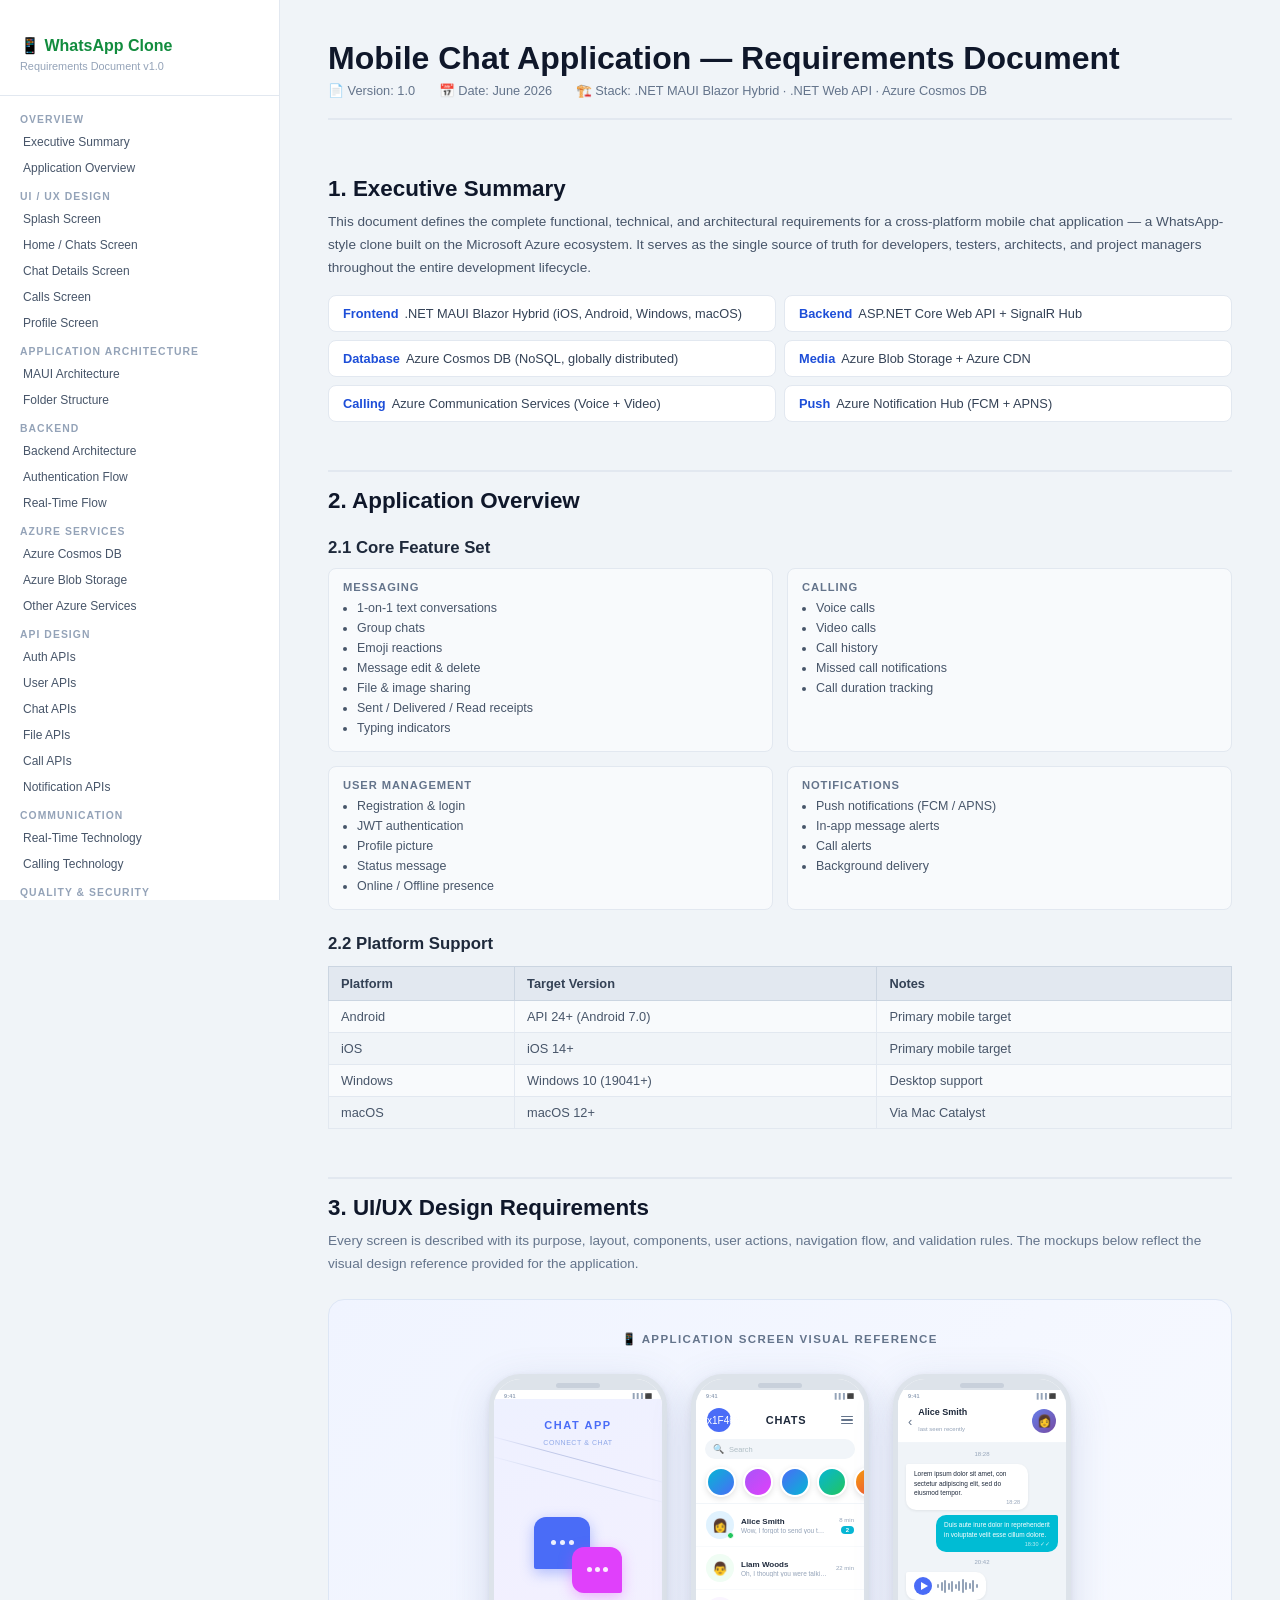
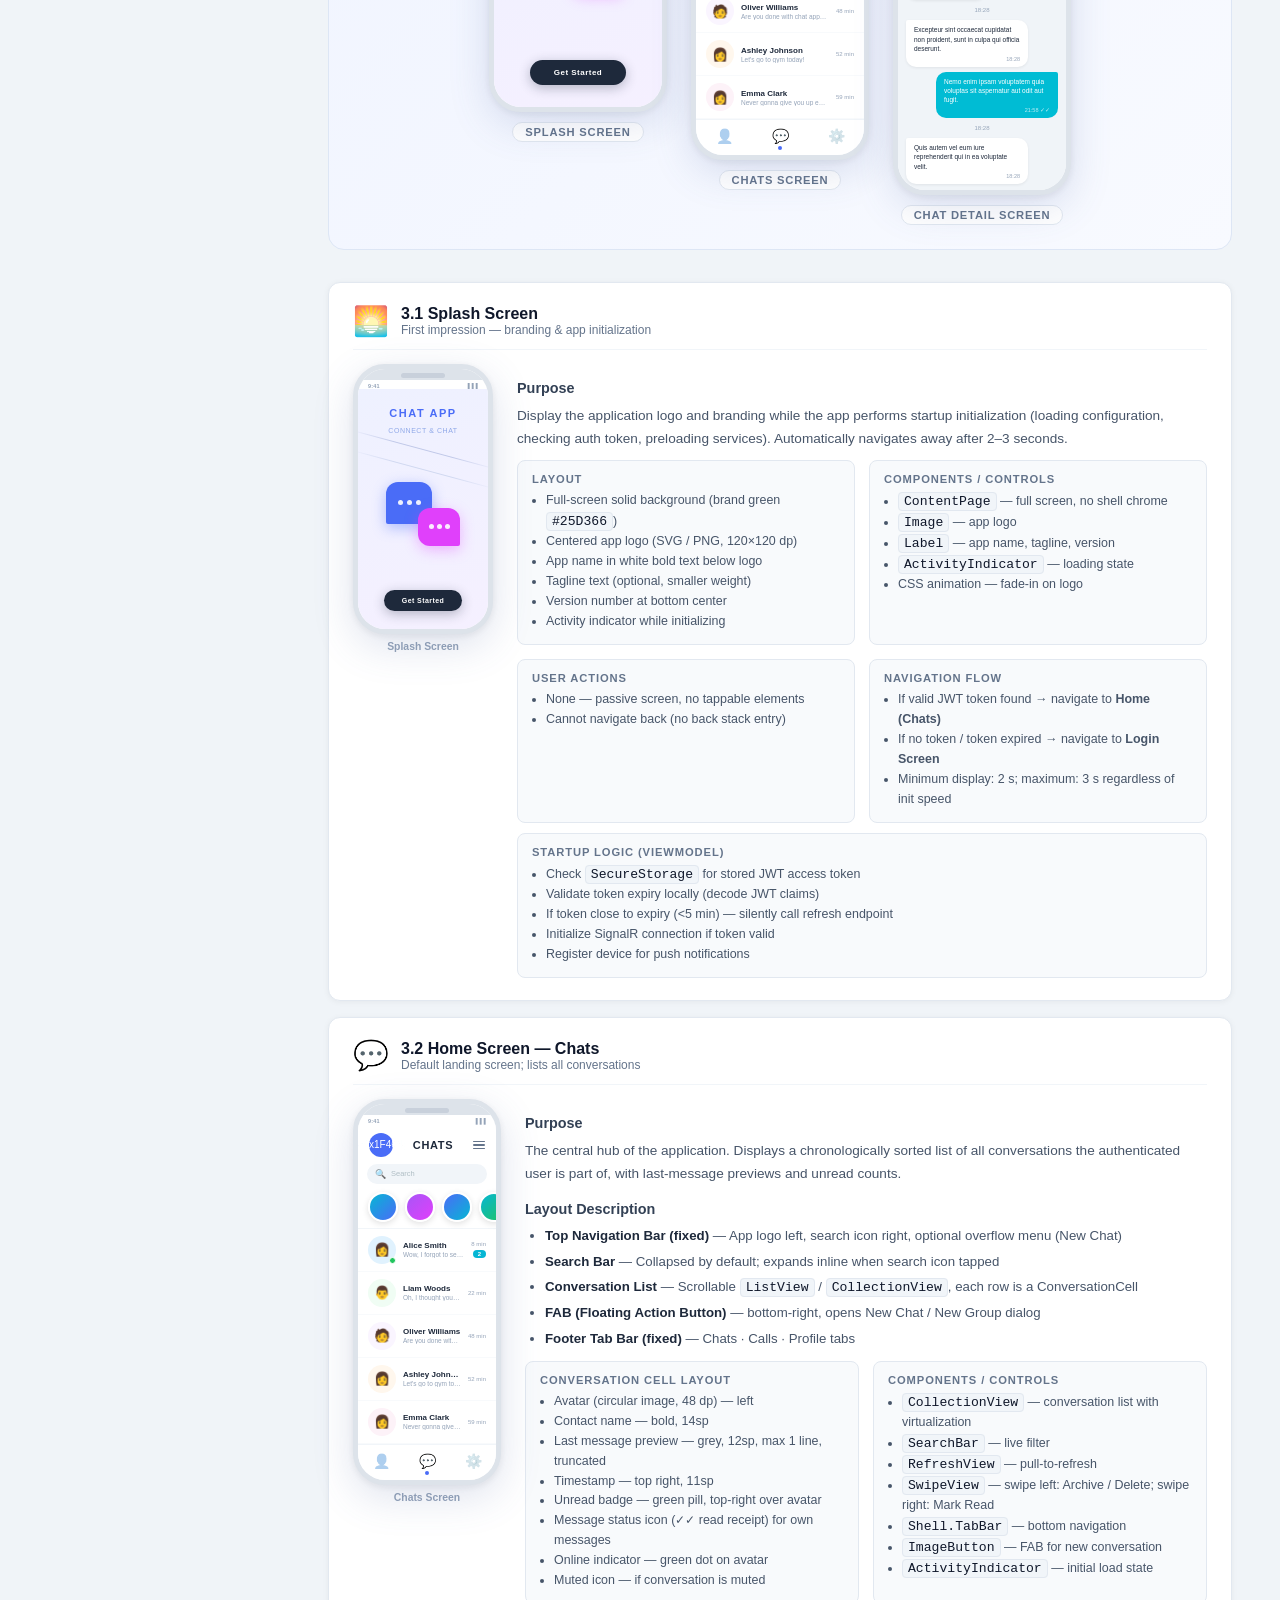
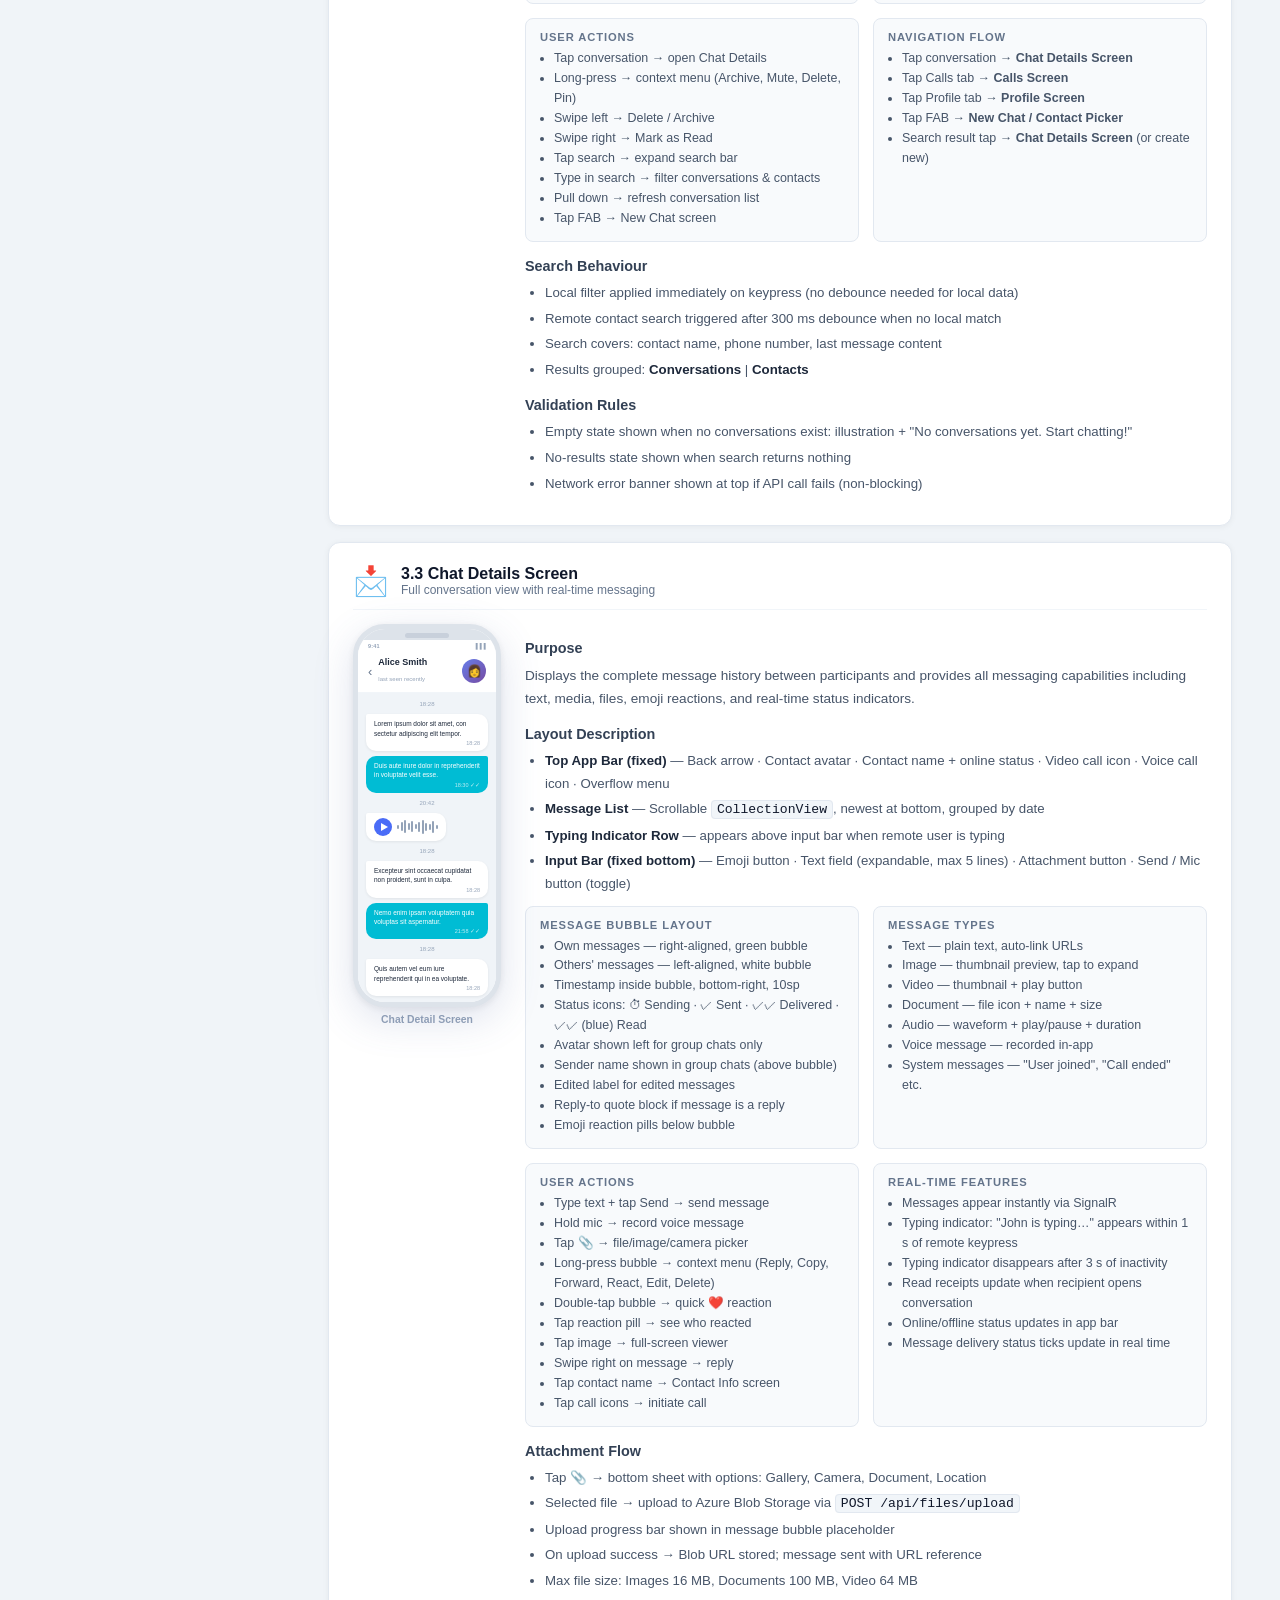
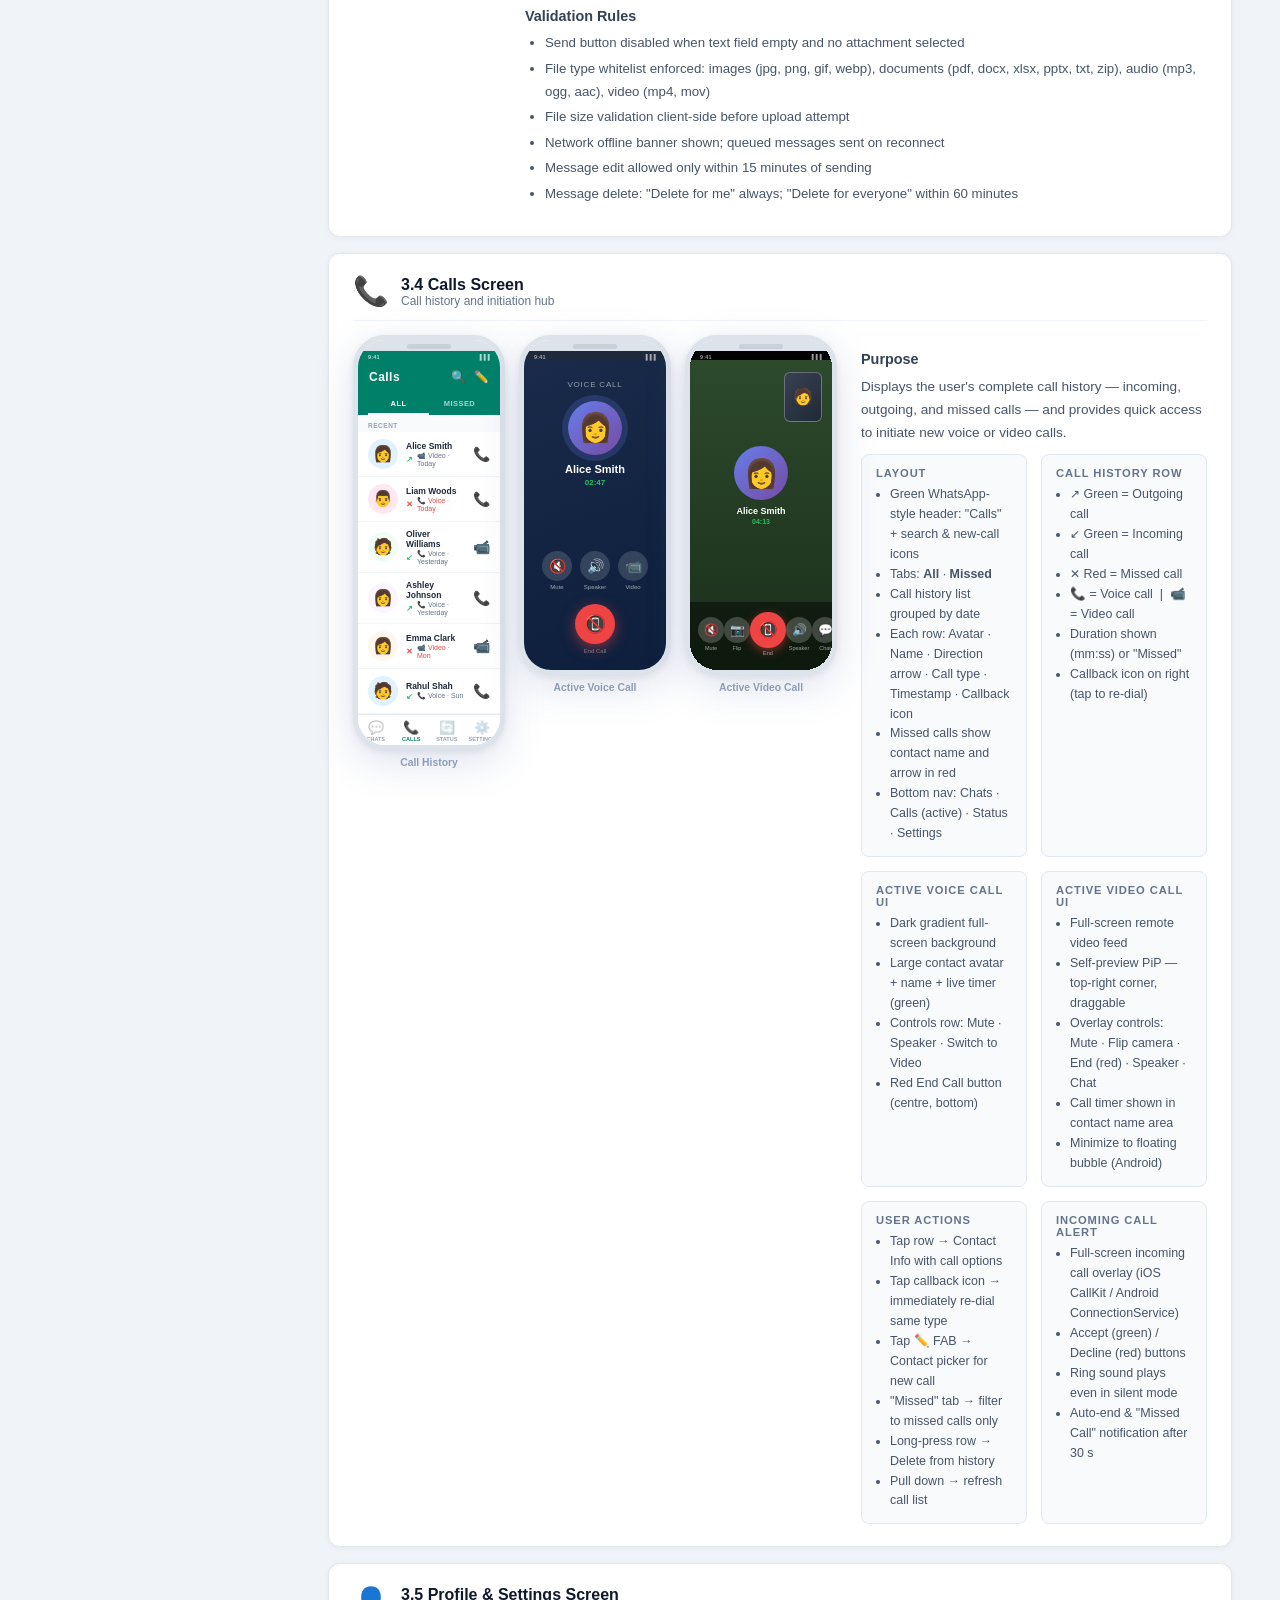
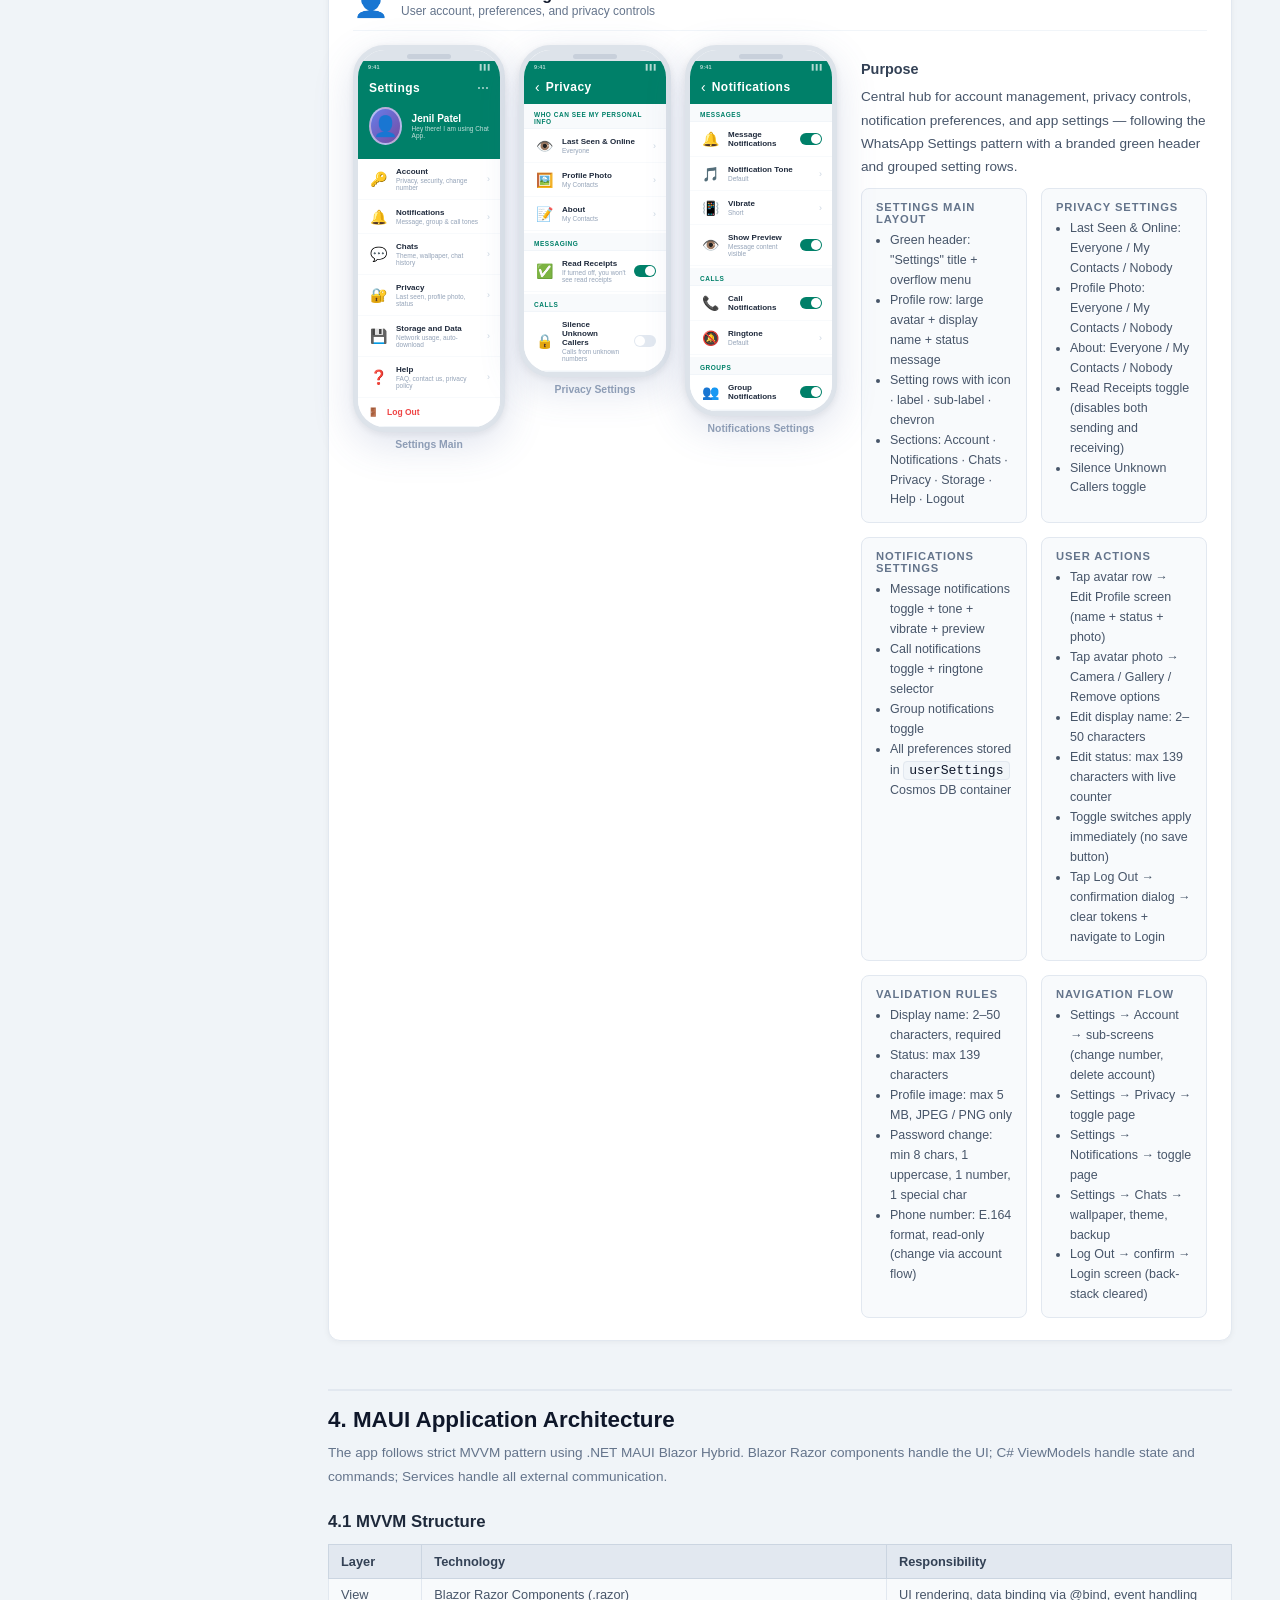
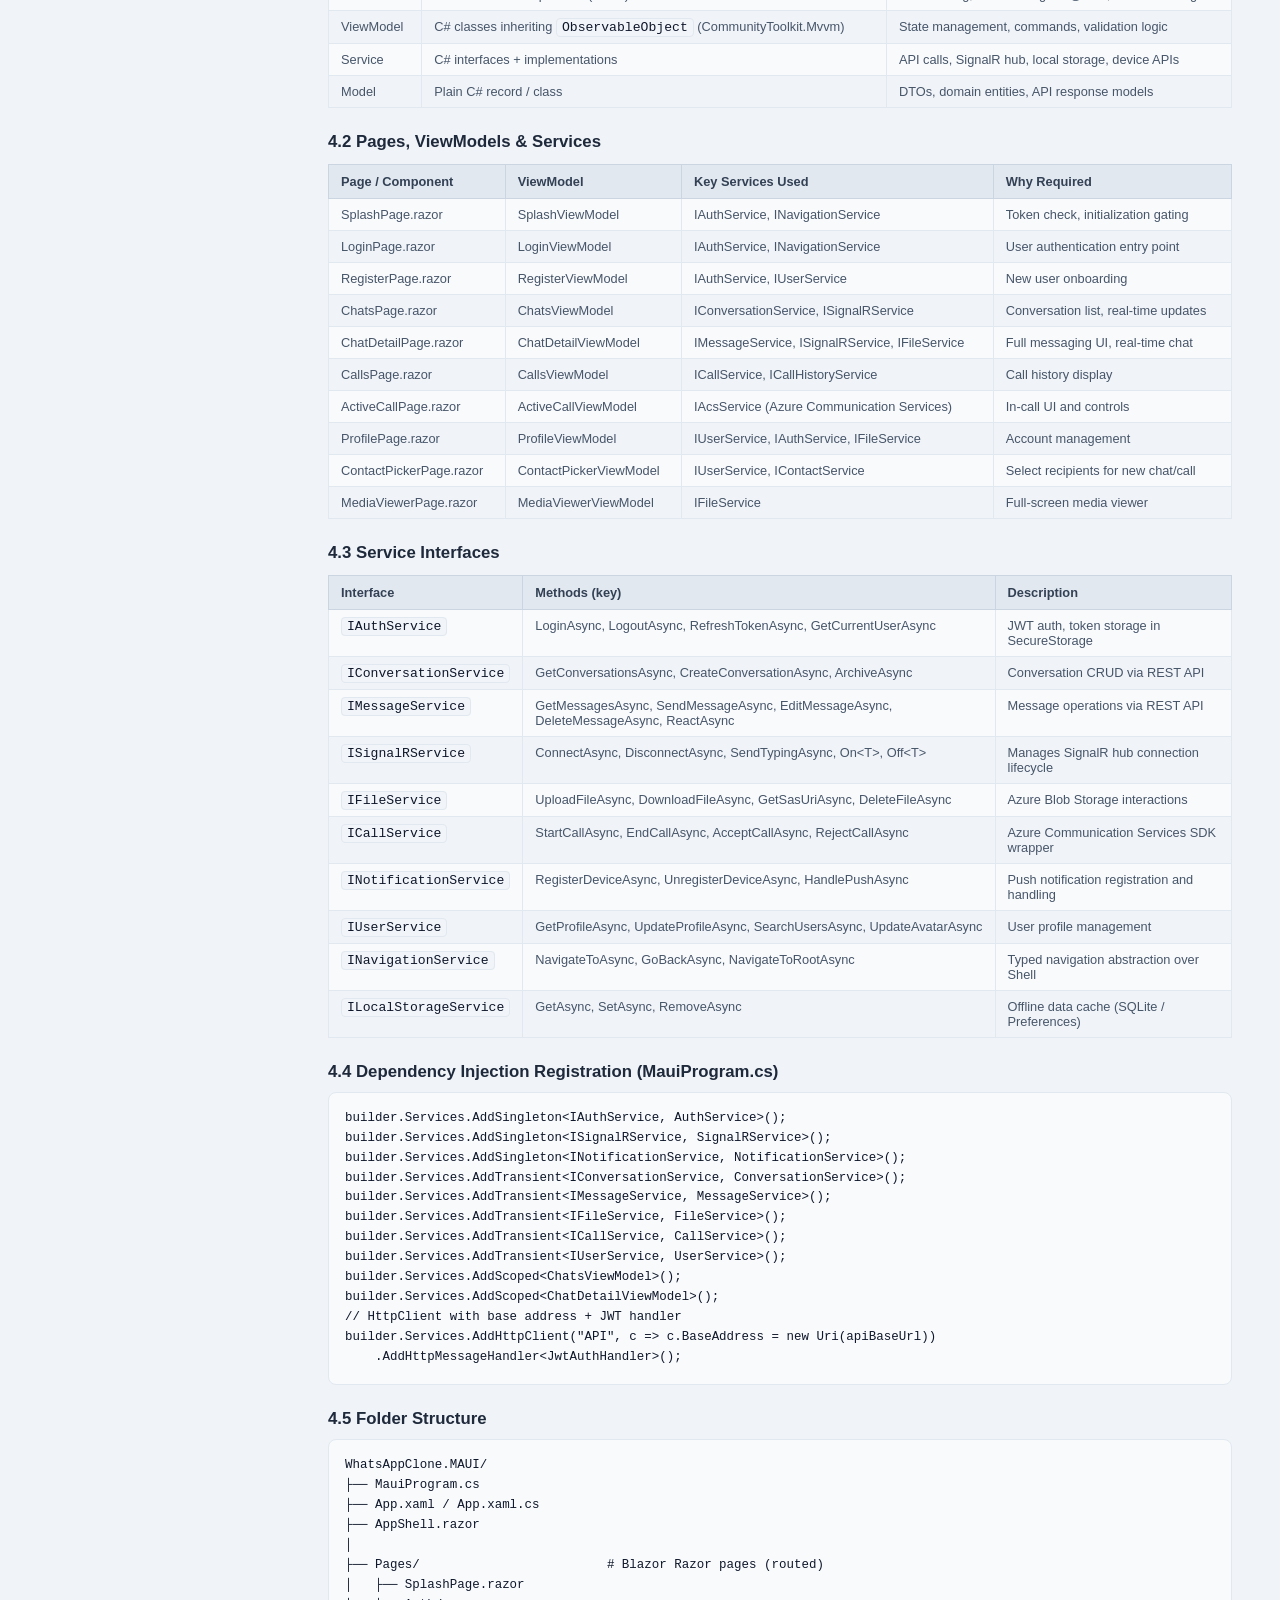
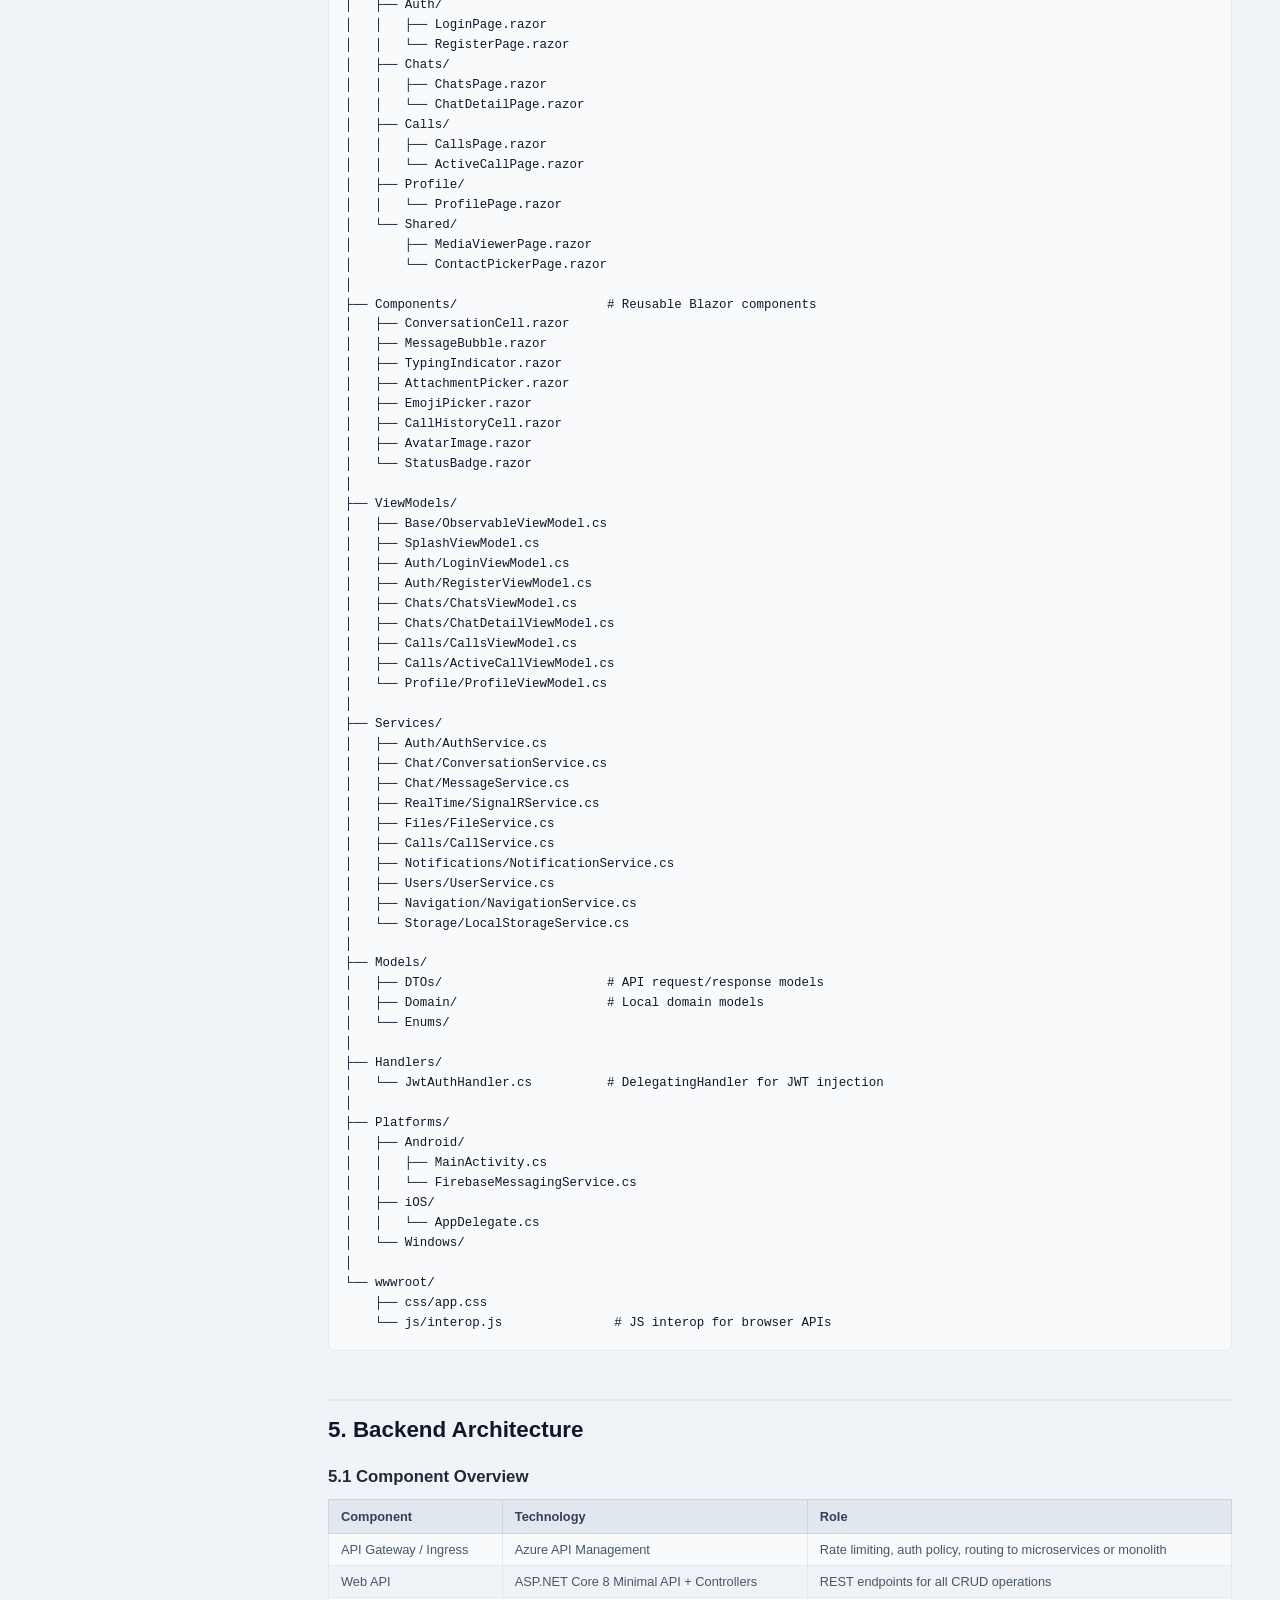
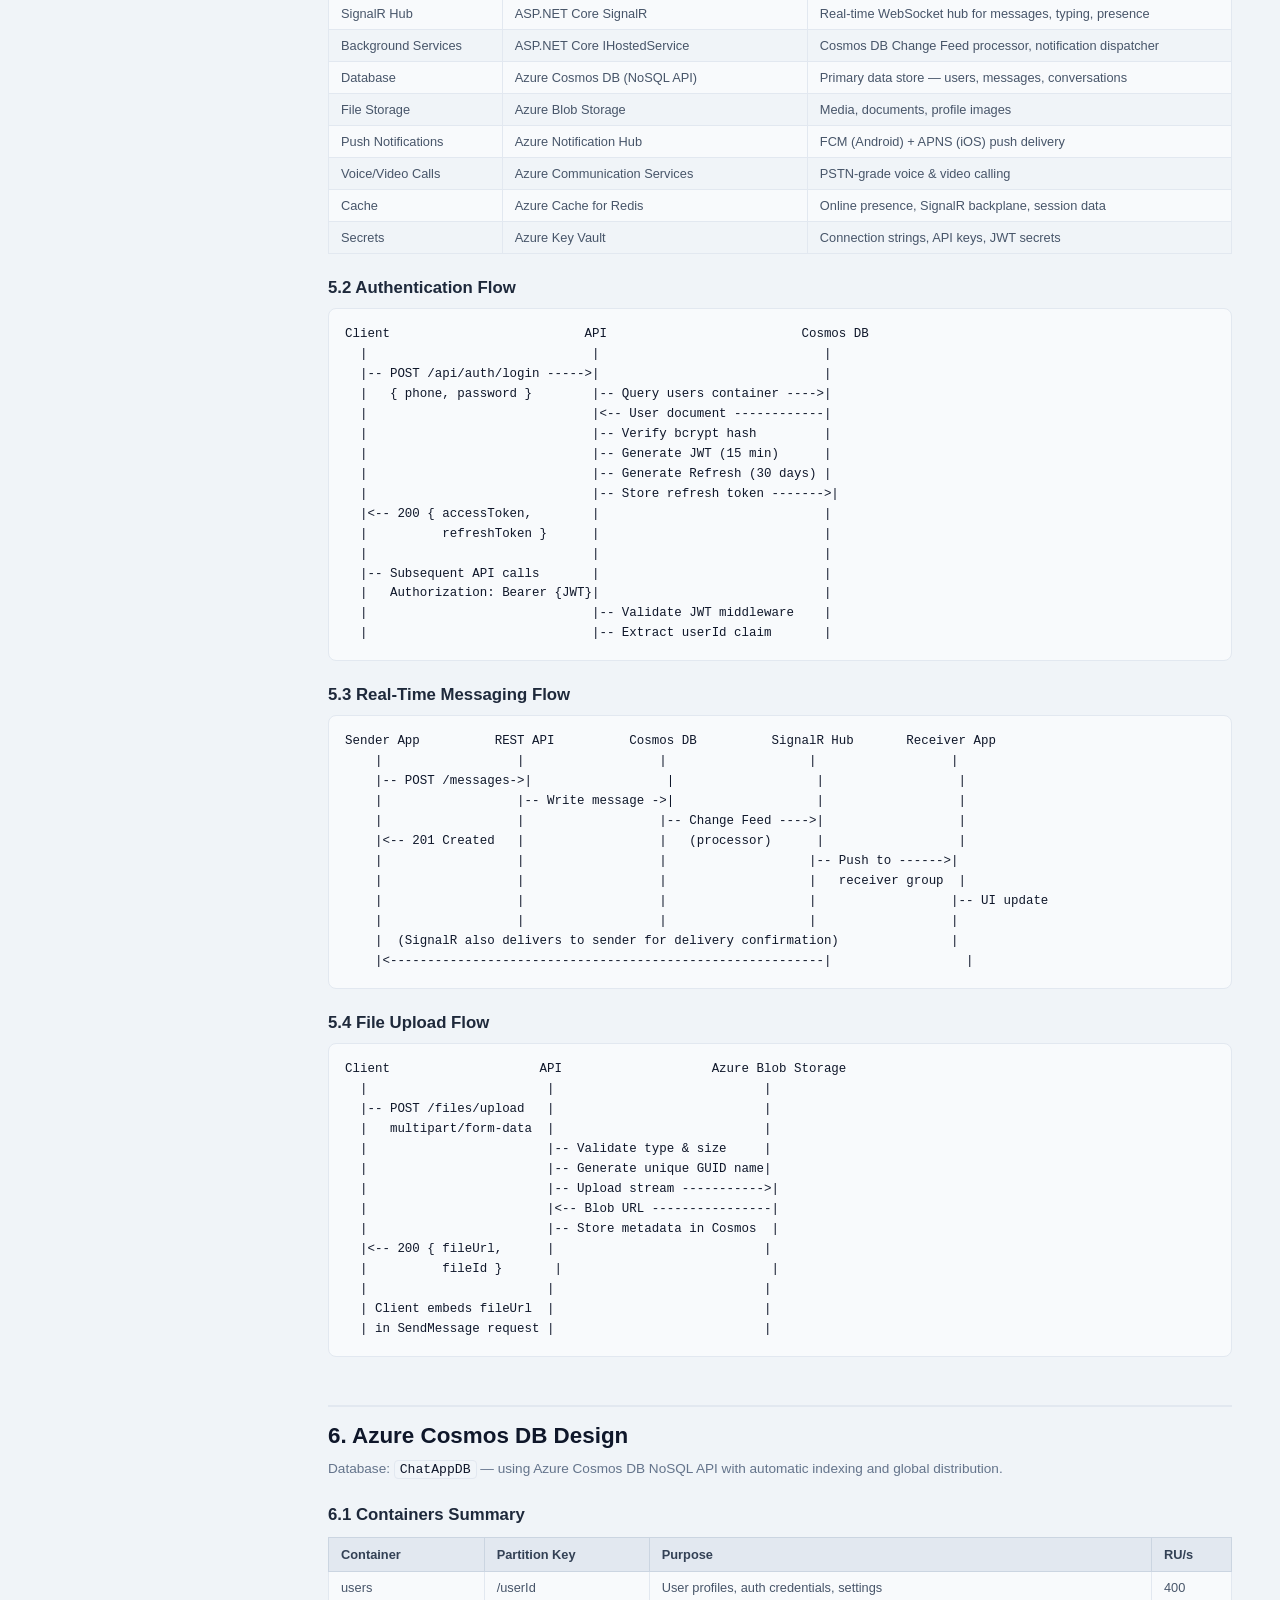
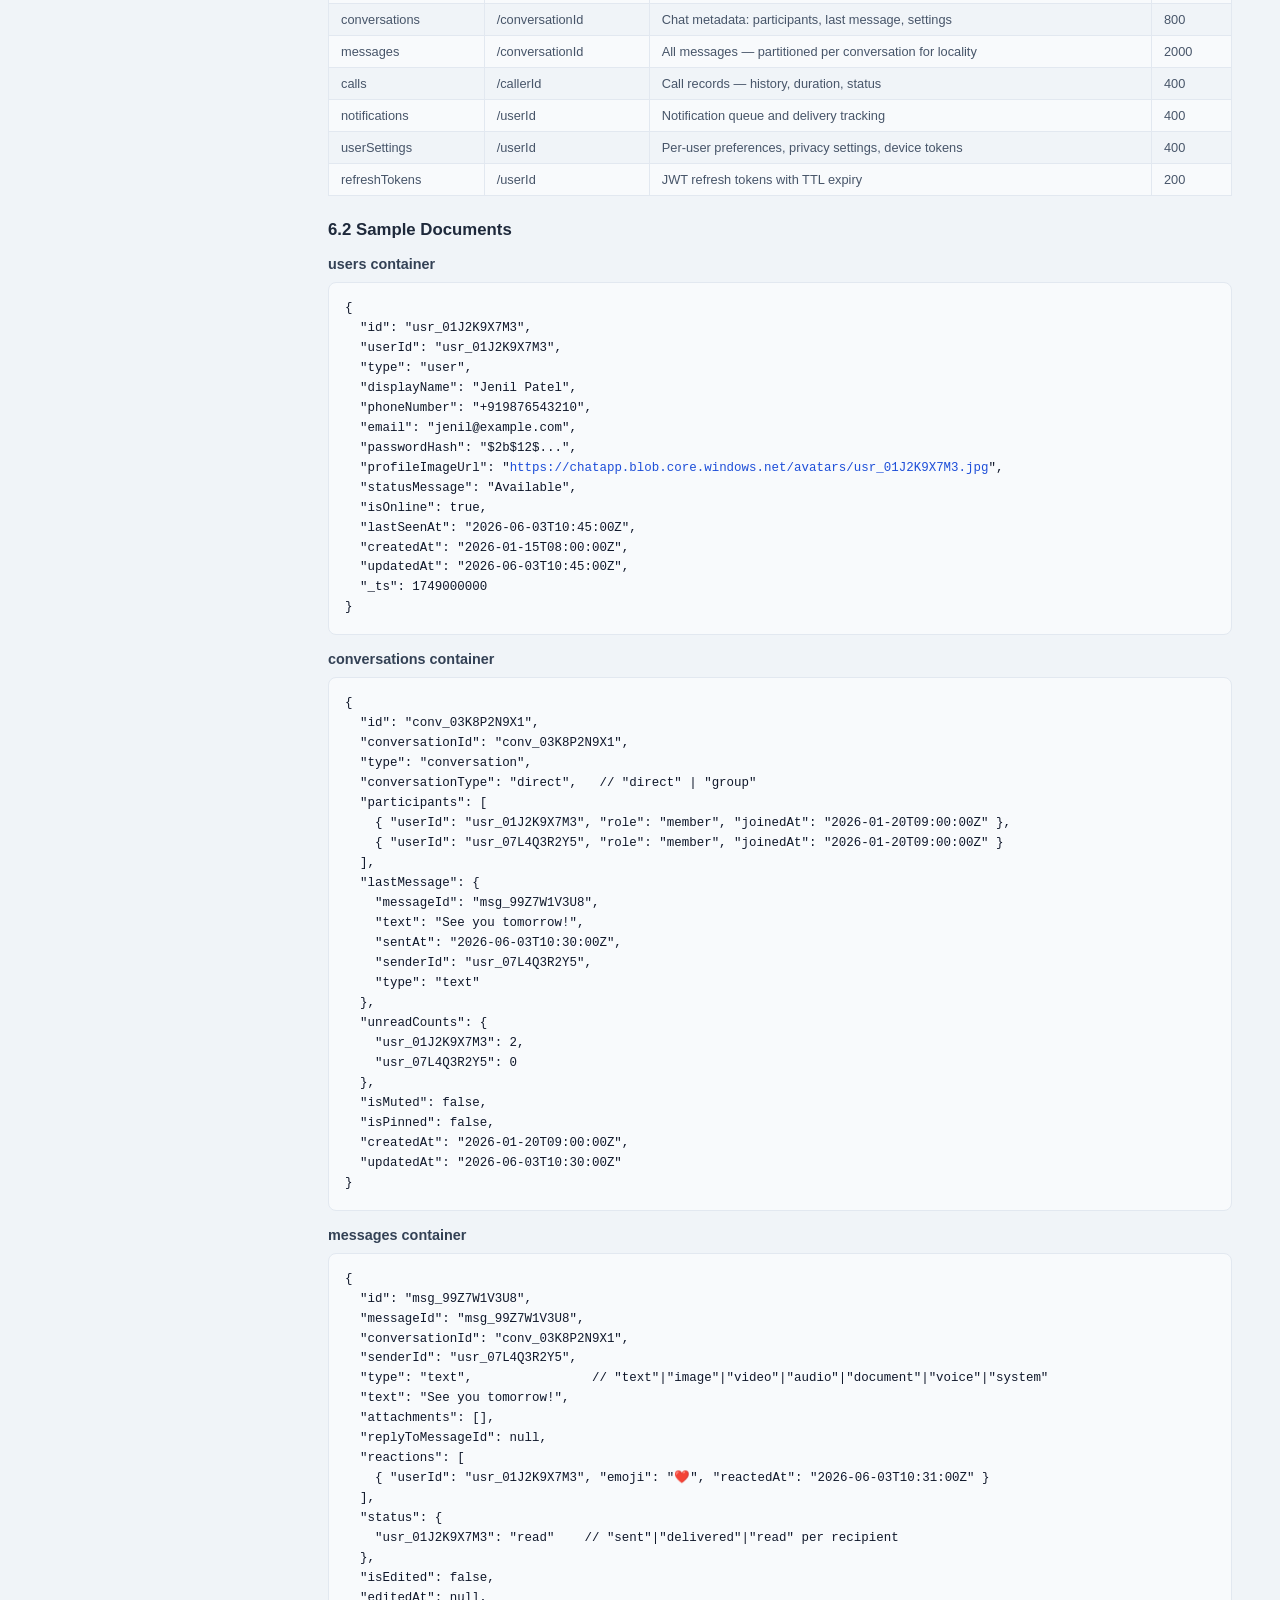
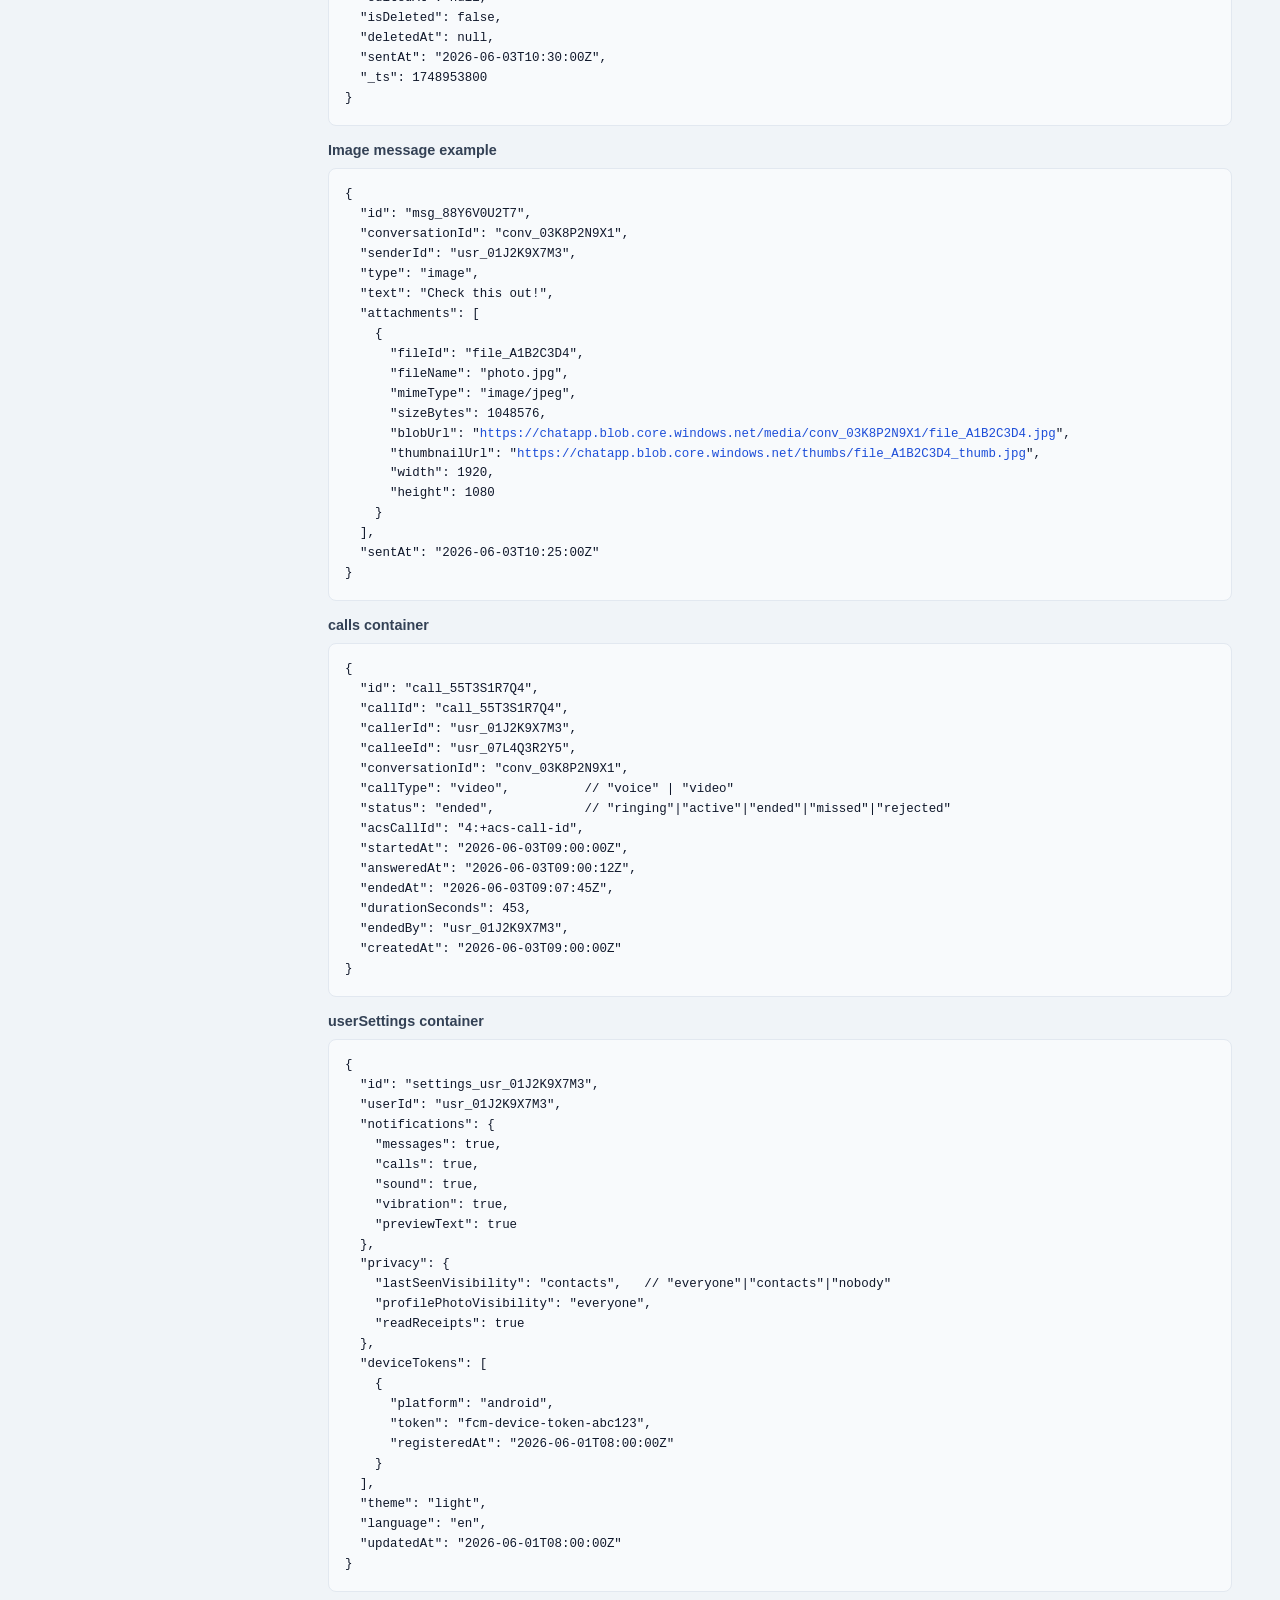
<file: AzureForgeAI Messaging Requirements Document.html>
<!DOCTYPE html>
<!-- saved from url=(0089)file:///C:/Users/Tmd11/OneDrive/Documents/EWO%20360%C2%B0/Projects/SSMS/requirements.html -->
<html lang="en"><head><meta http-equiv="Content-Type" content="text/html; charset=UTF-8">

<meta name="viewport" content="width=device-width,initial-scale=1.0">
<title>WhatsApp Clone — Requirements Document</title>
<style>
*{box-sizing:border-box;margin:0;padding:0}
body{font-family:'Segoe UI',Tahoma,Geneva,Verdana,sans-serif;background:#f0f4f8;color:#1e293b;display:flex;min-height:100vh}
a{color:#1d4ed8;text-decoration:none}
a:hover{text-decoration:underline}
code{font-family:'Consolas','Courier New',monospace;font-size:0.82rem;background:#f1f5f9;border:1px solid #e2e8f0;border-radius:4px;padding:1px 5px;color:#0f172a}
pre{background:#f8fafc;border:1px solid #e2e8f0;border-radius:8px;padding:16px;overflow-x:auto;font-size:0.78rem;line-height:1.6;color:#1e293b;margin:10px 0}
pre code{background:none;border:none;padding:0;font-size:inherit}
table{width:100%;border-collapse:collapse;margin:12px 0;font-size:0.8rem}
th{background:#e2e8f0;color:#334155;font-weight:700;padding:9px 12px;text-align:left;border:1px solid #cbd5e1}
td{padding:8px 12px;border:1px solid #e2e8f0;color:#475569;vertical-align:top}
tr:nth-child(even) td{background:#f8fafc}

/* &#x2500;&#x2500; Sidebar &#x2500;&#x2500; */
#sidebar{width:280px;flex-shrink:0;background:#ffffff;border-right:1px solid #e2e8f0;height:100vh;position:sticky;top:0;overflow-y:auto;padding:20px 0}
#sidebar .logo{padding:16px 20px 12px;border-bottom:1px solid #e2e8f0;margin-bottom:8px}
#sidebar .logo h2{font-size:1rem;color:#128c3e;font-weight:700}
#sidebar .logo p{font-size:0.68rem;color:#94a3b8;margin-top:2px}
#sidebar ul{list-style:none}
#sidebar ul li a{display:block;padding:6px 20px;font-size:0.75rem;color:#475569;border-left:3px solid transparent;transition:all .15s}
#sidebar ul li a:hover{background:#f0f4f8;color:#1d4ed8;text-decoration:none}
#sidebar ul li a.active{border-left-color:#22c55e;background:#f0fdf4;color:#128c3e;font-weight:600}
#sidebar .nav-group{padding:10px 20px 4px;font-size:0.65rem;font-weight:700;text-transform:uppercase;letter-spacing:.1em;color:#94a3b8}

/* &#x2500;&#x2500; Main content &#x2500;&#x2500; */
#main{flex:1;padding:40px 48px;max-width:calc(100% - 280px);overflow-x:hidden}
@media(max-width:900px){#sidebar{display:none}#main{max-width:100%;padding:24px 16px}}

/* &#x2500;&#x2500; Headings &#x2500;&#x2500; */
h1.doc-title{font-size:2rem;color:#0f172a;font-weight:800;margin-bottom:6px}
.doc-meta{font-size:0.8rem;color:#64748b;margin-bottom:40px;padding-bottom:20px;border-bottom:2px solid #e2e8f0}
.doc-meta span{margin-right:20px}
h2.section-title{font-size:1.4rem;color:#0f172a;font-weight:700;margin:48px 0 6px;padding-top:16px;border-top:2px solid #e2e8f0}
h2.section-title:first-of-type{border-top:none;margin-top:0}
.section-desc{font-size:0.85rem;color:#64748b;margin-bottom:24px}
h3{font-size:1.05rem;color:#1e293b;font-weight:700;margin:24px 0 10px}
h4{font-size:0.9rem;color:#334155;font-weight:700;margin:16px 0 8px}
h5{font-size:0.82rem;color:#475569;font-weight:700;margin:12px 0 6px;text-transform:uppercase;letter-spacing:.06em}
p{font-size:0.85rem;color:#475569;line-height:1.7;margin:8px 0}
ul.doc-list,ol.doc-list{margin:8px 0 8px 20px}
ul.doc-list li,ol.doc-list li{font-size:0.83rem;color:#475569;line-height:1.7;margin-bottom:3px}
ul.doc-list li strong,ol.doc-list li strong{color:#1e293b}

/* &#x2500;&#x2500; Cards / Boxes &#x2500;&#x2500; */
.info-box{background:#eff6ff;border:1.5px solid #bfdbfe;border-radius:10px;padding:16px 18px;margin:12px 0}
.info-box.green{background:#f0fdf4;border-color:#bbf7d0}
.info-box.amber{background:#fffbeb;border-color:#fde68a}
.info-box.purple{background:#faf5ff;border-color:#e9d5ff}
.info-box.red{background:#fff1f2;border-color:#fecdd3}
.info-box h4{margin:0 0 6px;font-size:0.82rem}
.info-box.green h4{color:#166534}
.info-box.amber h4{color:#92400e}
.info-box.purple h4{color:#6b21a8}
.info-box.red h4{color:#9f1239}
.info-box p,.info-box li{font-size:0.8rem}

/* &#x2500;&#x2500; Screen card &#x2500;&#x2500; */
.screen-card{background:#ffffff;border:1.5px solid #e2e8f0;border-radius:12px;padding:22px 24px;margin:16px 0;box-shadow:0 1px 6px rgba(0,0,0,.05)}
.screen-card .screen-header{display:flex;align-items:center;gap:12px;margin-bottom:14px;padding-bottom:12px;border-bottom:1px solid #f1f5f9}
.screen-card .screen-icon{font-size:1.8rem;line-height:1}
.screen-card .screen-name{font-size:1rem;font-weight:700;color:#0f172a}
.screen-card .screen-purpose{font-size:0.75rem;color:#64748b}
.screen-grid{display:grid;grid-template-columns:1fr 1fr;gap:14px;margin-top:10px}
@media(max-width:700px){.screen-grid{grid-template-columns:1fr}}
.sg-cell{background:#f8fafc;border:1px solid #e2e8f0;border-radius:8px;padding:12px 14px}
.sg-cell h5{margin:0 0 6px;font-size:0.7rem;color:#64748b;text-transform:uppercase;letter-spacing:.08em;font-weight:700}
.sg-cell ul{margin:0;padding-left:14px}
.sg-cell ul li{font-size:0.78rem;color:#475569;line-height:1.6}

/* &#x2500;&#x2500; API card &#x2500;&#x2500; */
.api-card{background:#ffffff;border:1.5px solid #e2e8f0;border-radius:10px;margin:14px 0;overflow:hidden;box-shadow:0 1px 4px rgba(0,0,0,.04)}
.api-header{display:flex;align-items:center;gap:10px;padding:12px 16px;border-bottom:1px solid #f1f5f9}
.method{font-size:0.7rem;font-weight:800;padding:3px 8px;border-radius:5px;letter-spacing:.06em}
.method.GET{background:#dcfce7;color:#166534}
.method.POST{background:#dbeafe;color:#1e40af}
.method.PUT{background:#fef3c7;color:#92400e}
.method.DELETE{background:#fce7f3;color:#9d174d}
.method.PATCH{background:#f3e8ff;color:#6b21a8}
.api-endpoint{font-family:'Consolas',monospace;font-size:0.82rem;color:#1e293b;font-weight:600}
.api-desc{font-size:0.75rem;color:#64748b;margin-left:auto}
.api-body{padding:14px 16px}

/* &#x2500;&#x2500; Badge chips &#x2500;&#x2500; */
.chip{display:inline-block;font-size:0.65rem;font-weight:700;padding:2px 8px;border-radius:20px;margin:2px}
.chip.blue{background:#dbeafe;color:#1e40af}
.chip.green{background:#dcfce7;color:#166534}
.chip.purple{background:#f3e8ff;color:#6b21a8}
.chip.amber{background:#fef3c7;color:#92400e}
.chip.cyan{background:#cffafe;color:#155e75}
.chip.red{background:#fce7f3;color:#9d174d}
.chip.slate{background:#f1f5f9;color:#475569}

/* &#x2500;&#x2500; Comparison table highlight &#x2500;&#x2500; */
.rec-row td{background:#f0fdf4 !important;font-weight:600;color:#166534}

/* &#x2500;&#x2500; User story card &#x2500;&#x2500; */
.story-card{background:#ffffff;border:1.5px solid #e2e8f0;border-radius:10px;padding:16px 18px;margin:10px 0;box-shadow:0 1px 4px rgba(0,0,0,.04)}
.story-id{font-size:0.7rem;font-weight:700;color:#64748b;letter-spacing:.06em;margin-bottom:4px}
.story-title{font-size:0.88rem;font-weight:700;color:#0f172a;margin-bottom:8px}
.story-body{font-size:0.8rem;color:#475569;font-style:italic;margin-bottom:10px;border-left:3px solid #e2e8f0;padding-left:10px}
.story-criteria{font-size:0.78rem;color:#475569}
.story-criteria li{margin-bottom:3px}
.story-meta{display:flex;gap:8px;flex-wrap:wrap;margin-top:10px;padding-top:10px;border-top:1px solid #f1f5f9}

.toc-grid{display:grid;grid-template-columns:1fr 1fr;gap:8px;margin:16px 0}
@media(max-width:600px){.toc-grid{grid-template-columns:1fr}}
.toc-item{background:#ffffff;border:1px solid #e2e8f0;border-radius:8px;padding:10px 14px;font-size:0.8rem}
.toc-item .toc-num{font-weight:700;color:#1d4ed8;margin-right:6px}
.toc-item .toc-label{color:#334155}

hr.divider{border:none;border-top:1px solid #e2e8f0;margin:32px 0}

/* &#x2500;&#x2500; WhatsApp-style Calls screen &#x2500;&#x2500; */
.wa-calls-header{background:#008069;padding:10px 11px 8px;display:flex;align-items:center;justify-content:space-between}
.wa-calls-title{font-size:12px;font-weight:900;color:white;letter-spacing:.04em}
.wa-calls-icons{display:flex;gap:8px;align-items:center}
.wa-calls-icons span{font-size:12px;color:white;opacity:.9}
.wa-tabs{display:flex;background:#008069;padding:0 10px}
.wa-tab{flex:1;text-align:center;font-size:7.5px;font-weight:800;padding:7px 0 5px;color:rgba(255,255,255,0.65);letter-spacing:.06em;text-transform:uppercase;border-bottom:2px solid transparent}
.wa-tab.act{color:white;border-bottom-color:white}
.wa-fav-label{font-size:6.5px;font-weight:700;color:#94a3b8;padding:7px 10px 3px;text-transform:uppercase;letter-spacing:.08em;background:#f8fafc}
.citem{display:flex;align-items:center;gap:8px;padding:7px 10px;border-bottom:1px solid #f1f5f9;background:white}
.citem-av{width:30px;height:30px;border-radius:50%;display:flex;align-items:center;justify-content:center;font-size:16px;flex-shrink:0}
.citem-info{flex:1;min-width:0}
.citem-name{font-size:8.5px;font-weight:700;color:#1e293b}
.citem-detail{display:flex;align-items:center;gap:4px;margin-top:1px}
.citem-arrow{font-size:8px;font-weight:700}
.citem-arrow.out{color:#22c55e}
.citem-arrow.in{color:#22c55e}
.citem-arrow.missed{color:#ef4444}
.citem-type{font-size:7px;color:#64748b}
.citem-time{font-size:6.5px;color:#94a3b8}
.citem-right{display:flex;align-items:center;gap:5px;flex-shrink:0}
.citem-cb{font-size:14px;color:#008069}
.wa-bnav{display:flex;border-top:1px solid #e2e8f0;background:white;padding:5px 0 3px}
.wa-bnav-item{flex:1;display:flex;flex-direction:column;align-items:center;gap:1px}
.wa-bnav-item .icon{font-size:13px;opacity:.4}
.wa-bnav-item.act .icon{opacity:1}
.wa-bnav-item .lbl{font-size:5.5px;color:#94a3b8;font-weight:700;text-transform:uppercase}
.wa-bnav-item.act .lbl{color:#008069}
.wa-bnav-item.act .icon{filter:none}

/* &#x2500;&#x2500; WhatsApp-style Profile/Settings screen &#x2500;&#x2500; */
.wa-prof-header{background:#008069;padding:11px 11px 14px}
.wa-prof-header-top{display:flex;align-items:center;justify-content:space-between;margin-bottom:12px}
.wa-prof-header-title{font-size:12px;font-weight:900;color:white;letter-spacing:.04em}
.wa-prof-header-icons{font-size:12px;color:rgba(255,255,255,.85)}
.wa-prof-avatar-row{display:flex;align-items:center;gap:10px}
.wa-big-av{width:38px;height:38px;border-radius:50%;background:linear-gradient(135deg,#667eea,#764ba2);display:flex;align-items:center;justify-content:center;font-size:20px;border:2px solid rgba(255,255,255,.5)}
.wa-prof-name{font-size:10px;font-weight:800;color:white}
.wa-prof-status{font-size:6.5px;color:rgba(255,255,255,.75);margin-top:1px}
.wa-section{background:white;margin-top:0;border-bottom:1px solid #f1f5f9}
.wa-section-label{font-size:6.5px;font-weight:700;color:#008069;padding:7px 10px 3px;text-transform:uppercase;letter-spacing:.08em;background:#f8fafc;border-bottom:1px solid #f1f5f9}
.wa-srow{display:flex;align-items:center;gap:8px;padding:8px 10px;border-bottom:1px solid #f8fafc}
.wa-srow-icon{font-size:14px;width:20px;text-align:center;flex-shrink:0}
.wa-srow-body{flex:1;min-width:0}
.wa-srow-label{font-size:8px;font-weight:600;color:#1e293b}
.wa-srow-sub{font-size:6.5px;color:#94a3b8;margin-top:1px}
.wa-srow-chev{font-size:9px;color:#cbd5e1;flex-shrink:0}
.wa-toggle{width:22px;height:12px;background:#008069;border-radius:6px;position:relative;flex-shrink:0}
.wa-toggle::after{content:'';position:absolute;right:1px;top:1px;width:10px;height:10px;background:white;border-radius:50%}
.wa-toggle.off{background:#e2e8f0}
.wa-toggle.off::after{right:auto;left:1px}
.wa-logout-row{display:flex;align-items:center;gap:8px;padding:9px 10px}
.wa-logout-row span{font-size:8.5px;font-weight:700;color:#ef4444}
.wa-logout-icon{font-size:13px}

/* &#x2500;&#x2500; Phone Mockup Showcase &#x2500;&#x2500; */
.mockup-showcase{background:linear-gradient(135deg,#f0f4ff 0%,#f8faff 100%);border:1.5px solid #dde6f5;border-radius:16px;padding:32px 20px 24px;margin:0 0 32px}
.mockup-showcase-title{text-align:center;font-size:0.72rem;font-weight:700;color:#64748b;text-transform:uppercase;letter-spacing:.12em;margin-bottom:28px}
.mockup-phones{display:flex;gap:24px;justify-content:center;align-items:flex-start;flex-wrap:wrap}
.phone-device{display:flex;flex-direction:column;align-items:center;gap:10px}
.phone-device .phone-label{font-size:0.7rem;font-weight:700;color:#64748b;text-transform:uppercase;letter-spacing:.07em;background:white;border:1px solid #e2e8f0;border-radius:20px;padding:3px 12px}

/* phone shell */
.ph{width:178px;background:white;border-radius:32px;border:5px solid #dde3ea;box-shadow:0 12px 40px rgba(80,100,160,0.18),0 2px 8px rgba(0,0,0,0.08);overflow:hidden;position:relative}
.ph-notch{background:#dde3ea;height:11px;display:flex;justify-content:center;align-items:flex-end;padding-bottom:2px}
.ph-notch-pill{width:44px;height:5px;background:#c8d0db;border-radius:3px}
.ph-status{display:flex;justify-content:space-between;padding:3px 10px 0;font-size:5.5px;color:#94a3b8;font-weight:700;letter-spacing:.04em}

/* &#x2500;&#x2500; SPLASH screen &#x2500;&#x2500; */
.splash-bg{background:linear-gradient(160deg,#eef1ff 0%,#f5f0ff 100%);padding:14px 16px 18px;min-height:308px;display:flex;flex-direction:column;align-items:center;justify-content:space-between;position:relative;overflow:hidden}
.splash-diag{position:absolute;top:60px;left:-10px;right:-10px;height:1px;background:linear-gradient(90deg,transparent,#c0c8e8 30%,#c0c8e8 70%,transparent);transform:rotate(15deg);transform-origin:center}
.splash-diag2{position:absolute;top:80px;left:-10px;right:-10px;height:1px;background:linear-gradient(90deg,transparent,#d0d8f0 30%,#d0d8f0 70%,transparent);transform:rotate(15deg);transform-origin:center}
.splash-title-wrap{text-align:center;margin-top:6px}
.splash-app-title{font-size:11px;font-weight:900;color:#4a6cf7;letter-spacing:.14em;display:block}
.splash-app-sub{font-size:7px;color:#8fa8e8;letter-spacing:.08em}
.splash-bubbles{position:relative;width:88px;height:76px;margin:8px auto}
.splash-bubble-1{position:absolute;top:0;left:0;width:56px;height:52px;background:#4a6cf7;border-radius:12px 12px 12px 2px;display:flex;align-items:center;justify-content:center;gap:4px;box-shadow:0 4px 14px rgba(74,108,247,0.4)}
.splash-bubble-2{position:absolute;bottom:0;right:0;width:50px;height:46px;background:#e040fb;border-radius:12px 12px 2px 12px;display:flex;align-items:center;justify-content:center;gap:3px;box-shadow:0 4px 14px rgba(224,64,251,0.35)}
.b-dot{width:5px;height:5px;border-radius:50%;background:rgba(255,255,255,0.9)}
.splash-cta{background:#1e293b;color:white;border-radius:22px;padding:8px 24px;font-size:8px;font-weight:800;letter-spacing:.06em;text-align:center;margin-bottom:4px;box-shadow:0 3px 12px rgba(30,41,59,0.3)}

/* &#x2500;&#x2500; CHATS screen &#x2500;&#x2500; */
.ch-header{display:flex;align-items:center;justify-content:space-between;padding:9px 11px 7px;background:white}
.ch-hav{width:24px;height:24px;border-radius:50%;background:#4a6cf7;display:flex;align-items:center;justify-content:center}
.ch-hav::after{content:'&#x1F464;';font-size:10px;filter:brightness(10)}
.ch-htitle{font-size:11px;font-weight:900;color:#1e293b;letter-spacing:.06em}
.ch-hmenu{display:flex;flex-direction:column;gap:2px;justify-content:center}
.ch-hmenu span{display:block;width:12px;height:1.5px;background:#64748b;border-radius:1px}
.ch-search{margin:0 9px 0;background:#f1f5f9;border-radius:10px;display:flex;align-items:center;gap:5px;padding:5px 8px}
.ch-search-icon{font-size:9px;color:#94a3b8}
.ch-search-text{font-size:7.5px;color:#b0bec5}
.ch-stories{display:flex;gap:7px;padding:8px 10px 6px;border-bottom:1px solid #f1f5f9}
.story-c{width:30px;height:30px;border-radius:50%;flex-shrink:0;border:2px solid white;box-shadow:0 2px 6px rgba(0,0,0,0.12)}
.ci{display:flex;align-items:center;gap:7px;padding:7px 10px;border-bottom:1px solid #f8fafc}
.ci-av{width:28px;height:28px;border-radius:50%;flex-shrink:0;font-size:13px;display:flex;align-items:center;justify-content:center;position:relative}
.ci-av .g-dot{position:absolute;bottom:0;right:0;width:7px;height:7px;border-radius:50%;background:#22c55e;border:1.5px solid white}
.ci-info{flex:1;min-width:0}
.ci-name{font-size:8px;font-weight:700;color:#1e293b;white-space:nowrap;overflow:hidden;text-overflow:ellipsis}
.ci-prev{font-size:6.5px;color:#94a3b8;white-space:nowrap;overflow:hidden;text-overflow:ellipsis;max-width:86px;margin-top:1px}
.ci-right{display:flex;flex-direction:column;align-items:flex-end;gap:3px;flex-shrink:0}
.ci-time{font-size:6px;color:#94a3b8}
.ci-badge{background:#06b6d4;color:white;font-size:6px;font-weight:800;border-radius:8px;padding:1px 4px;min-width:13px;text-align:center}
.ch-bnav{display:flex;justify-content:space-around;padding:8px 0 5px;border-top:1px solid #f1f5f9;background:white}
.bn-icon{font-size:14px;opacity:0.35;display:flex;flex-direction:column;align-items:center}
.bn-icon.act{opacity:1}
.bn-dot{width:4px;height:4px;border-radius:50%;background:#4a6cf7;margin-top:2px}

/* &#x2500;&#x2500; CHAT DETAIL screen &#x2500;&#x2500; */
.cd-header{display:flex;align-items:center;gap:5px;padding:8px 10px 7px;background:white;border-bottom:1px solid #f1f5f9}
.cd-back{font-size:13px;color:#64748b;line-height:1;margin-right:1px}
.cd-name-wrap{flex:1}
.cd-name{font-size:9px;font-weight:800;color:#1e293b;display:block}
.cd-lastseen{font-size:6px;color:#94a3b8}
.cd-avatar{width:24px;height:24px;border-radius:50%;background:linear-gradient(135deg,#667eea,#764ba2);flex-shrink:0;font-size:12px;display:flex;align-items:center;justify-content:center}
.cd-msgs{padding:6px 8px;display:flex;flex-direction:column;gap:5px;background:#f0f4f8;min-height:268px}
.msg-ts{font-size:6px;color:#94a3b8;text-align:center;margin:2px 0}
.msg-r{align-self:flex-start;background:white;border-radius:2px 10px 10px 10px;padding:5px 8px;max-width:122px;box-shadow:0 1px 3px rgba(0,0,0,0.07)}
.msg-s{align-self:flex-end;background:#b2ebf2;border-radius:10px 2px 10px 10px;padding:5px 8px;max-width:122px}
.msg-s.teal{background:#00bcd4}
.mt{font-size:6.5px;color:#1e293b;line-height:1.45}
.msg-s .mt{color:#004d57}
.msg-s.teal .mt{color:white}
.mts{font-size:5.5px;color:#94a3b8;text-align:right;margin-top:2px}
.msg-s .mts{color:#26919e}
.msg-s.teal .mts{color:rgba(255,255,255,0.75)}
.voice-bubble{align-self:flex-start;background:white;border-radius:2px 10px 10px 10px;padding:5px 8px;max-width:130px;display:flex;align-items:center;gap:5px;box-shadow:0 1px 3px rgba(0,0,0,0.07)}
.v-play{width:18px;height:18px;border-radius:50%;background:#4a6cf7;display:flex;align-items:center;justify-content:center;flex-shrink:0}
.v-play::after{content:'';border-left:7px solid white;border-top:4px solid transparent;border-bottom:4px solid transparent;margin-left:2px}
.v-wave{display:flex;align-items:center;gap:1.5px;flex:1;height:16px}
.v-bar{border-radius:1px;background:#94a3b8;width:2px}
</style>
</head>
<body>

<!-- &#x2550;&#x2550;&#x2550;&#x2550;&#x2550;&#x2550;&#x2550;&#x2550;&#x2550;&#x2550;&#x2550; SIDEBAR &#x2550;&#x2550;&#x2550;&#x2550;&#x2550;&#x2550;&#x2550;&#x2550;&#x2550;&#x2550;&#x2550; -->
<nav id="sidebar">
  <div class="logo">
    <h2>📱 WhatsApp Clone</h2>
    <p>Requirements Document v1.0</p>
  </div>
  <ul>
    <li class="nav-group">Overview</li>
    <li><a href="file:///C:/Users/Tmd11/OneDrive/Documents/EWO%20360%C2%B0/Projects/SSMS/requirements.html#executive-summary">Executive Summary</a></li>
    <li><a href="file:///C:/Users/Tmd11/OneDrive/Documents/EWO%20360%C2%B0/Projects/SSMS/requirements.html#app-overview">Application Overview</a></li>

    <li class="nav-group">UI / UX Design</li>
    <li><a href="file:///C:/Users/Tmd11/OneDrive/Documents/EWO%20360%C2%B0/Projects/SSMS/requirements.html#splash">Splash Screen</a></li>
    <li><a href="file:///C:/Users/Tmd11/OneDrive/Documents/EWO%20360%C2%B0/Projects/SSMS/requirements.html#home">Home / Chats Screen</a></li>
    <li><a href="file:///C:/Users/Tmd11/OneDrive/Documents/EWO%20360%C2%B0/Projects/SSMS/requirements.html#chat-detail">Chat Details Screen</a></li>
    <li><a href="file:///C:/Users/Tmd11/OneDrive/Documents/EWO%20360%C2%B0/Projects/SSMS/requirements.html#calls">Calls Screen</a></li>
    <li><a href="file:///C:/Users/Tmd11/OneDrive/Documents/EWO%20360%C2%B0/Projects/SSMS/requirements.html#profile">Profile Screen</a></li>

    <li class="nav-group">Application Architecture</li>
    <li><a href="file:///C:/Users/Tmd11/OneDrive/Documents/EWO%20360%C2%B0/Projects/SSMS/requirements.html#maui-arch">MAUI Architecture</a></li>
    <li><a href="file:///C:/Users/Tmd11/OneDrive/Documents/EWO%20360%C2%B0/Projects/SSMS/requirements.html#folder-structure">Folder Structure</a></li>

    <li class="nav-group">Backend</li>
    <li><a href="file:///C:/Users/Tmd11/OneDrive/Documents/EWO%20360%C2%B0/Projects/SSMS/requirements.html#backend-arch">Backend Architecture</a></li>
    <li><a href="file:///C:/Users/Tmd11/OneDrive/Documents/EWO%20360%C2%B0/Projects/SSMS/requirements.html#auth-flow">Authentication Flow</a></li>
    <li><a href="file:///C:/Users/Tmd11/OneDrive/Documents/EWO%20360%C2%B0/Projects/SSMS/requirements.html#realtime-flow">Real-Time Flow</a></li>

    <li class="nav-group">Azure Services</li>
    <li><a href="file:///C:/Users/Tmd11/OneDrive/Documents/EWO%20360%C2%B0/Projects/SSMS/requirements.html#cosmos-db">Azure Cosmos DB</a></li>
    <li><a href="file:///C:/Users/Tmd11/OneDrive/Documents/EWO%20360%C2%B0/Projects/SSMS/requirements.html#blob-storage">Azure Blob Storage</a></li>
    <li><a href="file:///C:/Users/Tmd11/OneDrive/Documents/EWO%20360%C2%B0/Projects/SSMS/requirements.html#azure-other">Other Azure Services</a></li>

    <li class="nav-group">API Design</li>
    <li><a href="file:///C:/Users/Tmd11/OneDrive/Documents/EWO%20360%C2%B0/Projects/SSMS/requirements.html#api-auth">Auth APIs</a></li>
    <li><a href="file:///C:/Users/Tmd11/OneDrive/Documents/EWO%20360%C2%B0/Projects/SSMS/requirements.html#api-user">User APIs</a></li>
    <li><a href="file:///C:/Users/Tmd11/OneDrive/Documents/EWO%20360%C2%B0/Projects/SSMS/requirements.html#api-chat">Chat APIs</a></li>
    <li><a href="file:///C:/Users/Tmd11/OneDrive/Documents/EWO%20360%C2%B0/Projects/SSMS/requirements.html#api-file">File APIs</a></li>
    <li><a href="file:///C:/Users/Tmd11/OneDrive/Documents/EWO%20360%C2%B0/Projects/SSMS/requirements.html#api-call">Call APIs</a></li>
    <li><a href="file:///C:/Users/Tmd11/OneDrive/Documents/EWO%20360%C2%B0/Projects/SSMS/requirements.html#api-notification">Notification APIs</a></li>

    <li class="nav-group">Communication</li>
    <li><a href="file:///C:/Users/Tmd11/OneDrive/Documents/EWO%20360%C2%B0/Projects/SSMS/requirements.html#realtime-tech">Real-Time Technology</a></li>
    <li><a href="file:///C:/Users/Tmd11/OneDrive/Documents/EWO%20360%C2%B0/Projects/SSMS/requirements.html#calling-tech">Calling Technology</a></li>

    <li class="nav-group">Quality &amp; Security</li>
    <li><a href="file:///C:/Users/Tmd11/OneDrive/Documents/EWO%20360%C2%B0/Projects/SSMS/requirements.html#security">Security Requirements</a></li>
    <li><a href="file:///C:/Users/Tmd11/OneDrive/Documents/EWO%20360%C2%B0/Projects/SSMS/requirements.html#notifications">Push Notifications</a></li>

    <li class="nav-group">Azure DevOps</li>
    <li><a href="file:///C:/Users/Tmd11/OneDrive/Documents/EWO%20360%C2%B0/Projects/SSMS/requirements.html#user-stories" style="color:#94a3b8;font-style:italic;pointer-events:none">User Stories � Coming Soon</a></li>
  </ul>
</nav>

<!-- &#x2550;&#x2550;&#x2550;&#x2550;&#x2550;&#x2550;&#x2550;&#x2550;&#x2550;&#x2550;&#x2550; MAIN &#x2550;&#x2550;&#x2550;&#x2550;&#x2550;&#x2550;&#x2550;&#x2550;&#x2550;&#x2550;&#x2550; -->
<div id="main">

<h1 class="doc-title">Mobile Chat Application — Requirements Document</h1>
<div class="doc-meta">
  <span>📄 Version: 1.0</span>
  <span>📅 Date: June 2026</span>
  <span>🏗️ Stack: .NET MAUI Blazor Hybrid · .NET Web API · Azure Cosmos DB</span>
</div>

<!-- &#x2550;&#x2550;&#x2550;&#x2550;&#x2550;&#x2550;&#x2550;&#x2550;&#x2550;&#x2550;&#x2550;&#x2550;&#x2550;&#x2550;&#x2550;&#x2550;&#x2550;&#x2550;&#x2550;&#x2550;&#x2550;&#x2550;&#x2550;&#x2550;&#x2550;&#x2550;&#x2550;&#x2550;&#x2550;&#x2550;&#x2550;&#x2550;&#x2550;&#x2550;&#x2550;&#x2550;&#x2550;&#x2550;&#x2550;&#x2550;
     EXECUTIVE SUMMARY
&#x2550;&#x2550;&#x2550;&#x2550;&#x2550;&#x2550;&#x2550;&#x2550;&#x2550;&#x2550;&#x2550;&#x2550;&#x2550;&#x2550;&#x2550;&#x2550;&#x2550;&#x2550;&#x2550;&#x2550;&#x2550;&#x2550;&#x2550;&#x2550;&#x2550;&#x2550;&#x2550;&#x2550;&#x2550;&#x2550;&#x2550;&#x2550;&#x2550;&#x2550;&#x2550;&#x2550;&#x2550;&#x2550;&#x2550;&#x2550; -->
<h2 class="section-title" id="executive-summary">1. Executive Summary</h2>
<p>This document defines the complete functional, technical, and architectural requirements for a cross-platform mobile chat application — a WhatsApp-style clone built on the Microsoft Azure ecosystem. It serves as the single source of truth for developers, testers, architects, and project managers throughout the entire development lifecycle.</p>

<div class="toc-grid">
  <div class="toc-item"><span class="toc-num">Frontend</span><span class="toc-label">.NET MAUI Blazor Hybrid (iOS, Android, Windows, macOS)</span></div>
  <div class="toc-item"><span class="toc-num">Backend</span><span class="toc-label">ASP.NET Core Web API + SignalR Hub</span></div>
  <div class="toc-item"><span class="toc-num">Database</span><span class="toc-label">Azure Cosmos DB (NoSQL, globally distributed)</span></div>
  <div class="toc-item"><span class="toc-num">Media</span><span class="toc-label">Azure Blob Storage + Azure CDN</span></div>
  <div class="toc-item"><span class="toc-num">Calling</span><span class="toc-label">Azure Communication Services (Voice + Video)</span></div>
  <div class="toc-item"><span class="toc-num">Push</span><span class="toc-label">Azure Notification Hub (FCM + APNS)</span></div>
</div>

<!-- &#x2550;&#x2550;&#x2550;&#x2550;&#x2550;&#x2550;&#x2550;&#x2550;&#x2550;&#x2550;&#x2550;&#x2550;&#x2550;&#x2550;&#x2550;&#x2550;&#x2550;&#x2550;&#x2550;&#x2550;&#x2550;&#x2550;&#x2550;&#x2550;&#x2550;&#x2550;&#x2550;&#x2550;&#x2550;&#x2550;&#x2550;&#x2550;&#x2550;&#x2550;&#x2550;&#x2550;&#x2550;&#x2550;&#x2550;&#x2550;
     APPLICATION OVERVIEW
&#x2550;&#x2550;&#x2550;&#x2550;&#x2550;&#x2550;&#x2550;&#x2550;&#x2550;&#x2550;&#x2550;&#x2550;&#x2550;&#x2550;&#x2550;&#x2550;&#x2550;&#x2550;&#x2550;&#x2550;&#x2550;&#x2550;&#x2550;&#x2550;&#x2550;&#x2550;&#x2550;&#x2550;&#x2550;&#x2550;&#x2550;&#x2550;&#x2550;&#x2550;&#x2550;&#x2550;&#x2550;&#x2550;&#x2550;&#x2550; -->
<h2 class="section-title" id="app-overview">2. Application Overview</h2>

<h3>2.1 Core Feature Set</h3>
<div class="screen-grid">
  <div class="sg-cell">
    <h5>Messaging</h5>
    <ul><li>1-on-1 text conversations</li><li>Group chats</li><li>Emoji reactions</li><li>Message edit &amp; delete</li><li>File &amp; image sharing</li><li>Sent / Delivered / Read receipts</li><li>Typing indicators</li></ul>
  </div>
  <div class="sg-cell">
    <h5>Calling</h5>
    <ul><li>Voice calls</li><li>Video calls</li><li>Call history</li><li>Missed call notifications</li><li>Call duration tracking</li></ul>
  </div>
  <div class="sg-cell">
    <h5>User Management</h5>
    <ul><li>Registration &amp; login</li><li>JWT authentication</li><li>Profile picture</li><li>Status message</li><li>Online / Offline presence</li></ul>
  </div>
  <div class="sg-cell">
    <h5>Notifications</h5>
    <ul><li>Push notifications (FCM / APNS)</li><li>In-app message alerts</li><li>Call alerts</li><li>Background delivery</li></ul>
  </div>
</div>

<h3>2.2 Platform Support</h3>
<table>
  <tbody><tr><th>Platform</th><th>Target Version</th><th>Notes</th></tr>
  <tr><td>Android</td><td>API 24+ (Android 7.0)</td><td>Primary mobile target</td></tr>
  <tr><td>iOS</td><td>iOS 14+</td><td>Primary mobile target</td></tr>
  <tr><td>Windows</td><td>Windows 10 (19041+)</td><td>Desktop support</td></tr>
  <tr><td>macOS</td><td>macOS 12+</td><td>Via Mac Catalyst</td></tr>
</tbody></table>

<!-- &#x2550;&#x2550;&#x2550;&#x2550;&#x2550;&#x2550;&#x2550;&#x2550;&#x2550;&#x2550;&#x2550;&#x2550;&#x2550;&#x2550;&#x2550;&#x2550;&#x2550;&#x2550;&#x2550;&#x2550;&#x2550;&#x2550;&#x2550;&#x2550;&#x2550;&#x2550;&#x2550;&#x2550;&#x2550;&#x2550;&#x2550;&#x2550;&#x2550;&#x2550;&#x2550;&#x2550;&#x2550;&#x2550;&#x2550;&#x2550;
     UI/UX &#x2014; SPLASH SCREEN
&#x2550;&#x2550;&#x2550;&#x2550;&#x2550;&#x2550;&#x2550;&#x2550;&#x2550;&#x2550;&#x2550;&#x2550;&#x2550;&#x2550;&#x2550;&#x2550;&#x2550;&#x2550;&#x2550;&#x2550;&#x2550;&#x2550;&#x2550;&#x2550;&#x2550;&#x2550;&#x2550;&#x2550;&#x2550;&#x2550;&#x2550;&#x2550;&#x2550;&#x2550;&#x2550;&#x2550;&#x2550;&#x2550;&#x2550;&#x2550; -->
<h2 class="section-title" id="splash">3. UI/UX Design Requirements</h2>
<p class="section-desc">Every screen is described with its purpose, layout, components, user actions, navigation flow, and validation rules. The mockups below reflect the visual design reference provided for the application.</p>

<!-- &#x2550;&#x2550;&#x2550;&#x2550;&#x2550;&#x2550;&#x2550;&#x2550;&#x2550;&#x2550; PHONE MOCKUP SHOWCASE &#x2550;&#x2550;&#x2550;&#x2550;&#x2550;&#x2550;&#x2550;&#x2550;&#x2550;&#x2550; -->
<div class="mockup-showcase">
  <div class="mockup-showcase-title">📱 Application Screen Visual Reference</div>
  <div class="mockup-phones">

    <!-- &#x2500;&#x2500;&#x2500; PHONE 1: Splash &#x2500;&#x2500;&#x2500; -->
    <div class="phone-device">
      <div class="ph">
        <div class="ph-notch"><div class="ph-notch-pill"></div></div>
        <div class="ph-status"><span>9:41</span><span>▐▐▐ ⬛</span></div>
        <div class="splash-bg">
          <div class="splash-diag"></div>
          <div class="splash-diag2"></div>
          <div class="splash-title-wrap">
            <span class="splash-app-title">CHAT APP</span>
            <span class="splash-app-sub">CONNECT &amp; CHAT</span>
          </div>
          <div class="splash-bubbles">
            <div class="splash-bubble-1">
              <div class="b-dot"></div><div class="b-dot"></div><div class="b-dot"></div>
            </div>
            <div class="splash-bubble-2">
              <div class="b-dot"></div><div class="b-dot"></div><div class="b-dot"></div>
            </div>
          </div>
          <div class="splash-cta">Get Started</div>
        </div>
      </div>
      <div class="phone-label">Splash Screen</div>
    </div>

    <!-- &#x2500;&#x2500;&#x2500; PHONE 2: Chats &#x2500;&#x2500;&#x2500; -->
    <div class="phone-device">
      <div class="ph">
        <div class="ph-notch"><div class="ph-notch-pill"></div></div>
        <div class="ph-status"><span>9:41</span><span>▐▐▐ ⬛</span></div>
        <!-- Header -->
        <div class="ch-header">
          <div class="ch-hav"></div>
          <span class="ch-htitle">CHATS</span>
          <div class="ch-hmenu"><span></span><span></span><span></span></div>
        </div>
        <!-- Search -->
        <div class="ch-search">
          <span class="ch-search-icon">🔍</span>
          <span class="ch-search-text">Search</span>
        </div>
        <!-- Stories row -->
        <div class="ch-stories">
          <div class="story-c" style="background:linear-gradient(135deg,#06b6d4,#4a6cf7)"></div>
          <div class="story-c" style="background:linear-gradient(135deg,#a855f7,#e040fb)"></div>
          <div class="story-c" style="background:linear-gradient(135deg,#4a6cf7,#06b6d4)"></div>
          <div class="story-c" style="background:linear-gradient(135deg,#06b6d4,#22c55e)"></div>
          <div class="story-c" style="background:linear-gradient(135deg,#f59e0b,#ef4444)"></div>
        </div>
        <!-- Conversation list -->
        <div class="ci">
          <div class="ci-av" style="background:#e0f2fe">👩<div class="g-dot"></div></div>
          <div class="ci-info">
            <div class="ci-name">Alice Smith</div>
            <div class="ci-prev">Wow, I forgot to send you that wonderful clean chat...</div>
          </div>
          <div class="ci-right"><span class="ci-time">8 min</span><span class="ci-badge">2</span></div>
        </div>
        <div class="ci">
          <div class="ci-av" style="background:#f0fdf4">👨</div>
          <div class="ci-info">
            <div class="ci-name">Liam Woods</div>
            <div class="ci-prev">Oh, I thought you were talking completely different...</div>
          </div>
          <div class="ci-right"><span class="ci-time">22 min</span></div>
        </div>
        <div class="ci">
          <div class="ci-av" style="background:#faf5ff">🧑</div>
          <div class="ci-info">
            <div class="ci-name">Oliver Williams</div>
            <div class="ci-prev">Are you done with chat app interface development?</div>
          </div>
          <div class="ci-right"><span class="ci-time">48 min</span></div>
        </div>
        <div class="ci">
          <div class="ci-av" style="background:#fff7ed">👩</div>
          <div class="ci-info">
            <div class="ci-name">Ashley Johnson</div>
            <div class="ci-prev">Let's go to gym today!</div>
          </div>
          <div class="ci-right"><span class="ci-time">52 min</span></div>
        </div>
        <div class="ci">
          <div class="ci-av" style="background:#fdf2f8">👩</div>
          <div class="ci-info">
            <div class="ci-name">Emma Clark</div>
            <div class="ci-prev">Never gonna give you up ever...</div>
          </div>
          <div class="ci-right"><span class="ci-time">59 min</span></div>
        </div>
        <!-- Bottom nav -->
        <div class="ch-bnav">
          <div class="bn-icon">👤</div>
          <div class="bn-icon act">💬<div class="bn-dot"></div></div>
          <div class="bn-icon">⚙️</div>
        </div>
      </div>
      <div class="phone-label">Chats Screen</div>
    </div>

    <!-- &#x2500;&#x2500;&#x2500; PHONE 3: Chat Detail &#x2500;&#x2500;&#x2500; -->
    <div class="phone-device">
      <div class="ph">
        <div class="ph-notch"><div class="ph-notch-pill"></div></div>
        <div class="ph-status"><span>9:41</span><span>▐▐▐ ⬛</span></div>
        <!-- Header -->
        <div class="cd-header">
          <span class="cd-back">‹</span>
          <div class="cd-name-wrap">
            <span class="cd-name">Alice Smith</span>
            <span class="cd-lastseen">last seen recently</span>
          </div>
          <div class="cd-avatar">👩</div>
        </div>
        <!-- Messages -->
        <div class="cd-msgs">
          <div class="msg-ts">18:28</div>
          <div class="msg-r">
            <div class="mt">Lorem ipsum dolor sit amet, con sectetur adipiscing elit, sed do eiusmod tempor.</div>
            <div class="mts">18:28</div>
          </div>
          <div class="msg-s teal">
            <div class="mt">Duis aute irure dolor in reprehenderit in voluptate velit esse cillum dolore.</div>
            <div class="mts">18:30 ✓✓</div>
          </div>
          <!-- Voice message -->
          <div class="msg-ts">20:42</div>
          <div class="voice-bubble">
            <div class="v-play"></div>
            <div class="v-wave">
              <div class="v-bar" style="height:4px"></div>
              <div class="v-bar" style="height:9px"></div>
              <div class="v-bar" style="height:13px"></div>
              <div class="v-bar" style="height:7px"></div>
              <div class="v-bar" style="height:11px"></div>
              <div class="v-bar" style="height:5px"></div>
              <div class="v-bar" style="height:10px"></div>
              <div class="v-bar" style="height:14px"></div>
              <div class="v-bar" style="height:8px"></div>
              <div class="v-bar" style="height:6px"></div>
              <div class="v-bar" style="height:12px"></div>
              <div class="v-bar" style="height:4px"></div>
            </div>
          </div>
          <div class="msg-ts">18:28</div>
          <div class="msg-r">
            <div class="mt">Excepteur sint occaecat cupidatat non proident, sunt in culpa qui officia deserunt.</div>
            <div class="mts">18:28</div>
          </div>
          <div class="msg-s teal">
            <div class="mt">Nemo enim ipsam voluptatem quia voluptas sit aspernatur aut odit aut fugit.</div>
            <div class="mts">21:58 ✓✓</div>
          </div>
          <div class="msg-ts">18:28</div>
          <div class="msg-r">
            <div class="mt">Quis autem vel eum iure reprehenderit qui in ea voluptate velit.</div>
            <div class="mts">18:28</div>
          </div>
        </div>
      </div>
      <div class="phone-label">Chat Detail Screen</div>
    </div>

  </div><!-- /mockup-phones -->
</div><!-- /mockup-showcase -->

<div class="screen-card" id="splash">
  <div class="screen-header">
    <div class="screen-icon">🌅</div>
    <div><div class="screen-name">3.1 Splash Screen</div><div class="screen-purpose">First impression — branding &amp; app initialization</div></div>
  </div>
  <!-- Mini mockup inline -->
  <div style="display:flex;gap:24px;align-items:flex-start;flex-wrap:wrap">
  <div style="flex-shrink:0">
    <div class="ph" style="width:140px;transform:scale(1);transform-origin:top left">
      <div class="ph-notch"><div class="ph-notch-pill"></div></div>
      <div class="ph-status"><span>9:41</span><span>▐▐▐</span></div>
      <div class="splash-bg" style="min-height:240px;padding:12px 12px 14px">
        <div class="splash-diag"></div><div class="splash-diag2"></div>
        <div class="splash-title-wrap">
          <span class="splash-app-title">CHAT APP</span>
          <span class="splash-app-sub">CONNECT &amp; CHAT</span>
        </div>
        <div class="splash-bubbles" style="width:74px;height:64px">
          <div class="splash-bubble-1" style="width:46px;height:42px"><div class="b-dot"></div><div class="b-dot"></div><div class="b-dot"></div></div>
          <div class="splash-bubble-2" style="width:42px;height:38px"><div class="b-dot"></div><div class="b-dot"></div><div class="b-dot"></div></div>
        </div>
        <div class="splash-cta" style="padding:7px 18px;font-size:7px">Get Started</div>
      </div>
    </div>
    <div style="text-align:center;font-size:0.65rem;color:#94a3b8;margin-top:7px;font-weight:600">Splash Screen</div>
  </div>
  <div style="flex:1;min-width:220px">
  <h4>Purpose</h4>
  <p>Display the application logo and branding while the app performs startup initialization (loading configuration, checking auth token, preloading services). Automatically navigates away after 2–3 seconds.</p>
  <div class="screen-grid">
    <div class="sg-cell">
      <h5>Layout</h5>
      <ul>
        <li>Full-screen solid background (brand green <code>#25D366</code>)</li>
        <li>Centered app logo (SVG / PNG, 120×120 dp)</li>
        <li>App name in white bold text below logo</li>
        <li>Tagline text (optional, smaller weight)</li>
        <li>Version number at bottom center</li>
        <li>Activity indicator while initializing</li>
      </ul>
    </div>
    <div class="sg-cell">
      <h5>Components / Controls</h5>
      <ul>
        <li><code>ContentPage</code> — full screen, no shell chrome</li>
        <li><code>Image</code> — app logo</li>
        <li><code>Label</code> — app name, tagline, version</li>
        <li><code>ActivityIndicator</code> — loading state</li>
        <li>CSS animation — fade-in on logo</li>
      </ul>
    </div>
    <div class="sg-cell">
      <h5>User Actions</h5>
      <ul>
        <li>None — passive screen, no tappable elements</li>
        <li>Cannot navigate back (no back stack entry)</li>
      </ul>
    </div>
    <div class="sg-cell">
      <h5>Navigation Flow</h5>
      <ul>
        <li>If valid JWT token found → navigate to <strong>Home (Chats)</strong></li>
        <li>If no token / token expired → navigate to <strong>Login Screen</strong></li>
        <li>Minimum display: 2 s; maximum: 3 s regardless of init speed</li>
      </ul>
    </div>
  </div>
  <div class="sg-cell" style="margin-top:10px">
    <h5>Startup Logic (ViewModel)</h5>
    <ul>
      <li>Check <code>SecureStorage</code> for stored JWT access token</li>
      <li>Validate token expiry locally (decode JWT claims)</li>
      <li>If token close to expiry (&lt;5 min) — silently call refresh endpoint</li>
      <li>Initialize SignalR connection if token valid</li>
      <li>Register device for push notifications</li>
    </ul>
  </div>
  </div><!-- /flex content -->
  </div><!-- /flex wrapper -->
</div>

<!-- HOME SCREEN -->
<div class="screen-card" id="home">
  <div class="screen-header">
    <div class="screen-icon">💬</div>
    <div><div class="screen-name">3.2 Home Screen — Chats</div><div class="screen-purpose">Default landing screen; lists all conversations</div></div>
  </div>
  <div style="display:flex;gap:24px;align-items:flex-start;flex-wrap:wrap">
  <div style="flex-shrink:0">
    <div class="ph" style="width:148px">
      <div class="ph-notch"><div class="ph-notch-pill"></div></div>
      <div class="ph-status"><span>9:41</span><span>▐▐▐</span></div>
      <div class="ch-header">
        <div class="ch-hav"></div>
        <span class="ch-htitle">CHATS</span>
        <div class="ch-hmenu"><span></span><span></span><span></span></div>
      </div>
      <div class="ch-search"><span class="ch-search-icon">🔍</span><span class="ch-search-text">Search</span></div>
      <div class="ch-stories">
        <div class="story-c" style="background:linear-gradient(135deg,#06b6d4,#4a6cf7)"></div>
        <div class="story-c" style="background:linear-gradient(135deg,#a855f7,#e040fb)"></div>
        <div class="story-c" style="background:linear-gradient(135deg,#4a6cf7,#06b6d4)"></div>
        <div class="story-c" style="background:linear-gradient(135deg,#06b6d4,#22c55e)"></div>
      </div>
      <div class="ci">
        <div class="ci-av" style="background:#e0f2fe">👩<div class="g-dot"></div></div>
        <div class="ci-info"><div class="ci-name">Alice Smith</div><div class="ci-prev">Wow, I forgot to send you...</div></div>
        <div class="ci-right"><span class="ci-time">8 min</span><span class="ci-badge">2</span></div>
      </div>
      <div class="ci">
        <div class="ci-av" style="background:#f0fdf4">👨</div>
        <div class="ci-info"><div class="ci-name">Liam Woods</div><div class="ci-prev">Oh, I thought you were...</div></div>
        <div class="ci-right"><span class="ci-time">22 min</span></div>
      </div>
      <div class="ci">
        <div class="ci-av" style="background:#faf5ff">🧑</div>
        <div class="ci-info"><div class="ci-name">Oliver Williams</div><div class="ci-prev">Are you done with the...</div></div>
        <div class="ci-right"><span class="ci-time">48 min</span></div>
      </div>
      <div class="ci">
        <div class="ci-av" style="background:#fff7ed">👩</div>
        <div class="ci-info"><div class="ci-name">Ashley Johnson</div><div class="ci-prev">Let's go to gym today!</div></div>
        <div class="ci-right"><span class="ci-time">52 min</span></div>
      </div>
      <div class="ci">
        <div class="ci-av" style="background:#fdf2f8">👩</div>
        <div class="ci-info"><div class="ci-name">Emma Clark</div><div class="ci-prev">Never gonna give you up...</div></div>
        <div class="ci-right"><span class="ci-time">59 min</span></div>
      </div>
      <div class="ch-bnav">
        <div class="bn-icon">👤</div>
        <div class="bn-icon act">💬<div class="bn-dot"></div></div>
        <div class="bn-icon">⚙️</div>
      </div>
    </div>
    <div style="text-align:center;font-size:0.65rem;color:#94a3b8;margin-top:7px;font-weight:600">Chats Screen</div>
  </div>
  <div style="flex:1;min-width:220px">
  <h4>Purpose</h4>
  <p>The central hub of the application. Displays a chronologically sorted list of all conversations the authenticated user is part of, with last-message previews and unread counts.</p>

  <h4>Layout Description</h4>
  <ul class="doc-list">
    <li><strong>Top Navigation Bar (fixed)</strong> — App logo left, search icon right, optional overflow menu (New Chat)</li>
    <li><strong>Search Bar</strong> — Collapsed by default; expands inline when search icon tapped</li>
    <li><strong>Conversation List</strong> — Scrollable <code>ListView</code> / <code>CollectionView</code>, each row is a ConversationCell</li>
    <li><strong>FAB (Floating Action Button)</strong> — bottom-right, opens New Chat / New Group dialog</li>
    <li><strong>Footer Tab Bar (fixed)</strong> — Chats · Calls · Profile tabs</li>
  </ul>

  <div class="screen-grid">
    <div class="sg-cell">
      <h5>Conversation Cell Layout</h5>
      <ul>
        <li>Avatar (circular image, 48 dp) — left</li>
        <li>Contact name — bold, 14sp</li>
        <li>Last message preview — grey, 12sp, max 1 line, truncated</li>
        <li>Timestamp — top right, 11sp</li>
        <li>Unread badge — green pill, top-right over avatar</li>
        <li>Message status icon (✓✓ read receipt) for own messages</li>
        <li>Online indicator — green dot on avatar</li>
        <li>Muted icon — if conversation is muted</li>
      </ul>
    </div>
    <div class="sg-cell">
      <h5>Components / Controls</h5>
      <ul>
        <li><code>CollectionView</code> — conversation list with virtualization</li>
        <li><code>SearchBar</code> — live filter</li>
        <li><code>RefreshView</code> — pull-to-refresh</li>
        <li><code>SwipeView</code> — swipe left: Archive / Delete; swipe right: Mark Read</li>
        <li><code>Shell.TabBar</code> — bottom navigation</li>
        <li><code>ImageButton</code> — FAB for new conversation</li>
        <li><code>ActivityIndicator</code> — initial load state</li>
      </ul>
    </div>
    <div class="sg-cell">
      <h5>User Actions</h5>
      <ul>
        <li>Tap conversation → open Chat Details</li>
        <li>Long-press → context menu (Archive, Mute, Delete, Pin)</li>
        <li>Swipe left → Delete / Archive</li>
        <li>Swipe right → Mark as Read</li>
        <li>Tap search → expand search bar</li>
        <li>Type in search → filter conversations &amp; contacts</li>
        <li>Pull down → refresh conversation list</li>
        <li>Tap FAB → New Chat screen</li>
      </ul>
    </div>
    <div class="sg-cell">
      <h5>Navigation Flow</h5>
      <ul>
        <li>Tap conversation → <strong>Chat Details Screen</strong></li>
        <li>Tap Calls tab → <strong>Calls Screen</strong></li>
        <li>Tap Profile tab → <strong>Profile Screen</strong></li>
        <li>Tap FAB → <strong>New Chat / Contact Picker</strong></li>
        <li>Search result tap → <strong>Chat Details Screen</strong> (or create new)</li>
      </ul>
    </div>
  </div>

  <h4>Search Behaviour</h4>
  <ul class="doc-list">
    <li>Local filter applied immediately on keypress (no debounce needed for local data)</li>
    <li>Remote contact search triggered after 300 ms debounce when no local match</li>
    <li>Search covers: contact name, phone number, last message content</li>
    <li>Results grouped: <strong>Conversations</strong> | <strong>Contacts</strong></li>
  </ul>

  <h4>Validation Rules</h4>
  <ul class="doc-list">
    <li>Empty state shown when no conversations exist: illustration + "No conversations yet. Start chatting!"</li>
    <li>No-results state shown when search returns nothing</li>
    <li>Network error banner shown at top if API call fails (non-blocking)</li>
  </ul>
  </div><!-- /flex content -->
  </div><!-- /flex wrapper -->
</div>

<!-- CHAT DETAILS -->
<div class="screen-card" id="chat-detail">
  <div class="screen-header">
    <div class="screen-icon">📩</div>
    <div><div class="screen-name">3.3 Chat Details Screen</div><div class="screen-purpose">Full conversation view with real-time messaging</div></div>
  </div>
  <div style="display:flex;gap:24px;align-items:flex-start;flex-wrap:wrap">
  <div style="flex-shrink:0">
    <div class="ph" style="width:148px">
      <div class="ph-notch"><div class="ph-notch-pill"></div></div>
      <div class="ph-status"><span>9:41</span><span>▐▐▐</span></div>
      <div class="cd-header">
        <span class="cd-back">‹</span>
        <div class="cd-name-wrap"><span class="cd-name">Alice Smith</span><span class="cd-lastseen">last seen recently</span></div>
        <div class="cd-avatar">👩</div>
      </div>
      <div class="cd-msgs">
        <div class="msg-ts">18:28</div>
        <div class="msg-r"><div class="mt">Lorem ipsum dolor sit amet, con sectetur adipiscing elit tempor.</div><div class="mts">18:28</div></div>
        <div class="msg-s teal"><div class="mt">Duis aute irure dolor in reprehenderit in voluptate velit esse.</div><div class="mts">18:30 ✓✓</div></div>
        <div class="msg-ts">20:42</div>
        <div class="voice-bubble">
          <div class="v-play"></div>
          <div class="v-wave">
            <div class="v-bar" style="height:4px"></div><div class="v-bar" style="height:9px"></div>
            <div class="v-bar" style="height:13px"></div><div class="v-bar" style="height:7px"></div>
            <div class="v-bar" style="height:11px"></div><div class="v-bar" style="height:5px"></div>
            <div class="v-bar" style="height:10px"></div><div class="v-bar" style="height:14px"></div>
            <div class="v-bar" style="height:8px"></div><div class="v-bar" style="height:6px"></div>
            <div class="v-bar" style="height:12px"></div><div class="v-bar" style="height:4px"></div>
          </div>
        </div>
        <div class="msg-ts">18:28</div>
        <div class="msg-r"><div class="mt">Excepteur sint occaecat cupidatat non proident, sunt in culpa.</div><div class="mts">18:28</div></div>
        <div class="msg-s teal"><div class="mt">Nemo enim ipsam voluptatem quia voluptas sit aspernatur.</div><div class="mts">21:58 ✓✓</div></div>
        <div class="msg-ts">18:28</div>
        <div class="msg-r"><div class="mt">Quis autem vel eum iure reprehenderit qui in ea voluptate.</div><div class="mts">18:28</div></div>
      </div>
    </div>
    <div style="text-align:center;font-size:0.65rem;color:#94a3b8;margin-top:7px;font-weight:600">Chat Detail Screen</div>
  </div>
  <div style="flex:1;min-width:220px">
  <h4>Purpose</h4>
  <p>Displays the complete message history between participants and provides all messaging capabilities including text, media, files, emoji reactions, and real-time status indicators.</p>

  <h4>Layout Description</h4>
  <ul class="doc-list">
    <li><strong>Top App Bar (fixed)</strong> — Back arrow · Contact avatar · Contact name + online status · Video call icon · Voice call icon · Overflow menu</li>
    <li><strong>Message List</strong> — Scrollable <code>CollectionView</code>, newest at bottom, grouped by date</li>
    <li><strong>Typing Indicator Row</strong> — appears above input bar when remote user is typing</li>
    <li><strong>Input Bar (fixed bottom)</strong> — Emoji button · Text field (expandable, max 5 lines) · Attachment button · Send / Mic button (toggle)</li>
  </ul>

  <div class="screen-grid">
    <div class="sg-cell">
      <h5>Message Bubble Layout</h5>
      <ul>
        <li>Own messages — right-aligned, green bubble</li>
        <li>Others' messages — left-aligned, white bubble</li>
        <li>Timestamp inside bubble, bottom-right, 10sp</li>
        <li>Status icons: ⏱ Sending · ✓ Sent · ✓✓ Delivered · ✓✓ (blue) Read</li>
        <li>Avatar shown left for group chats only</li>
        <li>Sender name shown in group chats (above bubble)</li>
        <li>Edited label for edited messages</li>
        <li>Reply-to quote block if message is a reply</li>
        <li>Emoji reaction pills below bubble</li>
      </ul>
    </div>
    <div class="sg-cell">
      <h5>Message Types</h5>
      <ul>
        <li>Text — plain text, auto-link URLs</li>
        <li>Image — thumbnail preview, tap to expand</li>
        <li>Video — thumbnail + play button</li>
        <li>Document — file icon + name + size</li>
        <li>Audio — waveform + play/pause + duration</li>
        <li>Voice message — recorded in-app</li>
        <li>System messages — "User joined", "Call ended" etc.</li>
      </ul>
    </div>
    <div class="sg-cell">
      <h5>User Actions</h5>
      <ul>
        <li>Type text + tap Send → send message</li>
        <li>Hold mic → record voice message</li>
        <li>Tap 📎 → file/image/camera picker</li>
        <li>Long-press bubble → context menu (Reply, Copy, Forward, React, Edit, Delete)</li>
        <li>Double-tap bubble → quick ❤️ reaction</li>
        <li>Tap reaction pill → see who reacted</li>
        <li>Tap image → full-screen viewer</li>
        <li>Swipe right on message → reply</li>
        <li>Tap contact name → Contact Info screen</li>
        <li>Tap call icons → initiate call</li>
      </ul>
    </div>
    <div class="sg-cell">
      <h5>Real-Time Features</h5>
      <ul>
        <li>Messages appear instantly via SignalR</li>
        <li>Typing indicator: "John is typing…" appears within 1 s of remote keypress</li>
        <li>Typing indicator disappears after 3 s of inactivity</li>
        <li>Read receipts update when recipient opens conversation</li>
        <li>Online/offline status updates in app bar</li>
        <li>Message delivery status ticks update in real time</li>
      </ul>
    </div>
  </div>

  <h4>Attachment Flow</h4>
  <ul class="doc-list">
    <li>Tap 📎 → bottom sheet with options: Gallery, Camera, Document, Location</li>
    <li>Selected file → upload to Azure Blob Storage via <code>POST /api/files/upload</code></li>
    <li>Upload progress bar shown in message bubble placeholder</li>
    <li>On upload success → Blob URL stored; message sent with URL reference</li>
    <li>Max file size: Images 16 MB, Documents 100 MB, Video 64 MB</li>
  </ul>

  <h4>Validation Rules</h4>
  <ul class="doc-list">
    <li>Send button disabled when text field empty and no attachment selected</li>
    <li>File type whitelist enforced: images (jpg, png, gif, webp), documents (pdf, docx, xlsx, pptx, txt, zip), audio (mp3, ogg, aac), video (mp4, mov)</li>
    <li>File size validation client-side before upload attempt</li>
    <li>Network offline banner shown; queued messages sent on reconnect</li>
    <li>Message edit allowed only within 15 minutes of sending</li>
    <li>Message delete: "Delete for me" always; "Delete for everyone" within 60 minutes</li>
  </ul>
  </div><!-- /flex content -->
  </div><!-- /flex wrapper -->
</div>

<!-- CALLS SCREEN -->
<div class="screen-card" id="calls">
  <div class="screen-header">
    <div class="screen-icon">📞</div>
    <div><div class="screen-name">3.4 Calls Screen</div><div class="screen-purpose">Call history and initiation hub</div></div>
  </div>

  <div style="display:flex;gap:24px;align-items:flex-start;flex-wrap:wrap">

  <!-- &#x2500;&#x2500; Calls List Mockup &#x2500;&#x2500; -->
  <div style="flex-shrink:0;display:flex;gap:14px;flex-wrap:wrap">

    <!-- Phone A: Call History -->
    <div>
      <div class="ph" style="width:152px">
        <div class="ph-notch"><div class="ph-notch-pill"></div></div>
        <div class="ph-status" style="background:#008069;color:rgba(255,255,255,.7)"><span>9:41</span><span>▐▐▐</span></div>
        <div class="wa-calls-header">
          <span class="wa-calls-title">Calls</span>
          <div class="wa-calls-icons"><span>🔍</span><span>✏️</span></div>
        </div>
        <div class="wa-tabs">
          <div class="wa-tab act">All</div>
          <div class="wa-tab">Missed</div>
        </div>
        <div class="wa-fav-label">Recent</div>
        <!-- call items -->
        <div class="citem">
          <div class="citem-av" style="background:#e0f2fe">👩</div>
          <div class="citem-info">
            <div class="citem-name">Alice Smith</div>
            <div class="citem-detail">
              <span class="citem-arrow out">↗</span>
              <span class="citem-type">📹 Video · Today</span>
            </div>
          </div>
          <div class="citem-right"><span class="citem-cb">📞</span></div>
        </div>
        <div class="citem">
          <div class="citem-av" style="background:#fce7f3">👨</div>
          <div class="citem-info">
            <div class="citem-name">Liam Woods</div>
            <div class="citem-detail">
              <span class="citem-arrow missed">✕</span>
              <span class="citem-type" style="color:#ef4444">📞 Voice · Today</span>
            </div>
          </div>
          <div class="citem-right"><span class="citem-cb">📞</span></div>
        </div>
        <div class="citem">
          <div class="citem-av" style="background:#f0fdf4">🧑</div>
          <div class="citem-info">
            <div class="citem-name">Oliver Williams</div>
            <div class="citem-detail">
              <span class="citem-arrow in">↙</span>
              <span class="citem-type">📞 Voice · Yesterday</span>
            </div>
          </div>
          <div class="citem-right"><span class="citem-cb">📹</span></div>
        </div>
        <div class="citem">
          <div class="citem-av" style="background:#faf5ff">👩</div>
          <div class="citem-info">
            <div class="citem-name">Ashley Johnson</div>
            <div class="citem-detail">
              <span class="citem-arrow out">↗</span>
              <span class="citem-type">📞 Voice · Yesterday</span>
            </div>
          </div>
          <div class="citem-right"><span class="citem-cb">📞</span></div>
        </div>
        <div class="citem">
          <div class="citem-av" style="background:#fff7ed">👩</div>
          <div class="citem-info">
            <div class="citem-name">Emma Clark</div>
            <div class="citem-detail">
              <span class="citem-arrow missed">✕</span>
              <span class="citem-type" style="color:#ef4444">📹 Video · Mon</span>
            </div>
          </div>
          <div class="citem-right"><span class="citem-cb">📹</span></div>
        </div>
        <div class="citem">
          <div class="citem-av" style="background:#e0f2fe">🧑</div>
          <div class="citem-info">
            <div class="citem-name">Rahul Shah</div>
            <div class="citem-detail">
              <span class="citem-arrow in">↙</span>
              <span class="citem-type">📞 Voice · Sun</span>
            </div>
          </div>
          <div class="citem-right"><span class="citem-cb">📞</span></div>
        </div>
        <div class="wa-bnav">
          <div class="wa-bnav-item"><span class="icon">💬</span><span class="lbl">Chats</span></div>
          <div class="wa-bnav-item act"><span class="icon">📞</span><span class="lbl">Calls</span></div>
          <div class="wa-bnav-item"><span class="icon">🔄</span><span class="lbl">Status</span></div>
          <div class="wa-bnav-item"><span class="icon">⚙️</span><span class="lbl">Settings</span></div>
        </div>
      </div>
      <div style="text-align:center;font-size:0.65rem;color:#94a3b8;margin-top:7px;font-weight:600">Call History</div>
    </div>

    <!-- Phone B: Active Voice Call -->
    <div>
      <div class="ph" style="width:152px">
        <div class="ph-notch"><div class="ph-notch-pill"></div></div>
        <div class="ph-status" style="background:#1e293b;color:rgba(255,255,255,.6)"><span>9:41</span><span>▐▐▐</span></div>
        <!-- Active voice call screen -->
        <div style="background:linear-gradient(160deg,#1a2a4a 0%,#0d1f3c 100%);padding:20px 14px 16px;min-height:310px;display:flex;flex-direction:column;align-items:center;justify-content:space-between">
          <div style="text-align:center">
            <div style="font-size:8px;color:rgba(255,255,255,.55);letter-spacing:.1em;text-transform:uppercase;margin-bottom:12px">Voice Call</div>
            <div style="width:54px;height:54px;border-radius:50%;background:linear-gradient(135deg,#667eea,#764ba2);display:flex;align-items:center;justify-content:center;font-size:28px;margin:0 auto 8px;box-shadow:0 0 0 6px rgba(102,126,234,.2)">👩</div>
            <div style="font-size:11px;font-weight:800;color:white;margin-bottom:3px">Alice Smith</div>
            <div style="font-size:8px;color:#22c55e;font-weight:700">02:47</div>
          </div>
          <!-- Call controls -->
          <div style="width:100%">
            <div style="display:flex;justify-content:space-around;margin-bottom:14px">
              <div style="display:flex;flex-direction:column;align-items:center;gap:3px">
                <div style="width:30px;height:30px;border-radius:50%;background:rgba(255,255,255,.15);display:flex;align-items:center;justify-content:center;font-size:14px">🔇</div>
                <span style="font-size:6px;color:rgba(255,255,255,.6)">Mute</span>
              </div>
              <div style="display:flex;flex-direction:column;align-items:center;gap:3px">
                <div style="width:30px;height:30px;border-radius:50%;background:rgba(255,255,255,.15);display:flex;align-items:center;justify-content:center;font-size:14px">🔊</div>
                <span style="font-size:6px;color:rgba(255,255,255,.6)">Speaker</span>
              </div>
              <div style="display:flex;flex-direction:column;align-items:center;gap:3px">
                <div style="width:30px;height:30px;border-radius:50%;background:rgba(255,255,255,.15);display:flex;align-items:center;justify-content:center;font-size:14px">📹</div>
                <span style="font-size:6px;color:rgba(255,255,255,.6)">Video</span>
              </div>
            </div>
            <!-- End call button -->
            <div style="display:flex;justify-content:center">
              <div style="width:40px;height:40px;border-radius:50%;background:#ef4444;display:flex;align-items:center;justify-content:center;font-size:18px;box-shadow:0 4px 14px rgba(239,68,68,.5)">📵</div>
            </div>
            <div style="text-align:center;font-size:6px;color:rgba(255,255,255,.4);margin-top:4px">End Call</div>
          </div>
        </div>
      </div>
      <div style="text-align:center;font-size:0.65rem;color:#94a3b8;margin-top:7px;font-weight:600">Active Voice Call</div>
    </div>

    <!-- Phone C: Active Video Call -->
    <div>
      <div class="ph" style="width:152px">
        <div class="ph-notch"><div class="ph-notch-pill"></div></div>
        <div class="ph-status" style="background:#000;color:rgba(255,255,255,.6)"><span>9:41</span><span>▐▐▐</span></div>
        <!-- Video call screen -->
        <div style="background:linear-gradient(180deg,#2d4a2d 0%,#1a2e1a 100%);padding:0;min-height:310px;position:relative;overflow:hidden;display:flex;flex-direction:column;justify-content:space-between">
          <!-- Remote video area -->
          <div style="flex:1;display:flex;align-items:center;justify-content:center;padding:20px 10px 10px">
            <div style="text-align:center">
              <div style="width:54px;height:54px;border-radius:50%;background:linear-gradient(135deg,#667eea,#764ba2);display:flex;align-items:center;justify-content:center;font-size:28px;margin:0 auto 6px">👩</div>
              <div style="font-size:9px;font-weight:800;color:white">Alice Smith</div>
              <div style="font-size:7px;color:#22c55e;font-weight:600;margin-top:2px">04:13</div>
            </div>
          </div>
          <!-- Self preview PiP -->
          <div style="position:absolute;top:12px;right:10px;width:38px;height:50px;background:linear-gradient(135deg,#374151,#1f2937);border-radius:6px;border:1.5px solid rgba(255,255,255,.3);display:flex;align-items:center;justify-content:center;font-size:16px">🧑</div>
          <!-- Controls -->
          <div style="padding:10px 8px 14px;background:rgba(0,0,0,.45)">
            <div style="display:flex;justify-content:space-around;align-items:center">
              <div style="display:flex;flex-direction:column;align-items:center;gap:2px">
                <div style="width:26px;height:26px;border-radius:50%;background:rgba(255,255,255,.2);display:flex;align-items:center;justify-content:center;font-size:12px">🔇</div>
                <span style="font-size:5.5px;color:rgba(255,255,255,.6)">Mute</span>
              </div>
              <div style="display:flex;flex-direction:column;align-items:center;gap:2px">
                <div style="width:26px;height:26px;border-radius:50%;background:rgba(255,255,255,.2);display:flex;align-items:center;justify-content:center;font-size:12px">📷</div>
                <span style="font-size:5.5px;color:rgba(255,255,255,.6)">Flip</span>
              </div>
              <div style="display:flex;flex-direction:column;align-items:center;gap:2px">
                <div style="width:36px;height:36px;border-radius:50%;background:#ef4444;display:flex;align-items:center;justify-content:center;font-size:16px;box-shadow:0 3px 10px rgba(239,68,68,.5)">📵</div>
                <span style="font-size:5.5px;color:rgba(255,255,255,.6)">End</span>
              </div>
              <div style="display:flex;flex-direction:column;align-items:center;gap:2px">
                <div style="width:26px;height:26px;border-radius:50%;background:rgba(255,255,255,.2);display:flex;align-items:center;justify-content:center;font-size:12px">🔊</div>
                <span style="font-size:5.5px;color:rgba(255,255,255,.6)">Speaker</span>
              </div>
              <div style="display:flex;flex-direction:column;align-items:center;gap:2px">
                <div style="width:26px;height:26px;border-radius:50%;background:rgba(255,255,255,.2);display:flex;align-items:center;justify-content:center;font-size:12px">💬</div>
                <span style="font-size:5.5px;color:rgba(255,255,255,.6)">Chat</span>
              </div>
            </div>
          </div>
        </div>
      </div>
      <div style="text-align:center;font-size:0.65rem;color:#94a3b8;margin-top:7px;font-weight:600">Active Video Call</div>
    </div>

  </div><!-- /phones -->

  <!-- &#x2500;&#x2500; Description &#x2500;&#x2500; -->
  <div style="flex:1;min-width:220px">
    <h4>Purpose</h4>
    <p>Displays the user's complete call history — incoming, outgoing, and missed calls — and provides quick access to initiate new voice or video calls.</p>
    <div class="screen-grid">
      <div class="sg-cell">
        <h5>Layout</h5>
        <ul>
          <li>Green WhatsApp-style header: "Calls" + search &amp; new-call icons</li>
          <li>Tabs: <strong>All</strong> · <strong>Missed</strong></li>
          <li>Call history list grouped by date</li>
          <li>Each row: Avatar · Name · Direction arrow · Call type · Timestamp · Callback icon</li>
          <li>Missed calls show contact name and arrow in red</li>
          <li>Bottom nav: Chats · Calls (active) · Status · Settings</li>
        </ul>
      </div>
      <div class="sg-cell">
        <h5>Call History Row</h5>
        <ul>
          <li>↗ Green = Outgoing call</li>
          <li>↙ Green = Incoming call</li>
          <li>✕ Red = Missed call</li>
          <li>📞 = Voice call &nbsp;|&nbsp; 📹 = Video call</li>
          <li>Duration shown (mm:ss) or "Missed"</li>
          <li>Callback icon on right (tap to re-dial)</li>
        </ul>
      </div>
      <div class="sg-cell">
        <h5>Active Voice Call UI</h5>
        <ul>
          <li>Dark gradient full-screen background</li>
          <li>Large contact avatar + name + live timer (green)</li>
          <li>Controls row: Mute · Speaker · Switch to Video</li>
          <li>Red End Call button (centre, bottom)</li>
        </ul>
      </div>
      <div class="sg-cell">
        <h5>Active Video Call UI</h5>
        <ul>
          <li>Full-screen remote video feed</li>
          <li>Self-preview PiP — top-right corner, draggable</li>
          <li>Overlay controls: Mute · Flip camera · End (red) · Speaker · Chat</li>
          <li>Call timer shown in contact name area</li>
          <li>Minimize to floating bubble (Android)</li>
        </ul>
      </div>
      <div class="sg-cell">
        <h5>User Actions</h5>
        <ul>
          <li>Tap row → Contact Info with call options</li>
          <li>Tap callback icon → immediately re-dial same type</li>
          <li>Tap ✏️ FAB → Contact picker for new call</li>
          <li>"Missed" tab → filter to missed calls only</li>
          <li>Long-press row → Delete from history</li>
          <li>Pull down → refresh call list</li>
        </ul>
      </div>
      <div class="sg-cell">
        <h5>Incoming Call Alert</h5>
        <ul>
          <li>Full-screen incoming call overlay (iOS CallKit / Android ConnectionService)</li>
          <li>Accept (green) / Decline (red) buttons</li>
          <li>Ring sound plays even in silent mode</li>
          <li>Auto-end &amp; "Missed Call" notification after 30 s</li>
        </ul>
      </div>
    </div>
  </div><!-- /desc -->

  </div><!-- /flex wrapper -->
</div>

<!-- PROFILE SCREEN -->
<div class="screen-card" id="profile">
  <div class="screen-header">
    <div class="screen-icon">👤</div>
    <div><div class="screen-name">3.5 Profile &amp; Settings Screen</div><div class="screen-purpose">User account, preferences, and privacy controls</div></div>
  </div>

  <div style="display:flex;gap:24px;align-items:flex-start;flex-wrap:wrap">

  <!-- &#x2500;&#x2500; Profile Mockups &#x2500;&#x2500; -->
  <div style="flex-shrink:0;display:flex;gap:14px;flex-wrap:wrap">

    <!-- Phone A: Settings Main -->
    <div>
      <div class="ph" style="width:152px">
        <div class="ph-notch"><div class="ph-notch-pill"></div></div>
        <div class="ph-status" style="background:#008069;color:rgba(255,255,255,.7)"><span>9:41</span><span>▐▐▐</span></div>
        <div class="wa-prof-header">
          <div class="wa-prof-header-top">
            <span class="wa-prof-header-title">Settings</span>
            <span class="wa-prof-header-icons">⋯</span>
          </div>
          <div class="wa-prof-avatar-row">
            <div class="wa-big-av">👤</div>
            <div>
              <div class="wa-prof-name">Jenil Patel</div>
              <div class="wa-prof-status">Hey there! I am using Chat App.</div>
            </div>
          </div>
        </div>
        <!-- Settings rows -->
        <div class="wa-section">
          <div class="wa-srow">
            <span class="wa-srow-icon">🔑</span>
            <div class="wa-srow-body"><div class="wa-srow-label">Account</div><div class="wa-srow-sub">Privacy, security, change number</div></div>
            <span class="wa-srow-chev">›</span>
          </div>
          <div class="wa-srow">
            <span class="wa-srow-icon">🔔</span>
            <div class="wa-srow-body"><div class="wa-srow-label">Notifications</div><div class="wa-srow-sub">Message, group &amp; call tones</div></div>
            <span class="wa-srow-chev">›</span>
          </div>
          <div class="wa-srow">
            <span class="wa-srow-icon">💬</span>
            <div class="wa-srow-body"><div class="wa-srow-label">Chats</div><div class="wa-srow-sub">Theme, wallpaper, chat history</div></div>
            <span class="wa-srow-chev">›</span>
          </div>
          <div class="wa-srow">
            <span class="wa-srow-icon">🔐</span>
            <div class="wa-srow-body"><div class="wa-srow-label">Privacy</div><div class="wa-srow-sub">Last seen, profile photo, status</div></div>
            <span class="wa-srow-chev">›</span>
          </div>
          <div class="wa-srow">
            <span class="wa-srow-icon">💾</span>
            <div class="wa-srow-body"><div class="wa-srow-label">Storage and Data</div><div class="wa-srow-sub">Network usage, auto-download</div></div>
            <span class="wa-srow-chev">›</span>
          </div>
          <div class="wa-srow">
            <span class="wa-srow-icon">❓</span>
            <div class="wa-srow-body"><div class="wa-srow-label">Help</div><div class="wa-srow-sub">FAQ, contact us, privacy policy</div></div>
            <span class="wa-srow-chev">›</span>
          </div>
          <div class="wa-logout-row">
            <span class="wa-logout-icon">🚪</span>
            <span>Log Out</span>
          </div>
        </div>
      </div>
      <div style="text-align:center;font-size:0.65rem;color:#94a3b8;margin-top:7px;font-weight:600">Settings Main</div>
    </div>

    <!-- Phone B: Privacy Settings -->
    <div>
      <div class="ph" style="width:152px">
        <div class="ph-notch"><div class="ph-notch-pill"></div></div>
        <div class="ph-status" style="background:#008069;color:rgba(255,255,255,.7)"><span>9:41</span><span>▐▐▐</span></div>
        <div class="wa-calls-header" style="padding:9px 11px">
          <div style="display:flex;align-items:center;gap:6px">
            <span style="color:white;font-size:14px">‹</span>
            <span class="wa-calls-title">Privacy</span>
          </div>
        </div>
        <div class="wa-section">
          <div class="wa-section-label">Who can see my personal info</div>
          <div class="wa-srow">
            <span class="wa-srow-icon">👁️</span>
            <div class="wa-srow-body"><div class="wa-srow-label">Last Seen &amp; Online</div><div class="wa-srow-sub">Everyone</div></div>
            <span class="wa-srow-chev">›</span>
          </div>
          <div class="wa-srow">
            <span class="wa-srow-icon">🖼️</span>
            <div class="wa-srow-body"><div class="wa-srow-label">Profile Photo</div><div class="wa-srow-sub">My Contacts</div></div>
            <span class="wa-srow-chev">›</span>
          </div>
          <div class="wa-srow">
            <span class="wa-srow-icon">📝</span>
            <div class="wa-srow-body"><div class="wa-srow-label">About</div><div class="wa-srow-sub">My Contacts</div></div>
            <span class="wa-srow-chev">›</span>
          </div>
          <div class="wa-section-label" style="margin-top:2px">Messaging</div>
          <div class="wa-srow">
            <span class="wa-srow-icon">✅</span>
            <div class="wa-srow-body"><div class="wa-srow-label">Read Receipts</div><div class="wa-srow-sub">If turned off, you won't see read receipts</div></div>
            <div class="wa-toggle"></div>
          </div>
          <div class="wa-section-label" style="margin-top:2px">Calls</div>
          <div class="wa-srow">
            <span class="wa-srow-icon">🔒</span>
            <div class="wa-srow-body"><div class="wa-srow-label">Silence Unknown Callers</div><div class="wa-srow-sub">Calls from unknown numbers</div></div>
            <div class="wa-toggle off"></div>
          </div>
        </div>
      </div>
      <div style="text-align:center;font-size:0.65rem;color:#94a3b8;margin-top:7px;font-weight:600">Privacy Settings</div>
    </div>

    <!-- Phone C: Notifications Settings -->
    <div>
      <div class="ph" style="width:152px">
        <div class="ph-notch"><div class="ph-notch-pill"></div></div>
        <div class="ph-status" style="background:#008069;color:rgba(255,255,255,.7)"><span>9:41</span><span>▐▐▐</span></div>
        <div class="wa-calls-header" style="padding:9px 11px">
          <div style="display:flex;align-items:center;gap:6px">
            <span style="color:white;font-size:14px">‹</span>
            <span class="wa-calls-title">Notifications</span>
          </div>
        </div>
        <div class="wa-section">
          <div class="wa-section-label">Messages</div>
          <div class="wa-srow">
            <span class="wa-srow-icon">🔔</span>
            <div class="wa-srow-body"><div class="wa-srow-label">Message Notifications</div></div>
            <div class="wa-toggle"></div>
          </div>
          <div class="wa-srow">
            <span class="wa-srow-icon">🎵</span>
            <div class="wa-srow-body"><div class="wa-srow-label">Notification Tone</div><div class="wa-srow-sub">Default</div></div>
            <span class="wa-srow-chev">›</span>
          </div>
          <div class="wa-srow">
            <span class="wa-srow-icon">📳</span>
            <div class="wa-srow-body"><div class="wa-srow-label">Vibrate</div><div class="wa-srow-sub">Short</div></div>
            <span class="wa-srow-chev">›</span>
          </div>
          <div class="wa-srow">
            <span class="wa-srow-icon">👁️</span>
            <div class="wa-srow-body"><div class="wa-srow-label">Show Preview</div><div class="wa-srow-sub">Message content visible</div></div>
            <div class="wa-toggle"></div>
          </div>
          <div class="wa-section-label" style="margin-top:2px">Calls</div>
          <div class="wa-srow">
            <span class="wa-srow-icon">📞</span>
            <div class="wa-srow-body"><div class="wa-srow-label">Call Notifications</div></div>
            <div class="wa-toggle"></div>
          </div>
          <div class="wa-srow">
            <span class="wa-srow-icon">🔕</span>
            <div class="wa-srow-body"><div class="wa-srow-label">Ringtone</div><div class="wa-srow-sub">Default</div></div>
            <span class="wa-srow-chev">›</span>
          </div>
          <div class="wa-section-label" style="margin-top:2px">Groups</div>
          <div class="wa-srow">
            <span class="wa-srow-icon">👥</span>
            <div class="wa-srow-body"><div class="wa-srow-label">Group Notifications</div></div>
            <div class="wa-toggle"></div>
          </div>
        </div>
      </div>
      <div style="text-align:center;font-size:0.65rem;color:#94a3b8;margin-top:7px;font-weight:600">Notifications Settings</div>
    </div>

  </div><!-- /phones -->

  <!-- &#x2500;&#x2500; Description &#x2500;&#x2500; -->
  <div style="flex:1;min-width:220px">
    <h4>Purpose</h4>
    <p>Central hub for account management, privacy controls, notification preferences, and app settings — following the WhatsApp Settings pattern with a branded green header and grouped setting rows.</p>
    <div class="screen-grid">
      <div class="sg-cell">
        <h5>Settings Main Layout</h5>
        <ul>
          <li>Green header: "Settings" title + overflow menu</li>
          <li>Profile row: large avatar + display name + status message</li>
          <li>Setting rows with icon · label · sub-label · chevron</li>
          <li>Sections: Account · Notifications · Chats · Privacy · Storage · Help · Logout</li>
        </ul>
      </div>
      <div class="sg-cell">
        <h5>Privacy Settings</h5>
        <ul>
          <li>Last Seen &amp; Online: Everyone / My Contacts / Nobody</li>
          <li>Profile Photo: Everyone / My Contacts / Nobody</li>
          <li>About: Everyone / My Contacts / Nobody</li>
          <li>Read Receipts toggle (disables both sending and receiving)</li>
          <li>Silence Unknown Callers toggle</li>
        </ul>
      </div>
      <div class="sg-cell">
        <h5>Notifications Settings</h5>
        <ul>
          <li>Message notifications toggle + tone + vibrate + preview</li>
          <li>Call notifications toggle + ringtone selector</li>
          <li>Group notifications toggle</li>
          <li>All preferences stored in <code>userSettings</code> Cosmos DB container</li>
        </ul>
      </div>
      <div class="sg-cell">
        <h5>User Actions</h5>
        <ul>
          <li>Tap avatar row → Edit Profile screen (name + status + photo)</li>
          <li>Tap avatar photo → Camera / Gallery / Remove options</li>
          <li>Edit display name: 2–50 characters</li>
          <li>Edit status: max 139 characters with live counter</li>
          <li>Toggle switches apply immediately (no save button)</li>
          <li>Tap Log Out → confirmation dialog → clear tokens + navigate to Login</li>
        </ul>
      </div>
      <div class="sg-cell">
        <h5>Validation Rules</h5>
        <ul>
          <li>Display name: 2–50 characters, required</li>
          <li>Status: max 139 characters</li>
          <li>Profile image: max 5 MB, JPEG / PNG only</li>
          <li>Password change: min 8 chars, 1 uppercase, 1 number, 1 special char</li>
          <li>Phone number: E.164 format, read-only (change via account flow)</li>
        </ul>
      </div>
      <div class="sg-cell">
        <h5>Navigation Flow</h5>
        <ul>
          <li>Settings → Account → sub-screens (change number, delete account)</li>
          <li>Settings → Privacy → toggle page</li>
          <li>Settings → Notifications → toggle page</li>
          <li>Settings → Chats → wallpaper, theme, backup</li>
          <li>Log Out → confirm → Login screen (back-stack cleared)</li>
        </ul>
      </div>
    </div>
  </div><!-- /desc -->

  </div><!-- /flex wrapper -->
</div>

<!-- &#x2550;&#x2550;&#x2550;&#x2550;&#x2550;&#x2550;&#x2550;&#x2550;&#x2550;&#x2550;&#x2550;&#x2550;&#x2550;&#x2550;&#x2550;&#x2550;&#x2550;&#x2550;&#x2550;&#x2550;&#x2550;&#x2550;&#x2550;&#x2550;&#x2550;&#x2550;&#x2550;&#x2550;&#x2550;&#x2550;&#x2550;&#x2550;&#x2550;&#x2550;&#x2550;&#x2550;&#x2550;&#x2550;&#x2550;&#x2550;
     MAUI ARCHITECTURE
&#x2550;&#x2550;&#x2550;&#x2550;&#x2550;&#x2550;&#x2550;&#x2550;&#x2550;&#x2550;&#x2550;&#x2550;&#x2550;&#x2550;&#x2550;&#x2550;&#x2550;&#x2550;&#x2550;&#x2550;&#x2550;&#x2550;&#x2550;&#x2550;&#x2550;&#x2550;&#x2550;&#x2550;&#x2550;&#x2550;&#x2550;&#x2550;&#x2550;&#x2550;&#x2550;&#x2550;&#x2550;&#x2550;&#x2550;&#x2550; -->
<h2 class="section-title" id="maui-arch">4. MAUI Application Architecture</h2>
<p class="section-desc">The app follows strict MVVM pattern using .NET MAUI Blazor Hybrid. Blazor Razor components handle the UI; C# ViewModels handle state and commands; Services handle all external communication.</p>

<h3>4.1 MVVM Structure</h3>
<table>
  <tbody><tr><th>Layer</th><th>Technology</th><th>Responsibility</th></tr>
  <tr><td>View</td><td>Blazor Razor Components (.razor)</td><td>UI rendering, data binding via @bind, event handling</td></tr>
  <tr><td>ViewModel</td><td>C# classes inheriting <code>ObservableObject</code> (CommunityToolkit.Mvvm)</td><td>State management, commands, validation logic</td></tr>
  <tr><td>Service</td><td>C# interfaces + implementations</td><td>API calls, SignalR hub, local storage, device APIs</td></tr>
  <tr><td>Model</td><td>Plain C# record / class</td><td>DTOs, domain entities, API response models</td></tr>
</tbody></table>

<h3>4.2 Pages, ViewModels &amp; Services</h3>
<table>
  <tbody><tr><th>Page / Component</th><th>ViewModel</th><th>Key Services Used</th><th>Why Required</th></tr>
  <tr><td>SplashPage.razor</td><td>SplashViewModel</td><td>IAuthService, INavigationService</td><td>Token check, initialization gating</td></tr>
  <tr><td>LoginPage.razor</td><td>LoginViewModel</td><td>IAuthService, INavigationService</td><td>User authentication entry point</td></tr>
  <tr><td>RegisterPage.razor</td><td>RegisterViewModel</td><td>IAuthService, IUserService</td><td>New user onboarding</td></tr>
  <tr><td>ChatsPage.razor</td><td>ChatsViewModel</td><td>IConversationService, ISignalRService</td><td>Conversation list, real-time updates</td></tr>
  <tr><td>ChatDetailPage.razor</td><td>ChatDetailViewModel</td><td>IMessageService, ISignalRService, IFileService</td><td>Full messaging UI, real-time chat</td></tr>
  <tr><td>CallsPage.razor</td><td>CallsViewModel</td><td>ICallService, ICallHistoryService</td><td>Call history display</td></tr>
  <tr><td>ActiveCallPage.razor</td><td>ActiveCallViewModel</td><td>IAcsService (Azure Communication Services)</td><td>In-call UI and controls</td></tr>
  <tr><td>ProfilePage.razor</td><td>ProfileViewModel</td><td>IUserService, IAuthService, IFileService</td><td>Account management</td></tr>
  <tr><td>ContactPickerPage.razor</td><td>ContactPickerViewModel</td><td>IUserService, IContactService</td><td>Select recipients for new chat/call</td></tr>
  <tr><td>MediaViewerPage.razor</td><td>MediaViewerViewModel</td><td>IFileService</td><td>Full-screen media viewer</td></tr>
</tbody></table>

<h3>4.3 Service Interfaces</h3>
<table>
  <tbody><tr><th>Interface</th><th>Methods (key)</th><th>Description</th></tr>
  <tr><td><code>IAuthService</code></td><td>LoginAsync, LogoutAsync, RefreshTokenAsync, GetCurrentUserAsync</td><td>JWT auth, token storage in SecureStorage</td></tr>
  <tr><td><code>IConversationService</code></td><td>GetConversationsAsync, CreateConversationAsync, ArchiveAsync</td><td>Conversation CRUD via REST API</td></tr>
  <tr><td><code>IMessageService</code></td><td>GetMessagesAsync, SendMessageAsync, EditMessageAsync, DeleteMessageAsync, ReactAsync</td><td>Message operations via REST API</td></tr>
  <tr><td><code>ISignalRService</code></td><td>ConnectAsync, DisconnectAsync, SendTypingAsync, On&lt;T&gt;, Off&lt;T&gt;</td><td>Manages SignalR hub connection lifecycle</td></tr>
  <tr><td><code>IFileService</code></td><td>UploadFileAsync, DownloadFileAsync, GetSasUriAsync, DeleteFileAsync</td><td>Azure Blob Storage interactions</td></tr>
  <tr><td><code>ICallService</code></td><td>StartCallAsync, EndCallAsync, AcceptCallAsync, RejectCallAsync</td><td>Azure Communication Services SDK wrapper</td></tr>
  <tr><td><code>INotificationService</code></td><td>RegisterDeviceAsync, UnregisterDeviceAsync, HandlePushAsync</td><td>Push notification registration and handling</td></tr>
  <tr><td><code>IUserService</code></td><td>GetProfileAsync, UpdateProfileAsync, SearchUsersAsync, UpdateAvatarAsync</td><td>User profile management</td></tr>
  <tr><td><code>INavigationService</code></td><td>NavigateToAsync, GoBackAsync, NavigateToRootAsync</td><td>Typed navigation abstraction over Shell</td></tr>
  <tr><td><code>ILocalStorageService</code></td><td>GetAsync, SetAsync, RemoveAsync</td><td>Offline data cache (SQLite / Preferences)</td></tr>
</tbody></table>

<h3>4.4 Dependency Injection Registration (MauiProgram.cs)</h3>
<pre><code>builder.Services.AddSingleton&lt;IAuthService, AuthService&gt;();
builder.Services.AddSingleton&lt;ISignalRService, SignalRService&gt;();
builder.Services.AddSingleton&lt;INotificationService, NotificationService&gt;();
builder.Services.AddTransient&lt;IConversationService, ConversationService&gt;();
builder.Services.AddTransient&lt;IMessageService, MessageService&gt;();
builder.Services.AddTransient&lt;IFileService, FileService&gt;();
builder.Services.AddTransient&lt;ICallService, CallService&gt;();
builder.Services.AddTransient&lt;IUserService, UserService&gt;();
builder.Services.AddScoped&lt;ChatsViewModel&gt;();
builder.Services.AddScoped&lt;ChatDetailViewModel&gt;();
// HttpClient with base address + JWT handler
builder.Services.AddHttpClient("API", c =&gt; c.BaseAddress = new Uri(apiBaseUrl))
    .AddHttpMessageHandler&lt;JwtAuthHandler&gt;();</code></pre>

<h3 id="folder-structure">4.5 Folder Structure</h3>
<pre><code>WhatsAppClone.MAUI/
├── MauiProgram.cs
├── App.xaml / App.xaml.cs
├── AppShell.razor
│
├── Pages/                         # Blazor Razor pages (routed)
│   ├── SplashPage.razor
│   ├── Auth/
│   │   ├── LoginPage.razor
│   │   └── RegisterPage.razor
│   ├── Chats/
│   │   ├── ChatsPage.razor
│   │   └── ChatDetailPage.razor
│   ├── Calls/
│   │   ├── CallsPage.razor
│   │   └── ActiveCallPage.razor
│   ├── Profile/
│   │   └── ProfilePage.razor
│   └── Shared/
│       ├── MediaViewerPage.razor
│       └── ContactPickerPage.razor
│
├── Components/                    # Reusable Blazor components
│   ├── ConversationCell.razor
│   ├── MessageBubble.razor
│   ├── TypingIndicator.razor
│   ├── AttachmentPicker.razor
│   ├── EmojiPicker.razor
│   ├── CallHistoryCell.razor
│   ├── AvatarImage.razor
│   └── StatusBadge.razor
│
├── ViewModels/
│   ├── Base/ObservableViewModel.cs
│   ├── SplashViewModel.cs
│   ├── Auth/LoginViewModel.cs
│   ├── Auth/RegisterViewModel.cs
│   ├── Chats/ChatsViewModel.cs
│   ├── Chats/ChatDetailViewModel.cs
│   ├── Calls/CallsViewModel.cs
│   ├── Calls/ActiveCallViewModel.cs
│   └── Profile/ProfileViewModel.cs
│
├── Services/
│   ├── Auth/AuthService.cs
│   ├── Chat/ConversationService.cs
│   ├── Chat/MessageService.cs
│   ├── RealTime/SignalRService.cs
│   ├── Files/FileService.cs
│   ├── Calls/CallService.cs
│   ├── Notifications/NotificationService.cs
│   ├── Users/UserService.cs
│   ├── Navigation/NavigationService.cs
│   └── Storage/LocalStorageService.cs
│
├── Models/
│   ├── DTOs/                      # API request/response models
│   ├── Domain/                    # Local domain models
│   └── Enums/
│
├── Handlers/
│   └── JwtAuthHandler.cs          # DelegatingHandler for JWT injection
│
├── Platforms/
│   ├── Android/
│   │   ├── MainActivity.cs
│   │   └── FirebaseMessagingService.cs
│   ├── iOS/
│   │   └── AppDelegate.cs
│   └── Windows/
│
└── wwwroot/
    ├── css/app.css
    └── js/interop.js               # JS interop for browser APIs</code></pre>

<!-- &#x2550;&#x2550;&#x2550;&#x2550;&#x2550;&#x2550;&#x2550;&#x2550;&#x2550;&#x2550;&#x2550;&#x2550;&#x2550;&#x2550;&#x2550;&#x2550;&#x2550;&#x2550;&#x2550;&#x2550;&#x2550;&#x2550;&#x2550;&#x2550;&#x2550;&#x2550;&#x2550;&#x2550;&#x2550;&#x2550;&#x2550;&#x2550;&#x2550;&#x2550;&#x2550;&#x2550;&#x2550;&#x2550;&#x2550;&#x2550;
     BACKEND ARCHITECTURE
&#x2550;&#x2550;&#x2550;&#x2550;&#x2550;&#x2550;&#x2550;&#x2550;&#x2550;&#x2550;&#x2550;&#x2550;&#x2550;&#x2550;&#x2550;&#x2550;&#x2550;&#x2550;&#x2550;&#x2550;&#x2550;&#x2550;&#x2550;&#x2550;&#x2550;&#x2550;&#x2550;&#x2550;&#x2550;&#x2550;&#x2550;&#x2550;&#x2550;&#x2550;&#x2550;&#x2550;&#x2550;&#x2550;&#x2550;&#x2550; -->
<h2 class="section-title" id="backend-arch">5. Backend Architecture</h2>

<h3>5.1 Component Overview</h3>
<table>
  <tbody><tr><th>Component</th><th>Technology</th><th>Role</th></tr>
  <tr><td>API Gateway / Ingress</td><td>Azure API Management</td><td>Rate limiting, auth policy, routing to microservices or monolith</td></tr>
  <tr><td>Web API</td><td>ASP.NET Core 8 Minimal API + Controllers</td><td>REST endpoints for all CRUD operations</td></tr>
  <tr><td>SignalR Hub</td><td>ASP.NET Core SignalR</td><td>Real-time WebSocket hub for messages, typing, presence</td></tr>
  <tr><td>Background Services</td><td>ASP.NET Core IHostedService</td><td>Cosmos DB Change Feed processor, notification dispatcher</td></tr>
  <tr><td>Database</td><td>Azure Cosmos DB (NoSQL API)</td><td>Primary data store — users, messages, conversations</td></tr>
  <tr><td>File Storage</td><td>Azure Blob Storage</td><td>Media, documents, profile images</td></tr>
  <tr><td>Push Notifications</td><td>Azure Notification Hub</td><td>FCM (Android) + APNS (iOS) push delivery</td></tr>
  <tr><td>Voice/Video Calls</td><td>Azure Communication Services</td><td>PSTN-grade voice &amp; video calling</td></tr>
  <tr><td>Cache</td><td>Azure Cache for Redis</td><td>Online presence, SignalR backplane, session data</td></tr>
  <tr><td>Secrets</td><td>Azure Key Vault</td><td>Connection strings, API keys, JWT secrets</td></tr>
</tbody></table>

<h3 id="auth-flow">5.2 Authentication Flow</h3>
<pre><code>Client                          API                          Cosmos DB
  |                              |                              |
  |-- POST /api/auth/login -----&gt;|                              |
  |   { phone, password }        |-- Query users container ----&gt;|
  |                              |&lt;-- User document ------------|
  |                              |-- Verify bcrypt hash         |
  |                              |-- Generate JWT (15 min)      |
  |                              |-- Generate Refresh (30 days) |
  |                              |-- Store refresh token -------&gt;|
  |&lt;-- 200 { accessToken,        |                              |
  |          refreshToken }      |                              |
  |                              |                              |
  |-- Subsequent API calls       |                              |
  |   Authorization: Bearer {JWT}|                              |
  |                              |-- Validate JWT middleware    |
  |                              |-- Extract userId claim       |</code></pre>

<h3 id="realtime-flow">5.3 Real-Time Messaging Flow</h3>
<pre><code>Sender App          REST API          Cosmos DB          SignalR Hub       Receiver App
    |                  |                  |                   |                  |
    |-- POST /messages-&gt;|                  |                   |                  |
    |                  |-- Write message -&gt;|                   |                  |
    |                  |                  |-- Change Feed ----&gt;|                  |
    |&lt;-- 201 Created   |                  |   (processor)      |                  |
    |                  |                  |                   |-- Push to ------&gt;|
    |                  |                  |                   |   receiver group  |
    |                  |                  |                   |                  |-- UI update
    |                  |                  |                   |                  |
    |  (SignalR also delivers to sender for delivery confirmation)               |
    |&lt;----------------------------------------------------------|                  |</code></pre>

<h3>5.4 File Upload Flow</h3>
<pre><code>Client                    API                    Azure Blob Storage
  |                        |                            |
  |-- POST /files/upload   |                            |
  |   multipart/form-data  |                            |
  |                        |-- Validate type &amp; size     |
  |                        |-- Generate unique GUID name|
  |                        |-- Upload stream -----------&gt;|
  |                        |&lt;-- Blob URL ----------------|
  |                        |-- Store metadata in Cosmos  |
  |&lt;-- 200 { fileUrl,      |                            |
  |          fileId }       |                            |
  |                        |                            |
  | Client embeds fileUrl  |                            |
  | in SendMessage request |                            |</code></pre>

<!-- &#x2550;&#x2550;&#x2550;&#x2550;&#x2550;&#x2550;&#x2550;&#x2550;&#x2550;&#x2550;&#x2550;&#x2550;&#x2550;&#x2550;&#x2550;&#x2550;&#x2550;&#x2550;&#x2550;&#x2550;&#x2550;&#x2550;&#x2550;&#x2550;&#x2550;&#x2550;&#x2550;&#x2550;&#x2550;&#x2550;&#x2550;&#x2550;&#x2550;&#x2550;&#x2550;&#x2550;&#x2550;&#x2550;&#x2550;&#x2550;
     AZURE COSMOS DB
&#x2550;&#x2550;&#x2550;&#x2550;&#x2550;&#x2550;&#x2550;&#x2550;&#x2550;&#x2550;&#x2550;&#x2550;&#x2550;&#x2550;&#x2550;&#x2550;&#x2550;&#x2550;&#x2550;&#x2550;&#x2550;&#x2550;&#x2550;&#x2550;&#x2550;&#x2550;&#x2550;&#x2550;&#x2550;&#x2550;&#x2550;&#x2550;&#x2550;&#x2550;&#x2550;&#x2550;&#x2550;&#x2550;&#x2550;&#x2550; -->
<h2 class="section-title" id="cosmos-db">6. Azure Cosmos DB Design</h2>
<p class="section-desc">Database: <code>ChatAppDB</code> — using Azure Cosmos DB NoSQL API with automatic indexing and global distribution.</p>

<h3>6.1 Containers Summary</h3>
<table>
  <tbody><tr><th>Container</th><th>Partition Key</th><th>Purpose</th><th>RU/s</th></tr>
  <tr><td>users</td><td>/userId</td><td>User profiles, auth credentials, settings</td><td>400</td></tr>
  <tr><td>conversations</td><td>/conversationId</td><td>Chat metadata: participants, last message, settings</td><td>800</td></tr>
  <tr><td>messages</td><td>/conversationId</td><td>All messages — partitioned per conversation for locality</td><td>2000</td></tr>
  <tr><td>calls</td><td>/callerId</td><td>Call records — history, duration, status</td><td>400</td></tr>
  <tr><td>notifications</td><td>/userId</td><td>Notification queue and delivery tracking</td><td>400</td></tr>
  <tr><td>userSettings</td><td>/userId</td><td>Per-user preferences, privacy settings, device tokens</td><td>400</td></tr>
  <tr><td>refreshTokens</td><td>/userId</td><td>JWT refresh tokens with TTL expiry</td><td>200</td></tr>
</tbody></table>

<h3>6.2 Sample Documents</h3>

<h4>users container</h4>
<pre><code>{
  "id": "usr_01J2K9X7M3",
  "userId": "usr_01J2K9X7M3",
  "type": "user",
  "displayName": "Jenil Patel",
  "phoneNumber": "+919876543210",
  "email": "jenil@example.com",
  "passwordHash": "$2b$12$...",
  "profileImageUrl": "<a href="https://urldefense.com/v3/__https://chatapp.blob.core.windows.net/avatars/usr_01J2K9X7M3.jpg__;!!HHwbz4bEtjo!IYM60ZBZNfViLdf1O-DhJTq1AuBmbVQ8s0s31bC7gfbBxmwFRFknt5h_bFsMlhscoilNKUe_MIngdx27bnP6N1iOh-buFfPL1Q$">https://chatapp.blob.core.windows.net/avatars/usr_01J2K9X7M3.jpg</a>",
  "statusMessage": "Available",
  "isOnline": true,
  "lastSeenAt": "2026-06-03T10:45:00Z",
  "createdAt": "2026-01-15T08:00:00Z",
  "updatedAt": "2026-06-03T10:45:00Z",
  "_ts": 1749000000
}</code></pre>

<h4>conversations container</h4>
<pre><code>{
  "id": "conv_03K8P2N9X1",
  "conversationId": "conv_03K8P2N9X1",
  "type": "conversation",
  "conversationType": "direct",   // "direct" | "group"
  "participants": [
    { "userId": "usr_01J2K9X7M3", "role": "member", "joinedAt": "2026-01-20T09:00:00Z" },
    { "userId": "usr_07L4Q3R2Y5", "role": "member", "joinedAt": "2026-01-20T09:00:00Z" }
  ],
  "lastMessage": {
    "messageId": "msg_99Z7W1V3U8",
    "text": "See you tomorrow!",
    "sentAt": "2026-06-03T10:30:00Z",
    "senderId": "usr_07L4Q3R2Y5",
    "type": "text"
  },
  "unreadCounts": {
    "usr_01J2K9X7M3": 2,
    "usr_07L4Q3R2Y5": 0
  },
  "isMuted": false,
  "isPinned": false,
  "createdAt": "2026-01-20T09:00:00Z",
  "updatedAt": "2026-06-03T10:30:00Z"
}</code></pre>

<h4>messages container</h4>
<pre><code>{
  "id": "msg_99Z7W1V3U8",
  "messageId": "msg_99Z7W1V3U8",
  "conversationId": "conv_03K8P2N9X1",
  "senderId": "usr_07L4Q3R2Y5",
  "type": "text",                // "text"|"image"|"video"|"audio"|"document"|"voice"|"system"
  "text": "See you tomorrow!",
  "attachments": [],
  "replyToMessageId": null,
  "reactions": [
    { "userId": "usr_01J2K9X7M3", "emoji": "❤️", "reactedAt": "2026-06-03T10:31:00Z" }
  ],
  "status": {
    "usr_01J2K9X7M3": "read"    // "sent"|"delivered"|"read" per recipient
  },
  "isEdited": false,
  "editedAt": null,
  "isDeleted": false,
  "deletedAt": null,
  "sentAt": "2026-06-03T10:30:00Z",
  "_ts": 1748953800
}</code></pre>

<h4>Image message example</h4>
<pre><code>{
  "id": "msg_88Y6V0U2T7",
  "conversationId": "conv_03K8P2N9X1",
  "senderId": "usr_01J2K9X7M3",
  "type": "image",
  "text": "Check this out!",
  "attachments": [
    {
      "fileId": "file_A1B2C3D4",
      "fileName": "photo.jpg",
      "mimeType": "image/jpeg",
      "sizeBytes": 1048576,
      "blobUrl": "<a href="https://urldefense.com/v3/__https://chatapp.blob.core.windows.net/media/conv_03K8P2N9X1/file_A1B2C3D4.jpg__;!!HHwbz4bEtjo!IYM60ZBZNfViLdf1O-DhJTq1AuBmbVQ8s0s31bC7gfbBxmwFRFknt5h_bFsMlhscoilNKUe_MIngdx27bnP6N1iOh-ZpC2pYdg$">https://chatapp.blob.core.windows.net/media/conv_03K8P2N9X1/file_A1B2C3D4.jpg</a>",
      "thumbnailUrl": "<a href="https://urldefense.com/v3/__https://chatapp.blob.core.windows.net/thumbs/file_A1B2C3D4_thumb.jpg__;!!HHwbz4bEtjo!IYM60ZBZNfViLdf1O-DhJTq1AuBmbVQ8s0s31bC7gfbBxmwFRFknt5h_bFsMlhscoilNKUe_MIngdx27bnP6N1iOh-aAGBAcnA$">https://chatapp.blob.core.windows.net/thumbs/file_A1B2C3D4_thumb.jpg</a>",
      "width": 1920,
      "height": 1080
    }
  ],
  "sentAt": "2026-06-03T10:25:00Z"
}</code></pre>

<h4>calls container</h4>
<pre><code>{
  "id": "call_55T3S1R7Q4",
  "callId": "call_55T3S1R7Q4",
  "callerId": "usr_01J2K9X7M3",
  "calleeId": "usr_07L4Q3R2Y5",
  "conversationId": "conv_03K8P2N9X1",
  "callType": "video",          // "voice" | "video"
  "status": "ended",            // "ringing"|"active"|"ended"|"missed"|"rejected"
  "acsCallId": "4:+acs-call-id",
  "startedAt": "2026-06-03T09:00:00Z",
  "answeredAt": "2026-06-03T09:00:12Z",
  "endedAt": "2026-06-03T09:07:45Z",
  "durationSeconds": 453,
  "endedBy": "usr_01J2K9X7M3",
  "createdAt": "2026-06-03T09:00:00Z"
}</code></pre>

<h4>userSettings container</h4>
<pre><code>{
  "id": "settings_usr_01J2K9X7M3",
  "userId": "usr_01J2K9X7M3",
  "notifications": {
    "messages": true,
    "calls": true,
    "sound": true,
    "vibration": true,
    "previewText": true
  },
  "privacy": {
    "lastSeenVisibility": "contacts",   // "everyone"|"contacts"|"nobody"
    "profilePhotoVisibility": "everyone",
    "readReceipts": true
  },
  "deviceTokens": [
    {
      "platform": "android",
      "token": "fcm-device-token-abc123",
      "registeredAt": "2026-06-01T08:00:00Z"
    }
  ],
  "theme": "light",
  "language": "en",
  "updatedAt": "2026-06-01T08:00:00Z"
}</code></pre>

<!-- &#x2550;&#x2550;&#x2550;&#x2550;&#x2550;&#x2550;&#x2550;&#x2550;&#x2550;&#x2550;&#x2550;&#x2550;&#x2550;&#x2550;&#x2550;&#x2550;&#x2550;&#x2550;&#x2550;&#x2550;&#x2550;&#x2550;&#x2550;&#x2550;&#x2550;&#x2550;&#x2550;&#x2550;&#x2550;&#x2550;&#x2550;&#x2550;&#x2550;&#x2550;&#x2550;&#x2550;&#x2550;&#x2550;&#x2550;&#x2550;
     BLOB STORAGE
&#x2550;&#x2550;&#x2550;&#x2550;&#x2550;&#x2550;&#x2550;&#x2550;&#x2550;&#x2550;&#x2550;&#x2550;&#x2550;&#x2550;&#x2550;&#x2550;&#x2550;&#x2550;&#x2550;&#x2550;&#x2550;&#x2550;&#x2550;&#x2550;&#x2550;&#x2550;&#x2550;&#x2550;&#x2550;&#x2550;&#x2550;&#x2550;&#x2550;&#x2550;&#x2550;&#x2550;&#x2550;&#x2550;&#x2550;&#x2550; -->
<h2 class="section-title" id="blob-storage">7. Azure Blob Storage Design</h2>

<h3>7.1 Storage Containers</h3>
<table>
  <tbody><tr><th>Blob Container</th><th>Access Level</th><th>Content</th><th>Lifecycle Rule</th></tr>
  <tr><td>avatars</td><td>Public read</td><td>User profile pictures (JPEG/PNG, max 5 MB)</td><td>Overwrite on update; keep indefinitely</td></tr>
  <tr><td>media</td><td>Private (SAS)</td><td>Chat images, videos per conversation</td><td>Move to Cool after 90 days; delete after 1 year</td></tr>
  <tr><td>documents</td><td>Private (SAS)</td><td>PDF, DOCX, XLSX, ZIP files shared in chat</td><td>Move to Cool after 30 days; delete after 180 days</td></tr>
  <tr><td>audio</td><td>Private (SAS)</td><td>Voice messages, audio files</td><td>Delete after 90 days</td></tr>
  <tr><td>thumbnails</td><td>Public read via CDN</td><td>Auto-generated image thumbnails (max 320×240)</td><td>Same as media container parent</td></tr>
  <tr><td>exports</td><td>Private (SAS, 1h TTL)</td><td>Chat export ZIP files (requested by user)</td><td>Delete after 24 hours</td></tr>
</tbody></table>

<h3>7.2 Folder Structure</h3>
<pre><code>avatars/
└── {userId}.jpg                          # e.g. avatars/usr_01J2K9X7M3.jpg

media/
└── {conversationId}/
    └── {fileId}.{ext}                    # e.g. media/conv_03K8P2N9X1/file_A1B2C3D4.jpg

thumbnails/
└── {fileId}_thumb.jpg                    # e.g. thumbnails/file_A1B2C3D4_thumb.jpg

documents/
└── {conversationId}/
    └── {fileId}_{originalName}           # e.g. documents/conv_03.../file_XY_report.pdf

audio/
└── {conversationId}/
    └── {fileId}.ogg                      # voice messages in OGG/Opus format

exports/
└── {userId}/
    └── {exportId}.zip</code></pre>

<h3>7.3 SAS Token Strategy</h3>
<ul class="doc-list">
  <li>All read requests for private blobs are served via short-lived SAS URIs (default 1-hour TTL)</li>
  <li>Client calls <code>GET /api/files/{fileId}/url</code> to receive a fresh SAS URI; result cached client-side for 55 minutes</li>
  <li>Upload SAS tokens (write-only, 15-min TTL) issued by API after file metadata validation</li>
  <li>Public blobs (avatars, thumbnails) served via Azure CDN for global performance</li>
</ul>

<!-- &#x2550;&#x2550;&#x2550;&#x2550;&#x2550;&#x2550;&#x2550;&#x2550;&#x2550;&#x2550;&#x2550;&#x2550;&#x2550;&#x2550;&#x2550;&#x2550;&#x2550;&#x2550;&#x2550;&#x2550;&#x2550;&#x2550;&#x2550;&#x2550;&#x2550;&#x2550;&#x2550;&#x2550;&#x2550;&#x2550;&#x2550;&#x2550;&#x2550;&#x2550;&#x2550;&#x2550;&#x2550;&#x2550;&#x2550;&#x2550;
     OTHER AZURE SERVICES
&#x2550;&#x2550;&#x2550;&#x2550;&#x2550;&#x2550;&#x2550;&#x2550;&#x2550;&#x2550;&#x2550;&#x2550;&#x2550;&#x2550;&#x2550;&#x2550;&#x2550;&#x2550;&#x2550;&#x2550;&#x2550;&#x2550;&#x2550;&#x2550;&#x2550;&#x2550;&#x2550;&#x2550;&#x2550;&#x2550;&#x2550;&#x2550;&#x2550;&#x2550;&#x2550;&#x2550;&#x2550;&#x2550;&#x2550;&#x2550; -->
<h2 class="section-title" id="azure-other">8. Other Azure Services</h2>

<table>
  <tbody><tr><th>Service</th><th>Purpose</th><th>Key Configuration</th></tr>
  <tr><td>Azure Communication Services (ACS)</td><td>Voice &amp; video calling via WebRTC-based SDK</td><td>MAUI SDK for client; REST API for call tokens from backend</td></tr>
  <tr><td>Azure Notification Hub</td><td>Fan-out push notifications to FCM (Android) and APNS (iOS)</td><td>Connected to Firebase project + Apple Developer certificate</td></tr>
  <tr><td>Azure Cache for Redis</td><td>SignalR backplane (multi-server), online presence state, rate limiting</td><td>StackExchange.Redis; TTL 5 min for presence keys</td></tr>
  <tr><td>Azure Key Vault</td><td>Secure storage of all secrets and connection strings</td><td>Managed Identity access from App Service; no secrets in appsettings</td></tr>
  <tr><td>Azure API Management</td><td>API gateway, throttling, developer portal, analytics</td><td>Subscription-key + JWT validation policy</td></tr>
  <tr><td>Azure App Service</td><td>Host .NET Web API + SignalR Hub</td><td>P2v3 plan; WebSocket enabled; Always On</td></tr>
  <tr><td>Azure Application Insights</td><td>Telemetry, logging, performance monitoring</td><td>SDK injected in API; custom events for message/call metrics</td></tr>
  <tr><td>Azure CDN</td><td>Serve avatars and thumbnails with global low latency</td><td>Microsoft CDN tier on Blob Storage endpoint</td></tr>
</tbody></table>

<!-- &#x2550;&#x2550;&#x2550;&#x2550;&#x2550;&#x2550;&#x2550;&#x2550;&#x2550;&#x2550;&#x2550;&#x2550;&#x2550;&#x2550;&#x2550;&#x2550;&#x2550;&#x2550;&#x2550;&#x2550;&#x2550;&#x2550;&#x2550;&#x2550;&#x2550;&#x2550;&#x2550;&#x2550;&#x2550;&#x2550;&#x2550;&#x2550;&#x2550;&#x2550;&#x2550;&#x2550;&#x2550;&#x2550;&#x2550;&#x2550;
     API DESIGN
&#x2550;&#x2550;&#x2550;&#x2550;&#x2550;&#x2550;&#x2550;&#x2550;&#x2550;&#x2550;&#x2550;&#x2550;&#x2550;&#x2550;&#x2550;&#x2550;&#x2550;&#x2550;&#x2550;&#x2550;&#x2550;&#x2550;&#x2550;&#x2550;&#x2550;&#x2550;&#x2550;&#x2550;&#x2550;&#x2550;&#x2550;&#x2550;&#x2550;&#x2550;&#x2550;&#x2550;&#x2550;&#x2550;&#x2550;&#x2550; -->
<h2 class="section-title" id="api-auth">9. API Design — Authentication</h2>
<p class="section-desc">Base URL: <code><a href="https://urldefense.com/v3/__https://api.chatapp.com/api/v1__;!!HHwbz4bEtjo!IYM60ZBZNfViLdf1O-DhJTq1AuBmbVQ8s0s31bC7gfbBxmwFRFknt5h_bFsMlhscoilNKUe_MIngdx27bnP6N1iOh-bITrRRzQ$">https://api.chatapp.com/api/v1</a></code>. All protected endpoints require <code>Authorization: Bearer {accessToken}</code>.</p>

<div class="api-card">
  <div class="api-header"><span class="method POST">POST</span><span class="api-endpoint">/auth/register</span><span class="api-desc">Register new user account</span></div>
  <div class="api-body">
    <h5>Request Body</h5>
    <pre><code>{ "displayName": "Jenil Patel", "phoneNumber": "+919876543210",
  "email": "jenil@example.com", "password": "Secure@123" }</code></pre>
    <h5>Response 201</h5>
    <pre><code>{ "userId": "usr_01J2K9X7M3", "displayName": "Jenil Patel",
  "accessToken": "eyJ...", "refreshToken": "rt_abc123..." }</code></pre>
    <h5>Errors</h5><p><code>409</code> Phone/Email already registered &nbsp;|&nbsp; <code>400</code> Validation failed</p>
  </div>
</div>

<div class="api-card">
  <div class="api-header"><span class="method POST">POST</span><span class="api-endpoint">/auth/login</span><span class="api-desc">Authenticate user, return JWT tokens</span></div>
  <div class="api-body">
    <pre><code>// Request
{ "phoneNumber": "+919876543210", "password": "Secure@123" }

// Response 200
{ "accessToken": "eyJ...",  "expiresIn": 900,
  "refreshToken": "rt_abc123...", "userId": "usr_01J2K9X7M3" }</code></pre>
    <p><code>401</code> Invalid credentials &nbsp;|&nbsp; <code>423</code> Account locked after 5 failed attempts</p>
  </div>
</div>

<div class="api-card">
  <div class="api-header"><span class="method POST">POST</span><span class="api-endpoint">/auth/refresh</span><span class="api-desc">Exchange refresh token for new access token</span></div>
  <div class="api-body">
    <pre><code>// Request
{ "refreshToken": "rt_abc123..." }
// Response 200
{ "accessToken": "eyJ...", "expiresIn": 900, "refreshToken": "rt_new456..." }</code></pre>
  </div>
</div>

<div class="api-card">
  <div class="api-header"><span class="method POST">POST</span><span class="api-endpoint">/auth/logout</span><span class="api-desc">Revoke refresh token (Protected)</span></div>
  <div class="api-body">
    <pre><code>// Request (no body; token from Authorization header)
// Response 204 No Content — refresh token deleted from Cosmos DB</code></pre>
  </div>
</div>

<h2 class="section-title" id="api-user">9.2 User APIs</h2>

<div class="api-card">
  <div class="api-header"><span class="method GET">GET</span><span class="api-endpoint">/users/me</span><span class="api-desc">Get current user profile (Protected)</span></div>
  <div class="api-body">
    <pre><code>// Response 200
{ "userId": "usr_01J2K9X7M3", "displayName": "Jenil Patel",
  "phoneNumber": "+919876543210", "email": "jenil@example.com",
  "profileImageUrl": "<a href="https://urldefense.com/v3/__https://cdn.chatapp.com/avatars/usr_01J2K9X7M3.jpg__;!!HHwbz4bEtjo!IYM60ZBZNfViLdf1O-DhJTq1AuBmbVQ8s0s31bC7gfbBxmwFRFknt5h_bFsMlhscoilNKUe_MIngdx27bnP6N1iOh-YjWOtFwQ$">https://cdn.chatapp.com/avatars/usr_01J2K9X7M3.jpg</a>",
  "statusMessage": "Available", "isOnline": true, "lastSeenAt": "2026-06-03T10:45:00Z" }</code></pre>
  </div>
</div>

<div class="api-card">
  <div class="api-header"><span class="method PUT">PUT</span><span class="api-endpoint">/users/me</span><span class="api-desc">Update profile details (Protected)</span></div>
  <div class="api-body">
    <pre><code>// Request
{ "displayName": "Jenil P.", "statusMessage": "Busy" }
// Response 200 — updated user object</code></pre>
  </div>
</div>

<div class="api-card">
  <div class="api-header"><span class="method POST">POST</span><span class="api-endpoint">/users/me/avatar</span><span class="api-desc">Upload / update profile picture (Protected)</span></div>
  <div class="api-body">
    <pre><code>// Request: multipart/form-data, field "file" (JPEG/PNG, max 5 MB)
// Response 200
{ "profileImageUrl": "<a href="https://urldefense.com/v3/__https://cdn.chatapp.com/avatars/usr_01J2K9X7M3.jpg__;!!HHwbz4bEtjo!IYM60ZBZNfViLdf1O-DhJTq1AuBmbVQ8s0s31bC7gfbBxmwFRFknt5h_bFsMlhscoilNKUe_MIngdx27bnP6N1iOh-YjWOtFwQ$">https://cdn.chatapp.com/avatars/usr_01J2K9X7M3.jpg</a>" }</code></pre>
  </div>
</div>

<div class="api-card">
  <div class="api-header"><span class="method GET">GET</span><span class="api-endpoint">/users/search?q={query}&amp;limit=20</span><span class="api-desc">Search users by name or phone (Protected)</span></div>
  <div class="api-body">
    <pre><code>// Response 200
{ "results": [
    { "userId": "usr_07L4Q3R2Y5", "displayName": "Rahul Shah",
      "profileImageUrl": "...", "isOnline": false }
  ], "total": 1 }</code></pre>
  </div>
</div>

<h2 class="section-title" id="api-chat">9.3 Chat APIs</h2>

<div class="api-card">
  <div class="api-header"><span class="method GET">GET</span><span class="api-endpoint">/conversations?limit=20&amp;cursor={cursor}</span><span class="api-desc">Get paginated conversation list (Protected)</span></div>
  <div class="api-body">
    <pre><code>// Response 200
{ "conversations": [
    { "conversationId": "conv_03K8P2N9X1", "conversationType": "direct",
      "participants": [...], "lastMessage": {...}, "unreadCount": 2 }
  ], "nextCursor": "c2..." }</code></pre>
  </div>
</div>

<div class="api-card">
  <div class="api-header"><span class="method POST">POST</span><span class="api-endpoint">/conversations</span><span class="api-desc">Create new conversation (Protected)</span></div>
  <div class="api-body">
    <pre><code>// Request
{ "type": "direct", "participantIds": ["usr_07L4Q3R2Y5"] }
// For group:
{ "type": "group", "name": "Project Team", "participantIds": ["usr_07L...", "usr_08M..."] }
// Response 201
{ "conversationId": "conv_03K8P2N9X1", ... }</code></pre>
  </div>
</div>

<div class="api-card">
  <div class="api-header"><span class="method GET">GET</span><span class="api-endpoint">/conversations/{conversationId}/messages?limit=30&amp;before={messageId}</span><span class="api-desc">Paginated message history (Protected)</span></div>
  <div class="api-body">
    <pre><code>// Response 200
{ "messages": [
    { "messageId": "msg_99Z7W1V3U8", "senderId": "usr_07L4Q3R2Y5",
      "type": "text", "text": "See you tomorrow!",
      "sentAt": "2026-06-03T10:30:00Z", "status": { "usr_01J...": "read" },
      "reactions": [], "isEdited": false }
  ], "hasMore": true, "nextCursor": "msg_88Y..." }</code></pre>
  </div>
</div>

<div class="api-card">
  <div class="api-header"><span class="method POST">POST</span><span class="api-endpoint">/conversations/{conversationId}/messages</span><span class="api-desc">Send a message (Protected)</span></div>
  <div class="api-body">
    <pre><code>// Request (text)
{ "type": "text", "text": "Hello!", "replyToMessageId": null }

// Request (with attachment)
{ "type": "image", "text": "Look at this",
  "attachments": [{ "fileId": "file_A1B2C3D4", "fileName": "photo.jpg",
                    "mimeType": "image/jpeg", "sizeBytes": 1048576 }] }
// Response 201 — full message object</code></pre>
  </div>
</div>

<div class="api-card">
  <div class="api-header"><span class="method PATCH">PATCH</span><span class="api-endpoint">/messages/{messageId}</span><span class="api-desc">Edit message text (Protected, within 15 min)</span></div>
  <div class="api-body">
    <pre><code>// Request
{ "text": "Corrected message text" }
// Response 200 — updated message with isEdited: true</code></pre>
  </div>
</div>

<div class="api-card">
  <div class="api-header"><span class="method DELETE">DELETE</span><span class="api-endpoint">/messages/{messageId}?scope={me|everyone}</span><span class="api-desc">Delete message (Protected)</span></div>
  <div class="api-body">
    <pre><code>// scope=me: soft-delete for requesting user only
// scope=everyone: within 60 min window — marks isDeleted=true for all
// Response 204 No Content</code></pre>
  </div>
</div>

<div class="api-card">
  <div class="api-header"><span class="method POST">POST</span><span class="api-endpoint">/messages/{messageId}/reactions</span><span class="api-desc">Add emoji reaction (Protected)</span></div>
  <div class="api-body">
    <pre><code>// Request
{ "emoji": "❤️" }
// Response 200 — updated reactions array
// Sending same emoji again removes the reaction (toggle)</code></pre>
  </div>
</div>

<h2 class="section-title" id="api-file">9.4 File APIs</h2>

<div class="api-card">
  <div class="api-header"><span class="method POST">POST</span><span class="api-endpoint">/files/upload</span><span class="api-desc">Upload file to Blob Storage (Protected)</span></div>
  <div class="api-body">
    <pre><code>// Request: multipart/form-data
// Fields: file (binary), conversationId (string), fileType (image|document|audio|video)
// Response 200
{ "fileId": "file_A1B2C3D4", "fileName": "photo.jpg", "mimeType": "image/jpeg",
  "sizeBytes": 1048576, "blobUrl": "<a href="https://urldefense.com/v3/__https://chatapp.blob.core.windows.net/__;!!HHwbz4bEtjo!IYM60ZBZNfViLdf1O-DhJTq1AuBmbVQ8s0s31bC7gfbBxmwFRFknt5h_bFsMlhscoilNKUe_MIngdx27bnP6N1iOh-b5x-9F-A$">https://chatapp.blob.core.windows.net/</a>...",
  "thumbnailUrl": "<a href="https://urldefense.com/v3/__https://cdn.chatapp.com/thumbs/file_A1B2C3D4_thumb.jpg__;!!HHwbz4bEtjo!IYM60ZBZNfViLdf1O-DhJTq1AuBmbVQ8s0s31bC7gfbBxmwFRFknt5h_bFsMlhscoilNKUe_MIngdx27bnP6N1iOh-bFWiJIzQ$">https://cdn.chatapp.com/thumbs/file_A1B2C3D4_thumb.jpg</a>" }</code></pre>
  </div>
</div>

<div class="api-card">
  <div class="api-header"><span class="method GET">GET</span><span class="api-endpoint">/files/{fileId}/url</span><span class="api-desc">Get short-lived SAS download URL (Protected)</span></div>
  <div class="api-body">
    <pre><code>// Response 200
{ "sasUrl": "<a href="https://urldefense.com/v3/__https://chatapp.blob.core.windows.net/media/.../file.jpg?sv=...&amp;se=...&amp;sig=__;!!HHwbz4bEtjo!IYM60ZBZNfViLdf1O-DhJTq1AuBmbVQ8s0s31bC7gfbBxmwFRFknt5h_bFsMlhscoilNKUe_MIngdx27bnP6N1iOh-Z19nQDOQ$">https://chatapp.blob.core.windows.net/media/.../file.jpg?sv=...&amp;se=...&amp;sig=</a>...",
  "expiresAt": "2026-06-03T11:45:00Z" }</code></pre>
  </div>
</div>

<h2 class="section-title" id="api-call">9.5 Call APIs</h2>

<div class="api-card">
  <div class="api-header"><span class="method POST">POST</span><span class="api-endpoint">/calls/token</span><span class="api-desc">Get ACS user access token for calling (Protected)</span></div>
  <div class="api-body">
    <pre><code>// Response 200
{ "acsToken": "eyJ...", "expiresAt": "2026-06-03T18:00:00Z",
  "acsUserId": "8:acs:guid-abc123" }</code></pre>
  </div>
</div>

<div class="api-card">
  <div class="api-header"><span class="method POST">POST</span><span class="api-endpoint">/calls</span><span class="api-desc">Initiate a call record (Protected)</span></div>
  <div class="api-body">
    <pre><code>// Request
{ "calleeId": "usr_07L4Q3R2Y5", "callType": "video", "conversationId": "conv_03K8P2N9X1" }
// Response 201
{ "callId": "call_55T3S1R7Q4", "acsCallId": "4:+...", "status": "ringing" }</code></pre>
  </div>
</div>

<div class="api-card">
  <div class="api-header"><span class="method PATCH">PATCH</span><span class="api-endpoint">/calls/{callId}</span><span class="api-desc">Update call status (answered, ended, missed) (Protected)</span></div>
  <div class="api-body">
    <pre><code>// Request
{ "status": "ended", "endedAt": "2026-06-03T09:07:45Z" }
// Response 200 — updated call record with durationSeconds calculated</code></pre>
  </div>
</div>

<div class="api-card">
  <div class="api-header"><span class="method GET">GET</span><span class="api-endpoint">/calls/history?limit=20&amp;cursor={cursor}&amp;filter={all|missed}</span><span class="api-desc">Get paginated call history (Protected)</span></div>
  <div class="api-body">
    <pre><code>// Response 200
{ "calls": [
    { "callId": "call_55T3S1R7Q4", "callType": "video", "status": "ended",
      "participant": { "userId": "usr_07L4Q3R2Y5", "displayName": "Rahul Shah" },
      "direction": "outgoing", "durationSeconds": 453,
      "startedAt": "2026-06-03T09:00:00Z" }
  ], "nextCursor": "..." }</code></pre>
  </div>
</div>

<h2 class="section-title" id="api-notification">9.6 Notification APIs</h2>

<div class="api-card">
  <div class="api-header"><span class="method POST">POST</span><span class="api-endpoint">/notifications/register</span><span class="api-desc">Register device push token (Protected)</span></div>
  <div class="api-body">
    <pre><code>// Request
{ "platform": "android", "deviceToken": "fcm-token-abc123" }
// Response 204 — token stored in userSettings container</code></pre>
  </div>
</div>

<div class="api-card">
  <div class="api-header"><span class="method DELETE">DELETE</span><span class="api-endpoint">/notifications/register/{platform}</span><span class="api-desc">Unregister device (on logout) (Protected)</span></div>
  <div class="api-body">
    <pre><code>// Response 204 — token removed from userSettings</code></pre>
  </div>
</div>

<!-- &#x2550;&#x2550;&#x2550;&#x2550;&#x2550;&#x2550;&#x2550;&#x2550;&#x2550;&#x2550;&#x2550;&#x2550;&#x2550;&#x2550;&#x2550;&#x2550;&#x2550;&#x2550;&#x2550;&#x2550;&#x2550;&#x2550;&#x2550;&#x2550;&#x2550;&#x2550;&#x2550;&#x2550;&#x2550;&#x2550;&#x2550;&#x2550;&#x2550;&#x2550;&#x2550;&#x2550;&#x2550;&#x2550;&#x2550;&#x2550;
     REAL-TIME COMMUNICATION
&#x2550;&#x2550;&#x2550;&#x2550;&#x2550;&#x2550;&#x2550;&#x2550;&#x2550;&#x2550;&#x2550;&#x2550;&#x2550;&#x2550;&#x2550;&#x2550;&#x2550;&#x2550;&#x2550;&#x2550;&#x2550;&#x2550;&#x2550;&#x2550;&#x2550;&#x2550;&#x2550;&#x2550;&#x2550;&#x2550;&#x2550;&#x2550;&#x2550;&#x2550;&#x2550;&#x2550;&#x2550;&#x2550;&#x2550;&#x2550; -->
<h2 class="section-title" id="realtime-tech">10. Real-Time Communication Design</h2>

<h3>10.1 Technology Comparison — Messaging</h3>
<table>
  <tbody><tr><th>Technology</th><th>Protocol</th><th>Pros</th><th>Cons</th><th>Azure Integration</th></tr>
  <tr class="rec-row"><td>SignalR (✅ Recommended)</td><td>WebSocket / SSE / Long Poll</td><td>Native .NET, auto-fallback, Hub abstraction, scales with Redis backplane, MAUI SDK available</td><td>Not ideal for P2P media</td><td>First-class support, Azure SignalR Service for serverless scaling</td></tr>
  <tr><td>Raw WebSocket</td><td>WebSocket</td><td>Lightweight</td><td>No built-in hub/group management, manual retry logic</td><td>Supported on App Service</td></tr>
  <tr><td>gRPC streaming</td><td>HTTP/2</td><td>Efficient binary protocol</td><td>Limited browser support, complex MAUI setup</td><td>Requires HTTP/2 config</td></tr>
</tbody></table>

<h3 id="calling-tech">10.2 Technology Comparison — Voice &amp; Video Calling</h3>
<table>
  <tbody><tr><th>Technology</th><th>Pros</th><th>Cons</th><th>Cost</th></tr>
  <tr class="rec-row"><td>Azure Communication Services (✅ Recommended)</td><td>Native Azure, MAUI SDK, no 3rd-party vendor, integrates with ACS Identity, E2EE, PSTN add-on available</td><td>Newer SDK, smaller community vs Twilio</td><td>Per-minute + per-participant</td></tr>
  <tr><td>Twilio Video/Voice</td><td>Mature, large community, good MAUI samples</td><td>US-vendor lock-in, extra cost, separate auth system</td><td>Per-minute metered</td></tr>
  <tr><td>WebRTC (raw)</td><td>Free, P2P (no relay cost)</td><td>Requires STUN/TURN server, NAT traversal complexity, no Azure-native SDK</td><td>TURN server cost</td></tr>
  <tr><td>Agora</td><td>Simple SDK, low latency</td><td>Non-Azure, data sovereignty concerns, another vendor</td><td>Per-minute</td></tr>
</tbody></table>

<h3>10.3 SignalR Hub Design</h3>
<pre><code>// ChatHub.cs — Hub method signatures
public class ChatHub : Hub
{
    // Client → Server
    Task SendTypingIndicator(string conversationId);
    Task StopTypingIndicator(string conversationId);
    Task MarkMessagesRead(string conversationId, string[] messageIds);
    Task JoinConversation(string conversationId);
    Task LeaveConversation(string conversationId);

    // Server → Client (via Clients.Group / Clients.User)
    // "ReceiveMessage"      — new message pushed to group
    // "MessageStatusUpdate" — delivery/read receipt update
    // "TypingStarted"       — show typing indicator
    // "TypingStopped"       — hide typing indicator
    // "UserPresenceChanged" — online/offline toggle
    // "IncomingCall"        — call invite push
    // "CallStatusChanged"   — ringing/answered/ended
    // "MessageReaction"     — reaction added/removed
    // "MessageEdited"       — edited message pushed
    // "MessageDeleted"      — deletion notification
}</code></pre>

<h3>10.4 Presence Design (Redis)</h3>
<ul class="doc-list">
  <li>On SignalR connect: <code>SETEX presence:{userId} 300 "online"</code> (5-min TTL)</li>
  <li>Heartbeat every 60 s resets TTL: ensures stale connections don't show as online</li>
  <li>On disconnect: <code>DEL presence:{userId}</code> + broadcast <code>UserPresenceChanged</code> event</li>
  <li>API endpoint <code>GET /users/{userId}/presence</code> reads Redis key (falls back to Cosmos <code>lastSeenAt</code> if key absent)</li>
</ul>

<!-- &#x2550;&#x2550;&#x2550;&#x2550;&#x2550;&#x2550;&#x2550;&#x2550;&#x2550;&#x2550;&#x2550;&#x2550;&#x2550;&#x2550;&#x2550;&#x2550;&#x2550;&#x2550;&#x2550;&#x2550;&#x2550;&#x2550;&#x2550;&#x2550;&#x2550;&#x2550;&#x2550;&#x2550;&#x2550;&#x2550;&#x2550;&#x2550;&#x2550;&#x2550;&#x2550;&#x2550;&#x2550;&#x2550;&#x2550;&#x2550;
     SECURITY
&#x2550;&#x2550;&#x2550;&#x2550;&#x2550;&#x2550;&#x2550;&#x2550;&#x2550;&#x2550;&#x2550;&#x2550;&#x2550;&#x2550;&#x2550;&#x2550;&#x2550;&#x2550;&#x2550;&#x2550;&#x2550;&#x2550;&#x2550;&#x2550;&#x2550;&#x2550;&#x2550;&#x2550;&#x2550;&#x2550;&#x2550;&#x2550;&#x2550;&#x2550;&#x2550;&#x2550;&#x2550;&#x2550;&#x2550;&#x2550; -->
<h2 class="section-title" id="security">11. Security Requirements</h2>

<h3>11.1 Authentication &amp; Authorization</h3>
<table>
  <tbody><tr><th>Requirement</th><th>Implementation</th></tr>
  <tr><td>JWT Access Token</td><td>HS256 signed, 15-minute expiry, claims: userId, email, roles</td></tr>
  <tr><td>Refresh Token</td><td>Opaque random string (256-bit), 30-day expiry, stored hashed in Cosmos DB refreshTokens container</td></tr>
  <tr><td>Token Rotation</td><td>Each refresh call issues a new refresh token and invalidates the old one (rotation + reuse detection)</td></tr>
  <tr><td>Password Storage</td><td>bcrypt with cost factor 12 (never store plaintext)</td></tr>
  <tr><td>Account Lockout</td><td>Lock for 15 minutes after 5 consecutive failed logins (tracked in Redis)</td></tr>
  <tr><td>Authorization</td><td>Every message/conversation API validates that requesting userId is a participant in the conversation</td></tr>
</tbody></table>

<h3>11.2 Data Encryption</h3>
<ul class="doc-list">
  <li><strong>In Transit:</strong> TLS 1.2+ enforced on all endpoints; HSTS headers; certificate pinning in MAUI app</li>
  <li><strong>At Rest:</strong> Azure Cosmos DB and Azure Blob Storage use AES-256 encryption at rest by default</li>
  <li><strong>Secrets:</strong> All connection strings and API keys stored in Azure Key Vault; accessed via Managed Identity</li>
  <li><strong>Device Storage:</strong> JWT tokens stored in platform <code>SecureStorage</code> (iOS Keychain / Android Keystore)</li>
</ul>

<h3>11.3 Secure File Uploads</h3>
<ul class="doc-list">
  <li>Server-side MIME type validation (magic bytes inspection, not just extension)</li>
  <li>Antivirus scan via Azure Defender for Storage (event-driven scan on blob write)</li>
  <li>Max file size enforced at API middleware before reading stream</li>
  <li>Files stored with GUID names (no original filename in path) to prevent path traversal</li>
  <li>Read access requires authenticated SAS token; direct public access disabled on media containers</li>
</ul>

<h3>11.4 API Security</h3>
<ul class="doc-list">
  <li>Rate limiting: 100 requests/min per user via Azure API Management policy</li>
  <li>CORS restricted to known MAUI app origins</li>
  <li>Input validation with FluentValidation on all request bodies</li>
  <li>SQL injection not applicable (NoSQL); Cosmos DB query parameterization used throughout</li>
  <li>All error responses return generic messages (no stack traces in production)</li>
</ul>

<!-- &#x2550;&#x2550;&#x2550;&#x2550;&#x2550;&#x2550;&#x2550;&#x2550;&#x2550;&#x2550;&#x2550;&#x2550;&#x2550;&#x2550;&#x2550;&#x2550;&#x2550;&#x2550;&#x2550;&#x2550;&#x2550;&#x2550;&#x2550;&#x2550;&#x2550;&#x2550;&#x2550;&#x2550;&#x2550;&#x2550;&#x2550;&#x2550;&#x2550;&#x2550;&#x2550;&#x2550;&#x2550;&#x2550;&#x2550;&#x2550;
     NOTIFICATIONS
&#x2550;&#x2550;&#x2550;&#x2550;&#x2550;&#x2550;&#x2550;&#x2550;&#x2550;&#x2550;&#x2550;&#x2550;&#x2550;&#x2550;&#x2550;&#x2550;&#x2550;&#x2550;&#x2550;&#x2550;&#x2550;&#x2550;&#x2550;&#x2550;&#x2550;&#x2550;&#x2550;&#x2550;&#x2550;&#x2550;&#x2550;&#x2550;&#x2550;&#x2550;&#x2550;&#x2550;&#x2550;&#x2550;&#x2550;&#x2550; -->
<h2 class="section-title" id="notifications">12. Push Notification Design</h2>

<h3>12.1 Notification Types</h3>
<table>
  <tbody><tr><th>Trigger Event</th><th>Title</th><th>Body</th><th>Data Payload</th></tr>
  <tr><td>New message received</td><td>Sender name</td><td>Message preview (or "📎 Photo" / "📄 Document")</td><td>conversationId, messageId, type</td></tr>
  <tr><td>Incoming voice call</td><td>"Incoming Call"</td><td>"{Caller} is calling you…"</td><td>callId, callerId, callType: voice</td></tr>
  <tr><td>Incoming video call</td><td>"Incoming Video Call"</td><td>"{Caller} wants to video call"</td><td>callId, callerId, callType: video</td></tr>
  <tr><td>Missed call</td><td>"Missed Call"</td><td>"You missed a call from {name}"</td><td>callId, callerId</td></tr>
  <tr><td>Group mention</td><td>Group name</td><td>"{Sender} mentioned you: {preview}"</td><td>conversationId, messageId</td></tr>
</tbody></table>

<h3>12.2 Notification Flow</h3>
<pre><code>New Message in Cosmos DB
        │
        ▼
Change Feed Processor (Background Service)
        │
        ├─── Recipient online (Redis presence check)?
        │         Yes → SignalR push (no push notification needed)
        │         No  ▼
        └─── Query userSettings for recipient deviceTokens
                  │
                  ▼
             Azure Notification Hub
                  │
         ┌────────┴────────┐
         ▼                 ▼
      FCM (Android)    APNS (iOS)
         │                 │
         ▼                 ▼
    Device push       Device push
    notification      notification</code></pre>

<h3>12.3 Notification Privacy</h3>
<ul class="doc-list">
  <li>If user has disabled "preview text" in settings → body shows only "New message" not actual content</li>
  <li>Push payloads never include message content on iOS (content-available: 1 triggers silent push; app fetches content itself)</li>
  <li>Notification Hub sends data-only payloads; display handled by MAUI <code>FirebaseMessagingService</code> / <code>UNUserNotificationCenter</code></li>
</ul>

<!-- User Stories section intentionally omitted &#x2014; will be added in detail separately -->

<p style="text-align:center;font-size:0.75rem;color:#94a3b8;padding-bottom:40px;">
  WhatsApp Clone Requirements Document v1.0 &nbsp;·&nbsp; Generated June 2026 &nbsp;·&nbsp; For internal use only
</p>

</div><!-- /main -->


</body></html>
</file>
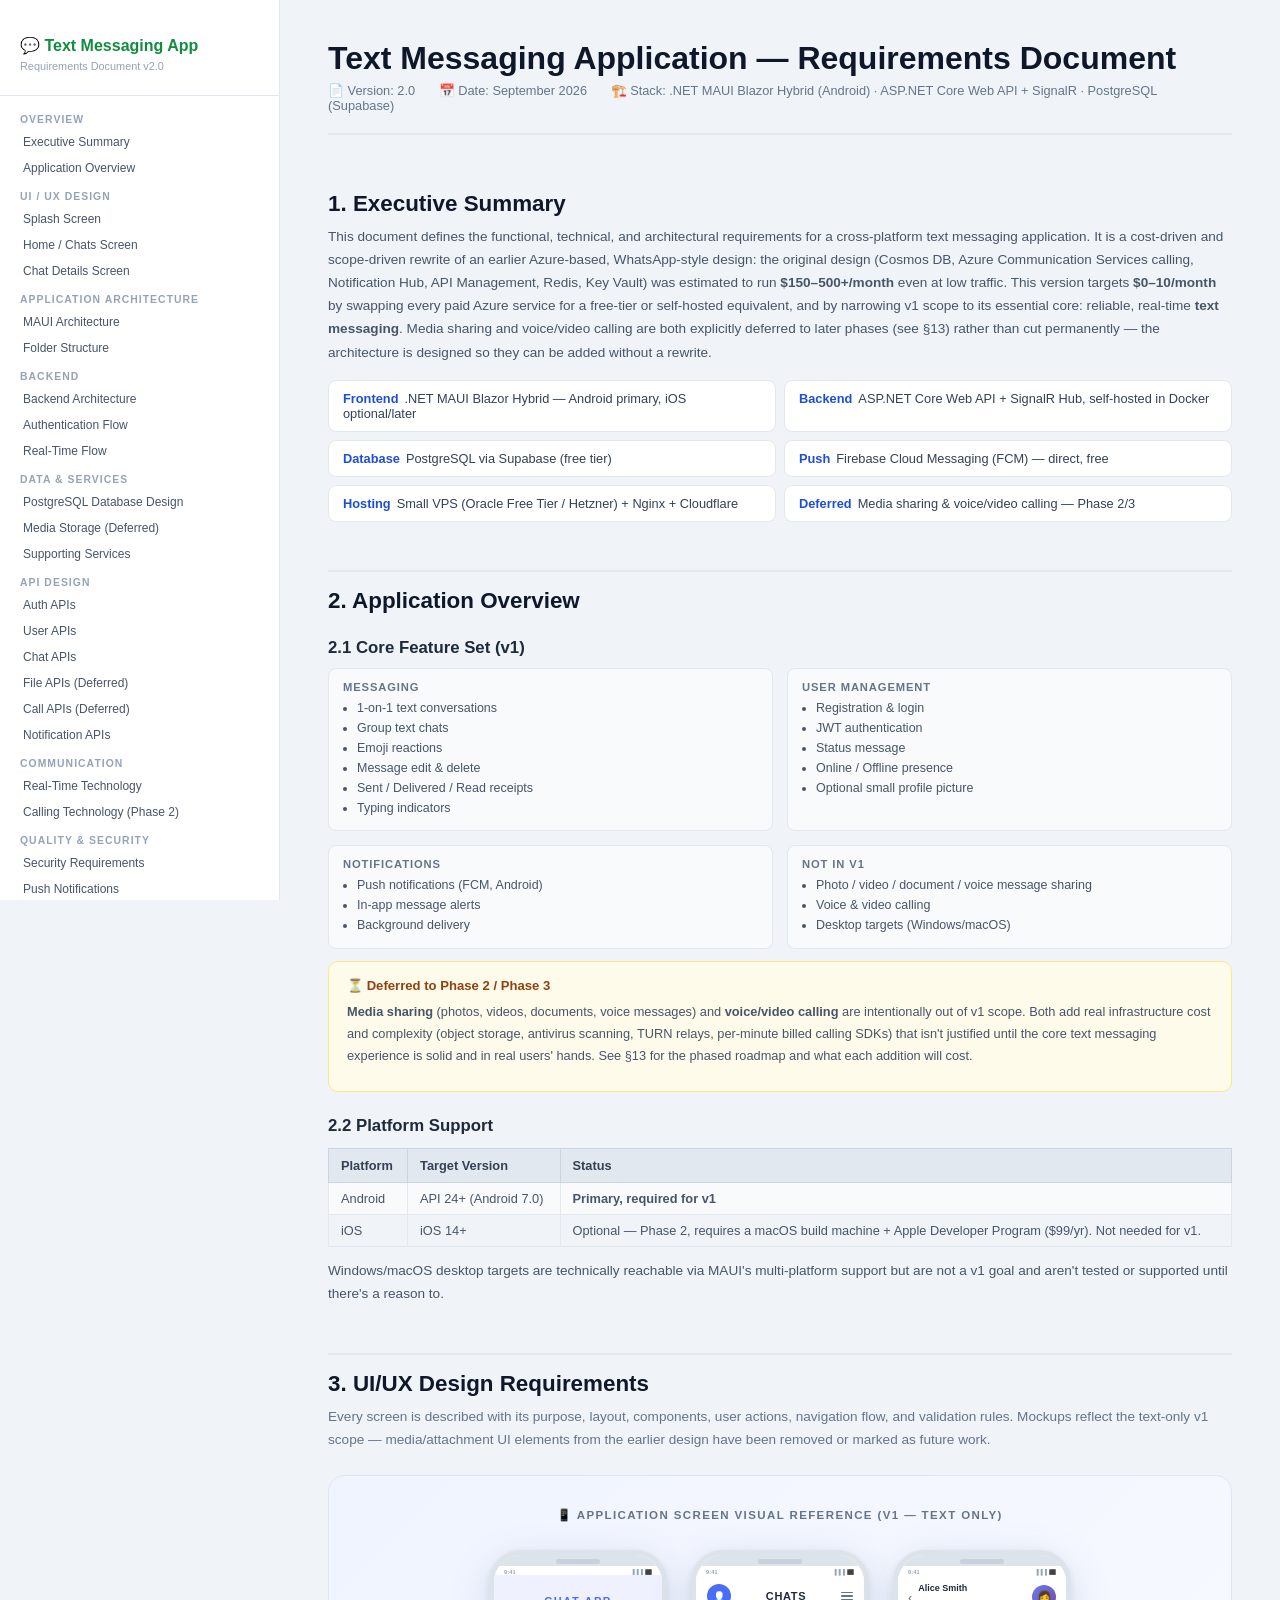
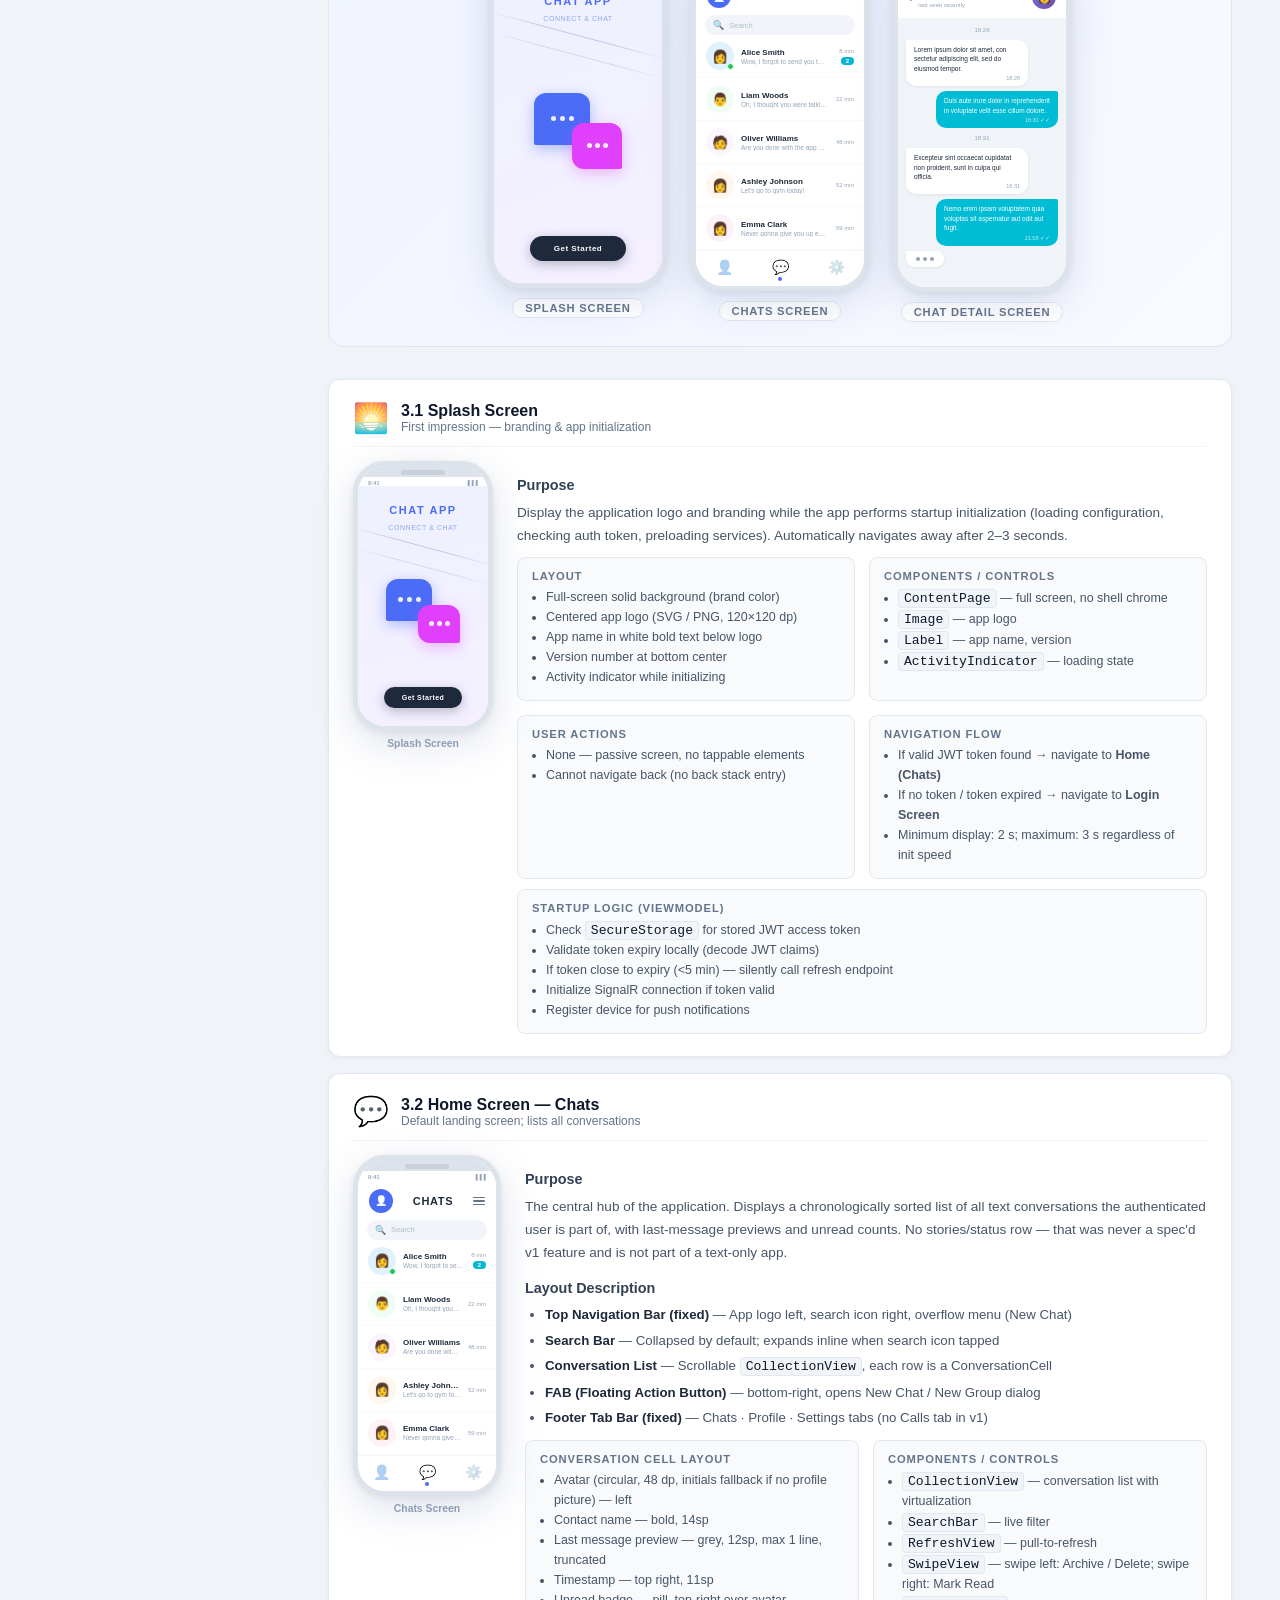
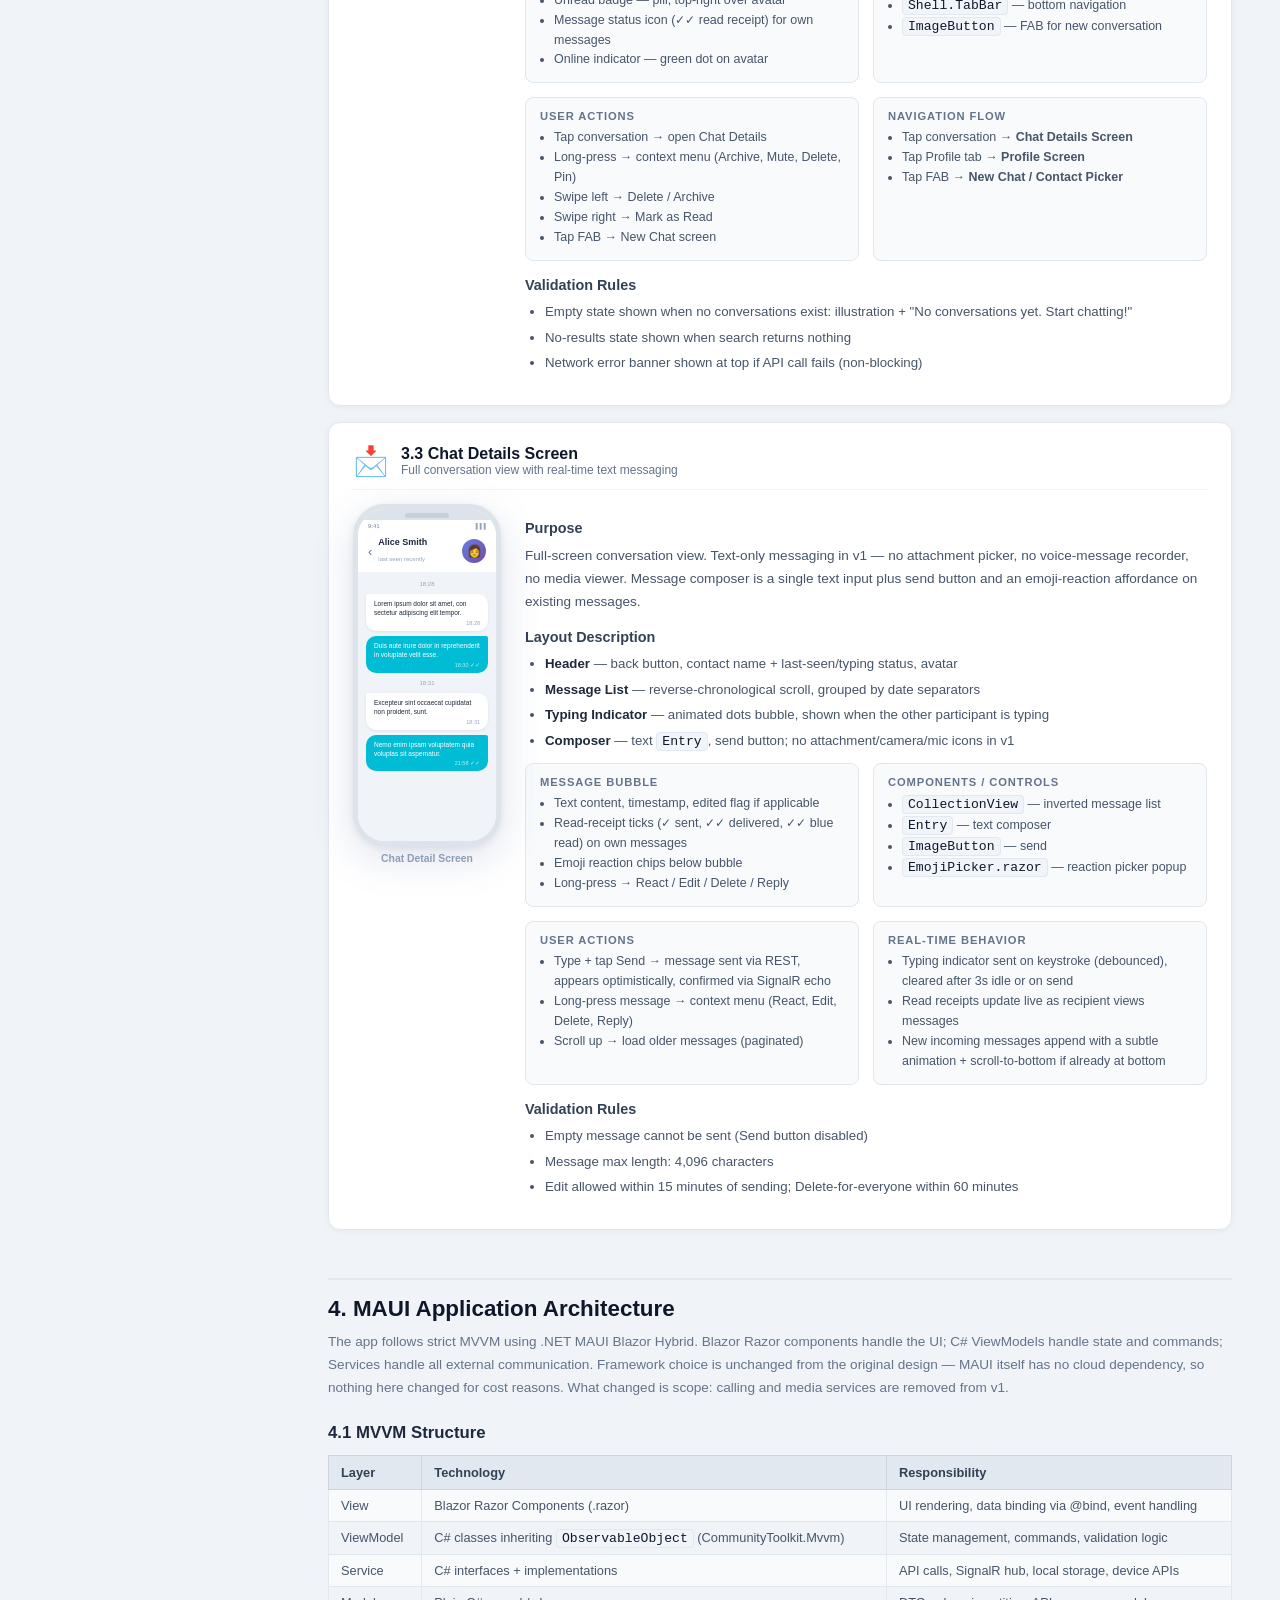
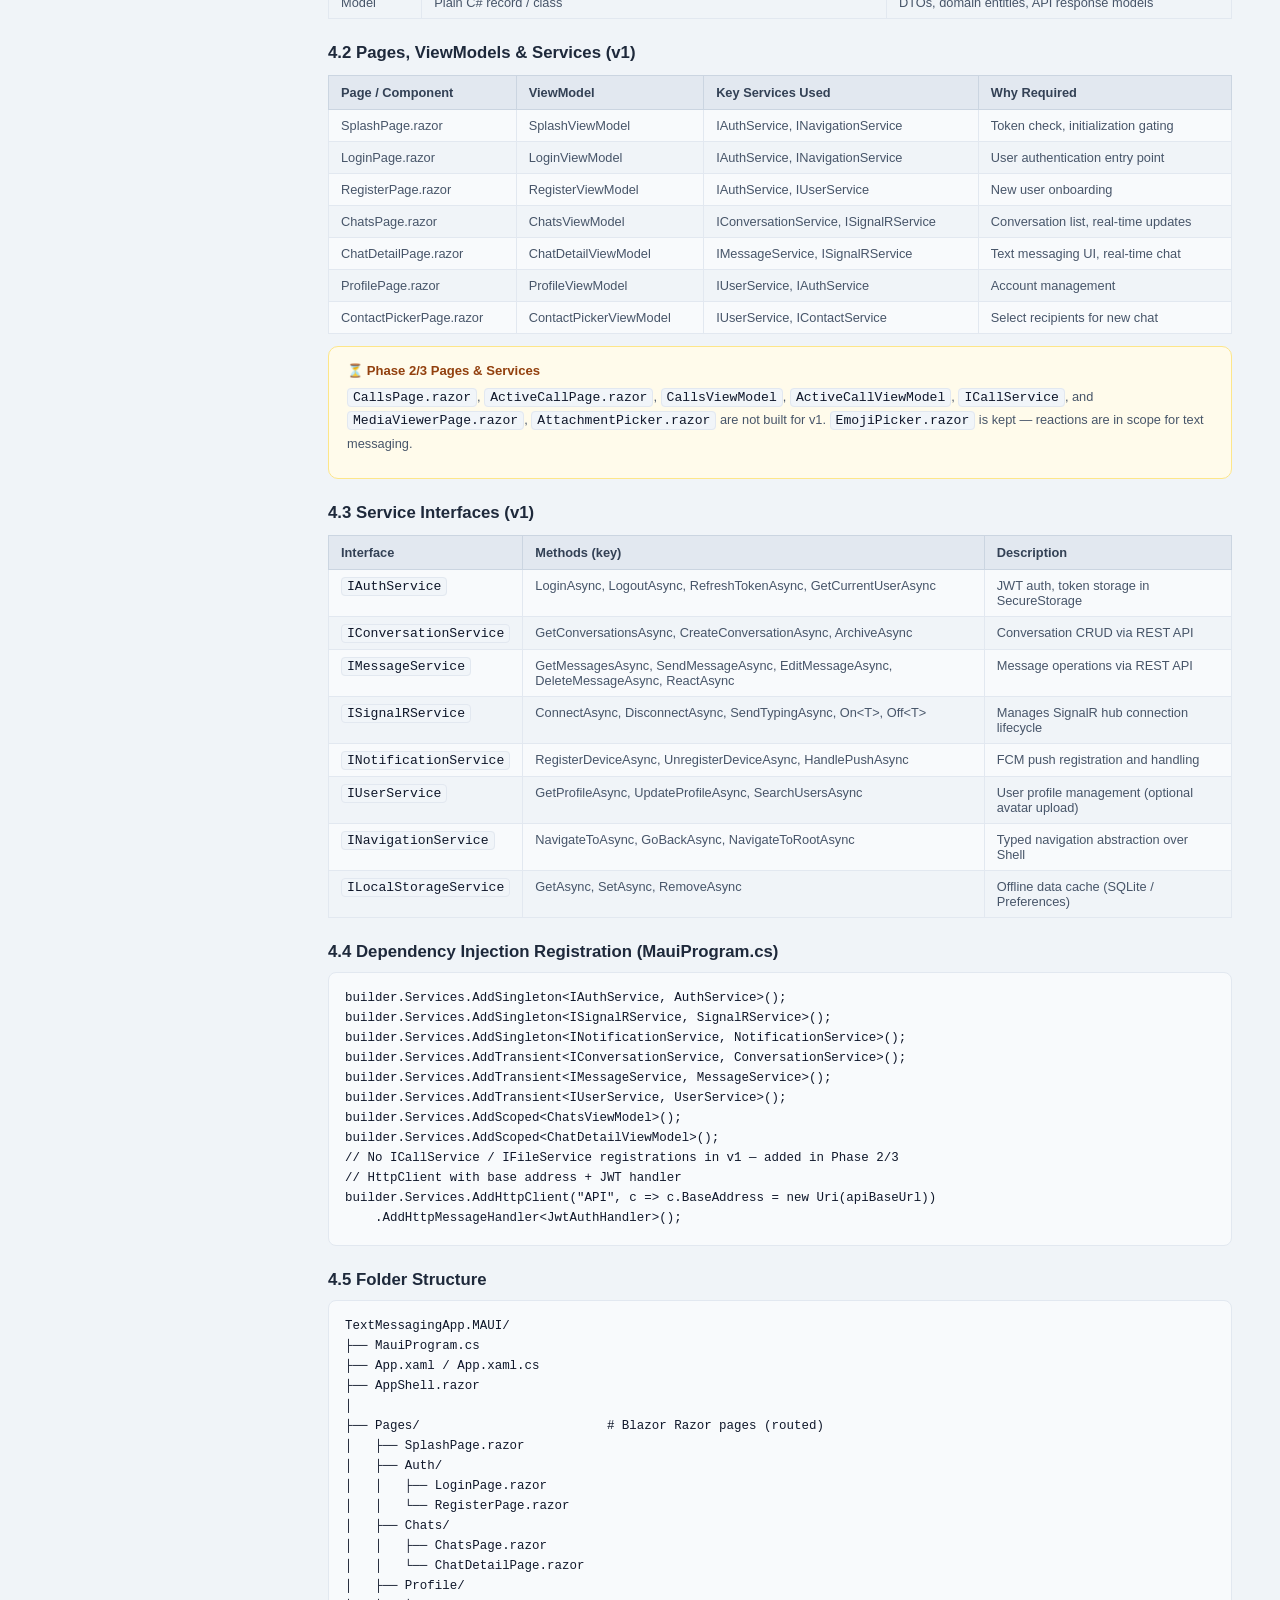
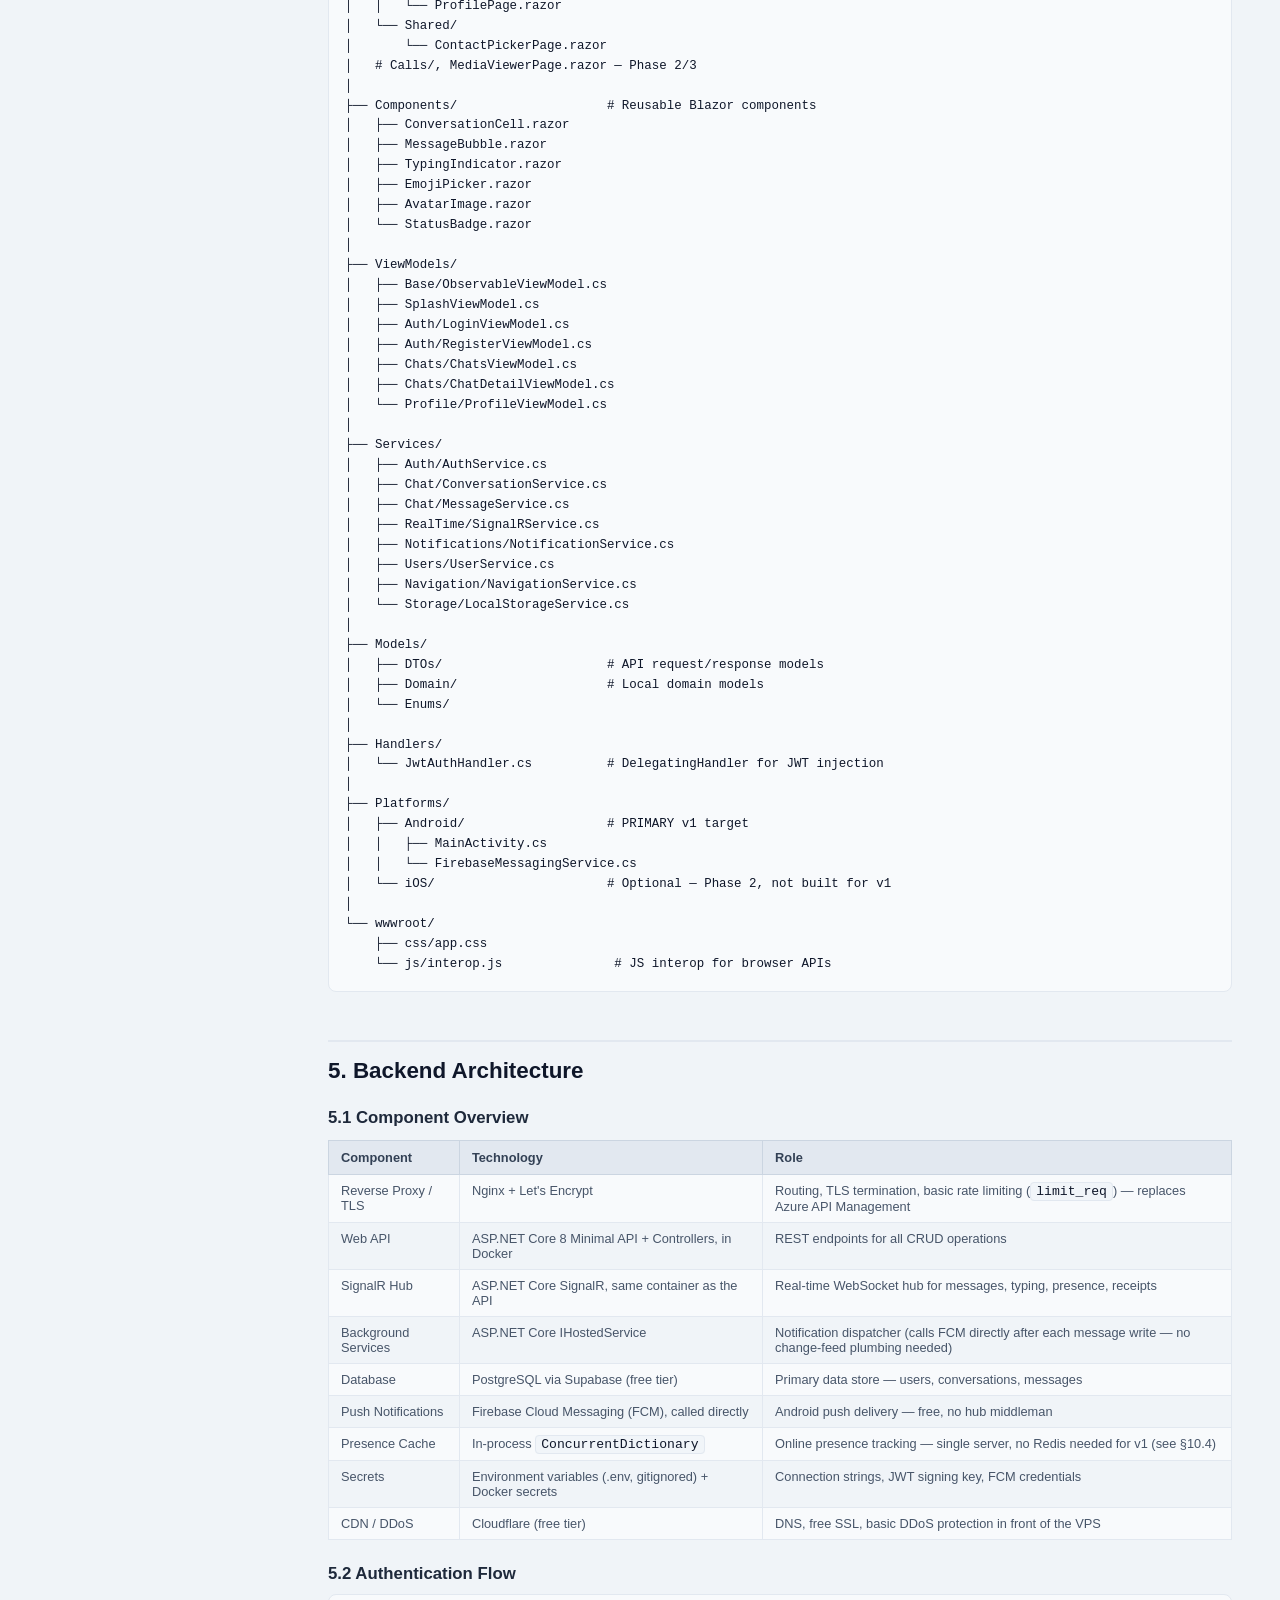
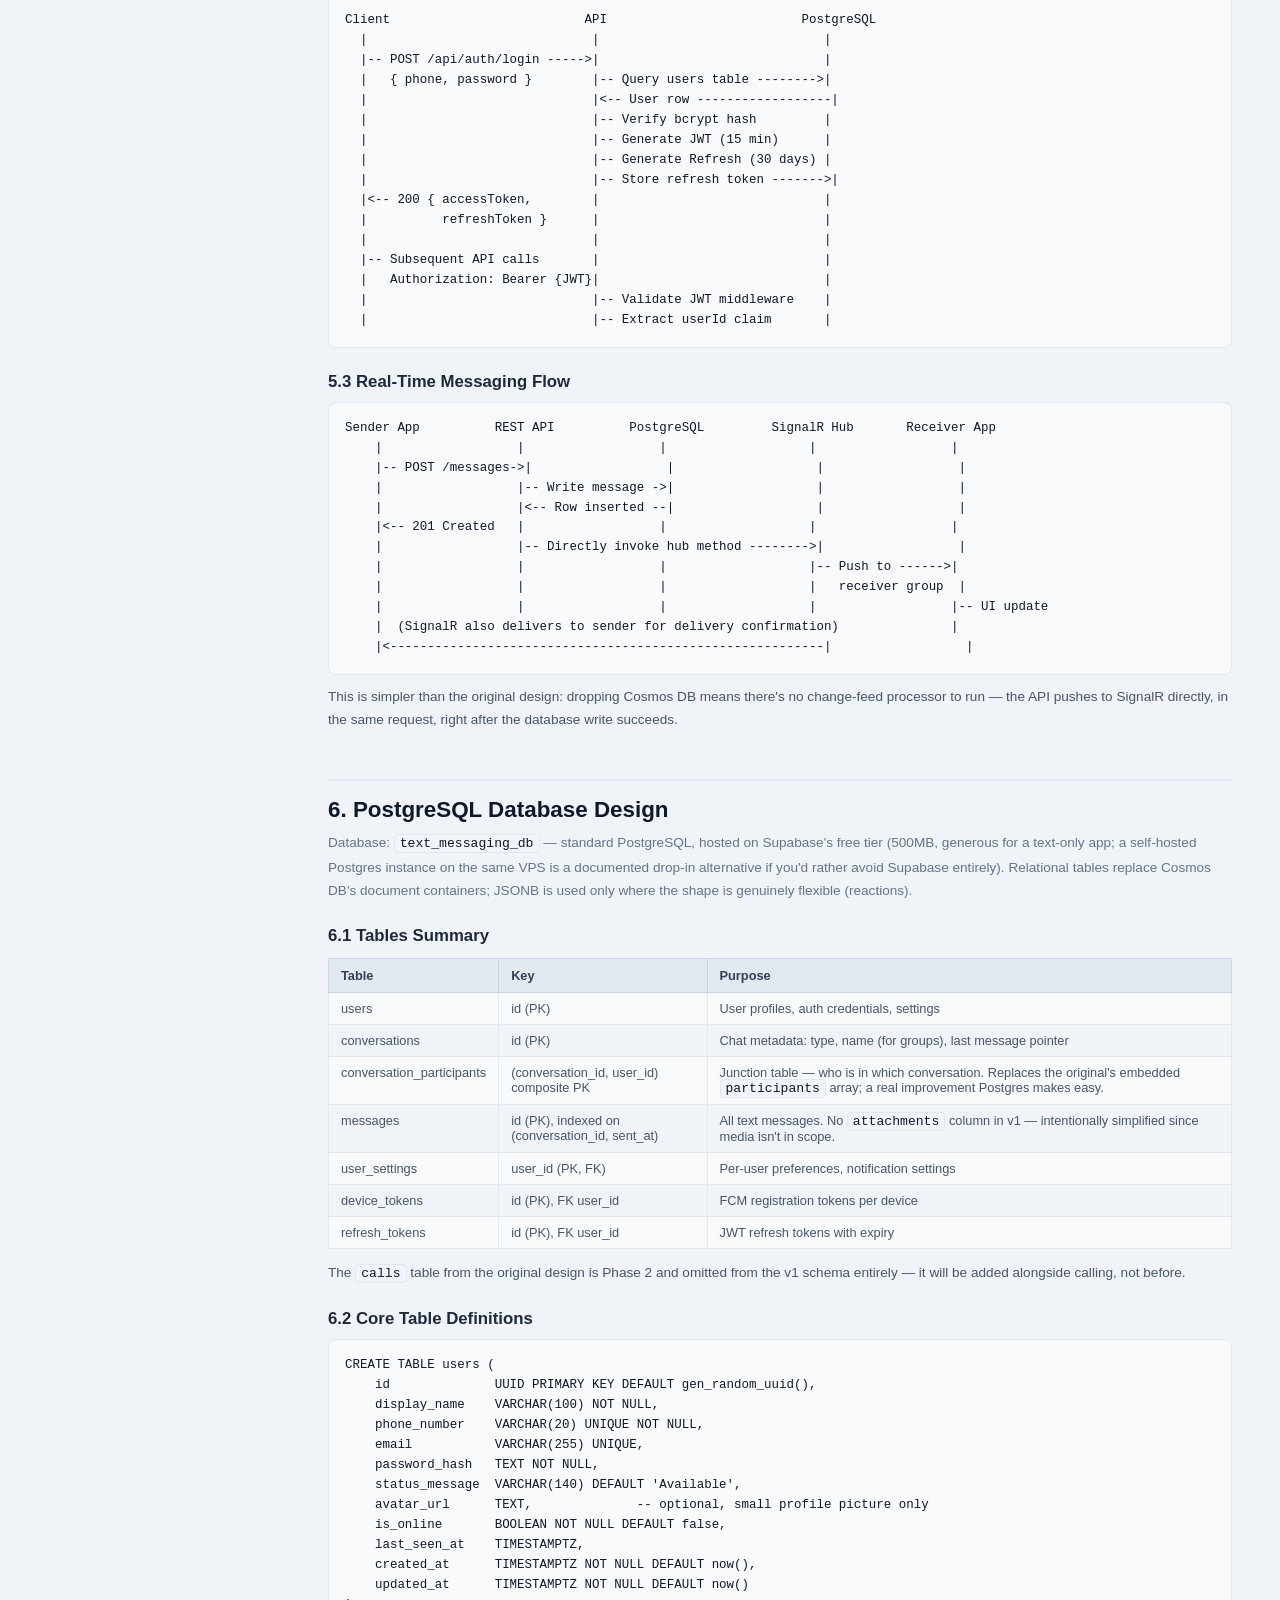
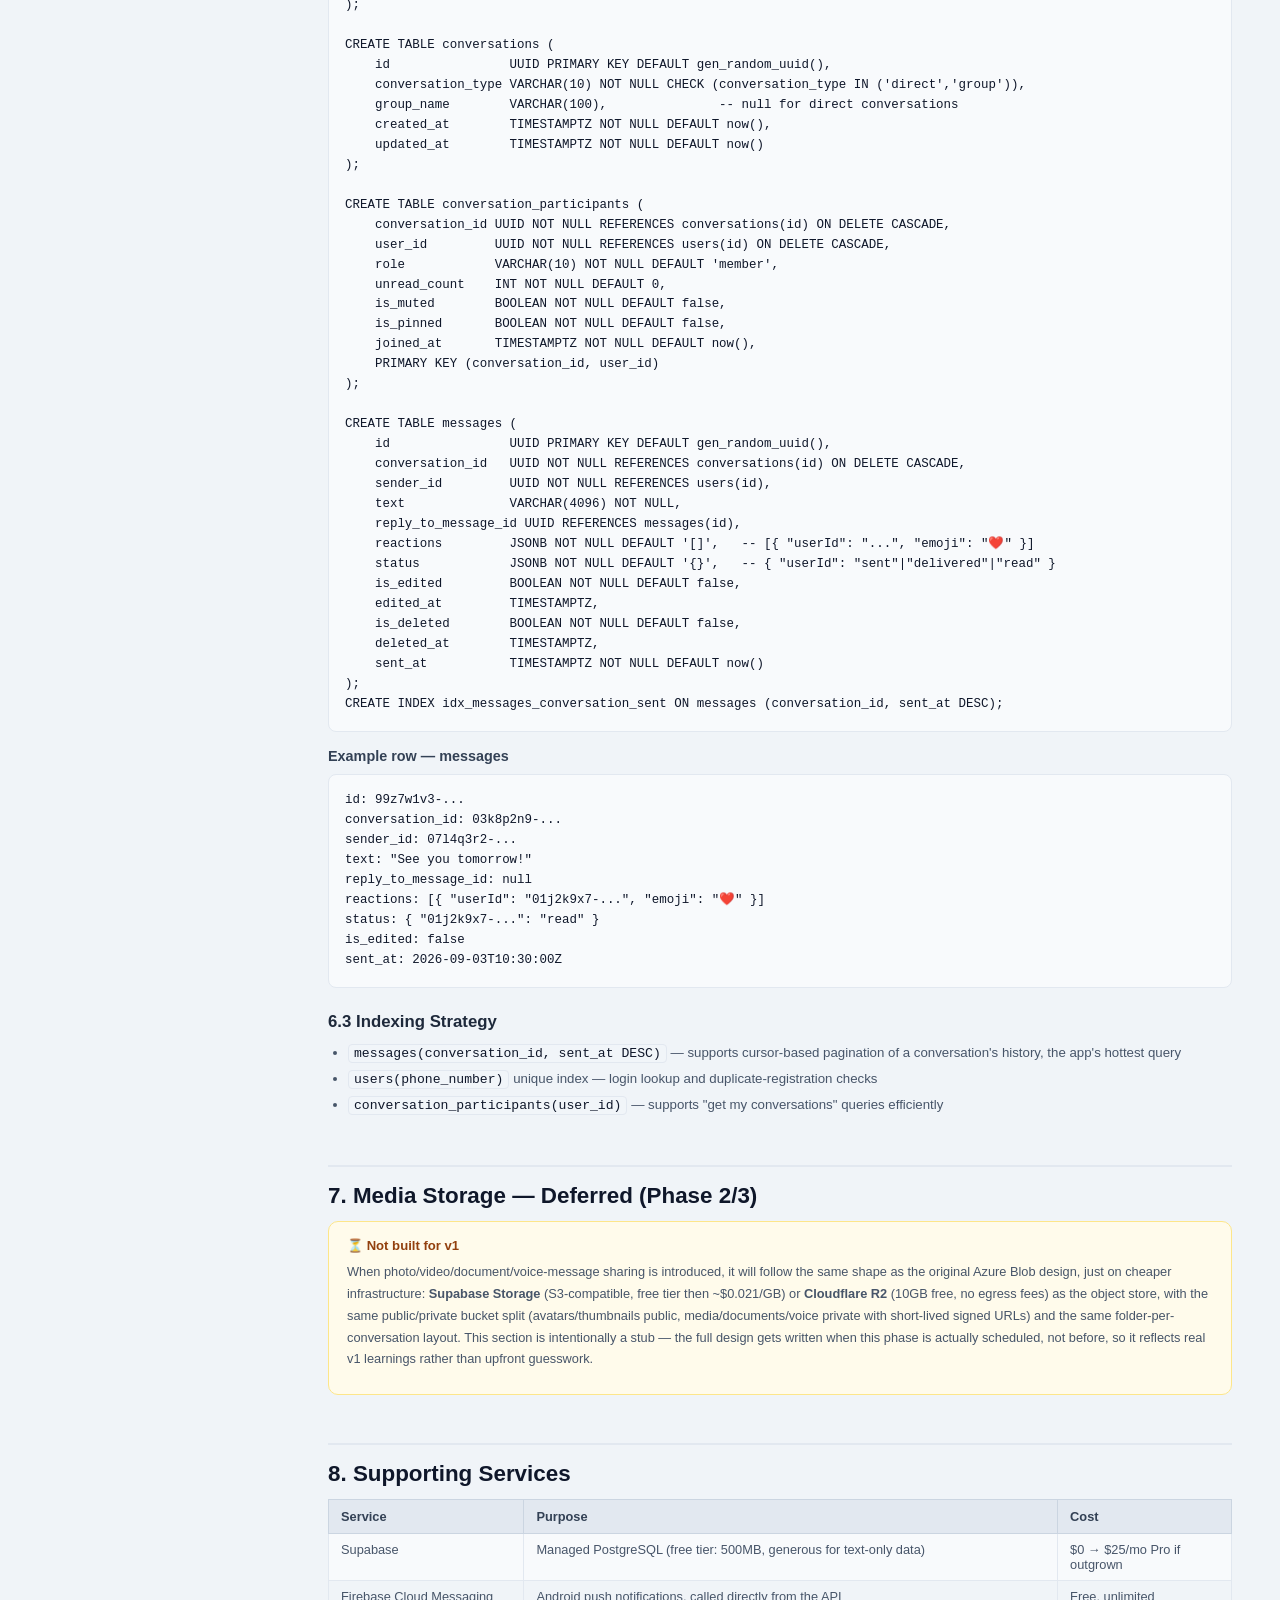
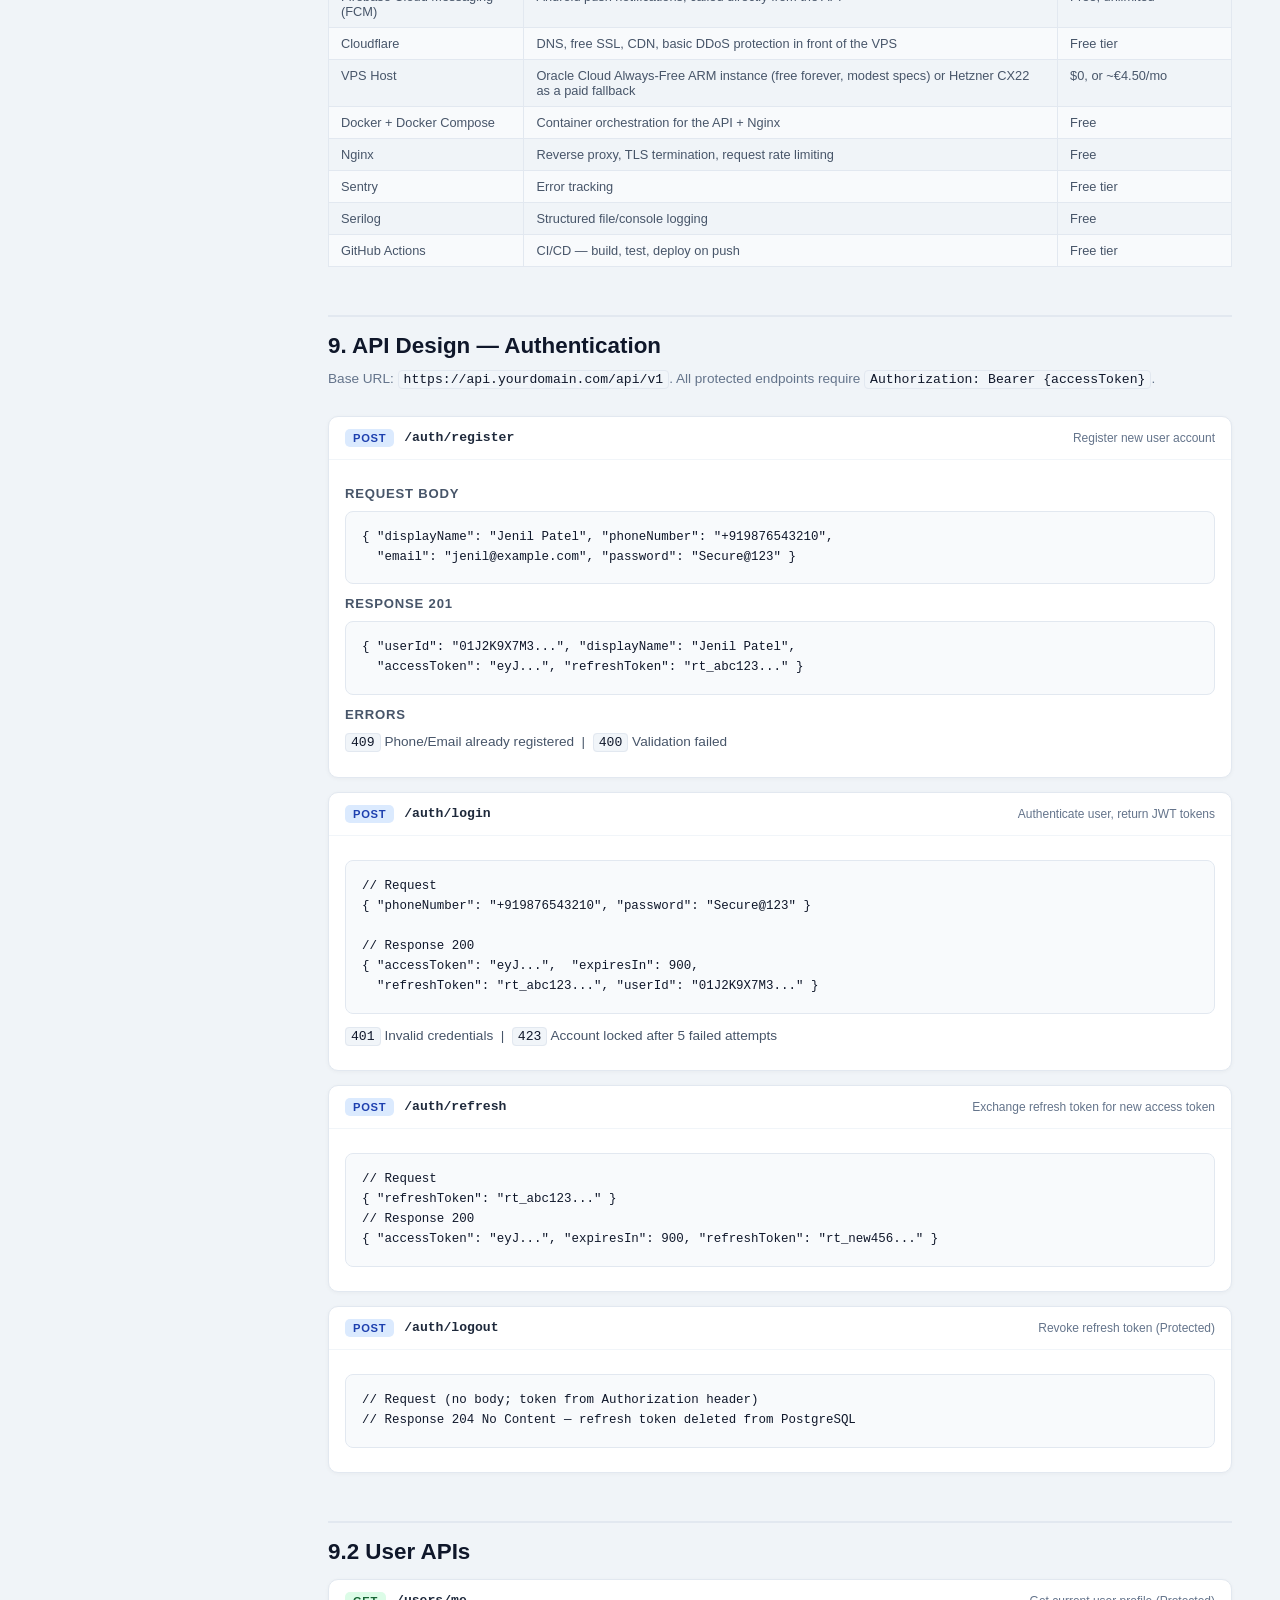
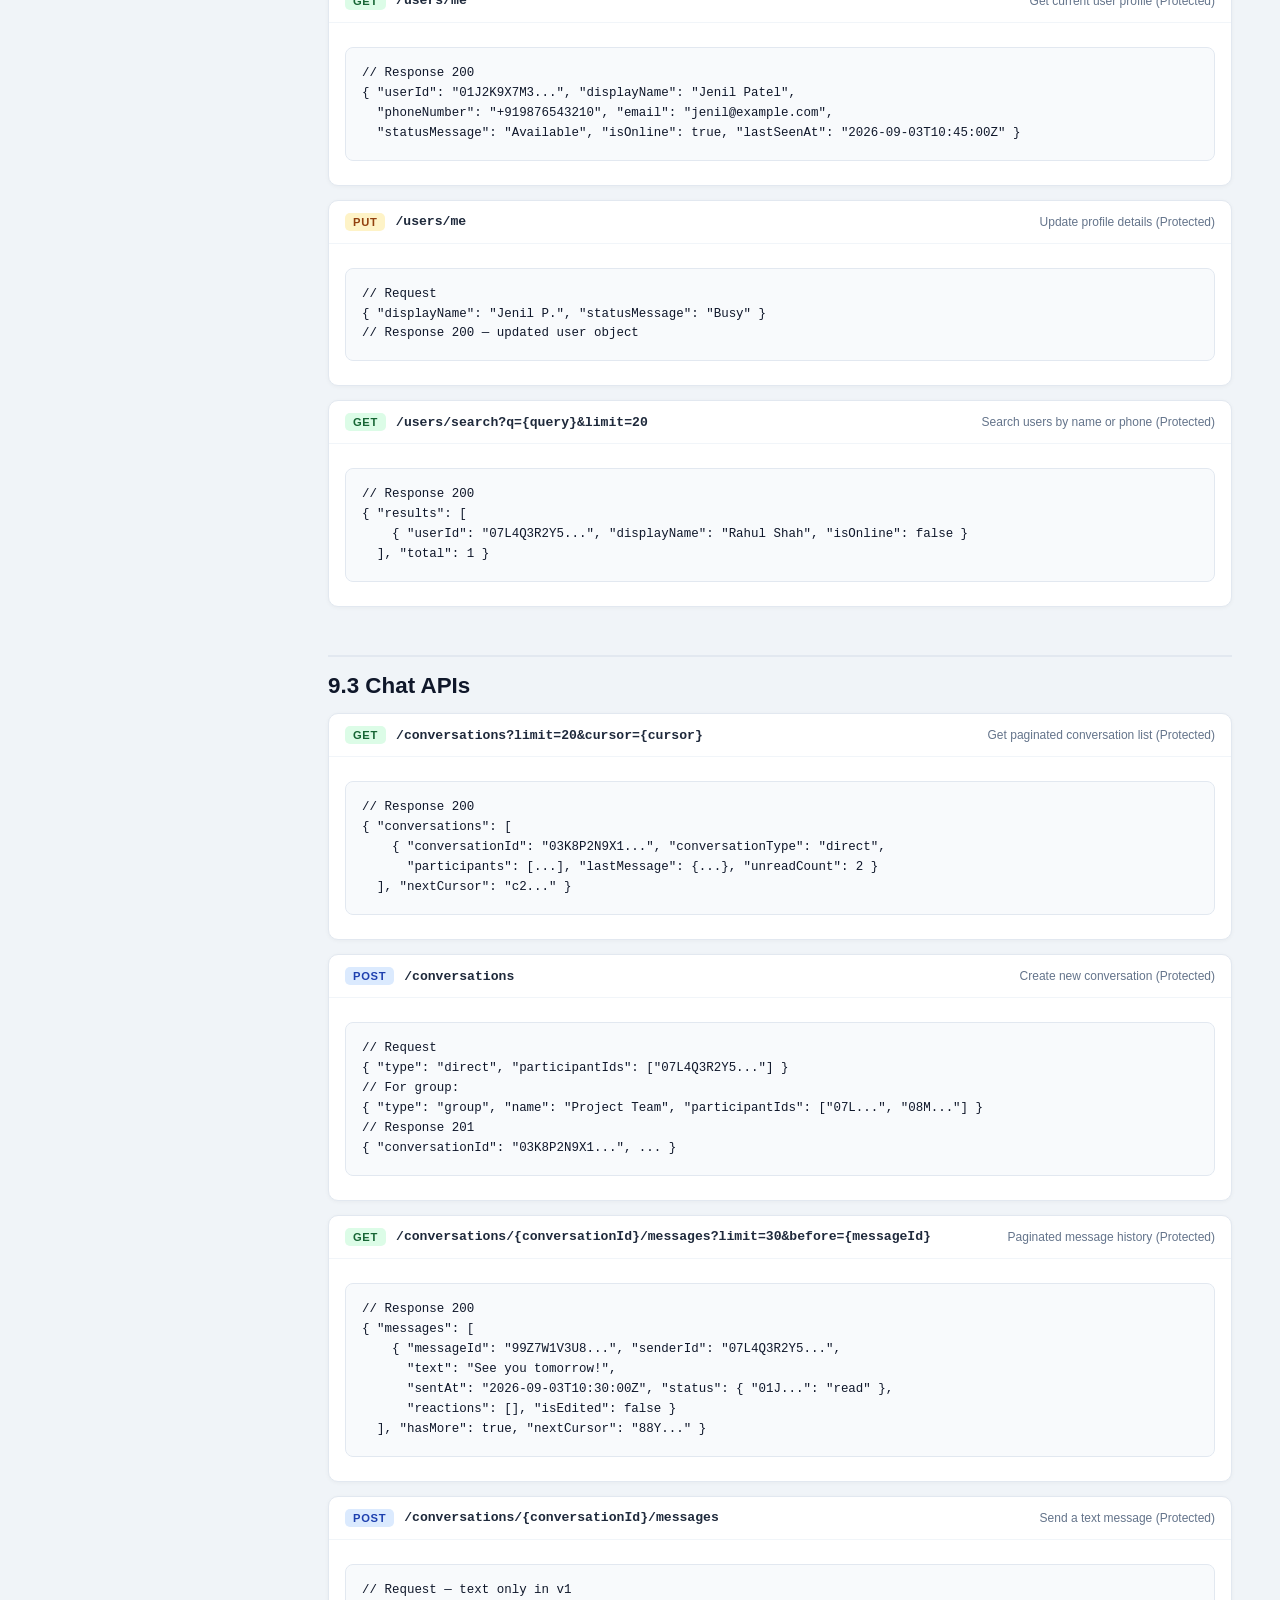
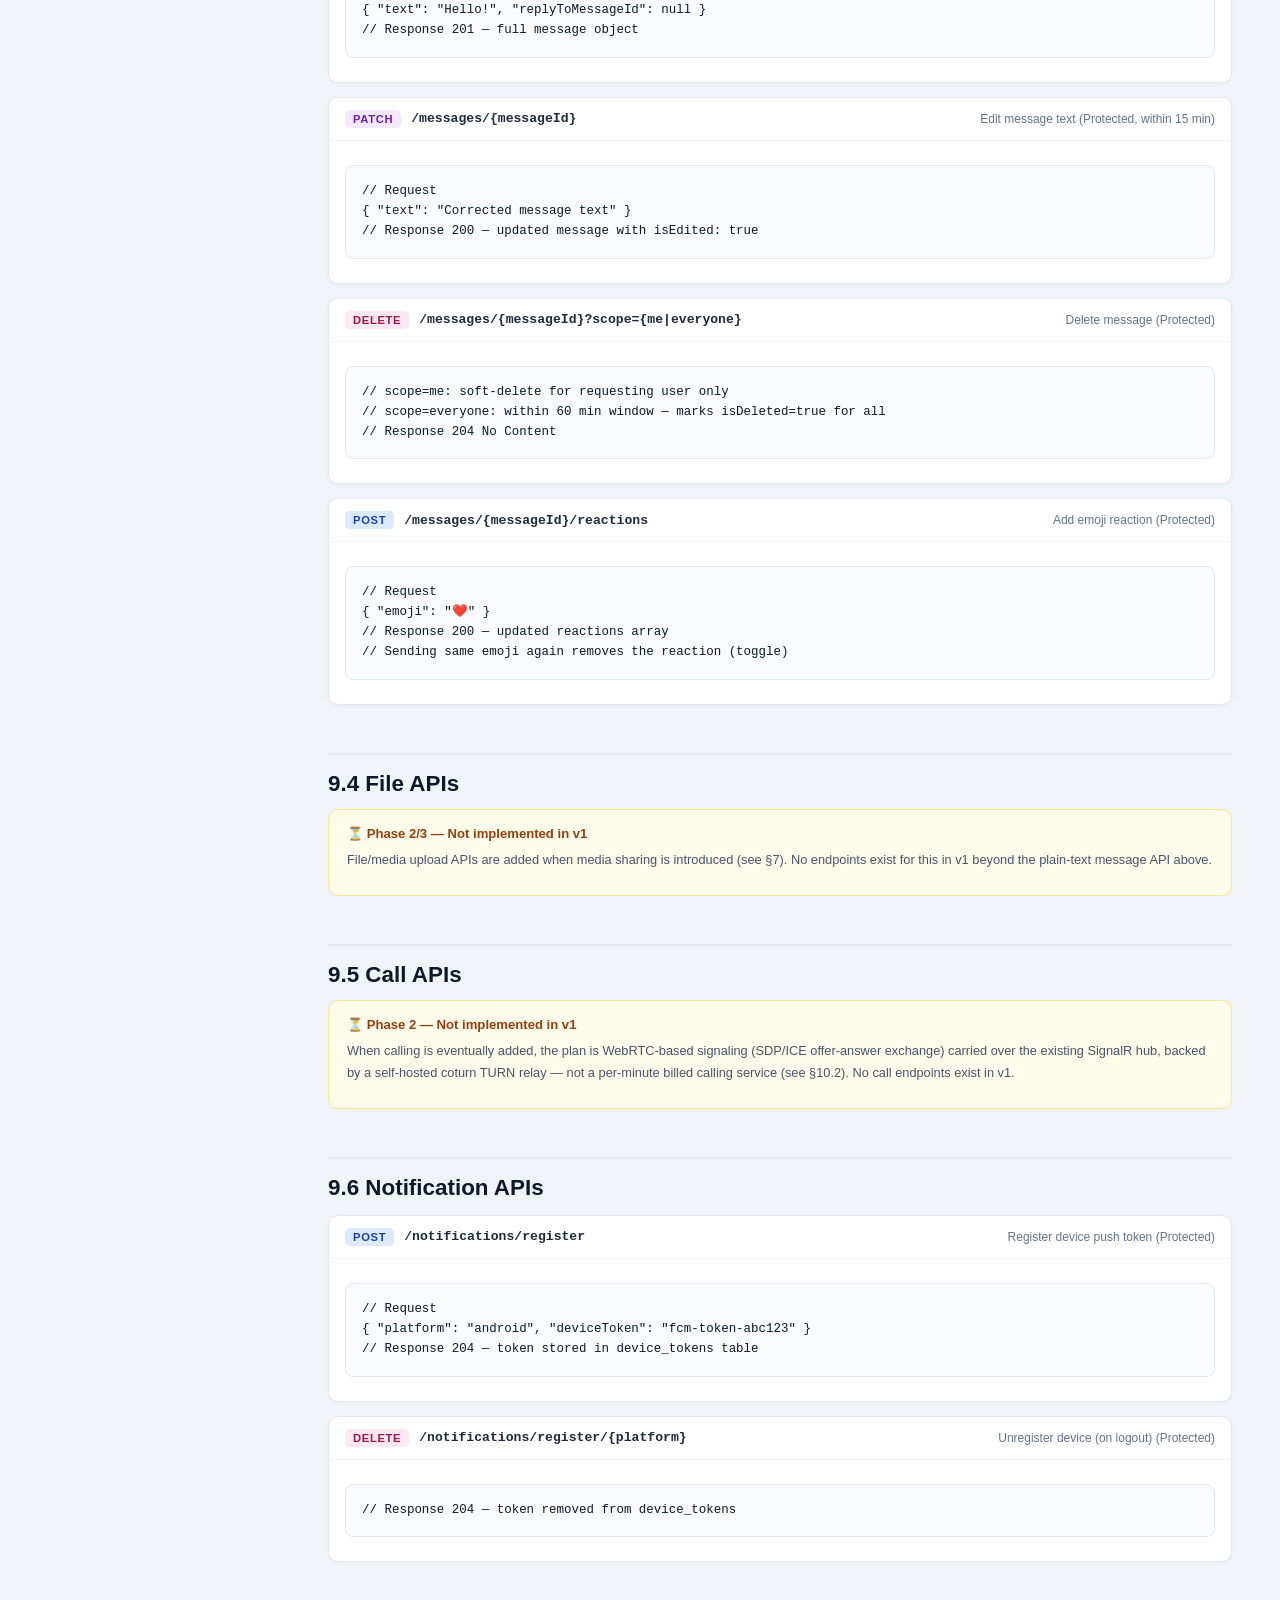
<file: Messaging App Requirements Document v2 (Low-Cost Stack).html>
<!DOCTYPE html>
<html lang="en"><head><meta http-equiv="Content-Type" content="text/html; charset=UTF-8">

<meta name="viewport" content="width=device-width,initial-scale=1.0">
<title>Text Messaging App — Requirements Document v2.0</title>
<style>
*{box-sizing:border-box;margin:0;padding:0}
body{font-family:'Segoe UI',Tahoma,Geneva,Verdana,sans-serif;background:#f0f4f8;color:#1e293b;display:flex;min-height:100vh}
a{color:#1d4ed8;text-decoration:none}
a:hover{text-decoration:underline}
code{font-family:'Consolas','Courier New',monospace;font-size:0.82rem;background:#f1f5f9;border:1px solid #e2e8f0;border-radius:4px;padding:1px 5px;color:#0f172a}
pre{background:#f8fafc;border:1px solid #e2e8f0;border-radius:8px;padding:16px;overflow-x:auto;font-size:0.78rem;line-height:1.6;color:#1e293b;margin:10px 0}
pre code{background:none;border:none;padding:0;font-size:inherit}
table{width:100%;border-collapse:collapse;margin:12px 0;font-size:0.8rem}
th{background:#e2e8f0;color:#334155;font-weight:700;padding:9px 12px;text-align:left;border:1px solid #cbd5e1}
td{padding:8px 12px;border:1px solid #e2e8f0;color:#475569;vertical-align:top}
tr:nth-child(even) td{background:#f8fafc}

/* ── Sidebar ── */
#sidebar{width:280px;flex-shrink:0;background:#ffffff;border-right:1px solid #e2e8f0;height:100vh;position:sticky;top:0;overflow-y:auto;padding:20px 0}
#sidebar .logo{padding:16px 20px 12px;border-bottom:1px solid #e2e8f0;margin-bottom:8px}
#sidebar .logo h2{font-size:1rem;color:#128c3e;font-weight:700}
#sidebar .logo p{font-size:0.68rem;color:#94a3b8;margin-top:2px}
#sidebar ul{list-style:none}
#sidebar ul li a{display:block;padding:6px 20px;font-size:0.75rem;color:#475569;border-left:3px solid transparent;transition:all .15s}
#sidebar ul li a:hover{background:#f0f4f8;color:#1d4ed8;text-decoration:none}
#sidebar ul li a.active{border-left-color:#22c55e;background:#f0fdf4;color:#128c3e;font-weight:600}
#sidebar .nav-group{padding:10px 20px 4px;font-size:0.65rem;font-weight:700;text-transform:uppercase;letter-spacing:.1em;color:#94a3b8}

/* ── Main content ── */
#main{flex:1;padding:40px 48px;max-width:calc(100% - 280px);overflow-x:hidden}
@media(max-width:900px){#sidebar{display:none}#main{max-width:100%;padding:24px 16px}}

/* ── Headings ── */
h1.doc-title{font-size:2rem;color:#0f172a;font-weight:800;margin-bottom:6px}
.doc-meta{font-size:0.8rem;color:#64748b;margin-bottom:40px;padding-bottom:20px;border-bottom:2px solid #e2e8f0}
.doc-meta span{margin-right:20px}
h2.section-title{font-size:1.4rem;color:#0f172a;font-weight:700;margin:48px 0 6px;padding-top:16px;border-top:2px solid #e2e8f0}
h2.section-title:first-of-type{border-top:none;margin-top:0}
.section-desc{font-size:0.85rem;color:#64748b;margin-bottom:24px}
h3{font-size:1.05rem;color:#1e293b;font-weight:700;margin:24px 0 10px}
h4{font-size:0.9rem;color:#334155;font-weight:700;margin:16px 0 8px}
h5{font-size:0.82rem;color:#475569;font-weight:700;margin:12px 0 6px;text-transform:uppercase;letter-spacing:.06em}
p{font-size:0.85rem;color:#475569;line-height:1.7;margin:8px 0}
ul.doc-list,ol.doc-list{margin:8px 0 8px 20px}
ul.doc-list li,ol.doc-list li{font-size:0.83rem;color:#475569;line-height:1.7;margin-bottom:3px}
ul.doc-list li strong,ol.doc-list li strong{color:#1e293b}

/* ── Cards / Boxes ── */
.info-box{background:#eff6ff;border:1.5px solid #bfdbfe;border-radius:10px;padding:16px 18px;margin:12px 0}
.info-box.green{background:#f0fdf4;border-color:#bbf7d0}
.info-box.amber{background:#fffbeb;border-color:#fde68a}
.info-box.purple{background:#faf5ff;border-color:#e9d5ff}
.info-box.red{background:#fff1f2;border-color:#fecdd3}
.info-box h4{margin:0 0 6px;font-size:0.82rem}
.info-box.green h4{color:#166534}
.info-box.amber h4{color:#92400e}
.info-box.purple h4{color:#6b21a8}
.info-box.red h4{color:#9f1239}
.info-box p,.info-box li{font-size:0.8rem}

/* ── Screen card ── */
.screen-card{background:#ffffff;border:1.5px solid #e2e8f0;border-radius:12px;padding:22px 24px;margin:16px 0;box-shadow:0 1px 6px rgba(0,0,0,.05)}
.screen-card .screen-header{display:flex;align-items:center;gap:12px;margin-bottom:14px;padding-bottom:12px;border-bottom:1px solid #f1f5f9}
.screen-card .screen-icon{font-size:1.8rem;line-height:1}
.screen-card .screen-name{font-size:1rem;font-weight:700;color:#0f172a}
.screen-card .screen-purpose{font-size:0.75rem;color:#64748b}
.screen-grid{display:grid;grid-template-columns:1fr 1fr;gap:14px;margin-top:10px}
@media(max-width:700px){.screen-grid{grid-template-columns:1fr}}
.sg-cell{background:#f8fafc;border:1px solid #e2e8f0;border-radius:8px;padding:12px 14px}
.sg-cell h5{margin:0 0 6px;font-size:0.7rem;color:#64748b;text-transform:uppercase;letter-spacing:.08em;font-weight:700}
.sg-cell ul{margin:0;padding-left:14px}
.sg-cell ul li{font-size:0.78rem;color:#475569;line-height:1.6}

/* ── API card ── */
.api-card{background:#ffffff;border:1.5px solid #e2e8f0;border-radius:10px;margin:14px 0;overflow:hidden;box-shadow:0 1px 4px rgba(0,0,0,.04)}
.api-header{display:flex;align-items:center;gap:10px;padding:12px 16px;border-bottom:1px solid #f1f5f9}
.method{font-size:0.7rem;font-weight:800;padding:3px 8px;border-radius:5px;letter-spacing:.06em}
.method.GET{background:#dcfce7;color:#166534}
.method.POST{background:#dbeafe;color:#1e40af}
.method.PUT{background:#fef3c7;color:#92400e}
.method.DELETE{background:#fce7f3;color:#9d174d}
.method.PATCH{background:#f3e8ff;color:#6b21a8}
.api-endpoint{font-family:'Consolas',monospace;font-size:0.82rem;color:#1e293b;font-weight:600}
.api-desc{font-size:0.75rem;color:#64748b;margin-left:auto}
.api-body{padding:14px 16px}

/* ── Badge chips ── */
.chip{display:inline-block;font-size:0.65rem;font-weight:700;padding:2px 8px;border-radius:20px;margin:2px}
.chip.blue{background:#dbeafe;color:#1e40af}
.chip.green{background:#dcfce7;color:#166534}
.chip.purple{background:#f3e8ff;color:#6b21a8}
.chip.amber{background:#fef3c7;color:#92400e}
.chip.cyan{background:#cffafe;color:#155e75}
.chip.red{background:#fce7f3;color:#9d174d}
.chip.slate{background:#f1f5f9;color:#475569}

/* ── Comparison table highlight ── */
.rec-row td{background:#f0fdf4 !important;font-weight:600;color:#166534}

/* ── User story card ── */
.story-card{background:#ffffff;border:1.5px solid #e2e8f0;border-radius:10px;padding:16px 18px;margin:10px 0;box-shadow:0 1px 4px rgba(0,0,0,.04)}
.story-id{font-size:0.7rem;font-weight:700;color:#64748b;letter-spacing:.06em;margin-bottom:4px}
.story-title{font-size:0.88rem;font-weight:700;color:#0f172a;margin-bottom:8px}
.story-body{font-size:0.8rem;color:#475569;font-style:italic;margin-bottom:10px;border-left:3px solid #e2e8f0;padding-left:10px}
.story-criteria{font-size:0.78rem;color:#475569}
.story-criteria li{margin-bottom:3px}
.story-meta{display:flex;gap:8px;flex-wrap:wrap;margin-top:10px;padding-top:10px;border-top:1px solid #f1f5f9}

.toc-grid{display:grid;grid-template-columns:1fr 1fr;gap:8px;margin:16px 0}
@media(max-width:600px){.toc-grid{grid-template-columns:1fr}}
.toc-item{background:#ffffff;border:1px solid #e2e8f0;border-radius:8px;padding:10px 14px;font-size:0.8rem}
.toc-item .toc-num{font-weight:700;color:#1d4ed8;margin-right:6px}
.toc-item .toc-label{color:#334155}

hr.divider{border:none;border-top:1px solid #e2e8f0;margin:32px 0}

/* ── WhatsApp-style Profile/Settings screen (unused now, kept for CSS parity) ── */
.wa-toggle{width:22px;height:12px;background:#008069;border-radius:6px;position:relative;flex-shrink:0}
.wa-toggle::after{content:'';position:absolute;right:1px;top:1px;width:10px;height:10px;background:white;border-radius:50%}

/* ── Phone Mockup Showcase ── */
.mockup-showcase{background:linear-gradient(135deg,#f0f4ff 0%,#f8faff 100%);border:1.5px solid #dde6f5;border-radius:16px;padding:32px 20px 24px;margin:0 0 32px}
.mockup-showcase-title{text-align:center;font-size:0.72rem;font-weight:700;color:#64748b;text-transform:uppercase;letter-spacing:.12em;margin-bottom:28px}
.mockup-phones{display:flex;gap:24px;justify-content:center;align-items:flex-start;flex-wrap:wrap}
.phone-device{display:flex;flex-direction:column;align-items:center;gap:10px}
.phone-device .phone-label{font-size:0.7rem;font-weight:700;color:#64748b;text-transform:uppercase;letter-spacing:.07em;background:white;border:1px solid #e2e8f0;border-radius:20px;padding:3px 12px}

/* phone shell */
.ph{width:178px;background:white;border-radius:32px;border:5px solid #dde3ea;box-shadow:0 12px 40px rgba(80,100,160,0.18),0 2px 8px rgba(0,0,0,0.08);overflow:hidden;position:relative}
.ph-notch{background:#dde3ea;height:11px;display:flex;justify-content:center;align-items:flex-end;padding-bottom:2px}
.ph-notch-pill{width:44px;height:5px;background:#c8d0db;border-radius:3px}
.ph-status{display:flex;justify-content:space-between;padding:3px 10px 0;font-size:5.5px;color:#94a3b8;font-weight:700;letter-spacing:.04em}

/* ── SPLASH screen ── */
.splash-bg{background:linear-gradient(160deg,#eef1ff 0%,#f5f0ff 100%);padding:14px 16px 18px;min-height:308px;display:flex;flex-direction:column;align-items:center;justify-content:space-between;position:relative;overflow:hidden}
.splash-diag{position:absolute;top:60px;left:-10px;right:-10px;height:1px;background:linear-gradient(90deg,transparent,#c0c8e8 30%,#c0c8e8 70%,transparent);transform:rotate(15deg);transform-origin:center}
.splash-diag2{position:absolute;top:80px;left:-10px;right:-10px;height:1px;background:linear-gradient(90deg,transparent,#d0d8f0 30%,#d0d8f0 70%,transparent);transform:rotate(15deg);transform-origin:center}
.splash-title-wrap{text-align:center;margin-top:6px}
.splash-app-title{font-size:11px;font-weight:900;color:#4a6cf7;letter-spacing:.14em;display:block}
.splash-app-sub{font-size:7px;color:#8fa8e8;letter-spacing:.08em}
.splash-bubbles{position:relative;width:88px;height:76px;margin:8px auto}
.splash-bubble-1{position:absolute;top:0;left:0;width:56px;height:52px;background:#4a6cf7;border-radius:12px 12px 12px 2px;display:flex;align-items:center;justify-content:center;gap:4px;box-shadow:0 4px 14px rgba(74,108,247,0.4)}
.splash-bubble-2{position:absolute;bottom:0;right:0;width:50px;height:46px;background:#e040fb;border-radius:12px 12px 2px 12px;display:flex;align-items:center;justify-content:center;gap:3px;box-shadow:0 4px 14px rgba(224,64,251,0.35)}
.b-dot{width:5px;height:5px;border-radius:50%;background:rgba(255,255,255,0.9)}
.splash-cta{background:#1e293b;color:white;border-radius:22px;padding:8px 24px;font-size:8px;font-weight:800;letter-spacing:.06em;text-align:center;margin-bottom:4px;box-shadow:0 3px 12px rgba(30,41,59,0.3)}

/* ── CHATS screen ── */
.ch-header{display:flex;align-items:center;justify-content:space-between;padding:9px 11px 7px;background:white}
.ch-hav{width:24px;height:24px;border-radius:50%;background:#4a6cf7;display:flex;align-items:center;justify-content:center}
.ch-hav::after{content:'\1F464';font-size:10px;filter:brightness(10)}
.ch-htitle{font-size:11px;font-weight:900;color:#1e293b;letter-spacing:.06em}
.ch-hmenu{display:flex;flex-direction:column;gap:2px;justify-content:center}
.ch-hmenu span{display:block;width:12px;height:1.5px;background:#64748b;border-radius:1px}
.ch-search{margin:0 9px 0;background:#f1f5f9;border-radius:10px;display:flex;align-items:center;gap:5px;padding:5px 8px}
.ch-search-icon{font-size:9px;color:#94a3b8}
.ch-search-text{font-size:7.5px;color:#b0bec5}
.ci{display:flex;align-items:center;gap:7px;padding:7px 10px;border-bottom:1px solid #f8fafc}
.ci-av{width:28px;height:28px;border-radius:50%;flex-shrink:0;font-size:13px;display:flex;align-items:center;justify-content:center;position:relative}
.ci-av .g-dot{position:absolute;bottom:0;right:0;width:7px;height:7px;border-radius:50%;background:#22c55e;border:1.5px solid white}
.ci-info{flex:1;min-width:0}
.ci-name{font-size:8px;font-weight:700;color:#1e293b;white-space:nowrap;overflow:hidden;text-overflow:ellipsis}
.ci-prev{font-size:6.5px;color:#94a3b8;white-space:nowrap;overflow:hidden;text-overflow:ellipsis;max-width:86px;margin-top:1px}
.ci-right{display:flex;flex-direction:column;align-items:flex-end;gap:3px;flex-shrink:0}
.ci-time{font-size:6px;color:#94a3b8}
.ci-badge{background:#06b6d4;color:white;font-size:6px;font-weight:800;border-radius:8px;padding:1px 4px;min-width:13px;text-align:center}
.ch-bnav{display:flex;justify-content:space-around;padding:8px 0 5px;border-top:1px solid #f1f5f9;background:white}
.bn-icon{font-size:14px;opacity:0.35;display:flex;flex-direction:column;align-items:center}
.bn-icon.act{opacity:1}
.bn-dot{width:4px;height:4px;border-radius:50%;background:#4a6cf7;margin-top:2px}

/* ── CHAT DETAIL screen ── */
.cd-header{display:flex;align-items:center;gap:5px;padding:8px 10px 7px;background:white;border-bottom:1px solid #f1f5f9}
.cd-back{font-size:13px;color:#64748b;line-height:1;margin-right:1px}
.cd-name-wrap{flex:1}
.cd-name{font-size:9px;font-weight:800;color:#1e293b;display:block}
.cd-lastseen{font-size:6px;color:#94a3b8}
.cd-avatar{width:24px;height:24px;border-radius:50%;background:linear-gradient(135deg,#667eea,#764ba2);flex-shrink:0;font-size:12px;display:flex;align-items:center;justify-content:center}
.cd-msgs{padding:6px 8px;display:flex;flex-direction:column;gap:5px;background:#f0f4f8;min-height:268px}
.msg-ts{font-size:6px;color:#94a3b8;text-align:center;margin:2px 0}
.msg-r{align-self:flex-start;background:white;border-radius:2px 10px 10px 10px;padding:5px 8px;max-width:122px;box-shadow:0 1px 3px rgba(0,0,0,0.07)}
.msg-s{align-self:flex-end;background:#b2ebf2;border-radius:10px 2px 10px 10px;padding:5px 8px;max-width:122px}
.msg-s.teal{background:#00bcd4}
.mt{font-size:6.5px;color:#1e293b;line-height:1.45}
.msg-s .mt{color:#004d57}
.msg-s.teal .mt{color:white}
.mts{font-size:5.5px;color:#94a3b8;text-align:right;margin-top:2px}
.msg-s .mts{color:#26919e}
.msg-s.teal .mts{color:rgba(255,255,255,0.75)}
.typing-bubble{align-self:flex-start;background:white;border-radius:2px 10px 10px 10px;padding:6px 10px;display:flex;gap:3px;box-shadow:0 1px 3px rgba(0,0,0,0.07)}
.typing-dot{width:4px;height:4px;border-radius:50%;background:#94a3b8}
</style>
</head>
<body>

<!-- ═══════════════ SIDEBAR ═══════════════ -->
<nav id="sidebar">
  <div class="logo">
    <h2>💬 Text Messaging App</h2>
    <p>Requirements Document v2.0</p>
  </div>
  <ul>
    <li class="nav-group">Overview</li>
    <li><a href="#executive-summary">Executive Summary</a></li>
    <li><a href="#app-overview">Application Overview</a></li>

    <li class="nav-group">UI / UX Design</li>
    <li><a href="#splash">Splash Screen</a></li>
    <li><a href="#home">Home / Chats Screen</a></li>
    <li><a href="#chat-detail">Chat Details Screen</a></li>

    <li class="nav-group">Application Architecture</li>
    <li><a href="#maui-arch">MAUI Architecture</a></li>
    <li><a href="#folder-structure">Folder Structure</a></li>

    <li class="nav-group">Backend</li>
    <li><a href="#backend-arch">Backend Architecture</a></li>
    <li><a href="#auth-flow">Authentication Flow</a></li>
    <li><a href="#realtime-flow">Real-Time Flow</a></li>

    <li class="nav-group">Data &amp; Services</li>
    <li><a href="#database">PostgreSQL Database Design</a></li>
    <li><a href="#media-deferred">Media Storage (Deferred)</a></li>
    <li><a href="#supporting-services">Supporting Services</a></li>

    <li class="nav-group">API Design</li>
    <li><a href="#api-auth">Auth APIs</a></li>
    <li><a href="#api-user">User APIs</a></li>
    <li><a href="#api-chat">Chat APIs</a></li>
    <li><a href="#api-file">File APIs (Deferred)</a></li>
    <li><a href="#api-call">Call APIs (Deferred)</a></li>
    <li><a href="#api-notification">Notification APIs</a></li>

    <li class="nav-group">Communication</li>
    <li><a href="#realtime-tech">Real-Time Technology</a></li>
    <li><a href="#calling-tech">Calling Technology (Phase 2)</a></li>

    <li class="nav-group">Quality &amp; Security</li>
    <li><a href="#security">Security Requirements</a></li>
    <li><a href="#notifications">Push Notifications</a></li>

    <li class="nav-group">Planning</li>
    <li><a href="#cost-phasing">Cost &amp; Phasing Summary</a></li>
  </ul>
</nav>

<!-- ═══════════════ MAIN ═══════════════ -->
<div id="main">

<h1 class="doc-title">Text Messaging Application — Requirements Document</h1>
<div class="doc-meta">
  <span>📄 Version: 2.0</span>
  <span>📅 Date: September 2026</span>
  <span>🏗️ Stack: .NET MAUI Blazor Hybrid (Android) · ASP.NET Core Web API + SignalR · PostgreSQL (Supabase)</span>
</div>

<!-- ═══════════════════════════════════ EXECUTIVE SUMMARY ═══════════════════════════════════ -->
<h2 class="section-title" id="executive-summary">1. Executive Summary</h2>
<p>This document defines the functional, technical, and architectural requirements for a cross-platform text messaging application. It is a cost-driven and scope-driven rewrite of an earlier Azure-based, WhatsApp-style design: the original design (Cosmos DB, Azure Communication Services calling, Notification Hub, API Management, Redis, Key Vault) was estimated to run <strong>$150–500+/month</strong> even at low traffic. This version targets <strong>$0–10/month</strong> by swapping every paid Azure service for a free-tier or self-hosted equivalent, and by narrowing v1 scope to its essential core: reliable, real-time <strong>text messaging</strong>. Media sharing and voice/video calling are both explicitly deferred to later phases (see §13) rather than cut permanently — the architecture is designed so they can be added without a rewrite.</p>

<div class="toc-grid">
  <div class="toc-item"><span class="toc-num">Frontend</span><span class="toc-label">.NET MAUI Blazor Hybrid — Android primary, iOS optional/later</span></div>
  <div class="toc-item"><span class="toc-num">Backend</span><span class="toc-label">ASP.NET Core Web API + SignalR Hub, self-hosted in Docker</span></div>
  <div class="toc-item"><span class="toc-num">Database</span><span class="toc-label">PostgreSQL via Supabase (free tier)</span></div>
  <div class="toc-item"><span class="toc-num">Push</span><span class="toc-label">Firebase Cloud Messaging (FCM) — direct, free</span></div>
  <div class="toc-item"><span class="toc-num">Hosting</span><span class="toc-label">Small VPS (Oracle Free Tier / Hetzner) + Nginx + Cloudflare</span></div>
  <div class="toc-item"><span class="toc-num">Deferred</span><span class="toc-label">Media sharing &amp; voice/video calling — Phase 2/3</span></div>
</div>

<!-- ═══════════════════════════════════ APPLICATION OVERVIEW ═══════════════════════════════════ -->
<h2 class="section-title" id="app-overview">2. Application Overview</h2>

<h3>2.1 Core Feature Set (v1)</h3>
<div class="screen-grid">
  <div class="sg-cell">
    <h5>Messaging</h5>
    <ul><li>1-on-1 text conversations</li><li>Group text chats</li><li>Emoji reactions</li><li>Message edit &amp; delete</li><li>Sent / Delivered / Read receipts</li><li>Typing indicators</li></ul>
  </div>
  <div class="sg-cell">
    <h5>User Management</h5>
    <ul><li>Registration &amp; login</li><li>JWT authentication</li><li>Status message</li><li>Online / Offline presence</li><li>Optional small profile picture</li></ul>
  </div>
  <div class="sg-cell">
    <h5>Notifications</h5>
    <ul><li>Push notifications (FCM, Android)</li><li>In-app message alerts</li><li>Background delivery</li></ul>
  </div>
  <div class="sg-cell">
    <h5>Not in v1</h5>
    <ul><li>Photo / video / document / voice message sharing</li><li>Voice &amp; video calling</li><li>Desktop targets (Windows/macOS)</li></ul>
  </div>
</div>

<div class="info-box amber">
  <h4>⏳ Deferred to Phase 2 / Phase 3</h4>
  <p><strong>Media sharing</strong> (photos, videos, documents, voice messages) and <strong>voice/video calling</strong> are intentionally out of v1 scope. Both add real infrastructure cost and complexity (object storage, antivirus scanning, TURN relays, per-minute billed calling SDKs) that isn't justified until the core text messaging experience is solid and in real users' hands. See §13 for the phased roadmap and what each addition will cost.</p>
</div>

<h3>2.2 Platform Support</h3>
<table>
  <tbody><tr><th>Platform</th><th>Target Version</th><th>Status</th></tr>
  <tr><td>Android</td><td>API 24+ (Android 7.0)</td><td><strong>Primary, required for v1</strong></td></tr>
  <tr><td>iOS</td><td>iOS 14+</td><td>Optional — Phase 2, requires a macOS build machine + Apple Developer Program ($99/yr). Not needed for v1.</td></tr>
</tbody></table>
<p>Windows/macOS desktop targets are technically reachable via MAUI's multi-platform support but are not a v1 goal and aren't tested or supported until there's a reason to.</p>

<!-- ═══════════════════════════════════ UI/UX ═══════════════════════════════════ -->
<h2 class="section-title" id="splash">3. UI/UX Design Requirements</h2>
<p class="section-desc">Every screen is described with its purpose, layout, components, user actions, navigation flow, and validation rules. Mockups reflect the text-only v1 scope — media/attachment UI elements from the earlier design have been removed or marked as future work.</p>

<!-- ───────── PHONE MOCKUP SHOWCASE ───────── -->
<div class="mockup-showcase">
  <div class="mockup-showcase-title">📱 Application Screen Visual Reference (v1 — Text Only)</div>
  <div class="mockup-phones">

    <!-- PHONE 1: Splash -->
    <div class="phone-device">
      <div class="ph">
        <div class="ph-notch"><div class="ph-notch-pill"></div></div>
        <div class="ph-status"><span>9:41</span><span>▐▐▐ ⬛</span></div>
        <div class="splash-bg">
          <div class="splash-diag"></div>
          <div class="splash-diag2"></div>
          <div class="splash-title-wrap">
            <span class="splash-app-title">CHAT APP</span>
            <span class="splash-app-sub">CONNECT &amp; CHAT</span>
          </div>
          <div class="splash-bubbles">
            <div class="splash-bubble-1">
              <div class="b-dot"></div><div class="b-dot"></div><div class="b-dot"></div>
            </div>
            <div class="splash-bubble-2">
              <div class="b-dot"></div><div class="b-dot"></div><div class="b-dot"></div>
            </div>
          </div>
          <div class="splash-cta">Get Started</div>
        </div>
      </div>
      <div class="phone-label">Splash Screen</div>
    </div>

    <!-- PHONE 2: Chats -->
    <div class="phone-device">
      <div class="ph">
        <div class="ph-notch"><div class="ph-notch-pill"></div></div>
        <div class="ph-status"><span>9:41</span><span>▐▐▐ ⬛</span></div>
        <div class="ch-header">
          <div class="ch-hav"></div>
          <span class="ch-htitle">CHATS</span>
          <div class="ch-hmenu"><span></span><span></span><span></span></div>
        </div>
        <div class="ch-search">
          <span class="ch-search-icon">🔍</span>
          <span class="ch-search-text">Search</span>
        </div>
        <div class="ci">
          <div class="ci-av" style="background:#e0f2fe">👩<div class="g-dot"></div></div>
          <div class="ci-info">
            <div class="ci-name">Alice Smith</div>
            <div class="ci-prev">Wow, I forgot to send you that...</div>
          </div>
          <div class="ci-right"><span class="ci-time">8 min</span><span class="ci-badge">2</span></div>
        </div>
        <div class="ci">
          <div class="ci-av" style="background:#f0fdf4">👨</div>
          <div class="ci-info">
            <div class="ci-name">Liam Woods</div>
            <div class="ci-prev">Oh, I thought you were talking...</div>
          </div>
          <div class="ci-right"><span class="ci-time">22 min</span></div>
        </div>
        <div class="ci">
          <div class="ci-av" style="background:#faf5ff">🧑</div>
          <div class="ci-info">
            <div class="ci-name">Oliver Williams</div>
            <div class="ci-prev">Are you done with the app spec?</div>
          </div>
          <div class="ci-right"><span class="ci-time">48 min</span></div>
        </div>
        <div class="ci">
          <div class="ci-av" style="background:#fff7ed">👩</div>
          <div class="ci-info">
            <div class="ci-name">Ashley Johnson</div>
            <div class="ci-prev">Let's go to gym today!</div>
          </div>
          <div class="ci-right"><span class="ci-time">52 min</span></div>
        </div>
        <div class="ci">
          <div class="ci-av" style="background:#fdf2f8">👩</div>
          <div class="ci-info">
            <div class="ci-name">Emma Clark</div>
            <div class="ci-prev">Never gonna give you up ever...</div>
          </div>
          <div class="ci-right"><span class="ci-time">59 min</span></div>
        </div>
        <div class="ch-bnav">
          <div class="bn-icon">👤</div>
          <div class="bn-icon act">💬<div class="bn-dot"></div></div>
          <div class="bn-icon">⚙️</div>
        </div>
      </div>
      <div class="phone-label">Chats Screen</div>
    </div>

    <!-- PHONE 3: Chat Detail -->
    <div class="phone-device">
      <div class="ph">
        <div class="ph-notch"><div class="ph-notch-pill"></div></div>
        <div class="ph-status"><span>9:41</span><span>▐▐▐ ⬛</span></div>
        <div class="cd-header">
          <span class="cd-back">‹</span>
          <div class="cd-name-wrap">
            <span class="cd-name">Alice Smith</span>
            <span class="cd-lastseen">last seen recently</span>
          </div>
          <div class="cd-avatar">👩</div>
        </div>
        <div class="cd-msgs">
          <div class="msg-ts">18:28</div>
          <div class="msg-r">
            <div class="mt">Lorem ipsum dolor sit amet, con sectetur adipiscing elit, sed do eiusmod tempor.</div>
            <div class="mts">18:28</div>
          </div>
          <div class="msg-s teal">
            <div class="mt">Duis aute irure dolor in reprehenderit in voluptate velit esse cillum dolore.</div>
            <div class="mts">18:30 ✓✓</div>
          </div>
          <div class="msg-ts">18:31</div>
          <div class="msg-r">
            <div class="mt">Excepteur sint occaecat cupidatat non proident, sunt in culpa qui officia.</div>
            <div class="mts">18:31</div>
          </div>
          <div class="msg-s teal">
            <div class="mt">Nemo enim ipsam voluptatem quia voluptas sit aspernatur aut odit aut fugit.</div>
            <div class="mts">21:58 ✓✓</div>
          </div>
          <div class="typing-bubble">
            <div class="typing-dot"></div><div class="typing-dot"></div><div class="typing-dot"></div>
          </div>
        </div>
      </div>
      <div class="phone-label">Chat Detail Screen</div>
    </div>

  </div><!-- /mockup-phones -->
</div><!-- /mockup-showcase -->

<div class="screen-card" id="splash">
  <div class="screen-header">
    <div class="screen-icon">🌅</div>
    <div><div class="screen-name">3.1 Splash Screen</div><div class="screen-purpose">First impression — branding &amp; app initialization</div></div>
  </div>
  <div style="display:flex;gap:24px;align-items:flex-start;flex-wrap:wrap">
  <div style="flex-shrink:0">
    <div class="ph" style="width:140px;transform:scale(1);transform-origin:top left">
      <div class="ph-notch"><div class="ph-notch-pill"></div></div>
      <div class="ph-status"><span>9:41</span><span>▐▐▐</span></div>
      <div class="splash-bg" style="min-height:240px;padding:12px 12px 14px">
        <div class="splash-diag"></div><div class="splash-diag2"></div>
        <div class="splash-title-wrap">
          <span class="splash-app-title">CHAT APP</span>
          <span class="splash-app-sub">CONNECT &amp; CHAT</span>
        </div>
        <div class="splash-bubbles" style="width:74px;height:64px">
          <div class="splash-bubble-1" style="width:46px;height:42px"><div class="b-dot"></div><div class="b-dot"></div><div class="b-dot"></div></div>
          <div class="splash-bubble-2" style="width:42px;height:38px"><div class="b-dot"></div><div class="b-dot"></div><div class="b-dot"></div></div>
        </div>
        <div class="splash-cta" style="padding:7px 18px;font-size:7px">Get Started</div>
      </div>
    </div>
    <div style="text-align:center;font-size:0.65rem;color:#94a3b8;margin-top:7px;font-weight:600">Splash Screen</div>
  </div>
  <div style="flex:1;min-width:220px">
  <h4>Purpose</h4>
  <p>Display the application logo and branding while the app performs startup initialization (loading configuration, checking auth token, preloading services). Automatically navigates away after 2–3 seconds.</p>
  <div class="screen-grid">
    <div class="sg-cell">
      <h5>Layout</h5>
      <ul>
        <li>Full-screen solid background (brand color)</li>
        <li>Centered app logo (SVG / PNG, 120×120 dp)</li>
        <li>App name in white bold text below logo</li>
        <li>Version number at bottom center</li>
        <li>Activity indicator while initializing</li>
      </ul>
    </div>
    <div class="sg-cell">
      <h5>Components / Controls</h5>
      <ul>
        <li><code>ContentPage</code> — full screen, no shell chrome</li>
        <li><code>Image</code> — app logo</li>
        <li><code>Label</code> — app name, version</li>
        <li><code>ActivityIndicator</code> — loading state</li>
      </ul>
    </div>
    <div class="sg-cell">
      <h5>User Actions</h5>
      <ul>
        <li>None — passive screen, no tappable elements</li>
        <li>Cannot navigate back (no back stack entry)</li>
      </ul>
    </div>
    <div class="sg-cell">
      <h5>Navigation Flow</h5>
      <ul>
        <li>If valid JWT token found → navigate to <strong>Home (Chats)</strong></li>
        <li>If no token / token expired → navigate to <strong>Login Screen</strong></li>
        <li>Minimum display: 2 s; maximum: 3 s regardless of init speed</li>
      </ul>
    </div>
  </div>
  <div class="sg-cell" style="margin-top:10px">
    <h5>Startup Logic (ViewModel)</h5>
    <ul>
      <li>Check <code>SecureStorage</code> for stored JWT access token</li>
      <li>Validate token expiry locally (decode JWT claims)</li>
      <li>If token close to expiry (&lt;5 min) — silently call refresh endpoint</li>
      <li>Initialize SignalR connection if token valid</li>
      <li>Register device for push notifications</li>
    </ul>
  </div>
  </div><!-- /flex content -->
  </div><!-- /flex wrapper -->
</div>

<!-- HOME SCREEN -->
<div class="screen-card" id="home">
  <div class="screen-header">
    <div class="screen-icon">💬</div>
    <div><div class="screen-name">3.2 Home Screen — Chats</div><div class="screen-purpose">Default landing screen; lists all conversations</div></div>
  </div>
  <div style="display:flex;gap:24px;align-items:flex-start;flex-wrap:wrap">
  <div style="flex-shrink:0">
    <div class="ph" style="width:148px">
      <div class="ph-notch"><div class="ph-notch-pill"></div></div>
      <div class="ph-status"><span>9:41</span><span>▐▐▐</span></div>
      <div class="ch-header">
        <div class="ch-hav"></div>
        <span class="ch-htitle">CHATS</span>
        <div class="ch-hmenu"><span></span><span></span><span></span></div>
      </div>
      <div class="ch-search"><span class="ch-search-icon">🔍</span><span class="ch-search-text">Search</span></div>
      <div class="ci">
        <div class="ci-av" style="background:#e0f2fe">👩<div class="g-dot"></div></div>
        <div class="ci-info"><div class="ci-name">Alice Smith</div><div class="ci-prev">Wow, I forgot to send you...</div></div>
        <div class="ci-right"><span class="ci-time">8 min</span><span class="ci-badge">2</span></div>
      </div>
      <div class="ci">
        <div class="ci-av" style="background:#f0fdf4">👨</div>
        <div class="ci-info"><div class="ci-name">Liam Woods</div><div class="ci-prev">Oh, I thought you were...</div></div>
        <div class="ci-right"><span class="ci-time">22 min</span></div>
      </div>
      <div class="ci">
        <div class="ci-av" style="background:#faf5ff">🧑</div>
        <div class="ci-info"><div class="ci-name">Oliver Williams</div><div class="ci-prev">Are you done with the...</div></div>
        <div class="ci-right"><span class="ci-time">48 min</span></div>
      </div>
      <div class="ci">
        <div class="ci-av" style="background:#fff7ed">👩</div>
        <div class="ci-info"><div class="ci-name">Ashley Johnson</div><div class="ci-prev">Let's go to gym today!</div></div>
        <div class="ci-right"><span class="ci-time">52 min</span></div>
      </div>
      <div class="ci">
        <div class="ci-av" style="background:#fdf2f8">👩</div>
        <div class="ci-info"><div class="ci-name">Emma Clark</div><div class="ci-prev">Never gonna give you up...</div></div>
        <div class="ci-right"><span class="ci-time">59 min</span></div>
      </div>
      <div class="ch-bnav">
        <div class="bn-icon">👤</div>
        <div class="bn-icon act">💬<div class="bn-dot"></div></div>
        <div class="bn-icon">⚙️</div>
      </div>
    </div>
    <div style="text-align:center;font-size:0.65rem;color:#94a3b8;margin-top:7px;font-weight:600">Chats Screen</div>
  </div>
  <div style="flex:1;min-width:220px">
  <h4>Purpose</h4>
  <p>The central hub of the application. Displays a chronologically sorted list of all text conversations the authenticated user is part of, with last-message previews and unread counts. No stories/status row — that was never a spec'd v1 feature and is not part of a text-only app.</p>

  <h4>Layout Description</h4>
  <ul class="doc-list">
    <li><strong>Top Navigation Bar (fixed)</strong> — App logo left, search icon right, overflow menu (New Chat)</li>
    <li><strong>Search Bar</strong> — Collapsed by default; expands inline when search icon tapped</li>
    <li><strong>Conversation List</strong> — Scrollable <code>CollectionView</code>, each row is a ConversationCell</li>
    <li><strong>FAB (Floating Action Button)</strong> — bottom-right, opens New Chat / New Group dialog</li>
    <li><strong>Footer Tab Bar (fixed)</strong> — Chats · Profile · Settings tabs (no Calls tab in v1)</li>
  </ul>

  <div class="screen-grid">
    <div class="sg-cell">
      <h5>Conversation Cell Layout</h5>
      <ul>
        <li>Avatar (circular, 48 dp, initials fallback if no profile picture) — left</li>
        <li>Contact name — bold, 14sp</li>
        <li>Last message preview — grey, 12sp, max 1 line, truncated</li>
        <li>Timestamp — top right, 11sp</li>
        <li>Unread badge — pill, top-right over avatar</li>
        <li>Message status icon (✓✓ read receipt) for own messages</li>
        <li>Online indicator — green dot on avatar</li>
      </ul>
    </div>
    <div class="sg-cell">
      <h5>Components / Controls</h5>
      <ul>
        <li><code>CollectionView</code> — conversation list with virtualization</li>
        <li><code>SearchBar</code> — live filter</li>
        <li><code>RefreshView</code> — pull-to-refresh</li>
        <li><code>SwipeView</code> — swipe left: Archive / Delete; swipe right: Mark Read</li>
        <li><code>Shell.TabBar</code> — bottom navigation</li>
        <li><code>ImageButton</code> — FAB for new conversation</li>
      </ul>
    </div>
    <div class="sg-cell">
      <h5>User Actions</h5>
      <ul>
        <li>Tap conversation → open Chat Details</li>
        <li>Long-press → context menu (Archive, Mute, Delete, Pin)</li>
        <li>Swipe left → Delete / Archive</li>
        <li>Swipe right → Mark as Read</li>
        <li>Tap FAB → New Chat screen</li>
      </ul>
    </div>
    <div class="sg-cell">
      <h5>Navigation Flow</h5>
      <ul>
        <li>Tap conversation → <strong>Chat Details Screen</strong></li>
        <li>Tap Profile tab → <strong>Profile Screen</strong></li>
        <li>Tap FAB → <strong>New Chat / Contact Picker</strong></li>
      </ul>
    </div>
  </div>

  <h4>Validation Rules</h4>
  <ul class="doc-list">
    <li>Empty state shown when no conversations exist: illustration + "No conversations yet. Start chatting!"</li>
    <li>No-results state shown when search returns nothing</li>
    <li>Network error banner shown at top if API call fails (non-blocking)</li>
  </ul>
  </div><!-- /flex content -->
  </div><!-- /flex wrapper -->
</div>

<!-- CHAT DETAILS -->
<div class="screen-card" id="chat-detail">
  <div class="screen-header">
    <div class="screen-icon">📩</div>
    <div><div class="screen-name">3.3 Chat Details Screen</div><div class="screen-purpose">Full conversation view with real-time text messaging</div></div>
  </div>
  <div style="display:flex;gap:24px;align-items:flex-start;flex-wrap:wrap">
  <div style="flex-shrink:0">
    <div class="ph" style="width:148px">
      <div class="ph-notch"><div class="ph-notch-pill"></div></div>
      <div class="ph-status"><span>9:41</span><span>▐▐▐</span></div>
      <div class="cd-header">
        <span class="cd-back">‹</span>
        <div class="cd-name-wrap"><span class="cd-name">Alice Smith</span><span class="cd-lastseen">last seen recently</span></div>
        <div class="cd-avatar">👩</div>
      </div>
      <div class="cd-msgs">
        <div class="msg-ts">18:28</div>
        <div class="msg-r"><div class="mt">Lorem ipsum dolor sit amet, con sectetur adipiscing elit tempor.</div><div class="mts">18:28</div></div>
        <div class="msg-s teal"><div class="mt">Duis aute irure dolor in reprehenderit in voluptate velit esse.</div><div class="mts">18:30 ✓✓</div></div>
        <div class="msg-ts">18:31</div>
        <div class="msg-r"><div class="mt">Excepteur sint occaecat cupidatat non proident, sunt.</div><div class="mts">18:31</div></div>
        <div class="msg-s teal"><div class="mt">Nemo enim ipsam voluptatem quia voluptas sit aspernatur.</div><div class="mts">21:58 ✓✓</div></div>
      </div>
    </div>
    <div style="text-align:center;font-size:0.65rem;color:#94a3b8;margin-top:7px;font-weight:600">Chat Detail Screen</div>
  </div>
  <div style="flex:1;min-width:220px">
  <h4>Purpose</h4>
  <p>Full-screen conversation view. Text-only messaging in v1 — no attachment picker, no voice-message recorder, no media viewer. Message composer is a single text input plus send button and an emoji-reaction affordance on existing messages.</p>

  <h4>Layout Description</h4>
  <ul class="doc-list">
    <li><strong>Header</strong> — back button, contact name + last-seen/typing status, avatar</li>
    <li><strong>Message List</strong> — reverse-chronological scroll, grouped by date separators</li>
    <li><strong>Typing Indicator</strong> — animated dots bubble, shown when the other participant is typing</li>
    <li><strong>Composer</strong> — text <code>Entry</code>, send button; no attachment/camera/mic icons in v1</li>
  </ul>

  <div class="screen-grid">
    <div class="sg-cell">
      <h5>Message Bubble</h5>
      <ul>
        <li>Text content, timestamp, edited flag if applicable</li>
        <li>Read-receipt ticks (✓ sent, ✓✓ delivered, ✓✓ blue read) on own messages</li>
        <li>Emoji reaction chips below bubble</li>
        <li>Long-press → React / Edit / Delete / Reply</li>
      </ul>
    </div>
    <div class="sg-cell">
      <h5>Components / Controls</h5>
      <ul>
        <li><code>CollectionView</code> — inverted message list</li>
        <li><code>Entry</code> — text composer</li>
        <li><code>ImageButton</code> — send</li>
        <li><code>EmojiPicker.razor</code> — reaction picker popup</li>
      </ul>
    </div>
    <div class="sg-cell">
      <h5>User Actions</h5>
      <ul>
        <li>Type + tap Send → message sent via REST, appears optimistically, confirmed via SignalR echo</li>
        <li>Long-press message → context menu (React, Edit, Delete, Reply)</li>
        <li>Scroll up → load older messages (paginated)</li>
      </ul>
    </div>
    <div class="sg-cell">
      <h5>Real-Time Behavior</h5>
      <ul>
        <li>Typing indicator sent on keystroke (debounced), cleared after 3s idle or on send</li>
        <li>Read receipts update live as recipient views messages</li>
        <li>New incoming messages append with a subtle animation + scroll-to-bottom if already at bottom</li>
      </ul>
    </div>
  </div>

  <h4>Validation Rules</h4>
  <ul class="doc-list">
    <li>Empty message cannot be sent (Send button disabled)</li>
    <li>Message max length: 4,096 characters</li>
    <li>Edit allowed within 15 minutes of sending; Delete-for-everyone within 60 minutes</li>
  </ul>
  </div><!-- /flex content -->
  </div><!-- /flex wrapper -->
</div>

<!-- ═══════════════════════════════════ MAUI ARCHITECTURE ═══════════════════════════════════ -->
<h2 class="section-title" id="maui-arch">4. MAUI Application Architecture</h2>
<p class="section-desc">The app follows strict MVVM using .NET MAUI Blazor Hybrid. Blazor Razor components handle the UI; C# ViewModels handle state and commands; Services handle all external communication. Framework choice is unchanged from the original design — MAUI itself has no cloud dependency, so nothing here changed for cost reasons. What changed is scope: calling and media services are removed from v1.</p>

<h3>4.1 MVVM Structure</h3>
<table>
  <tbody><tr><th>Layer</th><th>Technology</th><th>Responsibility</th></tr>
  <tr><td>View</td><td>Blazor Razor Components (.razor)</td><td>UI rendering, data binding via @bind, event handling</td></tr>
  <tr><td>ViewModel</td><td>C# classes inheriting <code>ObservableObject</code> (CommunityToolkit.Mvvm)</td><td>State management, commands, validation logic</td></tr>
  <tr><td>Service</td><td>C# interfaces + implementations</td><td>API calls, SignalR hub, local storage, device APIs</td></tr>
  <tr><td>Model</td><td>Plain C# record / class</td><td>DTOs, domain entities, API response models</td></tr>
</tbody></table>

<h3>4.2 Pages, ViewModels &amp; Services (v1)</h3>
<table>
  <tbody><tr><th>Page / Component</th><th>ViewModel</th><th>Key Services Used</th><th>Why Required</th></tr>
  <tr><td>SplashPage.razor</td><td>SplashViewModel</td><td>IAuthService, INavigationService</td><td>Token check, initialization gating</td></tr>
  <tr><td>LoginPage.razor</td><td>LoginViewModel</td><td>IAuthService, INavigationService</td><td>User authentication entry point</td></tr>
  <tr><td>RegisterPage.razor</td><td>RegisterViewModel</td><td>IAuthService, IUserService</td><td>New user onboarding</td></tr>
  <tr><td>ChatsPage.razor</td><td>ChatsViewModel</td><td>IConversationService, ISignalRService</td><td>Conversation list, real-time updates</td></tr>
  <tr><td>ChatDetailPage.razor</td><td>ChatDetailViewModel</td><td>IMessageService, ISignalRService</td><td>Text messaging UI, real-time chat</td></tr>
  <tr><td>ProfilePage.razor</td><td>ProfileViewModel</td><td>IUserService, IAuthService</td><td>Account management</td></tr>
  <tr><td>ContactPickerPage.razor</td><td>ContactPickerViewModel</td><td>IUserService, IContactService</td><td>Select recipients for new chat</td></tr>
</tbody></table>

<div class="info-box amber">
  <h4>⏳ Phase 2/3 Pages &amp; Services</h4>
  <p><code>CallsPage.razor</code>, <code>ActiveCallPage.razor</code>, <code>CallsViewModel</code>, <code>ActiveCallViewModel</code>, <code>ICallService</code>, and <code>MediaViewerPage.razor</code>, <code>AttachmentPicker.razor</code> are not built for v1. <code>EmojiPicker.razor</code> is kept — reactions are in scope for text messaging.</p>
</div>

<h3>4.3 Service Interfaces (v1)</h3>
<table>
  <tbody><tr><th>Interface</th><th>Methods (key)</th><th>Description</th></tr>
  <tr><td><code>IAuthService</code></td><td>LoginAsync, LogoutAsync, RefreshTokenAsync, GetCurrentUserAsync</td><td>JWT auth, token storage in SecureStorage</td></tr>
  <tr><td><code>IConversationService</code></td><td>GetConversationsAsync, CreateConversationAsync, ArchiveAsync</td><td>Conversation CRUD via REST API</td></tr>
  <tr><td><code>IMessageService</code></td><td>GetMessagesAsync, SendMessageAsync, EditMessageAsync, DeleteMessageAsync, ReactAsync</td><td>Message operations via REST API</td></tr>
  <tr><td><code>ISignalRService</code></td><td>ConnectAsync, DisconnectAsync, SendTypingAsync, On&lt;T&gt;, Off&lt;T&gt;</td><td>Manages SignalR hub connection lifecycle</td></tr>
  <tr><td><code>INotificationService</code></td><td>RegisterDeviceAsync, UnregisterDeviceAsync, HandlePushAsync</td><td>FCM push registration and handling</td></tr>
  <tr><td><code>IUserService</code></td><td>GetProfileAsync, UpdateProfileAsync, SearchUsersAsync</td><td>User profile management (optional avatar upload)</td></tr>
  <tr><td><code>INavigationService</code></td><td>NavigateToAsync, GoBackAsync, NavigateToRootAsync</td><td>Typed navigation abstraction over Shell</td></tr>
  <tr><td><code>ILocalStorageService</code></td><td>GetAsync, SetAsync, RemoveAsync</td><td>Offline data cache (SQLite / Preferences)</td></tr>
</tbody></table>

<h3>4.4 Dependency Injection Registration (MauiProgram.cs)</h3>
<pre><code>builder.Services.AddSingleton&lt;IAuthService, AuthService&gt;();
builder.Services.AddSingleton&lt;ISignalRService, SignalRService&gt;();
builder.Services.AddSingleton&lt;INotificationService, NotificationService&gt;();
builder.Services.AddTransient&lt;IConversationService, ConversationService&gt;();
builder.Services.AddTransient&lt;IMessageService, MessageService&gt;();
builder.Services.AddTransient&lt;IUserService, UserService&gt;();
builder.Services.AddScoped&lt;ChatsViewModel&gt;();
builder.Services.AddScoped&lt;ChatDetailViewModel&gt;();
// No ICallService / IFileService registrations in v1 — added in Phase 2/3
// HttpClient with base address + JWT handler
builder.Services.AddHttpClient("API", c =&gt; c.BaseAddress = new Uri(apiBaseUrl))
    .AddHttpMessageHandler&lt;JwtAuthHandler&gt;();</code></pre>

<h3 id="folder-structure">4.5 Folder Structure</h3>
<pre><code>TextMessagingApp.MAUI/
├── MauiProgram.cs
├── App.xaml / App.xaml.cs
├── AppShell.razor
│
├── Pages/                         # Blazor Razor pages (routed)
│   ├── SplashPage.razor
│   ├── Auth/
│   │   ├── LoginPage.razor
│   │   └── RegisterPage.razor
│   ├── Chats/
│   │   ├── ChatsPage.razor
│   │   └── ChatDetailPage.razor
│   ├── Profile/
│   │   └── ProfilePage.razor
│   └── Shared/
│       └── ContactPickerPage.razor
│   # Calls/, MediaViewerPage.razor — Phase 2/3
│
├── Components/                    # Reusable Blazor components
│   ├── ConversationCell.razor
│   ├── MessageBubble.razor
│   ├── TypingIndicator.razor
│   ├── EmojiPicker.razor
│   ├── AvatarImage.razor
│   └── StatusBadge.razor
│
├── ViewModels/
│   ├── Base/ObservableViewModel.cs
│   ├── SplashViewModel.cs
│   ├── Auth/LoginViewModel.cs
│   ├── Auth/RegisterViewModel.cs
│   ├── Chats/ChatsViewModel.cs
│   ├── Chats/ChatDetailViewModel.cs
│   └── Profile/ProfileViewModel.cs
│
├── Services/
│   ├── Auth/AuthService.cs
│   ├── Chat/ConversationService.cs
│   ├── Chat/MessageService.cs
│   ├── RealTime/SignalRService.cs
│   ├── Notifications/NotificationService.cs
│   ├── Users/UserService.cs
│   ├── Navigation/NavigationService.cs
│   └── Storage/LocalStorageService.cs
│
├── Models/
│   ├── DTOs/                      # API request/response models
│   ├── Domain/                    # Local domain models
│   └── Enums/
│
├── Handlers/
│   └── JwtAuthHandler.cs          # DelegatingHandler for JWT injection
│
├── Platforms/
│   ├── Android/                   # PRIMARY v1 target
│   │   ├── MainActivity.cs
│   │   └── FirebaseMessagingService.cs
│   └── iOS/                       # Optional — Phase 2, not built for v1
│
└── wwwroot/
    ├── css/app.css
    └── js/interop.js               # JS interop for browser APIs</code></pre>

<!-- ═══════════════════════════════════ BACKEND ARCHITECTURE ═══════════════════════════════════ -->
<h2 class="section-title" id="backend-arch">5. Backend Architecture</h2>

<h3>5.1 Component Overview</h3>
<table>
  <tbody><tr><th>Component</th><th>Technology</th><th>Role</th></tr>
  <tr><td>Reverse Proxy / TLS</td><td>Nginx + Let's Encrypt</td><td>Routing, TLS termination, basic rate limiting (<code>limit_req</code>) — replaces Azure API Management</td></tr>
  <tr><td>Web API</td><td>ASP.NET Core 8 Minimal API + Controllers, in Docker</td><td>REST endpoints for all CRUD operations</td></tr>
  <tr><td>SignalR Hub</td><td>ASP.NET Core SignalR, same container as the API</td><td>Real-time WebSocket hub for messages, typing, presence, receipts</td></tr>
  <tr><td>Background Services</td><td>ASP.NET Core IHostedService</td><td>Notification dispatcher (calls FCM directly after each message write — no change-feed plumbing needed)</td></tr>
  <tr><td>Database</td><td>PostgreSQL via Supabase (free tier)</td><td>Primary data store — users, conversations, messages</td></tr>
  <tr><td>Push Notifications</td><td>Firebase Cloud Messaging (FCM), called directly</td><td>Android push delivery — free, no hub middleman</td></tr>
  <tr><td>Presence Cache</td><td>In-process <code>ConcurrentDictionary</code></td><td>Online presence tracking — single server, no Redis needed for v1 (see §10.4)</td></tr>
  <tr><td>Secrets</td><td>Environment variables (.env, gitignored) + Docker secrets</td><td>Connection strings, JWT signing key, FCM credentials</td></tr>
  <tr><td>CDN / DDoS</td><td>Cloudflare (free tier)</td><td>DNS, free SSL, basic DDoS protection in front of the VPS</td></tr>
</tbody></table>

<h3 id="auth-flow">5.2 Authentication Flow</h3>
<pre><code>Client                          API                          PostgreSQL
  |                              |                              |
  |-- POST /api/auth/login -----&gt;|                              |
  |   { phone, password }        |-- Query users table --------&gt;|
  |                              |&lt;-- User row ------------------|
  |                              |-- Verify bcrypt hash         |
  |                              |-- Generate JWT (15 min)      |
  |                              |-- Generate Refresh (30 days) |
  |                              |-- Store refresh token -------&gt;|
  |&lt;-- 200 { accessToken,        |                              |
  |          refreshToken }      |                              |
  |                              |                              |
  |-- Subsequent API calls       |                              |
  |   Authorization: Bearer {JWT}|                              |
  |                              |-- Validate JWT middleware    |
  |                              |-- Extract userId claim       |</code></pre>

<h3 id="realtime-flow">5.3 Real-Time Messaging Flow</h3>
<pre><code>Sender App          REST API          PostgreSQL         SignalR Hub       Receiver App
    |                  |                  |                   |                  |
    |-- POST /messages-&gt;|                  |                   |                  |
    |                  |-- Write message -&gt;|                   |                  |
    |                  |&lt;-- Row inserted --|                   |                  |
    |&lt;-- 201 Created   |                  |                   |                  |
    |                  |-- Directly invoke hub method --------&gt;|                  |
    |                  |                  |                   |-- Push to ------&gt;|
    |                  |                  |                   |   receiver group  |
    |                  |                  |                   |                  |-- UI update
    |  (SignalR also delivers to sender for delivery confirmation)               |
    |&lt;----------------------------------------------------------|                  |</code></pre>
<p>This is simpler than the original design: dropping Cosmos DB means there's no change-feed processor to run — the API pushes to SignalR directly, in the same request, right after the database write succeeds.</p>

<!-- ═══════════════════════════════════ DATABASE ═══════════════════════════════════ -->
<h2 class="section-title" id="database">6. PostgreSQL Database Design</h2>
<p class="section-desc">Database: <code>text_messaging_db</code> — standard PostgreSQL, hosted on Supabase's free tier (500MB, generous for a text-only app; a self-hosted Postgres instance on the same VPS is a documented drop-in alternative if you'd rather avoid Supabase entirely). Relational tables replace Cosmos DB's document containers; JSONB is used only where the shape is genuinely flexible (reactions).</p>

<h3>6.1 Tables Summary</h3>
<table>
  <tbody><tr><th>Table</th><th>Key</th><th>Purpose</th></tr>
  <tr><td>users</td><td>id (PK)</td><td>User profiles, auth credentials, settings</td></tr>
  <tr><td>conversations</td><td>id (PK)</td><td>Chat metadata: type, name (for groups), last message pointer</td></tr>
  <tr><td>conversation_participants</td><td>(conversation_id, user_id) composite PK</td><td>Junction table — who is in which conversation. Replaces the original's embedded <code>participants</code> array; a real improvement Postgres makes easy.</td></tr>
  <tr><td>messages</td><td>id (PK), indexed on (conversation_id, sent_at)</td><td>All text messages. No <code>attachments</code> column in v1 — intentionally simplified since media isn't in scope.</td></tr>
  <tr><td>user_settings</td><td>user_id (PK, FK)</td><td>Per-user preferences, notification settings</td></tr>
  <tr><td>device_tokens</td><td>id (PK), FK user_id</td><td>FCM registration tokens per device</td></tr>
  <tr><td>refresh_tokens</td><td>id (PK), FK user_id</td><td>JWT refresh tokens with expiry</td></tr>
</tbody></table>
<p>The <code>calls</code> table from the original design is Phase 2 and omitted from the v1 schema entirely — it will be added alongside calling, not before.</p>

<h3>6.2 Core Table Definitions</h3>
<pre><code>CREATE TABLE users (
    id              UUID PRIMARY KEY DEFAULT gen_random_uuid(),
    display_name    VARCHAR(100) NOT NULL,
    phone_number    VARCHAR(20) UNIQUE NOT NULL,
    email           VARCHAR(255) UNIQUE,
    password_hash   TEXT NOT NULL,
    status_message  VARCHAR(140) DEFAULT 'Available',
    avatar_url      TEXT,              -- optional, small profile picture only
    is_online       BOOLEAN NOT NULL DEFAULT false,
    last_seen_at    TIMESTAMPTZ,
    created_at      TIMESTAMPTZ NOT NULL DEFAULT now(),
    updated_at      TIMESTAMPTZ NOT NULL DEFAULT now()
);

CREATE TABLE conversations (
    id                UUID PRIMARY KEY DEFAULT gen_random_uuid(),
    conversation_type VARCHAR(10) NOT NULL CHECK (conversation_type IN ('direct','group')),
    group_name        VARCHAR(100),               -- null for direct conversations
    created_at        TIMESTAMPTZ NOT NULL DEFAULT now(),
    updated_at        TIMESTAMPTZ NOT NULL DEFAULT now()
);

CREATE TABLE conversation_participants (
    conversation_id UUID NOT NULL REFERENCES conversations(id) ON DELETE CASCADE,
    user_id         UUID NOT NULL REFERENCES users(id) ON DELETE CASCADE,
    role            VARCHAR(10) NOT NULL DEFAULT 'member',
    unread_count    INT NOT NULL DEFAULT 0,
    is_muted        BOOLEAN NOT NULL DEFAULT false,
    is_pinned       BOOLEAN NOT NULL DEFAULT false,
    joined_at       TIMESTAMPTZ NOT NULL DEFAULT now(),
    PRIMARY KEY (conversation_id, user_id)
);

CREATE TABLE messages (
    id                UUID PRIMARY KEY DEFAULT gen_random_uuid(),
    conversation_id   UUID NOT NULL REFERENCES conversations(id) ON DELETE CASCADE,
    sender_id         UUID NOT NULL REFERENCES users(id),
    text              VARCHAR(4096) NOT NULL,
    reply_to_message_id UUID REFERENCES messages(id),
    reactions         JSONB NOT NULL DEFAULT '[]',   -- [{ "userId": "...", "emoji": "❤️" }]
    status            JSONB NOT NULL DEFAULT '{}',   -- { "userId": "sent"|"delivered"|"read" }
    is_edited         BOOLEAN NOT NULL DEFAULT false,
    edited_at         TIMESTAMPTZ,
    is_deleted        BOOLEAN NOT NULL DEFAULT false,
    deleted_at        TIMESTAMPTZ,
    sent_at           TIMESTAMPTZ NOT NULL DEFAULT now()
);
CREATE INDEX idx_messages_conversation_sent ON messages (conversation_id, sent_at DESC);</code></pre>

<h4>Example row — messages</h4>
<pre><code>id: 99z7w1v3-...
conversation_id: 03k8p2n9-...
sender_id: 07l4q3r2-...
text: "See you tomorrow!"
reply_to_message_id: null
reactions: [{ "userId": "01j2k9x7-...", "emoji": "❤️" }]
status: { "01j2k9x7-...": "read" }
is_edited: false
sent_at: 2026-09-03T10:30:00Z</code></pre>

<h3>6.3 Indexing Strategy</h3>
<ul class="doc-list">
  <li><code>messages(conversation_id, sent_at DESC)</code> — supports cursor-based pagination of a conversation's history, the app's hottest query</li>
  <li><code>users(phone_number)</code> unique index — login lookup and duplicate-registration checks</li>
  <li><code>conversation_participants(user_id)</code> — supports "get my conversations" queries efficiently</li>
</ul>

<!-- ═══════════════════════════════════ MEDIA (DEFERRED) ═══════════════════════════════════ -->
<h2 class="section-title" id="media-deferred">7. Media Storage — Deferred (Phase 2/3)</h2>
<div class="info-box amber">
  <h4>⏳ Not built for v1</h4>
  <p>When photo/video/document/voice-message sharing is introduced, it will follow the same shape as the original Azure Blob design, just on cheaper infrastructure: <strong>Supabase Storage</strong> (S3-compatible, free tier then ~$0.021/GB) or <strong>Cloudflare R2</strong> (10GB free, no egress fees) as the object store, with the same public/private bucket split (avatars/thumbnails public, media/documents/voice private with short-lived signed URLs) and the same folder-per-conversation layout. This section is intentionally a stub — the full design gets written when this phase is actually scheduled, not before, so it reflects real v1 learnings rather than upfront guesswork.</p>
</div>

<!-- ═══════════════════════════════════ SUPPORTING SERVICES ═══════════════════════════════════ -->
<h2 class="section-title" id="supporting-services">8. Supporting Services</h2>

<table>
  <tbody><tr><th>Service</th><th>Purpose</th><th>Cost</th></tr>
  <tr><td>Supabase</td><td>Managed PostgreSQL (free tier: 500MB, generous for text-only data)</td><td>$0 → $25/mo Pro if outgrown</td></tr>
  <tr><td>Firebase Cloud Messaging (FCM)</td><td>Android push notifications, called directly from the API</td><td>Free, unlimited</td></tr>
  <tr><td>Cloudflare</td><td>DNS, free SSL, CDN, basic DDoS protection in front of the VPS</td><td>Free tier</td></tr>
  <tr><td>VPS Host</td><td>Oracle Cloud Always-Free ARM instance (free forever, modest specs) or Hetzner CX22 as a paid fallback</td><td>$0, or ~€4.50/mo</td></tr>
  <tr><td>Docker + Docker Compose</td><td>Container orchestration for the API + Nginx</td><td>Free</td></tr>
  <tr><td>Nginx</td><td>Reverse proxy, TLS termination, request rate limiting</td><td>Free</td></tr>
  <tr><td>Sentry</td><td>Error tracking</td><td>Free tier</td></tr>
  <tr><td>Serilog</td><td>Structured file/console logging</td><td>Free</td></tr>
  <tr><td>GitHub Actions</td><td>CI/CD — build, test, deploy on push</td><td>Free tier</td></tr>
</tbody></table>

<!-- ═══════════════════════════════════ API DESIGN ═══════════════════════════════════ -->
<h2 class="section-title" id="api-auth">9. API Design — Authentication</h2>
<p class="section-desc">Base URL: <code>https://api.yourdomain.com/api/v1</code>. All protected endpoints require <code>Authorization: Bearer {accessToken}</code>.</p>

<div class="api-card">
  <div class="api-header"><span class="method POST">POST</span><span class="api-endpoint">/auth/register</span><span class="api-desc">Register new user account</span></div>
  <div class="api-body">
    <h5>Request Body</h5>
    <pre><code>{ "displayName": "Jenil Patel", "phoneNumber": "+919876543210",
  "email": "jenil@example.com", "password": "Secure@123" }</code></pre>
    <h5>Response 201</h5>
    <pre><code>{ "userId": "01J2K9X7M3...", "displayName": "Jenil Patel",
  "accessToken": "eyJ...", "refreshToken": "rt_abc123..." }</code></pre>
    <h5>Errors</h5><p><code>409</code> Phone/Email already registered &nbsp;|&nbsp; <code>400</code> Validation failed</p>
  </div>
</div>

<div class="api-card">
  <div class="api-header"><span class="method POST">POST</span><span class="api-endpoint">/auth/login</span><span class="api-desc">Authenticate user, return JWT tokens</span></div>
  <div class="api-body">
    <pre><code>// Request
{ "phoneNumber": "+919876543210", "password": "Secure@123" }

// Response 200
{ "accessToken": "eyJ...",  "expiresIn": 900,
  "refreshToken": "rt_abc123...", "userId": "01J2K9X7M3..." }</code></pre>
    <p><code>401</code> Invalid credentials &nbsp;|&nbsp; <code>423</code> Account locked after 5 failed attempts</p>
  </div>
</div>

<div class="api-card">
  <div class="api-header"><span class="method POST">POST</span><span class="api-endpoint">/auth/refresh</span><span class="api-desc">Exchange refresh token for new access token</span></div>
  <div class="api-body">
    <pre><code>// Request
{ "refreshToken": "rt_abc123..." }
// Response 200
{ "accessToken": "eyJ...", "expiresIn": 900, "refreshToken": "rt_new456..." }</code></pre>
  </div>
</div>

<div class="api-card">
  <div class="api-header"><span class="method POST">POST</span><span class="api-endpoint">/auth/logout</span><span class="api-desc">Revoke refresh token (Protected)</span></div>
  <div class="api-body">
    <pre><code>// Request (no body; token from Authorization header)
// Response 204 No Content — refresh token deleted from PostgreSQL</code></pre>
  </div>
</div>

<h2 class="section-title" id="api-user">9.2 User APIs</h2>

<div class="api-card">
  <div class="api-header"><span class="method GET">GET</span><span class="api-endpoint">/users/me</span><span class="api-desc">Get current user profile (Protected)</span></div>
  <div class="api-body">
    <pre><code>// Response 200
{ "userId": "01J2K9X7M3...", "displayName": "Jenil Patel",
  "phoneNumber": "+919876543210", "email": "jenil@example.com",
  "statusMessage": "Available", "isOnline": true, "lastSeenAt": "2026-09-03T10:45:00Z" }</code></pre>
  </div>
</div>

<div class="api-card">
  <div class="api-header"><span class="method PUT">PUT</span><span class="api-endpoint">/users/me</span><span class="api-desc">Update profile details (Protected)</span></div>
  <div class="api-body">
    <pre><code>// Request
{ "displayName": "Jenil P.", "statusMessage": "Busy" }
// Response 200 — updated user object</code></pre>
  </div>
</div>

<div class="api-card">
  <div class="api-header"><span class="method GET">GET</span><span class="api-endpoint">/users/search?q={query}&amp;limit=20</span><span class="api-desc">Search users by name or phone (Protected)</span></div>
  <div class="api-body">
    <pre><code>// Response 200
{ "results": [
    { "userId": "07L4Q3R2Y5...", "displayName": "Rahul Shah", "isOnline": false }
  ], "total": 1 }</code></pre>
  </div>
</div>

<h2 class="section-title" id="api-chat">9.3 Chat APIs</h2>

<div class="api-card">
  <div class="api-header"><span class="method GET">GET</span><span class="api-endpoint">/conversations?limit=20&amp;cursor={cursor}</span><span class="api-desc">Get paginated conversation list (Protected)</span></div>
  <div class="api-body">
    <pre><code>// Response 200
{ "conversations": [
    { "conversationId": "03K8P2N9X1...", "conversationType": "direct",
      "participants": [...], "lastMessage": {...}, "unreadCount": 2 }
  ], "nextCursor": "c2..." }</code></pre>
  </div>
</div>

<div class="api-card">
  <div class="api-header"><span class="method POST">POST</span><span class="api-endpoint">/conversations</span><span class="api-desc">Create new conversation (Protected)</span></div>
  <div class="api-body">
    <pre><code>// Request
{ "type": "direct", "participantIds": ["07L4Q3R2Y5..."] }
// For group:
{ "type": "group", "name": "Project Team", "participantIds": ["07L...", "08M..."] }
// Response 201
{ "conversationId": "03K8P2N9X1...", ... }</code></pre>
  </div>
</div>

<div class="api-card">
  <div class="api-header"><span class="method GET">GET</span><span class="api-endpoint">/conversations/{conversationId}/messages?limit=30&amp;before={messageId}</span><span class="api-desc">Paginated message history (Protected)</span></div>
  <div class="api-body">
    <pre><code>// Response 200
{ "messages": [
    { "messageId": "99Z7W1V3U8...", "senderId": "07L4Q3R2Y5...",
      "text": "See you tomorrow!",
      "sentAt": "2026-09-03T10:30:00Z", "status": { "01J...": "read" },
      "reactions": [], "isEdited": false }
  ], "hasMore": true, "nextCursor": "88Y..." }</code></pre>
  </div>
</div>

<div class="api-card">
  <div class="api-header"><span class="method POST">POST</span><span class="api-endpoint">/conversations/{conversationId}/messages</span><span class="api-desc">Send a text message (Protected)</span></div>
  <div class="api-body">
    <pre><code>// Request — text only in v1
{ "text": "Hello!", "replyToMessageId": null }
// Response 201 — full message object</code></pre>
  </div>
</div>

<div class="api-card">
  <div class="api-header"><span class="method PATCH">PATCH</span><span class="api-endpoint">/messages/{messageId}</span><span class="api-desc">Edit message text (Protected, within 15 min)</span></div>
  <div class="api-body">
    <pre><code>// Request
{ "text": "Corrected message text" }
// Response 200 — updated message with isEdited: true</code></pre>
  </div>
</div>

<div class="api-card">
  <div class="api-header"><span class="method DELETE">DELETE</span><span class="api-endpoint">/messages/{messageId}?scope={me|everyone}</span><span class="api-desc">Delete message (Protected)</span></div>
  <div class="api-body">
    <pre><code>// scope=me: soft-delete for requesting user only
// scope=everyone: within 60 min window — marks isDeleted=true for all
// Response 204 No Content</code></pre>
  </div>
</div>

<div class="api-card">
  <div class="api-header"><span class="method POST">POST</span><span class="api-endpoint">/messages/{messageId}/reactions</span><span class="api-desc">Add emoji reaction (Protected)</span></div>
  <div class="api-body">
    <pre><code>// Request
{ "emoji": "❤️" }
// Response 200 — updated reactions array
// Sending same emoji again removes the reaction (toggle)</code></pre>
  </div>
</div>

<h2 class="section-title" id="api-file">9.4 File APIs</h2>
<div class="info-box amber">
  <h4>⏳ Phase 2/3 — Not implemented in v1</h4>
  <p>File/media upload APIs are added when media sharing is introduced (see §7). No endpoints exist for this in v1 beyond the plain-text message API above.</p>
</div>

<h2 class="section-title" id="api-call">9.5 Call APIs</h2>
<div class="info-box amber">
  <h4>⏳ Phase 2 — Not implemented in v1</h4>
  <p>When calling is eventually added, the plan is WebRTC-based signaling (SDP/ICE offer-answer exchange) carried over the existing SignalR hub, backed by a self-hosted coturn TURN relay — not a per-minute billed calling service (see §10.2). No call endpoints exist in v1.</p>
</div>

<h2 class="section-title" id="api-notification">9.6 Notification APIs</h2>

<div class="api-card">
  <div class="api-header"><span class="method POST">POST</span><span class="api-endpoint">/notifications/register</span><span class="api-desc">Register device push token (Protected)</span></div>
  <div class="api-body">
    <pre><code>// Request
{ "platform": "android", "deviceToken": "fcm-token-abc123" }
// Response 204 — token stored in device_tokens table</code></pre>
  </div>
</div>

<div class="api-card">
  <div class="api-header"><span class="method DELETE">DELETE</span><span class="api-endpoint">/notifications/register/{platform}</span><span class="api-desc">Unregister device (on logout) (Protected)</span></div>
  <div class="api-body">
    <pre><code>// Response 204 — token removed from device_tokens</code></pre>
  </div>
</div>

<!-- ═══════════════════════════════════ REAL-TIME ═══════════════════════════════════ -->
<h2 class="section-title" id="realtime-tech">10. Real-Time Communication Design</h2>

<h3>10.1 Technology Comparison — Messaging</h3>
<table>
  <tbody><tr><th>Technology</th><th>Protocol</th><th>Pros</th><th>Cons</th></tr>
  <tr class="rec-row"><td>SignalR (✅ Recommended)</td><td>WebSocket / SSE / Long Poll</td><td>Native .NET, auto-fallback, Hub abstraction, MAUI SDK available, fully self-hostable — no paid Azure SignalR Service required</td><td>Needs Redis backplane only once you run more than one server instance</td></tr>
  <tr><td>Raw WebSocket</td><td>WebSocket</td><td>Lightweight</td><td>No built-in hub/group management, manual retry logic</td></tr>
  <tr><td>gRPC streaming</td><td>HTTP/2</td><td>Efficient binary protocol</td><td>Limited browser support, complex MAUI setup, overkill for this app's needs</td></tr>
</tbody></table>

<h3 id="calling-tech">10.2 Phase 2 — Calling Technology Direction</h3>
<div class="info-box purple">
  <h4>🔭 Not built for v1 — direction only</h4>
  <p>Hosted calling SDKs (Azure Communication Services, Twilio, Agora) all bill per-minute and were the single biggest cost driver in the original design. When calling is added, the recommended direction is <strong>self-hosted WebRTC</strong>: browser/MAUI WebRTC peer connections negotiated over the existing SignalR hub, using a free public STUN server (e.g. Google's) for NAT discovery, with a self-hosted <strong>coturn</strong> TURN relay on a small VPS (~$5/mo added) as a fallback for the ~10-20% of connections that can't establish a direct P2P path. This keeps calling essentially free at low volume instead of metered per minute.</p>
</div>

<h3>10.3 SignalR Hub Design (v1)</h3>
<pre><code>// ChatHub.cs — Hub method signatures
public class ChatHub : Hub
{
    // Client → Server
    Task SendTypingIndicator(string conversationId);
    Task StopTypingIndicator(string conversationId);
    Task MarkMessagesRead(string conversationId, string[] messageIds);
    Task JoinConversation(string conversationId);
    Task LeaveConversation(string conversationId);

    // Server → Client (via Clients.Group / Clients.User)
    // "ReceiveMessage"      — new message pushed to group
    // "MessageStatusUpdate" — delivery/read receipt update
    // "TypingStarted"       — show typing indicator
    // "TypingStopped"       — hide typing indicator
    // "UserPresenceChanged" — online/offline toggle
    // "MessageReaction"     — reaction added/removed
    // "MessageEdited"       — edited message pushed
    // "MessageDeleted"      — deletion notification
    // "IncomingCall" / "CallStatusChanged" — Phase 2, not in v1
}</code></pre>

<h3>10.4 Presence Design (In-Memory)</h3>
<ul class="doc-list">
  <li>A singleton <code>PresenceTracker</code> service holds a <code>ConcurrentDictionary&lt;string, DateTime&gt;</code> mapping userId → last-seen-active timestamp</li>
  <li>On SignalR connect: dictionary entry set/refreshed; broadcast <code>UserPresenceChanged(online)</code></li>
  <li>Heartbeat every 60s refreshes the timestamp; a background timer sweeps entries older than 5 minutes and marks them offline</li>
  <li>On disconnect: entry removed immediately + broadcast <code>UserPresenceChanged(offline)</code></li>
  <li><code>GET /users/{userId}/presence</code> reads the in-memory tracker (falls back to the <code>users.last_seen_at</code> column if absent)</li>
</ul>
<div class="info-box">
  <p><strong>Single-server assumption:</strong> this works because v1 runs one backend instance. If/when traffic requires scaling to multiple instances, presence (and the SignalR backplane) needs to move to Redis — that's a Phase 2/3 infrastructure upgrade, not a v1 concern.</p>
</div>

<!-- ═══════════════════════════════════ SECURITY ═══════════════════════════════════ -->
<h2 class="section-title" id="security">11. Security Requirements</h2>

<h3>11.1 Authentication &amp; Authorization</h3>
<table>
  <tbody><tr><th>Requirement</th><th>Implementation</th></tr>
  <tr><td>JWT Access Token</td><td>HS256 signed, 15-minute expiry, claims: userId, email, roles</td></tr>
  <tr><td>Refresh Token</td><td>Opaque random string (256-bit), 30-day expiry, stored hashed in the <code>refresh_tokens</code> table</td></tr>
  <tr><td>Token Rotation</td><td>Each refresh call issues a new refresh token and invalidates the old one (rotation + reuse detection)</td></tr>
  <tr><td>Password Storage</td><td>bcrypt with cost factor 12 (never store plaintext)</td></tr>
  <tr><td>Account Lockout</td><td>Lock for 15 minutes after 5 consecutive failed logins (tracked in-memory alongside presence, per §10.4)</td></tr>
  <tr><td>Authorization</td><td>Every message/conversation API validates that the requesting userId is a participant in the conversation</td></tr>
</tbody></table>

<h3>11.2 Data Encryption &amp; Secrets</h3>
<ul class="doc-list">
  <li><strong>In Transit:</strong> TLS 1.2+ enforced on all endpoints via Nginx + Let's Encrypt; HSTS headers</li>
  <li><strong>At Rest:</strong> Supabase's underlying PostgreSQL storage is encrypted at rest by the provider by default</li>
  <li><strong>Secrets:</strong> connection strings, JWT signing key, and FCM service-account credentials live in a gitignored <code>.env</code> file and/or Docker secrets — no dedicated secrets-manager service for v1; revisit only if a future compliance requirement demands one</li>
  <li><strong>Device Storage:</strong> JWT tokens stored in platform <code>SecureStorage</code> (Android Keystore)</li>
</ul>

<h3>11.3 File Upload Security</h3>
<div class="info-box amber">
  <p>Deferred to Phase 2/3 alongside media support (see §7) — MIME/magic-byte validation and optional self-hosted ClamAV scanning will be designed when file upload is actually built. There is no file upload surface in v1 to secure.</p>
</div>

<h3>11.4 API Security</h3>
<ul class="doc-list">
  <li>Rate limiting: 100 requests/min per user, enforced via ASP.NET Core's built-in rate-limiting middleware (or Nginx <code>limit_req</code> as a second layer)</li>
  <li>CORS restricted to known MAUI app origins</li>
  <li>Input validation with FluentValidation on all request bodies</li>
  <li>SQL injection prevented via parameterized queries / EF Core throughout</li>
  <li>All error responses return generic messages (no stack traces in production)</li>
</ul>

<!-- ═══════════════════════════════════ NOTIFICATIONS ═══════════════════════════════════ -->
<h2 class="section-title" id="notifications">12. Push Notification Design</h2>

<h3>12.1 Notification Types (v1)</h3>
<table>
  <tbody><tr><th>Trigger Event</th><th>Title</th><th>Body</th><th>Data Payload</th></tr>
  <tr><td>New message received</td><td>Sender name</td><td>Message preview text (or "New message" if preview disabled)</td><td>conversationId, messageId</td></tr>
  <tr><td>Group mention</td><td>Group name</td><td>"{Sender} mentioned you: {preview}"</td><td>conversationId, messageId</td></tr>
</tbody></table>
<p>Call-related notification types (incoming/missed call) are Phase 2, added alongside calling.</p>

<h3>12.2 Notification Flow (v1)</h3>
<pre><code>New text message written to PostgreSQL
        │
        ▼
API checks in-memory presence tracker (§10.4)
        │
        ├─── Recipient online?
        │         Yes → SignalR push only (no push notification needed)
        │         No  ▼
        └─── Look up recipient's device_tokens rows
                  │
                  ▼
     Call Firebase Cloud Messaging HTTP v1 API directly
                  │
                  ▼
           Device push notification (Android)</code></pre>
<p>iOS/APNS delivery is added in Phase 2 alongside iOS platform support — there's no APNS branch in v1 since Android is the only shipped target.</p>

<h3>12.3 Notification Privacy</h3>
<ul class="doc-list">
  <li>If the user has disabled "preview text" in settings → notification body shows only "New message", not actual content</li>
  <li>Notification payloads are data-only where possible; display handled by the MAUI <code>FirebaseMessagingService</code></li>
</ul>

<!-- ═══════════════════════════════════ COST & PHASING ═══════════════════════════════════ -->
<h2 class="section-title" id="cost-phasing">13. Cost &amp; Phasing Summary</h2>

<h3>13.1 v1 Monthly Cost Estimate</h3>
<table>
  <tbody><tr><th>Item</th><th>Est. Cost</th><th>Notes</th></tr>
  <tr><td>VPS (Oracle Cloud Always-Free ARM)</td><td>$0</td><td>Free forever at modest specs — sufficient for v1 traffic. Hetzner CX22 (~€4.50/mo) documented as a paid fallback if preferred.</td></tr>
  <tr><td>Supabase PostgreSQL</td><td>$0</td><td>Free tier — 500MB, plenty for text-only data at v1 scale</td></tr>
  <tr><td>Cloudflare</td><td>$0</td><td>Free tier DNS/CDN/DDoS protection</td></tr>
  <tr><td>Firebase Cloud Messaging</td><td>$0</td><td>Unlimited, no paid tier needed</td></tr>
  <tr><td>Sentry</td><td>$0</td><td>Free tier, sufficient at low error volume</td></tr>
  <tr><td>Domain name</td><td>~$1/mo</td><td>~$10-15/year amortized</td></tr>
  <tr class="rec-row"><td><strong>Total</strong></td><td><strong>$0–10/month</strong></td><td>Genuinely $0/month if the Oracle free tier is used and a domain is already owned</td></tr>
</tbody></table>

<h3>13.2 Phase 2/3 Roadmap</h3>
<ol class="doc-list">
  <li><strong>Media sharing</strong> — photos, videos, documents, voice messages. Adds Supabase Storage or Cloudflare R2 (free tier to start). Highest-priority addition once text messaging is solid.</li>
  <li><strong>Voice &amp; video calling</strong> — self-hosted WebRTC + coturn TURN relay (~$5/mo added VPS cost). See §10.2.</li>
  <li><strong>iOS support</strong> — requires a macOS build machine and an Apple Developer Program membership ($99/yr). Purely a platform-reach decision, not a technical blocker.</li>
  <li><strong>Scaling past one server</strong> — reintroduce Redis for the SignalR backplane and shared presence once running more than one backend instance; upgrade Supabase to Pro ($25/mo) if the free tier's limits are exceeded.</li>
  <li><strong>Hardening</strong> — CDN/media caching, and a dedicated secrets manager only if a future compliance requirement makes environment-variable secrets insufficient.</li>
</ol>

<p style="text-align:center;font-size:0.75rem;color:#94a3b8;padding-bottom:40px;">
  Text Messaging App Requirements Document v2.0 · Low-Cost Stack · Android-First · Text Messaging Only (v1) &nbsp;·&nbsp; Generated September 2026 &nbsp;·&nbsp; For internal use only
</p>

</div><!-- /main -->

</body></html>
</file>
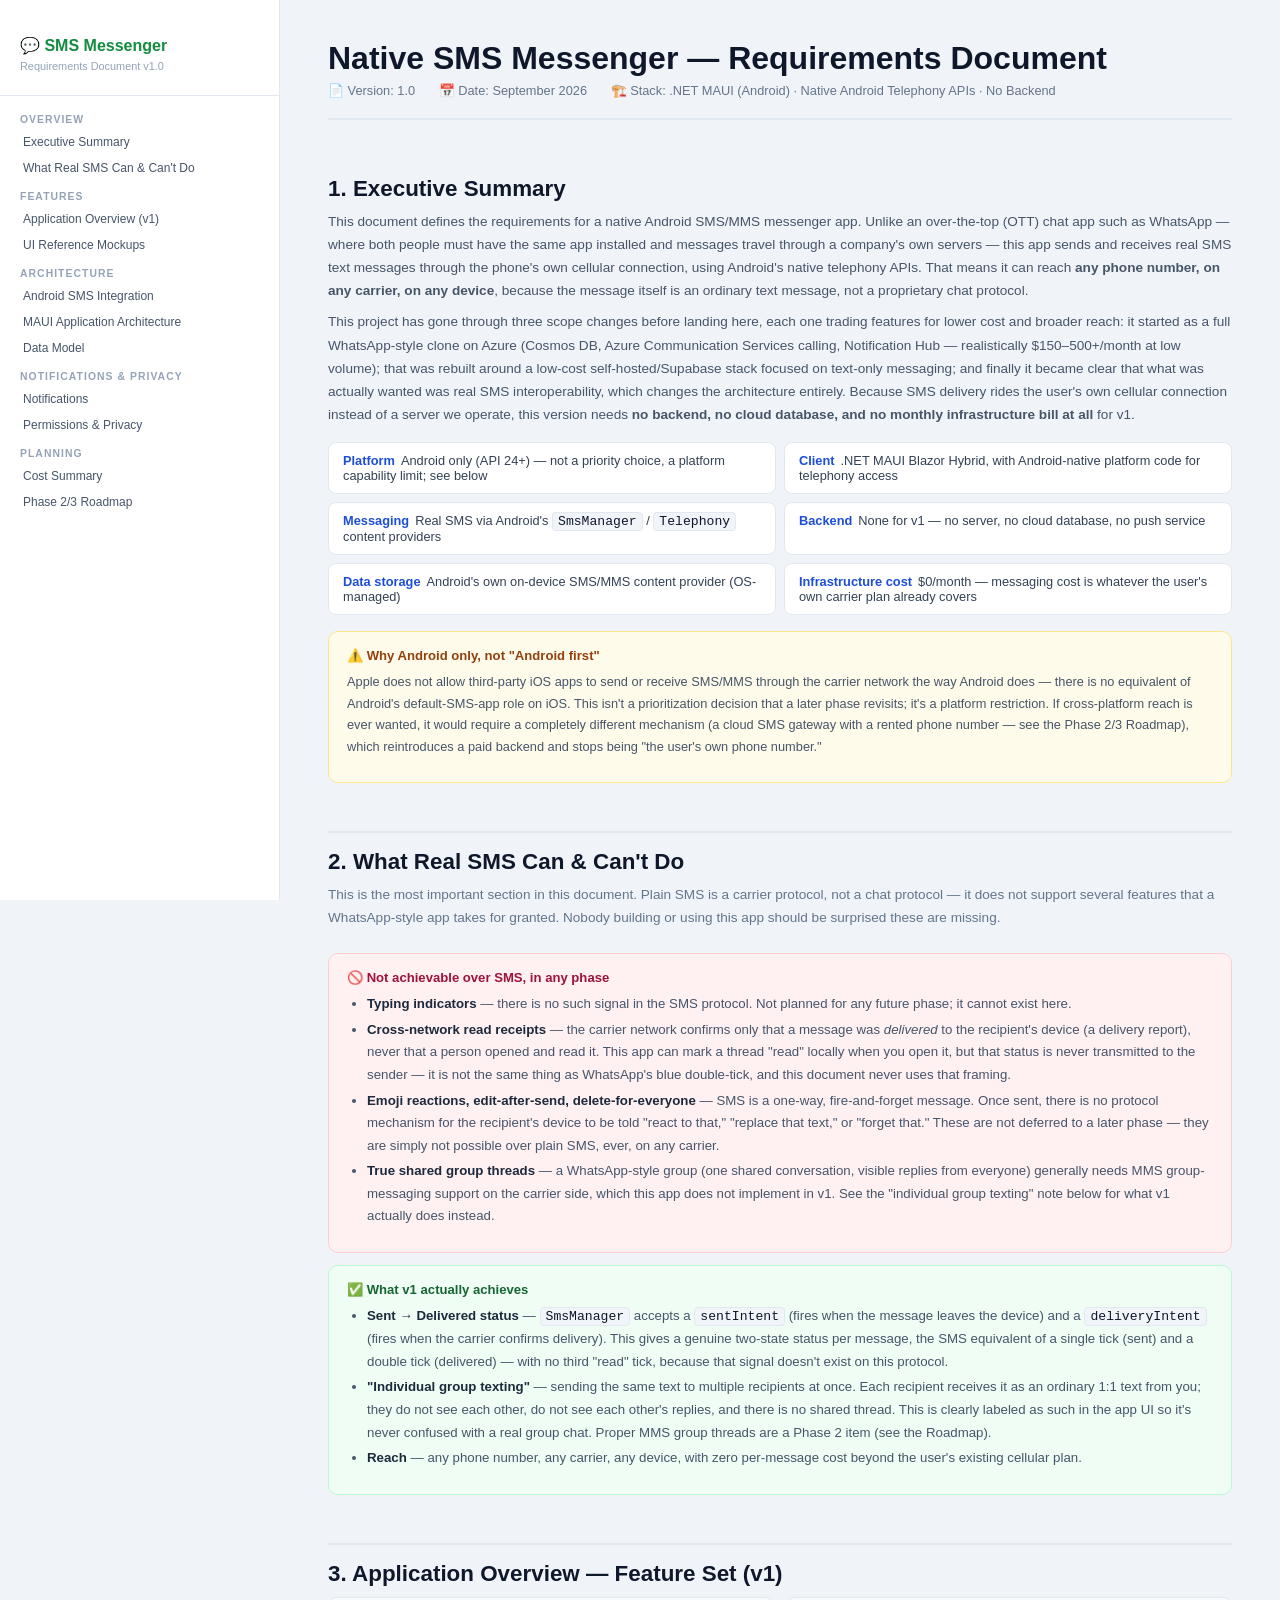
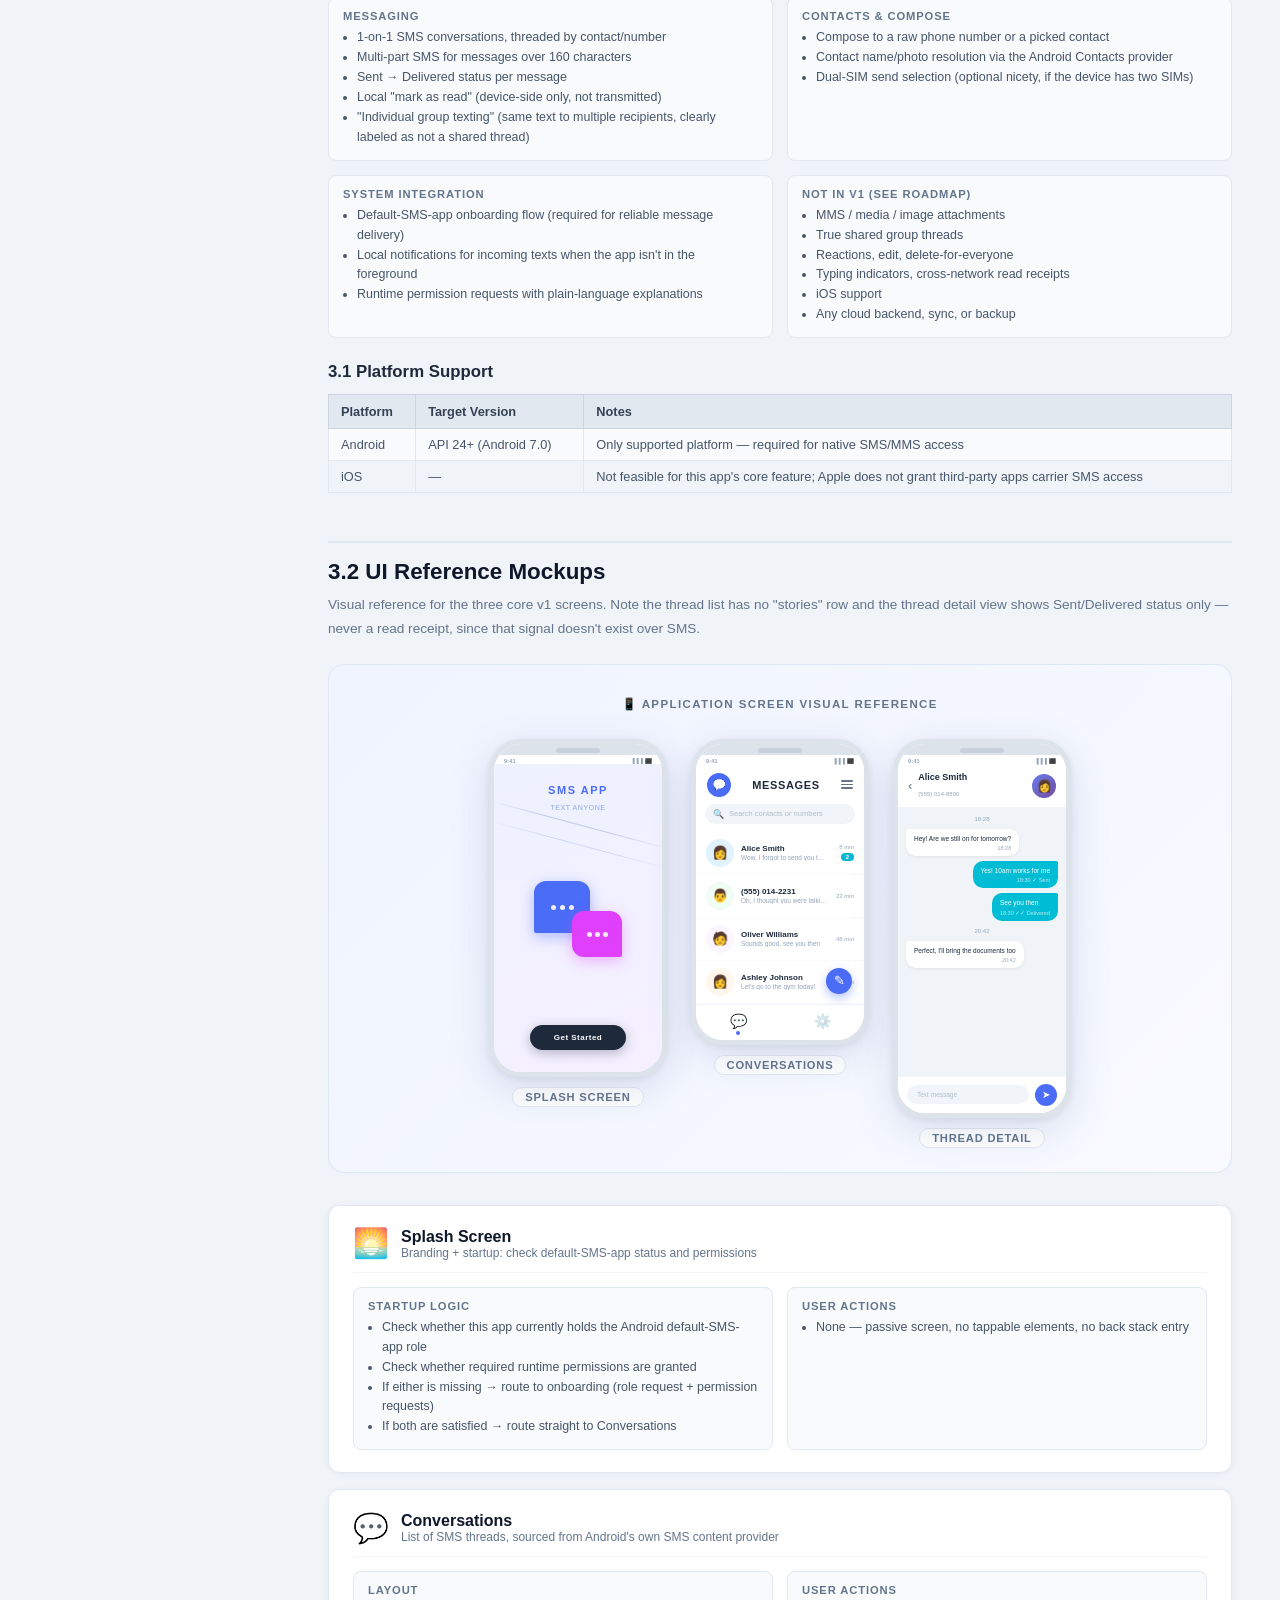
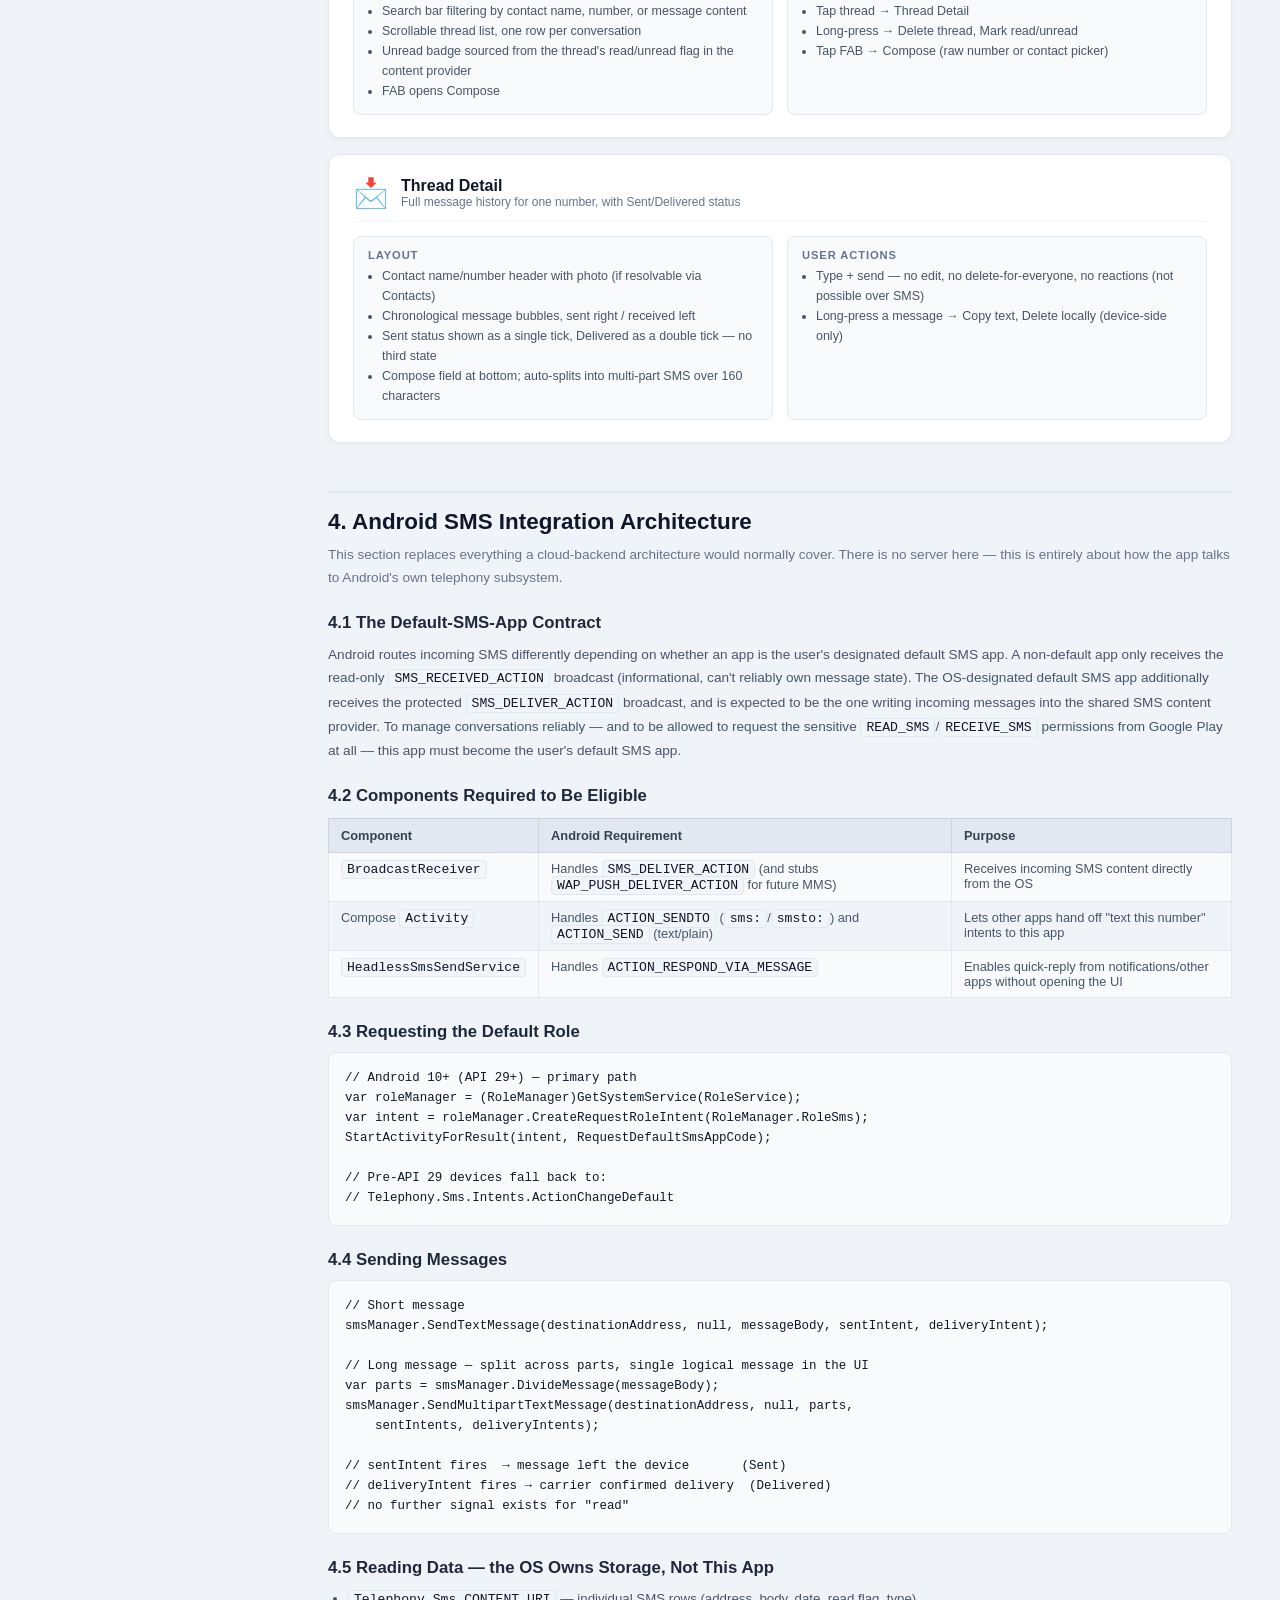
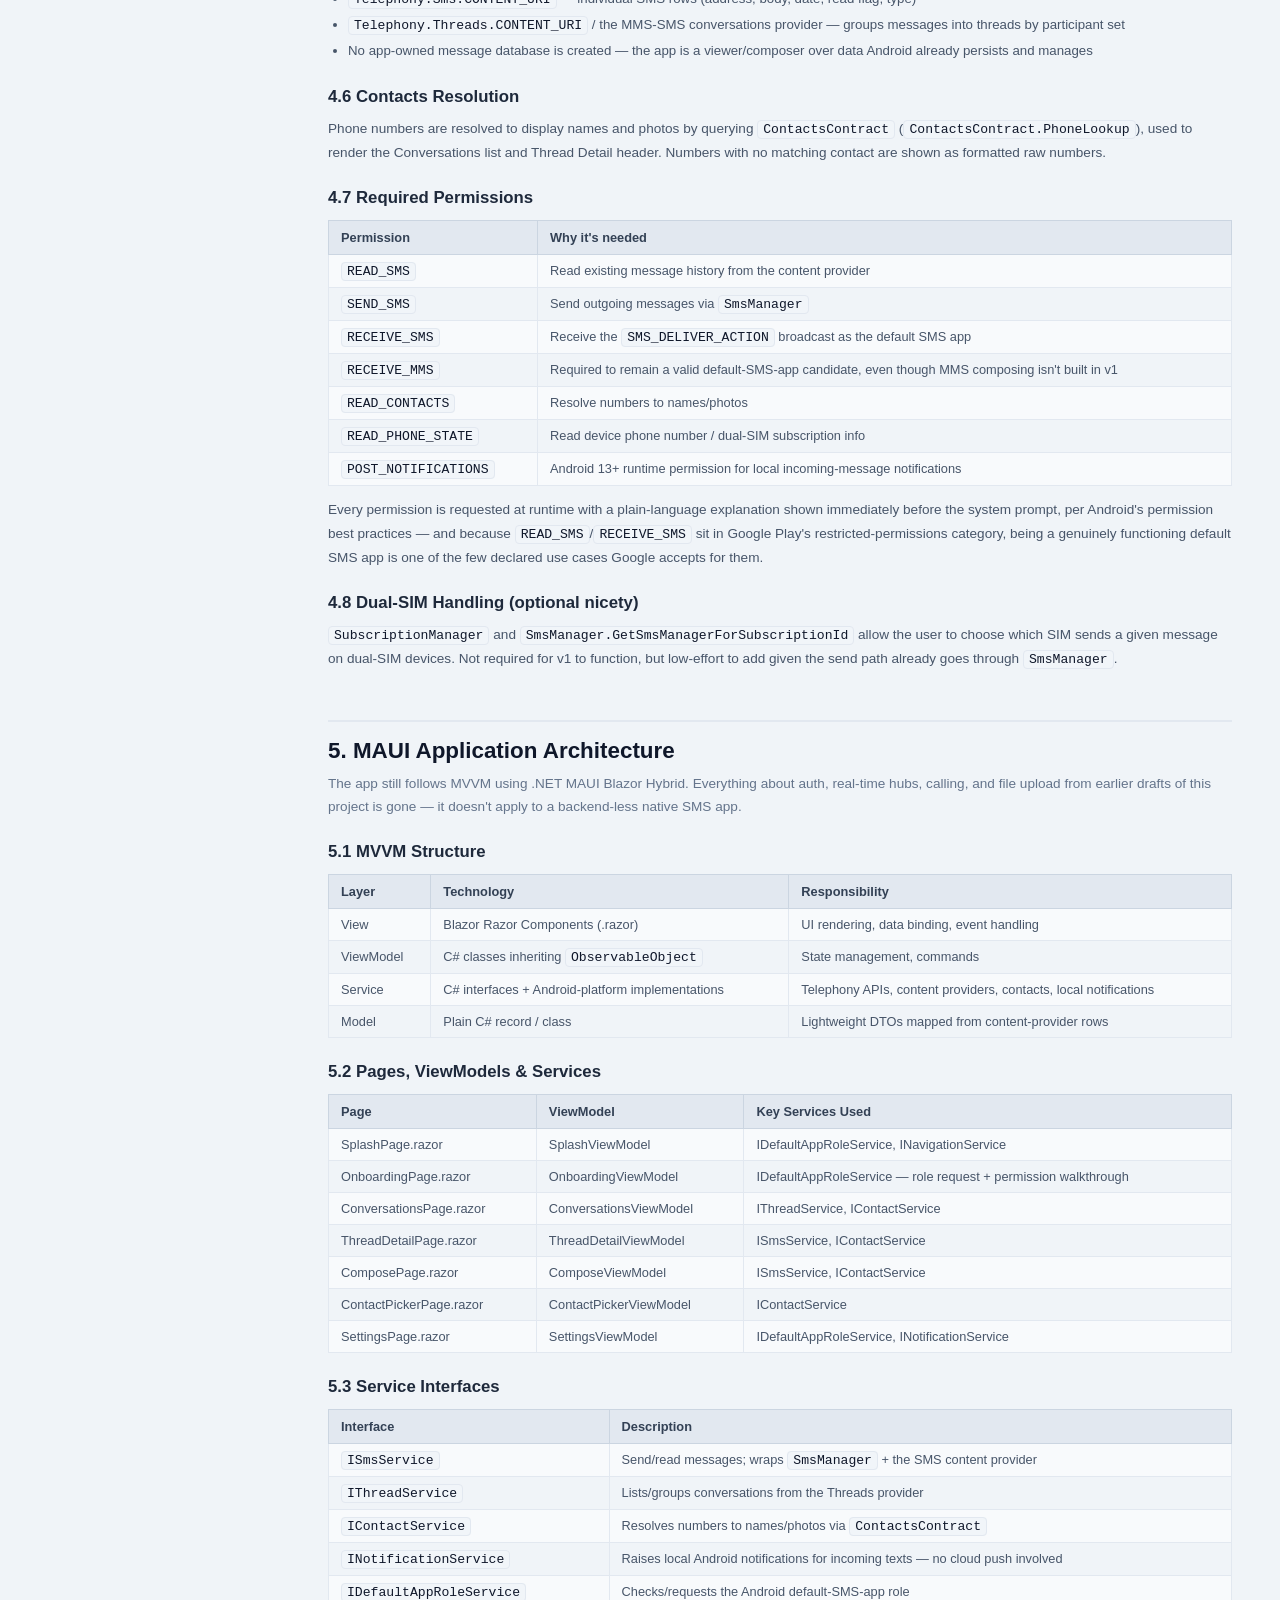
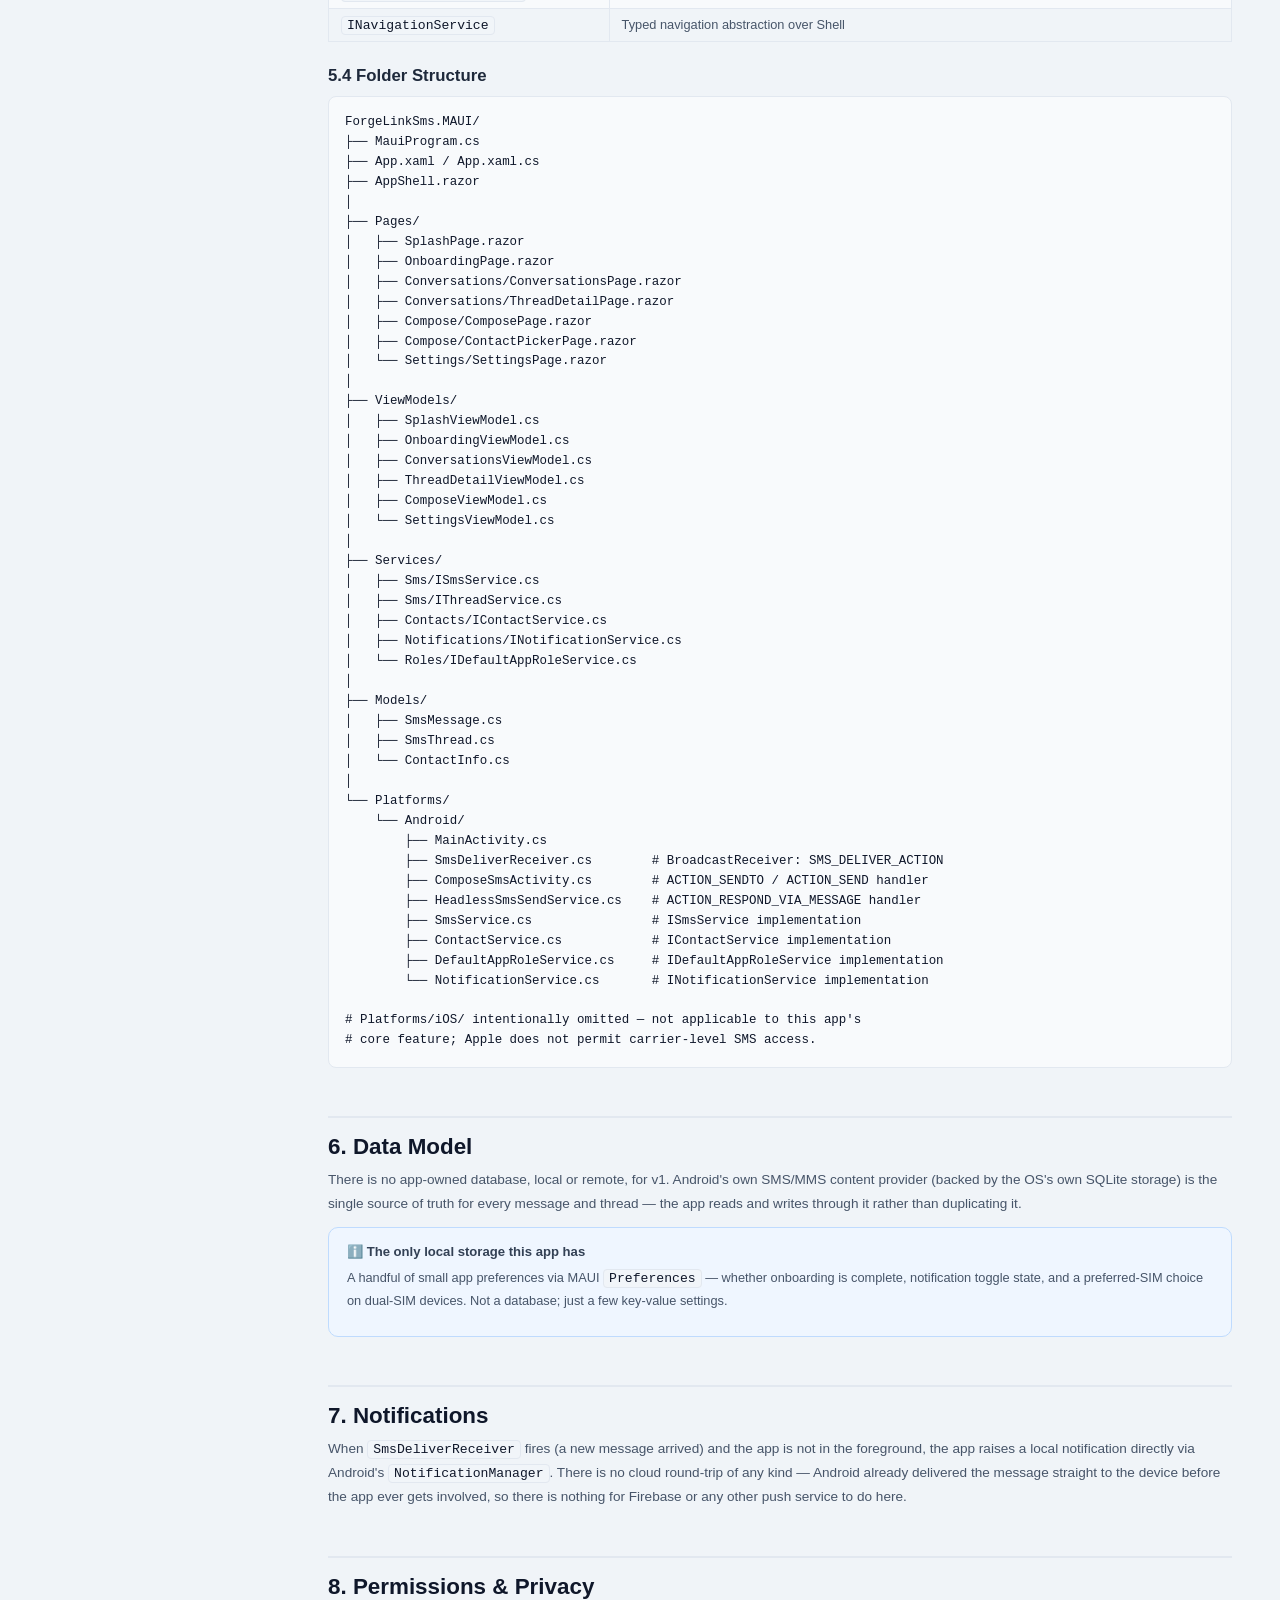
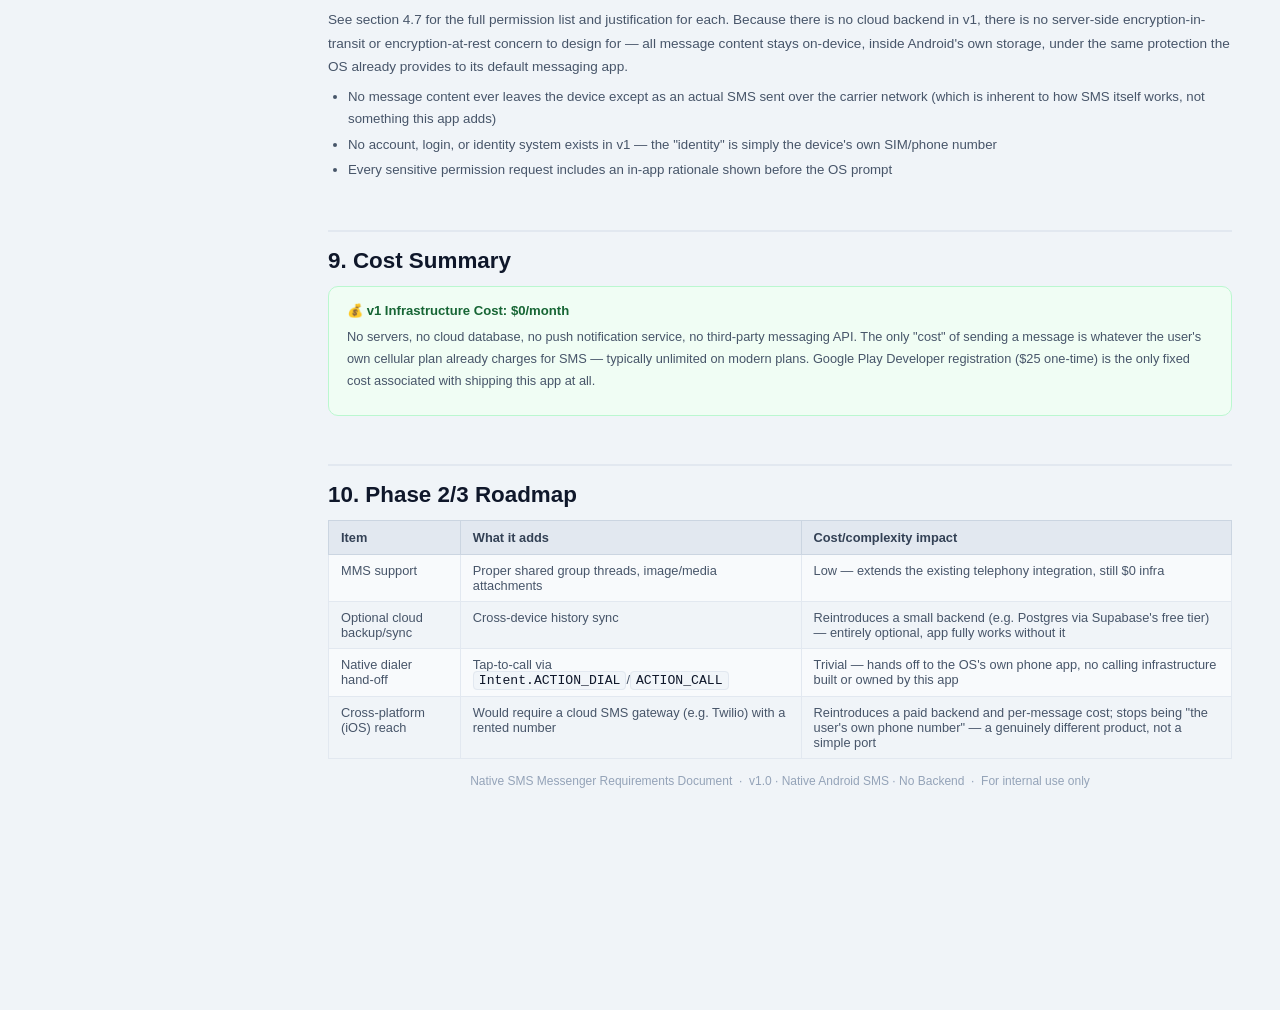
<file: SMS Messenger App Requirements Document.html>
<!DOCTYPE html>
<html lang="en"><head><meta http-equiv="Content-Type" content="text/html; charset=UTF-8">
<meta name="viewport" content="width=device-width,initial-scale=1.0">
<title>Native SMS Messenger — Requirements Document</title>
<style>
*{box-sizing:border-box;margin:0;padding:0}
body{font-family:'Segoe UI',Tahoma,Geneva,Verdana,sans-serif;background:#f0f4f8;color:#1e293b;display:flex;min-height:100vh}
a{color:#1d4ed8;text-decoration:none}
a:hover{text-decoration:underline}
code{font-family:'Consolas','Courier New',monospace;font-size:0.82rem;background:#f1f5f9;border:1px solid #e2e8f0;border-radius:4px;padding:1px 5px;color:#0f172a}
pre{background:#f8fafc;border:1px solid #e2e8f0;border-radius:8px;padding:16px;overflow-x:auto;font-size:0.78rem;line-height:1.6;color:#1e293b;margin:10px 0}
pre code{background:none;border:none;padding:0;font-size:inherit}
table{width:100%;border-collapse:collapse;margin:12px 0;font-size:0.8rem}
th{background:#e2e8f0;color:#334155;font-weight:700;padding:9px 12px;text-align:left;border:1px solid #cbd5e1}
td{padding:8px 12px;border:1px solid #e2e8f0;color:#475569;vertical-align:top}
tr:nth-child(even) td{background:#f8fafc}

/* ── Sidebar ── */
#sidebar{width:280px;flex-shrink:0;background:#ffffff;border-right:1px solid #e2e8f0;height:100vh;position:sticky;top:0;overflow-y:auto;padding:20px 0}
#sidebar .logo{padding:16px 20px 12px;border-bottom:1px solid #e2e8f0;margin-bottom:8px}
#sidebar .logo h2{font-size:1rem;color:#128c3e;font-weight:700}
#sidebar .logo p{font-size:0.68rem;color:#94a3b8;margin-top:2px}
#sidebar ul{list-style:none}
#sidebar ul li a{display:block;padding:6px 20px;font-size:0.75rem;color:#475569;border-left:3px solid transparent;transition:all .15s}
#sidebar ul li a:hover{background:#f0f4f8;color:#1d4ed8;text-decoration:none}
#sidebar ul li a.active{border-left-color:#22c55e;background:#f0fdf4;color:#128c3e;font-weight:600}
#sidebar .nav-group{padding:10px 20px 4px;font-size:0.65rem;font-weight:700;text-transform:uppercase;letter-spacing:.1em;color:#94a3b8}

/* ── Main content ── */
#main{flex:1;padding:40px 48px;max-width:calc(100% - 280px);overflow-x:hidden}
@media(max-width:900px){#sidebar{display:none}#main{max-width:100%;padding:24px 16px}}

/* ── Headings ── */
h1.doc-title{font-size:2rem;color:#0f172a;font-weight:800;margin-bottom:6px}
.doc-meta{font-size:0.8rem;color:#64748b;margin-bottom:40px;padding-bottom:20px;border-bottom:2px solid #e2e8f0}
.doc-meta span{margin-right:20px}
h2.section-title{font-size:1.4rem;color:#0f172a;font-weight:700;margin:48px 0 6px;padding-top:16px;border-top:2px solid #e2e8f0}
h2.section-title:first-of-type{border-top:none;margin-top:0}
.section-desc{font-size:0.85rem;color:#64748b;margin-bottom:24px}
h3{font-size:1.05rem;color:#1e293b;font-weight:700;margin:24px 0 10px}
h4{font-size:0.9rem;color:#334155;font-weight:700;margin:16px 0 8px}
h5{font-size:0.82rem;color:#475569;font-weight:700;margin:12px 0 6px;text-transform:uppercase;letter-spacing:.06em}
p{font-size:0.85rem;color:#475569;line-height:1.7;margin:8px 0}
ul.doc-list,ol.doc-list{margin:8px 0 8px 20px}
ul.doc-list li,ol.doc-list li{font-size:0.83rem;color:#475569;line-height:1.7;margin-bottom:3px}
ul.doc-list li strong,ol.doc-list li strong{color:#1e293b}

/* ── Cards / Boxes ── */
.info-box{background:#eff6ff;border:1.5px solid #bfdbfe;border-radius:10px;padding:16px 18px;margin:12px 0}
.info-box.green{background:#f0fdf4;border-color:#bbf7d0}
.info-box.amber{background:#fffbeb;border-color:#fde68a}
.info-box.purple{background:#faf5ff;border-color:#e9d5ff}
.info-box.red{background:#fff1f2;border-color:#fecdd3}
.info-box h4{margin:0 0 6px;font-size:0.82rem}
.info-box.green h4{color:#166534}
.info-box.amber h4{color:#92400e}
.info-box.purple h4{color:#6b21a8}
.info-box.red h4{color:#9f1239}
.info-box p,.info-box li{font-size:0.8rem}

/* ── Screen card ── */
.screen-card{background:#ffffff;border:1.5px solid #e2e8f0;border-radius:12px;padding:22px 24px;margin:16px 0;box-shadow:0 1px 6px rgba(0,0,0,.05)}
.screen-card .screen-header{display:flex;align-items:center;gap:12px;margin-bottom:14px;padding-bottom:12px;border-bottom:1px solid #f1f5f9}
.screen-card .screen-icon{font-size:1.8rem;line-height:1}
.screen-card .screen-name{font-size:1rem;font-weight:700;color:#0f172a}
.screen-card .screen-purpose{font-size:0.75rem;color:#64748b}
.screen-grid{display:grid;grid-template-columns:1fr 1fr;gap:14px;margin-top:10px}
@media(max-width:700px){.screen-grid{grid-template-columns:1fr}}
.sg-cell{background:#f8fafc;border:1px solid #e2e8f0;border-radius:8px;padding:12px 14px}
.sg-cell h5{margin:0 0 6px;font-size:0.7rem;color:#64748b;text-transform:uppercase;letter-spacing:.08em;font-weight:700}
.sg-cell ul{margin:0;padding-left:14px}
.sg-cell ul li{font-size:0.78rem;color:#475569;line-height:1.6}

/* ── API card (reused for Android API surface reference) ── */
.api-card{background:#ffffff;border:1.5px solid #e2e8f0;border-radius:10px;margin:14px 0;overflow:hidden;box-shadow:0 1px 4px rgba(0,0,0,.04)}
.api-header{display:flex;align-items:center;gap:10px;padding:12px 16px;border-bottom:1px solid #f1f5f9}
.method{font-size:0.7rem;font-weight:800;padding:3px 8px;border-radius:5px;letter-spacing:.06em}
.method.GET{background:#dcfce7;color:#166534}
.method.POST{background:#dbeafe;color:#1e40af}
.method.PUT{background:#fef3c7;color:#92400e}
.method.DELETE{background:#fce7f3;color:#9d174d}
.method.PATCH{background:#f3e8ff;color:#6b21a8}
.api-endpoint{font-family:'Consolas',monospace;font-size:0.82rem;color:#1e293b;font-weight:600}
.api-desc{font-size:0.75rem;color:#64748b;margin-left:auto}
.api-body{padding:14px 16px}

/* ── Badge chips ── */
.chip{display:inline-block;font-size:0.65rem;font-weight:700;padding:2px 8px;border-radius:20px;margin:2px}
.chip.blue{background:#dbeafe;color:#1e40af}
.chip.green{background:#dcfce7;color:#166534}
.chip.purple{background:#f3e8ff;color:#6b21a8}
.chip.amber{background:#fef3c7;color:#92400e}
.chip.cyan{background:#cffafe;color:#155e75}
.chip.red{background:#fce7f3;color:#9d174d}
.chip.slate{background:#f1f5f9;color:#475569}

/* ── Comparison table highlight ── */
.rec-row td{background:#f0fdf4 !important;font-weight:600;color:#166534}

.toc-grid{display:grid;grid-template-columns:1fr 1fr;gap:8px;margin:16px 0}
@media(max-width:600px){.toc-grid{grid-template-columns:1fr}}
.toc-item{background:#ffffff;border:1px solid #e2e8f0;border-radius:8px;padding:10px 14px;font-size:0.8rem}
.toc-item .toc-num{font-weight:700;color:#1d4ed8;margin-right:6px}
.toc-item .toc-label{color:#334155}

hr.divider{border:none;border-top:1px solid #e2e8f0;margin:32px 0}

/* ── Phone Mockup Showcase ── */
.mockup-showcase{background:linear-gradient(135deg,#f0f4ff 0%,#f8faff 100%);border:1.5px solid #dde6f5;border-radius:16px;padding:32px 20px 24px;margin:0 0 32px}
.mockup-showcase-title{text-align:center;font-size:0.72rem;font-weight:700;color:#64748b;text-transform:uppercase;letter-spacing:.12em;margin-bottom:28px}
.mockup-phones{display:flex;gap:24px;justify-content:center;align-items:flex-start;flex-wrap:wrap}
.phone-device{display:flex;flex-direction:column;align-items:center;gap:10px}
.phone-device .phone-label{font-size:0.7rem;font-weight:700;color:#64748b;text-transform:uppercase;letter-spacing:.07em;background:white;border:1px solid #e2e8f0;border-radius:20px;padding:3px 12px}

/* phone shell */
.ph{width:178px;background:white;border-radius:32px;border:5px solid #dde3ea;box-shadow:0 12px 40px rgba(80,100,160,0.18),0 2px 8px rgba(0,0,0,0.08);overflow:hidden;position:relative}
.ph-notch{background:#dde3ea;height:11px;display:flex;justify-content:center;align-items:flex-end;padding-bottom:2px}
.ph-notch-pill{width:44px;height:5px;background:#c8d0db;border-radius:3px}
.ph-status{display:flex;justify-content:space-between;padding:3px 10px 0;font-size:5.5px;color:#94a3b8;font-weight:700;letter-spacing:.04em}

/* ── SPLASH screen ── */
.splash-bg{background:linear-gradient(160deg,#eef1ff 0%,#f5f0ff 100%);padding:14px 16px 18px;min-height:308px;display:flex;flex-direction:column;align-items:center;justify-content:space-between;position:relative;overflow:hidden}
.splash-diag{position:absolute;top:60px;left:-10px;right:-10px;height:1px;background:linear-gradient(90deg,transparent,#c0c8e8 30%,#c0c8e8 70%,transparent);transform:rotate(15deg);transform-origin:center}
.splash-diag2{position:absolute;top:80px;left:-10px;right:-10px;height:1px;background:linear-gradient(90deg,transparent,#d0d8f0 30%,#d0d8f0 70%,transparent);transform:rotate(15deg);transform-origin:center}
.splash-title-wrap{text-align:center;margin-top:6px}
.splash-app-title{font-size:11px;font-weight:900;color:#4a6cf7;letter-spacing:.14em;display:block}
.splash-app-sub{font-size:7px;color:#8fa8e8;letter-spacing:.08em}
.splash-bubbles{position:relative;width:88px;height:76px;margin:8px auto}
.splash-bubble-1{position:absolute;top:0;left:0;width:56px;height:52px;background:#4a6cf7;border-radius:12px 12px 12px 2px;display:flex;align-items:center;justify-content:center;gap:4px;box-shadow:0 4px 14px rgba(74,108,247,0.4)}
.splash-bubble-2{position:absolute;bottom:0;right:0;width:50px;height:46px;background:#e040fb;border-radius:12px 12px 2px 12px;display:flex;align-items:center;justify-content:center;gap:3px;box-shadow:0 4px 14px rgba(224,64,251,0.35)}
.b-dot{width:5px;height:5px;border-radius:50%;background:rgba(255,255,255,0.9)}
.splash-cta{background:#1e293b;color:white;border-radius:22px;padding:8px 24px;font-size:8px;font-weight:800;letter-spacing:.06em;text-align:center;margin-bottom:4px;box-shadow:0 3px 12px rgba(30,41,59,0.3)}

/* ── CONVERSATIONS (thread list) screen ── */
.ch-header{display:flex;align-items:center;justify-content:space-between;padding:9px 11px 7px;background:white}
.ch-hav{width:24px;height:24px;border-radius:50%;background:#4a6cf7;display:flex;align-items:center;justify-content:center}
.ch-hav::after{content:'\1F4AC';font-size:10px;filter:brightness(10)}
.ch-htitle{font-size:11px;font-weight:900;color:#1e293b;letter-spacing:.06em}
.ch-hmenu{display:flex;flex-direction:column;gap:2px;justify-content:center}
.ch-hmenu span{display:block;width:12px;height:1.5px;background:#64748b;border-radius:1px}
.ch-search{margin:0 9px 8px;background:#f1f5f9;border-radius:10px;display:flex;align-items:center;gap:5px;padding:5px 8px}
.ch-search-icon{font-size:9px;color:#94a3b8}
.ch-search-text{font-size:7.5px;color:#b0bec5}
.ci{display:flex;align-items:center;gap:7px;padding:7px 10px;border-bottom:1px solid #f8fafc}
.ci-av{width:28px;height:28px;border-radius:50%;flex-shrink:0;font-size:13px;display:flex;align-items:center;justify-content:center;position:relative}
.ci-info{flex:1;min-width:0}
.ci-name{font-size:8px;font-weight:700;color:#1e293b;white-space:nowrap;overflow:hidden;text-overflow:ellipsis}
.ci-prev{font-size:6.5px;color:#94a3b8;white-space:nowrap;overflow:hidden;text-overflow:ellipsis;max-width:86px;margin-top:1px}
.ci-right{display:flex;flex-direction:column;align-items:flex-end;gap:3px;flex-shrink:0}
.ci-time{font-size:6px;color:#94a3b8}
.ci-badge{background:#06b6d4;color:white;font-size:6px;font-weight:800;border-radius:8px;padding:1px 4px;min-width:13px;text-align:center}
.ch-fab{position:absolute;right:12px;bottom:46px;width:26px;height:26px;border-radius:50%;background:#4a6cf7;color:white;display:flex;align-items:center;justify-content:center;font-size:13px;box-shadow:0 4px 10px rgba(74,108,247,.4)}
.ch-bnav{display:flex;justify-content:space-around;padding:8px 0 5px;border-top:1px solid #f1f5f9;background:white}
.bn-icon{font-size:14px;opacity:0.35;display:flex;flex-direction:column;align-items:center}
.bn-icon.act{opacity:1}
.bn-dot{width:4px;height:4px;border-radius:50%;background:#4a6cf7;margin-top:2px}

/* ── THREAD DETAIL screen ── */
.cd-header{display:flex;align-items:center;gap:5px;padding:8px 10px 7px;background:white;border-bottom:1px solid #f1f5f9}
.cd-back{font-size:13px;color:#64748b;line-height:1;margin-right:1px}
.cd-name-wrap{flex:1}
.cd-name{font-size:9px;font-weight:800;color:#1e293b;display:block}
.cd-lastseen{font-size:6px;color:#94a3b8}
.cd-avatar{width:24px;height:24px;border-radius:50%;background:linear-gradient(135deg,#667eea,#764ba2);flex-shrink:0;font-size:12px;display:flex;align-items:center;justify-content:center}
.cd-msgs{padding:6px 8px;display:flex;flex-direction:column;gap:5px;background:#f0f4f8;min-height:268px}
.msg-ts{font-size:6px;color:#94a3b8;text-align:center;margin:2px 0}
.msg-r{align-self:flex-start;background:white;border-radius:2px 10px 10px 10px;padding:5px 8px;max-width:122px;box-shadow:0 1px 3px rgba(0,0,0,0.07)}
.msg-s{align-self:flex-end;background:#b2ebf2;border-radius:10px 2px 10px 10px;padding:5px 8px;max-width:122px}
.msg-s.teal{background:#00bcd4}
.mt{font-size:6.5px;color:#1e293b;line-height:1.45}
.msg-s .mt{color:#004d57}
.msg-s.teal .mt{color:white}
.mts{font-size:5.5px;color:#94a3b8;text-align:right;margin-top:2px}
.msg-s .mts{color:#26919e}
.msg-s.teal .mts{color:rgba(255,255,255,0.75)}
.cd-compose{display:flex;align-items:center;gap:6px;padding:7px 9px;background:white;border-top:1px solid #f1f5f9}
.cd-compose-field{flex:1;background:#f1f5f9;border-radius:14px;padding:6px 10px;font-size:6.5px;color:#b0bec5}
.cd-compose-send{width:22px;height:22px;border-radius:50%;background:#4a6cf7;color:white;display:flex;align-items:center;justify-content:center;font-size:10px}
</style>
</head>
<body>

<!-- ══════════════ SIDEBAR ══════════════ -->
<nav id="sidebar">
  <div class="logo">
    <h2>💬 SMS Messenger</h2>
    <p>Requirements Document v1.0</p>
  </div>
  <ul>
    <li class="nav-group">Overview</li>
    <li><a href="#executive-summary">Executive Summary</a></li>
    <li><a href="#sms-capabilities">What Real SMS Can &amp; Can't Do</a></li>

    <li class="nav-group">Features</li>
    <li><a href="#feature-overview">Application Overview (v1)</a></li>
    <li><a href="#splash">UI Reference Mockups</a></li>

    <li class="nav-group">Architecture</li>
    <li><a href="#android-integration">Android SMS Integration</a></li>
    <li><a href="#maui-architecture">MAUI Application Architecture</a></li>
    <li><a href="#data-model">Data Model</a></li>

    <li class="nav-group">Notifications &amp; Privacy</li>
    <li><a href="#notifications">Notifications</a></li>
    <li><a href="#permissions-privacy">Permissions &amp; Privacy</a></li>

    <li class="nav-group">Planning</li>
    <li><a href="#cost-summary">Cost Summary</a></li>
    <li><a href="#roadmap">Phase 2/3 Roadmap</a></li>
  </ul>
</nav>

<!-- ══════════════ MAIN ══════════════ -->
<div id="main">

<h1 class="doc-title">Native SMS Messenger — Requirements Document</h1>
<div class="doc-meta">
  <span>📄 Version: 1.0</span>
  <span>📅 Date: September 2026</span>
  <span>🏗️ Stack: .NET MAUI (Android) · Native Android Telephony APIs · No Backend</span>
</div>

<!-- EXECUTIVE SUMMARY -->
<h2 class="section-title" id="executive-summary">1. Executive Summary</h2>
<p>This document defines the requirements for a native Android SMS/MMS messenger app. Unlike an over-the-top (OTT) chat app such as WhatsApp — where both people must have the same app installed and messages travel through a company's own servers — this app sends and receives real SMS text messages through the phone's own cellular connection, using Android's native telephony APIs. That means it can reach <strong>any phone number, on any carrier, on any device</strong>, because the message itself is an ordinary text message, not a proprietary chat protocol.</p>

<p>This project has gone through three scope changes before landing here, each one trading features for lower cost and broader reach: it started as a full WhatsApp-style clone on Azure (Cosmos DB, Azure Communication Services calling, Notification Hub — realistically $150–500+/month at low volume); that was rebuilt around a low-cost self-hosted/Supabase stack focused on text-only messaging; and finally it became clear that what was actually wanted was real SMS interoperability, which changes the architecture entirely. Because SMS delivery rides the user's own cellular connection instead of a server we operate, this version needs <strong>no backend, no cloud database, and no monthly infrastructure bill at all</strong> for v1.</p>

<div class="toc-grid">
  <div class="toc-item"><span class="toc-num">Platform</span><span class="toc-label">Android only (API 24+) — not a priority choice, a platform capability limit; see below</span></div>
  <div class="toc-item"><span class="toc-num">Client</span><span class="toc-label">.NET MAUI Blazor Hybrid, with Android-native platform code for telephony access</span></div>
  <div class="toc-item"><span class="toc-num">Messaging</span><span class="toc-label">Real SMS via Android's <code>SmsManager</code> / <code>Telephony</code> content providers</span></div>
  <div class="toc-item"><span class="toc-num">Backend</span><span class="toc-label">None for v1 — no server, no cloud database, no push service</span></div>
  <div class="toc-item"><span class="toc-num">Data storage</span><span class="toc-label">Android's own on-device SMS/MMS content provider (OS-managed)</span></div>
  <div class="toc-item"><span class="toc-num">Infrastructure cost</span><span class="toc-label">$0/month — messaging cost is whatever the user's own carrier plan already covers</span></div>
</div>

<div class="info-box amber">
  <h4>⚠️ Why Android only, not "Android first"</h4>
  <p>Apple does not allow third-party iOS apps to send or receive SMS/MMS through the carrier network the way Android does — there is no equivalent of Android's default-SMS-app role on iOS. This isn't a prioritization decision that a later phase revisits; it's a platform restriction. If cross-platform reach is ever wanted, it would require a completely different mechanism (a cloud SMS gateway with a rented phone number — see the Phase 2/3 Roadmap), which reintroduces a paid backend and stops being "the user's own phone number."</p>
</div>

<!-- WHAT SMS CAN AND CAN'T DO -->
<h2 class="section-title" id="sms-capabilities">2. What Real SMS Can &amp; Can't Do</h2>
<p class="section-desc">This is the most important section in this document. Plain SMS is a carrier protocol, not a chat protocol — it does not support several features that a WhatsApp-style app takes for granted. Nobody building or using this app should be surprised these are missing.</p>

<div class="info-box red">
  <h4>🚫 Not achievable over SMS, in any phase</h4>
  <ul class="doc-list">
    <li><strong>Typing indicators</strong> — there is no such signal in the SMS protocol. Not planned for any future phase; it cannot exist here.</li>
    <li><strong>Cross-network read receipts</strong> — the carrier network confirms only that a message was <em>delivered</em> to the recipient's device (a delivery report), never that a person opened and read it. This app can mark a thread "read" locally when you open it, but that status is never transmitted to the sender — it is not the same thing as WhatsApp's blue double-tick, and this document never uses that framing.</li>
    <li><strong>Emoji reactions, edit-after-send, delete-for-everyone</strong> — SMS is a one-way, fire-and-forget message. Once sent, there is no protocol mechanism for the recipient's device to be told "react to that," "replace that text," or "forget that." These are not deferred to a later phase — they are simply not possible over plain SMS, ever, on any carrier.</li>
    <li><strong>True shared group threads</strong> — a WhatsApp-style group (one shared conversation, visible replies from everyone) generally needs MMS group-messaging support on the carrier side, which this app does not implement in v1. See the "individual group texting" note below for what v1 actually does instead.</li>
  </ul>
</div>

<div class="info-box green">
  <h4>✅ What v1 actually achieves</h4>
  <ul class="doc-list">
    <li><strong>Sent → Delivered status</strong> — <code>SmsManager</code> accepts a <code>sentIntent</code> (fires when the message leaves the device) and a <code>deliveryIntent</code> (fires when the carrier confirms delivery). This gives a genuine two-state status per message, the SMS equivalent of a single tick (sent) and a double tick (delivered) — with no third "read" tick, because that signal doesn't exist on this protocol.</li>
    <li><strong>"Individual group texting"</strong> — sending the same text to multiple recipients at once. Each recipient receives it as an ordinary 1:1 text from you; they do not see each other, do not see each other's replies, and there is no shared thread. This is clearly labeled as such in the app UI so it's never confused with a real group chat. Proper MMS group threads are a Phase 2 item (see the Roadmap).</li>
    <li><strong>Reach</strong> — any phone number, any carrier, any device, with zero per-message cost beyond the user's existing cellular plan.</li>
  </ul>
</div>

<!-- APPLICATION OVERVIEW -->
<h2 class="section-title" id="feature-overview">3. Application Overview — Feature Set (v1)</h2>

<div class="screen-grid">
  <div class="sg-cell">
    <h5>Messaging</h5>
    <ul>
      <li>1-on-1 SMS conversations, threaded by contact/number</li>
      <li>Multi-part SMS for messages over 160 characters</li>
      <li>Sent → Delivered status per message</li>
      <li>Local "mark as read" (device-side only, not transmitted)</li>
      <li>"Individual group texting" (same text to multiple recipients, clearly labeled as not a shared thread)</li>
    </ul>
  </div>
  <div class="sg-cell">
    <h5>Contacts &amp; Compose</h5>
    <ul>
      <li>Compose to a raw phone number or a picked contact</li>
      <li>Contact name/photo resolution via the Android Contacts provider</li>
      <li>Dual-SIM send selection (optional nicety, if the device has two SIMs)</li>
    </ul>
  </div>
  <div class="sg-cell">
    <h5>System Integration</h5>
    <ul>
      <li>Default-SMS-app onboarding flow (required for reliable message delivery)</li>
      <li>Local notifications for incoming texts when the app isn't in the foreground</li>
      <li>Runtime permission requests with plain-language explanations</li>
    </ul>
  </div>
  <div class="sg-cell">
    <h5>Not in v1 (see Roadmap)</h5>
    <ul>
      <li>MMS / media / image attachments</li>
      <li>True shared group threads</li>
      <li>Reactions, edit, delete-for-everyone</li>
      <li>Typing indicators, cross-network read receipts</li>
      <li>iOS support</li>
      <li>Any cloud backend, sync, or backup</li>
    </ul>
  </div>
</div>

<h3>3.1 Platform Support</h3>
<table>
  <tbody><tr><th>Platform</th><th>Target Version</th><th>Notes</th></tr>
  <tr><td>Android</td><td>API 24+ (Android 7.0)</td><td>Only supported platform — required for native SMS/MMS access</td></tr>
  <tr><td>iOS</td><td>—</td><td>Not feasible for this app's core feature; Apple does not grant third-party apps carrier SMS access</td></tr>
</tbody></table>

<!-- UI REFERENCE MOCKUPS -->
<h2 class="section-title" id="splash">3.2 UI Reference Mockups</h2>
<p class="section-desc">Visual reference for the three core v1 screens. Note the thread list has no "stories" row and the thread detail view shows Sent/Delivered status only — never a read receipt, since that signal doesn't exist over SMS.</p>

<div class="mockup-showcase">
  <div class="mockup-showcase-title">📱 Application Screen Visual Reference</div>
  <div class="mockup-phones">

    <!-- PHONE 1: Splash -->
    <div class="phone-device">
      <div class="ph">
        <div class="ph-notch"><div class="ph-notch-pill"></div></div>
        <div class="ph-status"><span>9:41</span><span>▐▐▐ ⬛</span></div>
        <div class="splash-bg">
          <div class="splash-diag"></div>
          <div class="splash-diag2"></div>
          <div class="splash-title-wrap">
            <span class="splash-app-title">SMS APP</span>
            <span class="splash-app-sub">TEXT ANYONE</span>
          </div>
          <div class="splash-bubbles">
            <div class="splash-bubble-1"><div class="b-dot"></div><div class="b-dot"></div><div class="b-dot"></div></div>
            <div class="splash-bubble-2"><div class="b-dot"></div><div class="b-dot"></div><div class="b-dot"></div></div>
          </div>
          <div class="splash-cta">Get Started</div>
        </div>
      </div>
      <div class="phone-label">Splash Screen</div>
    </div>

    <!-- PHONE 2: Conversations (thread list) -->
    <div class="phone-device">
      <div class="ph" style="position:relative">
        <div class="ph-notch"><div class="ph-notch-pill"></div></div>
        <div class="ph-status"><span>9:41</span><span>▐▐▐ ⬛</span></div>
        <div class="ch-header">
          <div class="ch-hav"></div>
          <span class="ch-htitle">MESSAGES</span>
          <div class="ch-hmenu"><span></span><span></span><span></span></div>
        </div>
        <div class="ch-search"><span class="ch-search-icon">🔍</span><span class="ch-search-text">Search contacts or numbers</span></div>
        <div class="ci">
          <div class="ci-av" style="background:#e0f2fe">👩</div>
          <div class="ci-info"><div class="ci-name">Alice Smith</div><div class="ci-prev">Wow, I forgot to send you that...</div></div>
          <div class="ci-right"><span class="ci-time">8 min</span><span class="ci-badge">2</span></div>
        </div>
        <div class="ci">
          <div class="ci-av" style="background:#f0fdf4">👨</div>
          <div class="ci-info"><div class="ci-name">(555) 014-2231</div><div class="ci-prev">Oh, I thought you were talking about...</div></div>
          <div class="ci-right"><span class="ci-time">22 min</span></div>
        </div>
        <div class="ci">
          <div class="ci-av" style="background:#faf5ff">🧑</div>
          <div class="ci-info"><div class="ci-name">Oliver Williams</div><div class="ci-prev">Sounds good, see you then</div></div>
          <div class="ci-right"><span class="ci-time">48 min</span></div>
        </div>
        <div class="ci">
          <div class="ci-av" style="background:#fff7ed">👩</div>
          <div class="ci-info"><div class="ci-name">Ashley Johnson</div><div class="ci-prev">Let's go to the gym today!</div></div>
          <div class="ci-right"><span class="ci-time">52 min</span></div>
        </div>
        <div class="ch-fab">✎</div>
        <div class="ch-bnav">
          <div class="bn-icon act">💬<div class="bn-dot"></div></div>
          <div class="bn-icon">⚙️</div>
        </div>
      </div>
      <div class="phone-label">Conversations</div>
    </div>

    <!-- PHONE 3: Thread Detail -->
    <div class="phone-device">
      <div class="ph">
        <div class="ph-notch"><div class="ph-notch-pill"></div></div>
        <div class="ph-status"><span>9:41</span><span>▐▐▐ ⬛</span></div>
        <div class="cd-header">
          <span class="cd-back">‹</span>
          <div class="cd-name-wrap"><span class="cd-name">Alice Smith</span><span class="cd-lastseen">(555) 014-8890</span></div>
          <div class="cd-avatar">👩</div>
        </div>
        <div class="cd-msgs">
          <div class="msg-ts">18:28</div>
          <div class="msg-r"><div class="mt">Hey! Are we still on for tomorrow?</div><div class="mts">18:28</div></div>
          <div class="msg-s teal"><div class="mt">Yes! 10am works for me</div><div class="mts">18:30 ✓ Sent</div></div>
          <div class="msg-s teal"><div class="mt">See you then</div><div class="mts">18:30 ✓✓ Delivered</div></div>
          <div class="msg-ts">20:42</div>
          <div class="msg-r"><div class="mt">Perfect, I'll bring the documents too</div><div class="mts">20:42</div></div>
        </div>
        <div class="cd-compose">
          <div class="cd-compose-field">Text message</div>
          <div class="cd-compose-send">➤</div>
        </div>
      </div>
      <div class="phone-label">Thread Detail</div>
    </div>

  </div>
</div>

<div class="screen-card">
  <div class="screen-header">
    <div class="screen-icon">🌅</div>
    <div><div class="screen-name">Splash Screen</div><div class="screen-purpose">Branding + startup: check default-SMS-app status and permissions</div></div>
  </div>
  <div class="screen-grid">
    <div class="sg-cell">
      <h5>Startup Logic</h5>
      <ul>
        <li>Check whether this app currently holds the Android default-SMS-app role</li>
        <li>Check whether required runtime permissions are granted</li>
        <li>If either is missing → route to onboarding (role request + permission requests)</li>
        <li>If both are satisfied → route straight to Conversations</li>
      </ul>
    </div>
    <div class="sg-cell">
      <h5>User Actions</h5>
      <ul><li>None — passive screen, no tappable elements, no back stack entry</li></ul>
    </div>
  </div>
</div>

<div class="screen-card">
  <div class="screen-header">
    <div class="screen-icon">💬</div>
    <div><div class="screen-name">Conversations</div><div class="screen-purpose">List of SMS threads, sourced from Android's own SMS content provider</div></div>
  </div>
  <div class="screen-grid">
    <div class="sg-cell">
      <h5>Layout</h5>
      <ul>
        <li>Search bar filtering by contact name, number, or message content</li>
        <li>Scrollable thread list, one row per conversation</li>
        <li>Unread badge sourced from the thread's read/unread flag in the content provider</li>
        <li>FAB opens Compose</li>
      </ul>
    </div>
    <div class="sg-cell">
      <h5>User Actions</h5>
      <ul>
        <li>Tap thread → Thread Detail</li>
        <li>Long-press → Delete thread, Mark read/unread</li>
        <li>Tap FAB → Compose (raw number or contact picker)</li>
      </ul>
    </div>
  </div>
</div>

<div class="screen-card">
  <div class="screen-header">
    <div class="screen-icon">📩</div>
    <div><div class="screen-name">Thread Detail</div><div class="screen-purpose">Full message history for one number, with Sent/Delivered status</div></div>
  </div>
  <div class="screen-grid">
    <div class="sg-cell">
      <h5>Layout</h5>
      <ul>
        <li>Contact name/number header with photo (if resolvable via Contacts)</li>
        <li>Chronological message bubbles, sent right / received left</li>
        <li>Sent status shown as a single tick, Delivered as a double tick — no third state</li>
        <li>Compose field at bottom; auto-splits into multi-part SMS over 160 characters</li>
      </ul>
    </div>
    <div class="sg-cell">
      <h5>User Actions</h5>
      <ul>
        <li>Type + send — no edit, no delete-for-everyone, no reactions (not possible over SMS)</li>
        <li>Long-press a message → Copy text, Delete locally (device-side only)</li>
      </ul>
    </div>
  </div>
</div>

<!-- ANDROID SMS INTEGRATION ARCHITECTURE -->
<h2 class="section-title" id="android-integration">4. Android SMS Integration Architecture</h2>
<p class="section-desc">This section replaces everything a cloud-backend architecture would normally cover. There is no server here — this is entirely about how the app talks to Android's own telephony subsystem.</p>

<h3>4.1 The Default-SMS-App Contract</h3>
<p>Android routes incoming SMS differently depending on whether an app is the user's designated default SMS app. A non-default app only receives the read-only <code>SMS_RECEIVED_ACTION</code> broadcast (informational, can't reliably own message state). The OS-designated default SMS app additionally receives the protected <code>SMS_DELIVER_ACTION</code> broadcast, and is expected to be the one writing incoming messages into the shared SMS content provider. To manage conversations reliably — and to be allowed to request the sensitive <code>READ_SMS</code>/<code>RECEIVE_SMS</code> permissions from Google Play at all — this app must become the user's default SMS app.</p>

<h3>4.2 Components Required to Be Eligible</h3>
<table>
  <tbody><tr><th>Component</th><th>Android Requirement</th><th>Purpose</th></tr>
  <tr><td><code>BroadcastReceiver</code></td><td>Handles <code>SMS_DELIVER_ACTION</code> (and stubs <code>WAP_PUSH_DELIVER_ACTION</code> for future MMS)</td><td>Receives incoming SMS content directly from the OS</td></tr>
  <tr><td>Compose <code>Activity</code></td><td>Handles <code>ACTION_SENDTO</code> (<code>sms:</code>/<code>smsto:</code>) and <code>ACTION_SEND</code> (text/plain)</td><td>Lets other apps hand off "text this number" intents to this app</td></tr>
  <tr><td><code>HeadlessSmsSendService</code></td><td>Handles <code>ACTION_RESPOND_VIA_MESSAGE</code></td><td>Enables quick-reply from notifications/other apps without opening the UI</td></tr>
</table>

<h3>4.3 Requesting the Default Role</h3>
<pre><code>// Android 10+ (API 29+) — primary path
var roleManager = (RoleManager)GetSystemService(RoleService);
var intent = roleManager.CreateRequestRoleIntent(RoleManager.RoleSms);
StartActivityForResult(intent, RequestDefaultSmsAppCode);

// Pre-API 29 devices fall back to:
// Telephony.Sms.Intents.ActionChangeDefault</code></pre>

<h3>4.4 Sending Messages</h3>
<pre><code>// Short message
smsManager.SendTextMessage(destinationAddress, null, messageBody, sentIntent, deliveryIntent);

// Long message — split across parts, single logical message in the UI
var parts = smsManager.DivideMessage(messageBody);
smsManager.SendMultipartTextMessage(destinationAddress, null, parts,
    sentIntents, deliveryIntents);

// sentIntent fires  → message left the device       (Sent)
// deliveryIntent fires → carrier confirmed delivery  (Delivered)
// no further signal exists for "read"</code></pre>

<h3>4.5 Reading Data — the OS Owns Storage, Not This App</h3>
<ul class="doc-list">
  <li><code>Telephony.Sms.CONTENT_URI</code> — individual SMS rows (address, body, date, read flag, type)</li>
  <li><code>Telephony.Threads.CONTENT_URI</code> / the MMS-SMS conversations provider — groups messages into threads by participant set</li>
  <li>No app-owned message database is created — the app is a viewer/composer over data Android already persists and manages</li>
</ul>

<h3>4.6 Contacts Resolution</h3>
<p>Phone numbers are resolved to display names and photos by querying <code>ContactsContract</code> (<code>ContactsContract.PhoneLookup</code>), used to render the Conversations list and Thread Detail header. Numbers with no matching contact are shown as formatted raw numbers.</p>

<h3>4.7 Required Permissions</h3>
<table>
  <tbody><tr><th>Permission</th><th>Why it's needed</th></tr>
  <tr><td><code>READ_SMS</code></td><td>Read existing message history from the content provider</td></tr>
  <tr><td><code>SEND_SMS</code></td><td>Send outgoing messages via <code>SmsManager</code></td></tr>
  <tr><td><code>RECEIVE_SMS</code></td><td>Receive the <code>SMS_DELIVER_ACTION</code> broadcast as the default SMS app</td></tr>
  <tr><td><code>RECEIVE_MMS</code></td><td>Required to remain a valid default-SMS-app candidate, even though MMS composing isn't built in v1</td></tr>
  <tr><td><code>READ_CONTACTS</code></td><td>Resolve numbers to names/photos</td></tr>
  <tr><td><code>READ_PHONE_STATE</code></td><td>Read device phone number / dual-SIM subscription info</td></tr>
  <tr><td><code>POST_NOTIFICATIONS</code></td><td>Android 13+ runtime permission for local incoming-message notifications</td></tr>
</table>
<p>Every permission is requested at runtime with a plain-language explanation shown immediately before the system prompt, per Android's permission best practices — and because <code>READ_SMS</code>/<code>RECEIVE_SMS</code> sit in Google Play's restricted-permissions category, being a genuinely functioning default SMS app is one of the few declared use cases Google accepts for them.</p>

<h3>4.8 Dual-SIM Handling (optional nicety)</h3>
<p><code>SubscriptionManager</code> and <code>SmsManager.GetSmsManagerForSubscriptionId</code> allow the user to choose which SIM sends a given message on dual-SIM devices. Not required for v1 to function, but low-effort to add given the send path already goes through <code>SmsManager</code>.</p>

<!-- MAUI APPLICATION ARCHITECTURE -->
<h2 class="section-title" id="maui-architecture">5. MAUI Application Architecture</h2>
<p class="section-desc">The app still follows MVVM using .NET MAUI Blazor Hybrid. Everything about auth, real-time hubs, calling, and file upload from earlier drafts of this project is gone — it doesn't apply to a backend-less native SMS app.</p>

<h3>5.1 MVVM Structure</h3>
<table>
  <tbody><tr><th>Layer</th><th>Technology</th><th>Responsibility</th></tr>
  <tr><td>View</td><td>Blazor Razor Components (.razor)</td><td>UI rendering, data binding, event handling</td></tr>
  <tr><td>ViewModel</td><td>C# classes inheriting <code>ObservableObject</code></td><td>State management, commands</td></tr>
  <tr><td>Service</td><td>C# interfaces + Android-platform implementations</td><td>Telephony APIs, content providers, contacts, local notifications</td></tr>
  <tr><td>Model</td><td>Plain C# record / class</td><td>Lightweight DTOs mapped from content-provider rows</td></tr>
</table>

<h3>5.2 Pages, ViewModels &amp; Services</h3>
<table>
  <tbody><tr><th>Page</th><th>ViewModel</th><th>Key Services Used</th></tr>
  <tr><td>SplashPage.razor</td><td>SplashViewModel</td><td>IDefaultAppRoleService, INavigationService</td></tr>
  <tr><td>OnboardingPage.razor</td><td>OnboardingViewModel</td><td>IDefaultAppRoleService — role request + permission walkthrough</td></tr>
  <tr><td>ConversationsPage.razor</td><td>ConversationsViewModel</td><td>IThreadService, IContactService</td></tr>
  <tr><td>ThreadDetailPage.razor</td><td>ThreadDetailViewModel</td><td>ISmsService, IContactService</td></tr>
  <tr><td>ComposePage.razor</td><td>ComposeViewModel</td><td>ISmsService, IContactService</td></tr>
  <tr><td>ContactPickerPage.razor</td><td>ContactPickerViewModel</td><td>IContactService</td></tr>
  <tr><td>SettingsPage.razor</td><td>SettingsViewModel</td><td>IDefaultAppRoleService, INotificationService</td></tr>
</table>

<h3>5.3 Service Interfaces</h3>
<table>
  <tbody><tr><th>Interface</th><th>Description</th></tr>
  <tr><td><code>ISmsService</code></td><td>Send/read messages; wraps <code>SmsManager</code> + the SMS content provider</td></tr>
  <tr><td><code>IThreadService</code></td><td>Lists/groups conversations from the Threads provider</td></tr>
  <tr><td><code>IContactService</code></td><td>Resolves numbers to names/photos via <code>ContactsContract</code></td></tr>
  <tr><td><code>INotificationService</code></td><td>Raises local Android notifications for incoming texts — no cloud push involved</td></tr>
  <tr><td><code>IDefaultAppRoleService</code></td><td>Checks/requests the Android default-SMS-app role</td></tr>
  <tr><td><code>INavigationService</code></td><td>Typed navigation abstraction over Shell</td></tr>
</table>

<h3>5.4 Folder Structure</h3>
<pre><code>ForgeLinkSms.MAUI/
├── MauiProgram.cs
├── App.xaml / App.xaml.cs
├── AppShell.razor
│
├── Pages/
│   ├── SplashPage.razor
│   ├── OnboardingPage.razor
│   ├── Conversations/ConversationsPage.razor
│   ├── Conversations/ThreadDetailPage.razor
│   ├── Compose/ComposePage.razor
│   ├── Compose/ContactPickerPage.razor
│   └── Settings/SettingsPage.razor
│
├── ViewModels/
│   ├── SplashViewModel.cs
│   ├── OnboardingViewModel.cs
│   ├── ConversationsViewModel.cs
│   ├── ThreadDetailViewModel.cs
│   ├── ComposeViewModel.cs
│   └── SettingsViewModel.cs
│
├── Services/
│   ├── Sms/ISmsService.cs
│   ├── Sms/IThreadService.cs
│   ├── Contacts/IContactService.cs
│   ├── Notifications/INotificationService.cs
│   └── Roles/IDefaultAppRoleService.cs
│
├── Models/
│   ├── SmsMessage.cs
│   ├── SmsThread.cs
│   └── ContactInfo.cs
│
└── Platforms/
    └── Android/
        ├── MainActivity.cs
        ├── SmsDeliverReceiver.cs        # BroadcastReceiver: SMS_DELIVER_ACTION
        ├── ComposeSmsActivity.cs        # ACTION_SENDTO / ACTION_SEND handler
        ├── HeadlessSmsSendService.cs    # ACTION_RESPOND_VIA_MESSAGE handler
        ├── SmsService.cs                # ISmsService implementation
        ├── ContactService.cs            # IContactService implementation
        ├── DefaultAppRoleService.cs     # IDefaultAppRoleService implementation
        └── NotificationService.cs       # INotificationService implementation

# Platforms/iOS/ intentionally omitted — not applicable to this app's
# core feature; Apple does not permit carrier-level SMS access.</code></pre>

<!-- DATA MODEL -->
<h2 class="section-title" id="data-model">6. Data Model</h2>
<p>There is no app-owned database, local or remote, for v1. Android's own SMS/MMS content provider (backed by the OS's own SQLite storage) is the single source of truth for every message and thread — the app reads and writes through it rather than duplicating it.</p>
<div class="info-box">
  <h4>ℹ️ The only local storage this app has</h4>
  <p>A handful of small app preferences via MAUI <code>Preferences</code> — whether onboarding is complete, notification toggle state, and a preferred-SIM choice on dual-SIM devices. Not a database; just a few key-value settings.</p>
</div>

<!-- NOTIFICATIONS -->
<h2 class="section-title" id="notifications">7. Notifications</h2>
<p>When <code>SmsDeliverReceiver</code> fires (a new message arrived) and the app is not in the foreground, the app raises a local notification directly via Android's <code>NotificationManager</code>. There is no cloud round-trip of any kind — Android already delivered the message straight to the device before the app ever gets involved, so there is nothing for Firebase or any other push service to do here.</p>

<!-- PERMISSIONS & PRIVACY -->
<h2 class="section-title" id="permissions-privacy">8. Permissions &amp; Privacy</h2>
<p>See section 4.7 for the full permission list and justification for each. Because there is no cloud backend in v1, there is no server-side encryption-in-transit or encryption-at-rest concern to design for — all message content stays on-device, inside Android's own storage, under the same protection the OS already provides to its default messaging app.</p>
<ul class="doc-list">
  <li>No message content ever leaves the device except as an actual SMS sent over the carrier network (which is inherent to how SMS itself works, not something this app adds)</li>
  <li>No account, login, or identity system exists in v1 — the "identity" is simply the device's own SIM/phone number</li>
  <li>Every sensitive permission request includes an in-app rationale shown before the OS prompt</li>
</ul>

<!-- COST SUMMARY -->
<h2 class="section-title" id="cost-summary">9. Cost Summary</h2>
<div class="info-box green">
  <h4>💰 v1 Infrastructure Cost: $0/month</h4>
  <p>No servers, no cloud database, no push notification service, no third-party messaging API. The only "cost" of sending a message is whatever the user's own cellular plan already charges for SMS — typically unlimited on modern plans. Google Play Developer registration ($25 one-time) is the only fixed cost associated with shipping this app at all.</p>
</div>

<!-- PHASE 2/3 ROADMAP -->
<h2 class="section-title" id="roadmap">10. Phase 2/3 Roadmap</h2>
<table>
  <tbody><tr><th>Item</th><th>What it adds</th><th>Cost/complexity impact</th></tr>
  <tr><td>MMS support</td><td>Proper shared group threads, image/media attachments</td><td>Low — extends the existing telephony integration, still $0 infra</td></tr>
  <tr><td>Optional cloud backup/sync</td><td>Cross-device history sync</td><td>Reintroduces a small backend (e.g. Postgres via Supabase's free tier) — entirely optional, app fully works without it</td></tr>
  <tr><td>Native dialer hand-off</td><td>Tap-to-call via <code>Intent.ACTION_DIAL</code>/<code>ACTION_CALL</code></td><td>Trivial — hands off to the OS's own phone app, no calling infrastructure built or owned by this app</td></tr>
  <tr><td>Cross-platform (iOS) reach</td><td>Would require a cloud SMS gateway (e.g. Twilio) with a rented number</td><td>Reintroduces a paid backend and per-message cost; stops being "the user's own phone number" — a genuinely different product, not a simple port</td></tr>
</tbody></table>

<p style="text-align:center;font-size:0.75rem;color:#94a3b8;padding-bottom:40px;">
  Native SMS Messenger Requirements Document &nbsp;·&nbsp; v1.0 · Native Android SMS · No Backend &nbsp;·&nbsp; For internal use only
</p>

</div><!-- /main -->

</body></html>
</file>
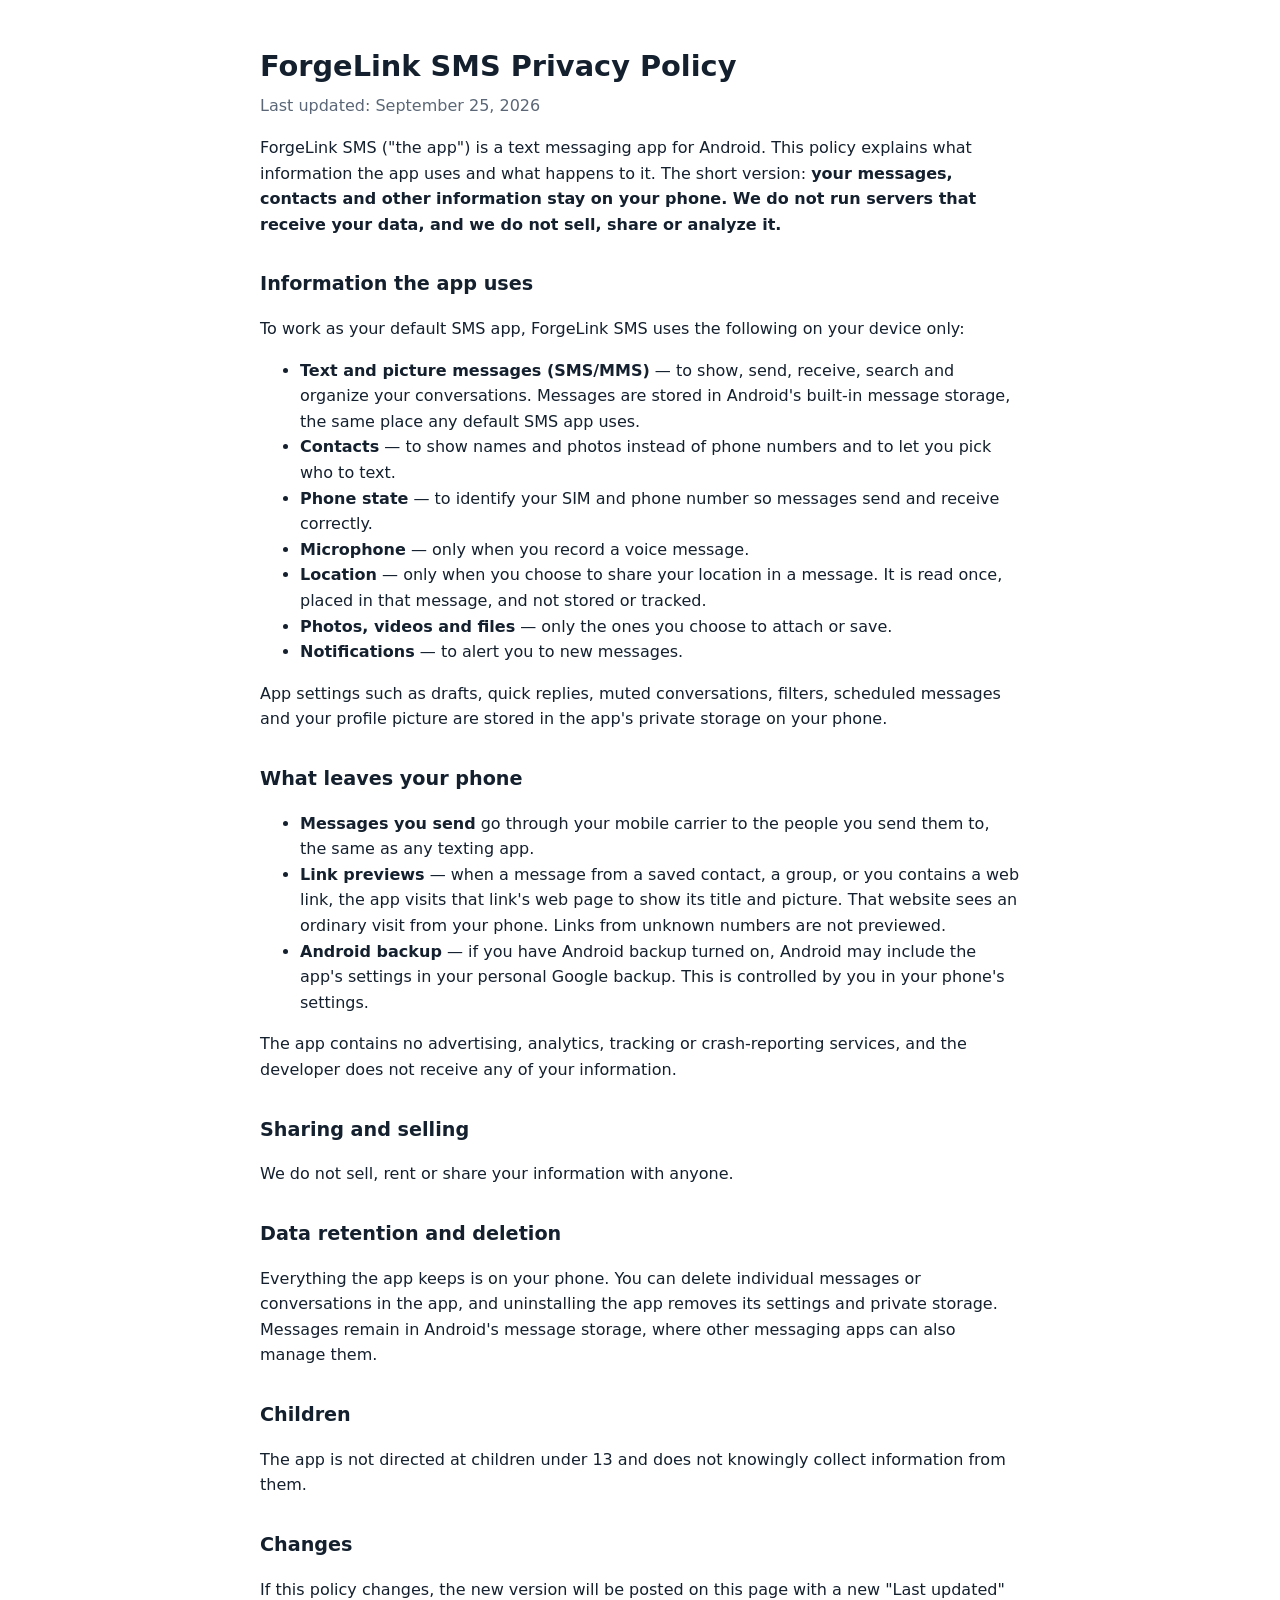
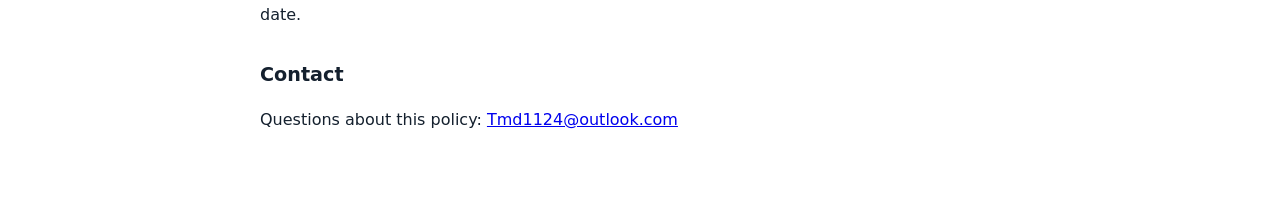
<file: docs/play-store/privacy-policy.html>
<!doctype html>
<html lang="en">
<head>
<meta charset="utf-8">
<meta name="viewport" content="width=device-width, initial-scale=1">
<title>ForgeLink SMS Privacy Policy</title>
<style>
  body { font: 16px/1.6 system-ui, -apple-system, "Segoe UI", Roboto, sans-serif; max-width: 760px; margin: 0 auto; padding: 24px 16px 64px; color: #14202e; background: #fff; }
  h1 { font-size: 1.8rem; margin-bottom: 0; }
  h2 { font-size: 1.2rem; margin-top: 2rem; }
  .updated { color: #5b6776; margin-top: 4px; }
  @media (prefers-color-scheme: dark) { body { color: #e6ecf1; background: #0e141b; } .updated { color: #a9b5c1; } a { color: #7cc4ff; } }
</style>
</head>
<body>
<h1>ForgeLink SMS Privacy Policy</h1>
<p class="updated">Last updated: September 25, 2026</p>

<p>ForgeLink SMS ("the app") is a text messaging app for Android. This policy explains what information the app uses and what happens to it. The short version: <strong>your messages, contacts and other information stay on your phone. We do not run servers that receive your data, and we do not sell, share or analyze it.</strong></p>

<h2>Information the app uses</h2>
<p>To work as your default SMS app, ForgeLink SMS uses the following on your device only:</p>
<ul>
  <li><strong>Text and picture messages (SMS/MMS)</strong> — to show, send, receive, search and organize your conversations. Messages are stored in Android's built-in message storage, the same place any default SMS app uses.</li>
  <li><strong>Contacts</strong> — to show names and photos instead of phone numbers and to let you pick who to text.</li>
  <li><strong>Phone state</strong> — to identify your SIM and phone number so messages send and receive correctly.</li>
  <li><strong>Microphone</strong> — only when you record a voice message.</li>
  <li><strong>Location</strong> — only when you choose to share your location in a message. It is read once, placed in that message, and not stored or tracked.</li>
  <li><strong>Photos, videos and files</strong> — only the ones you choose to attach or save.</li>
  <li><strong>Notifications</strong> — to alert you to new messages.</li>
</ul>
<p>App settings such as drafts, quick replies, muted conversations, filters, scheduled messages and your profile picture are stored in the app's private storage on your phone.</p>

<h2>What leaves your phone</h2>
<ul>
  <li><strong>Messages you send</strong> go through your mobile carrier to the people you send them to, the same as any texting app.</li>
  <li><strong>Link previews</strong> — when a message from a saved contact, a group, or you contains a web link, the app visits that link's web page to show its title and picture. That website sees an ordinary visit from your phone. Links from unknown numbers are not previewed.</li>
  <li><strong>Android backup</strong> — if you have Android backup turned on, Android may include the app's settings in your personal Google backup. This is controlled by you in your phone's settings.</li>
</ul>
<p>The app contains no advertising, analytics, tracking or crash-reporting services, and the developer does not receive any of your information.</p>

<h2>Sharing and selling</h2>
<p>We do not sell, rent or share your information with anyone.</p>

<h2>Data retention and deletion</h2>
<p>Everything the app keeps is on your phone. You can delete individual messages or conversations in the app, and uninstalling the app removes its settings and private storage. Messages remain in Android's message storage, where other messaging apps can also manage them.</p>

<h2>Children</h2>
<p>The app is not directed at children under 13 and does not knowingly collect information from them.</p>

<h2>Changes</h2>
<p>If this policy changes, the new version will be posted on this page with a new "Last updated" date.</p>

<h2>Contact</h2>
<p>Questions about this policy: <a href="mailto:Tmd1124@outlook.com">Tmd1124@outlook.com</a></p>
</body>
</html>
</file>
